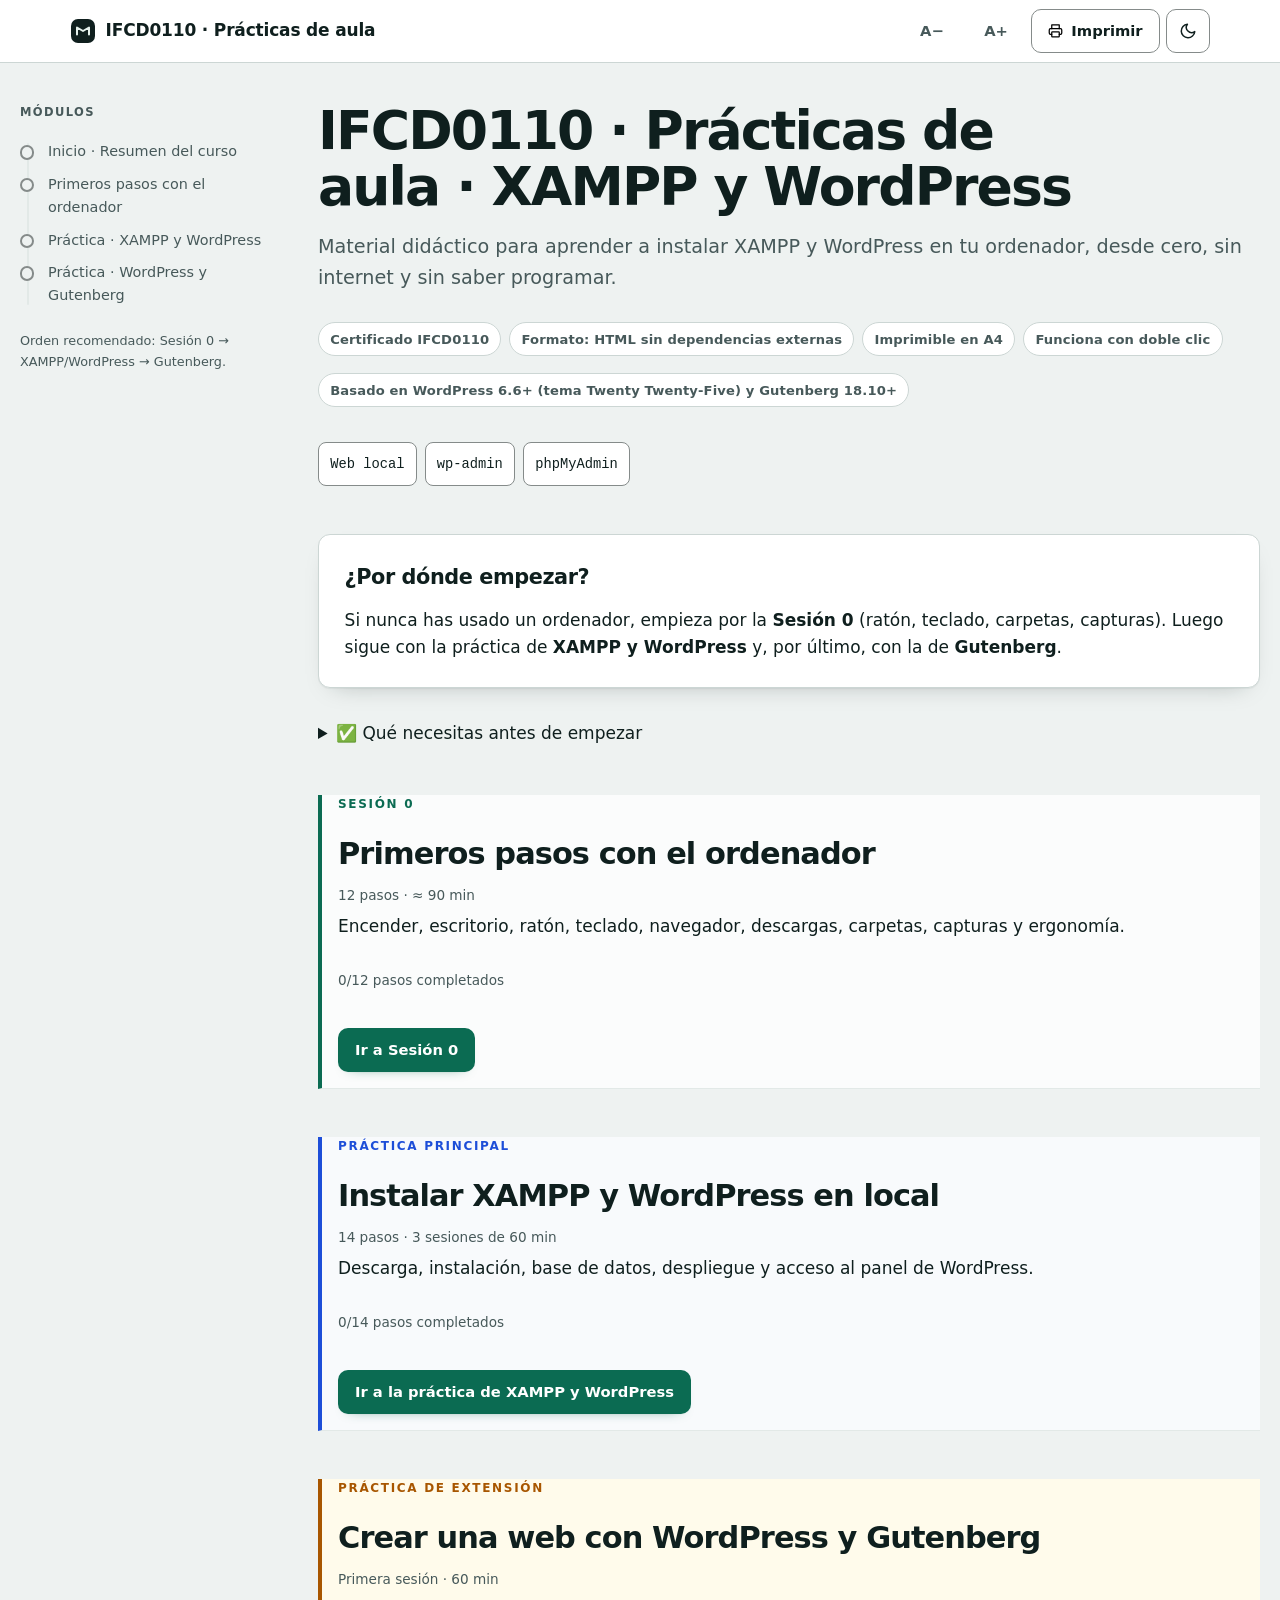
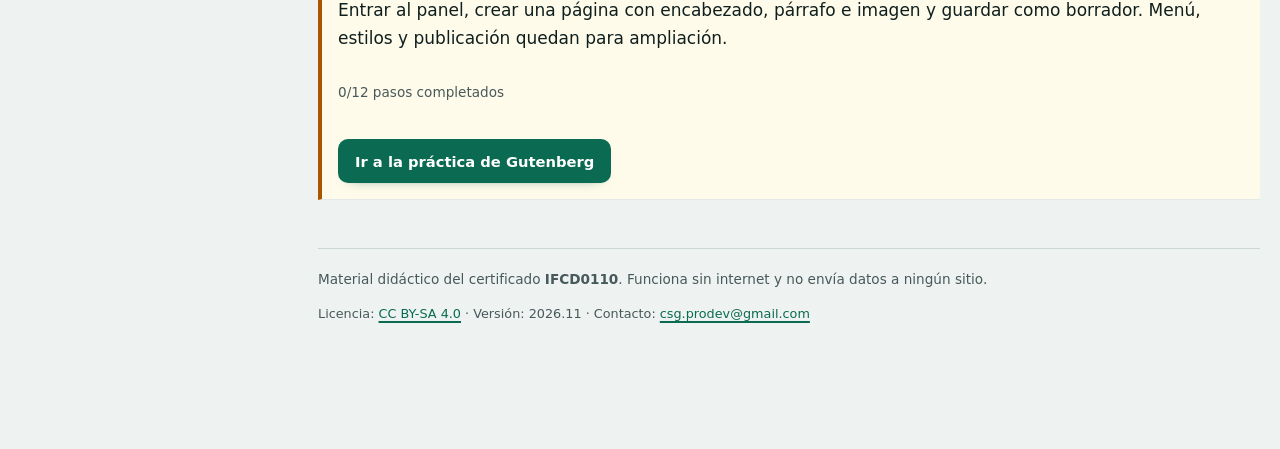
<file: index.html>
<!doctype html>
<html lang="es">
  <head>
    <meta charset="utf-8" />
    <meta name="viewport" content="width=device-width, initial-scale=1" />
    <meta name="color-scheme" content="light dark" />
    <meta name="wordpress-version" content="6.6+" />
    <meta name="gutenberg-version" content="18.10+" />
    <title>IFCD0110 · Prácticas de aula · XAMPP y WordPress</title>
    <link rel="stylesheet" href="assets/css/shared.css" />
    <link rel="icon" type="image/svg+xml" href="assets/svg/favicon.svg" />
    <script>
      try {
        var t = localStorage.getItem("ifct0510-theme.v1");
        if (t === "light" || t === "dark") {
          document.documentElement.setAttribute("data-theme", t);
        }
      } catch (e) {}
    </script>
  </head>
  <body>
    <a class="skip" href="#contenido">Saltar al contenido</a>
    <header class="topbar">
      <div class="topbar__in">
        <div class="brand">
          <img src="assets/svg/logo.svg" width="26" height="26" alt="" aria-hidden="true" />
          <span>IFCD0110 · Prácticas de aula</span>
        </div>
        <div class="tools">
          <button class="btn btn--quiet noprint" type="button" id="font-minus" aria-label="Reducir el tamaño de la letra">A−</button>
          <button class="btn btn--quiet noprint" type="button" id="font-plus" aria-label="Aumentar el tamaño de la letra">A+</button>
          <button class="btn" type="button" id="print-btn"><img src="assets/svg/print.svg" width="15" height="15" alt="" aria-hidden="true" /> Imprimir</button>
          <button class="btn theme-toggle noprint" type="button" id="theme-toggle" aria-label="Cambiar a tema oscuro" title="Cambiar a tema oscuro">
            <svg class="theme-toggle__moon" width="18" height="18" viewBox="0 0 24 24" fill="none" stroke="currentColor" stroke-width="2" stroke-linecap="round" stroke-linejoin="round" aria-hidden="true"><path d="M21 12.79A9 9 0 1 1 11.21 3 7 7 0 0 0 21 12.79z" /></svg>
            <svg class="theme-toggle__sun" width="18" height="18" viewBox="0 0 24 24" fill="none" stroke="currentColor" stroke-width="2" stroke-linecap="round" stroke-linejoin="round" aria-hidden="true"><circle cx="12" cy="12" r="4" /><path d="M12 2v2M12 20v2M4.9 4.9l1.4 1.4M17.7 17.7l1.4 1.4M2 12h2M20 12h2M6.3 17.7l-1.4 1.4M19.1 4.9l-1.4 1.4" /></svg>
          </button>
        </div>
      </div>
    </header>
    <div class="shell">
      <nav class="rail noprint" aria-label="Módulos del curso">
        <h2>Módulos</h2>
        <ol>
          <li><a href="index.html" aria-current="page">Inicio · Resumen del curso</a></li>
          <li><a href="sesion-0/index.html">Primeros pasos con el ordenador</a></li>
          <li><a href="practica-xampp/index.html">Práctica · XAMPP y WordPress</a></li>
          <li><a href="practica-gutenberg/index.html">Práctica · WordPress y Gutenberg</a></li>
        </ol>
        <p class="rail__intro">Orden recomendado: Sesión 0 → XAMPP/WordPress → Gutenberg.</p>
      </nav>
      <main id="contenido" tabindex="-1">
        <section class="hero">
          <h1>IFCD0110 · Prácticas de aula · XAMPP y WordPress</h1>
          <p class="lead">Material didáctico para aprender a instalar XAMPP y WordPress en tu ordenador, desde cero, sin internet y sin saber programar.</p>
          <ul class="meta">
            <li>Certificado IFCD0110</li>
            <li>Formato: HTML sin dependencias externas</li>
            <li>Imprimible en A4</li>
            <li>Funciona con doble clic</li>
            <li>Basado en <strong>WordPress 6.6+</strong> (tema Twenty Twenty-Five) y <strong>Gutenberg 18.10+</strong></li>
          </ul>
          <div class="chiprow" style="margin-top:1rem">
            <button class="chip" data-copy="http://localhost/miwordpress/"><span>Web local</span></button>
            <button class="chip" data-copy="http://localhost/miwordpress/wp-admin/"><span>wp-admin</span></button>
            <button class="chip" data-copy="http://localhost/phpmyadmin/"><span>phpMyAdmin</span></button>
          </div>
        </section>
        <div class="block">
          <h2>¿Por dónde empezar?</h2>
          <p>Si nunca has usado un ordenador, empieza por la <strong>Sesión 0</strong> (ratón, teclado, carpetas, capturas). Luego sigue con la práctica de <strong>XAMPP y WordPress</strong> y, por último, con la de <strong>Gutenberg</strong>.</p>
        </div>
        <details class="preflight" style="margin:2rem 0">
          <summary>✅ Qué necesitas antes de empezar</summary>
          <ul style="margin:1rem 0 0 1.4em; padding:0; list-style:disc">
            <li>Windows 10/11, macOS 12+, o Linux (probado en Ubuntu 22.04)</li>
            <li>2 GB RAM libres · 1 GB disco · Pantalla 1366×768 mínimo</li>
            <li>Navegador actual (Chrome/Edge/Firefox/Safari) · <strong>Sin internet necesario</strong></li>
            <li>Permisos de administrador (para instalar XAMPP)</li>
          </ul>
        </details>
        <section class="part part--sesion-0">
          <span class="part__k">Sesión 0</span>
          <div class="part__content">
            <h2>Primeros pasos con el ordenador</h2>
            <span class="part__time">12 pasos · ≈ 90 min</span>
            <p>Encender, escritorio, ratón, teclado, navegador, descargas, carpetas, capturas y ergonomía.</p>
            <span class="part__progress" aria-live="polite" style="font-size:.85rem; color:var(--ink-2); margin-top:.4rem;"><span id="prog-sesion0">0/12</span> pasos completados</span>
          </div>
          <div class="part__actions">
            <a class="btn btn--solid" href="sesion-0/index.html" id="cta-sesion0">Ir a Sesión 0</a>
            <a class="btn btn--quiet" href="" id="continue-sesion0" style="display:none" aria-label="Continuar donde lo dejaste"></a>
          </div>
        </section>
        <section class="part part--xampp">
          <span class="part__k">Práctica principal</span>
          <div class="part__content">
            <h2>Instalar XAMPP y WordPress en local</h2>
            <span class="part__time">14 pasos · 3 sesiones de 60 min</span>
            <p>Descarga, instalación, base de datos, despliegue y acceso al panel de WordPress.</p>
            <span class="part__progress" aria-live="polite" style="font-size:.85rem; color:var(--ink-2); margin-top:.4rem;"><span id="prog-xampp">0/14</span> pasos completados</span>
          </div>
          <div class="part__actions">
            <a class="btn btn--solid" href="practica-xampp/index.html" id="cta-xampp">Ir a la práctica de XAMPP y WordPress</a>
            <a class="btn btn--quiet" href="" id="continue-xampp" style="display:none" aria-label="Continuar donde lo dejaste"></a>
          </div>
        </section>
        <section class="part part--gutenberg">
          <span class="part__k">Práctica de extensión</span>
          <div class="part__content">
            <h2>Crear una web con WordPress y Gutenberg</h2>
            <span class="part__time">Primera sesión · 60 min</span>
            <p>Entrar al panel, crear una página con encabezado, párrafo e imagen y guardar como borrador. Menú, estilos y publicación quedan para ampliación.</p>
            <span class="part__progress" aria-live="polite" style="font-size:.85rem; color:var(--ink-2); margin-top:.4rem;"><span id="prog-gutenberg">0/12</span> pasos completados</span>
          </div>
          <div class="part__actions">
            <a class="btn btn--solid" href="practica-gutenberg/index.html" id="cta-gutenberg">Ir a la práctica de Gutenberg</a>
            <a class="btn btn--quiet" href="" id="continue-gutenberg" style="display:none" aria-label="Continuar donde lo dejaste"></a>
          </div>
        </section>
        <footer class="end">
          <p>Material didáctico del certificado <strong>IFCD0110</strong>. Funciona sin internet y no envía datos a ningún sitio.</p>
          <p style="margin-top:.5rem; font-size:.8rem; color:var(--ink-2);">Licencia: <a href="https://creativecommons.org/licenses/by-sa/4.0/" rel="license">CC BY-SA 4.0</a> · Versión: 2026.11 · Contacto: <a href="mailto:csg.prodev@gmail.com">csg.prodev@gmail.com</a></p>
        </footer>
      </main>
    </div>
    <button class="back-to-top" aria-label="Volver arriba" hidden><svg viewBox="0 0 24 24" fill="none" stroke="currentColor" stroke-width="2" stroke-linecap="round" stroke-linejoin="round" aria-hidden="true"><path d="M18 15l-6-6-6 6" /></svg></button>
    <script>window.IFCD0110={key:"ifct0510-portada-progress.v1",fontKey:"ifct0510-portada-font.v1",total:0,sizes:["100%","112.5%","125%","137.5%"]};</script>
    <script src="assets/js/shared.js"></script>
    <script>
      (function(){
        var modules=[{key:'ifct0510-sesion-0-progress.v3',total:12,badgeId:'prog-sesion0',continueId:'continue-sesion0',baseHref:'sesion-0/index.html'},{key:'ifct0510-xampp-progress.v3',total:14,badgeId:'prog-xampp',continueId:'continue-xampp',baseHref:'practica-xampp/index.html'},{key:'ifct0510-gutenberg-progress.v3',total:12,badgeId:'prog-gutenberg',continueId:'continue-gutenberg',baseHref:'practica-gutenberg/index.html'}];
        modules.forEach(function(m){var raw=null;try{raw=localStorage.getItem(m.key);}catch(e){}if(!raw)return;var parsed=null;try{parsed=JSON.parse(raw);}catch(e){}if(!Array.isArray(parsed))return;var done=parsed.length;var badge=document.getElementById(m.badgeId);if(badge)badge.textContent=done+'/'+m.total;if(done>0&&done<m.total){var nextStep=done+1;var continueBtn=document.getElementById(m.continueId);if(continueBtn){continueBtn.href=m.baseHref+'#paso-'+nextStep;continueBtn.textContent='Continuar en Paso '+nextStep+' →';continueBtn.style.display='inline-flex';continueBtn.setAttribute('aria-label','Continuar en Paso '+nextStep+' de '+m.baseHref);}}});
      })();
    </script>
  </body>
</html>
</file>
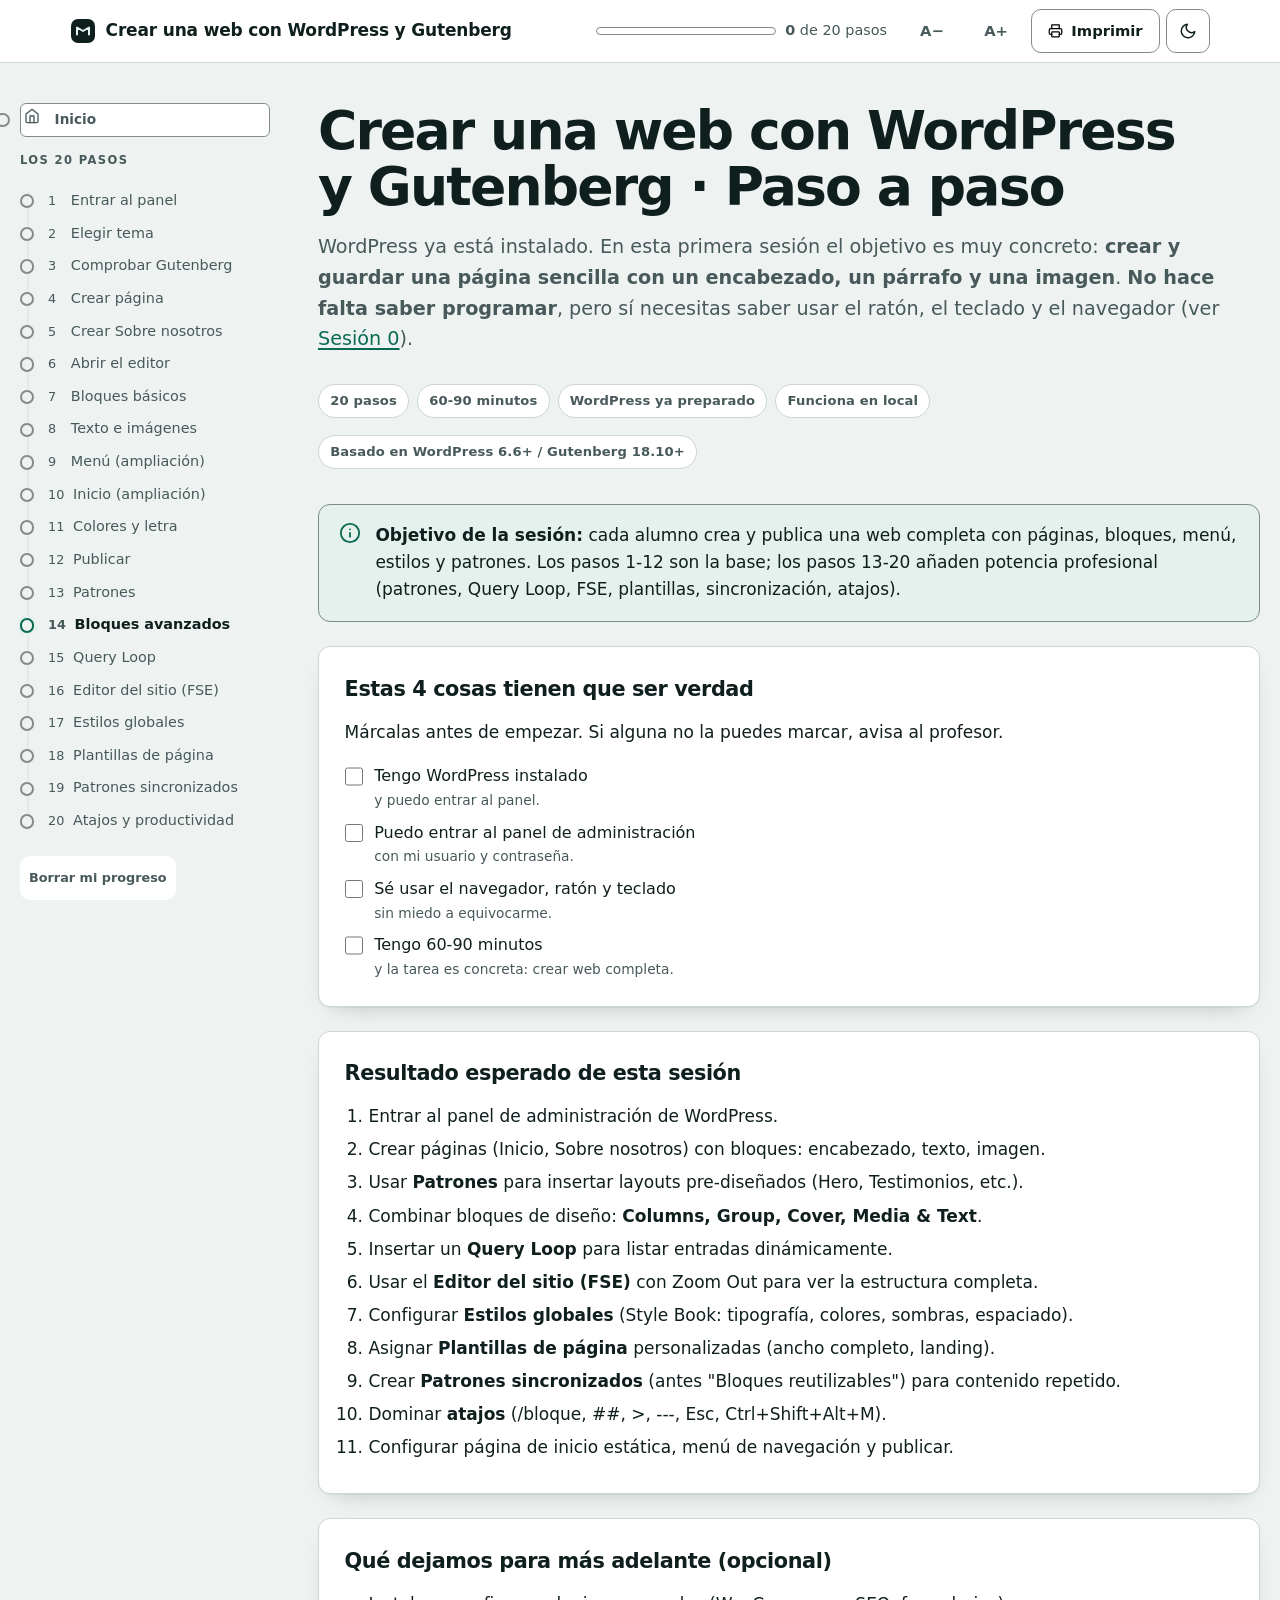
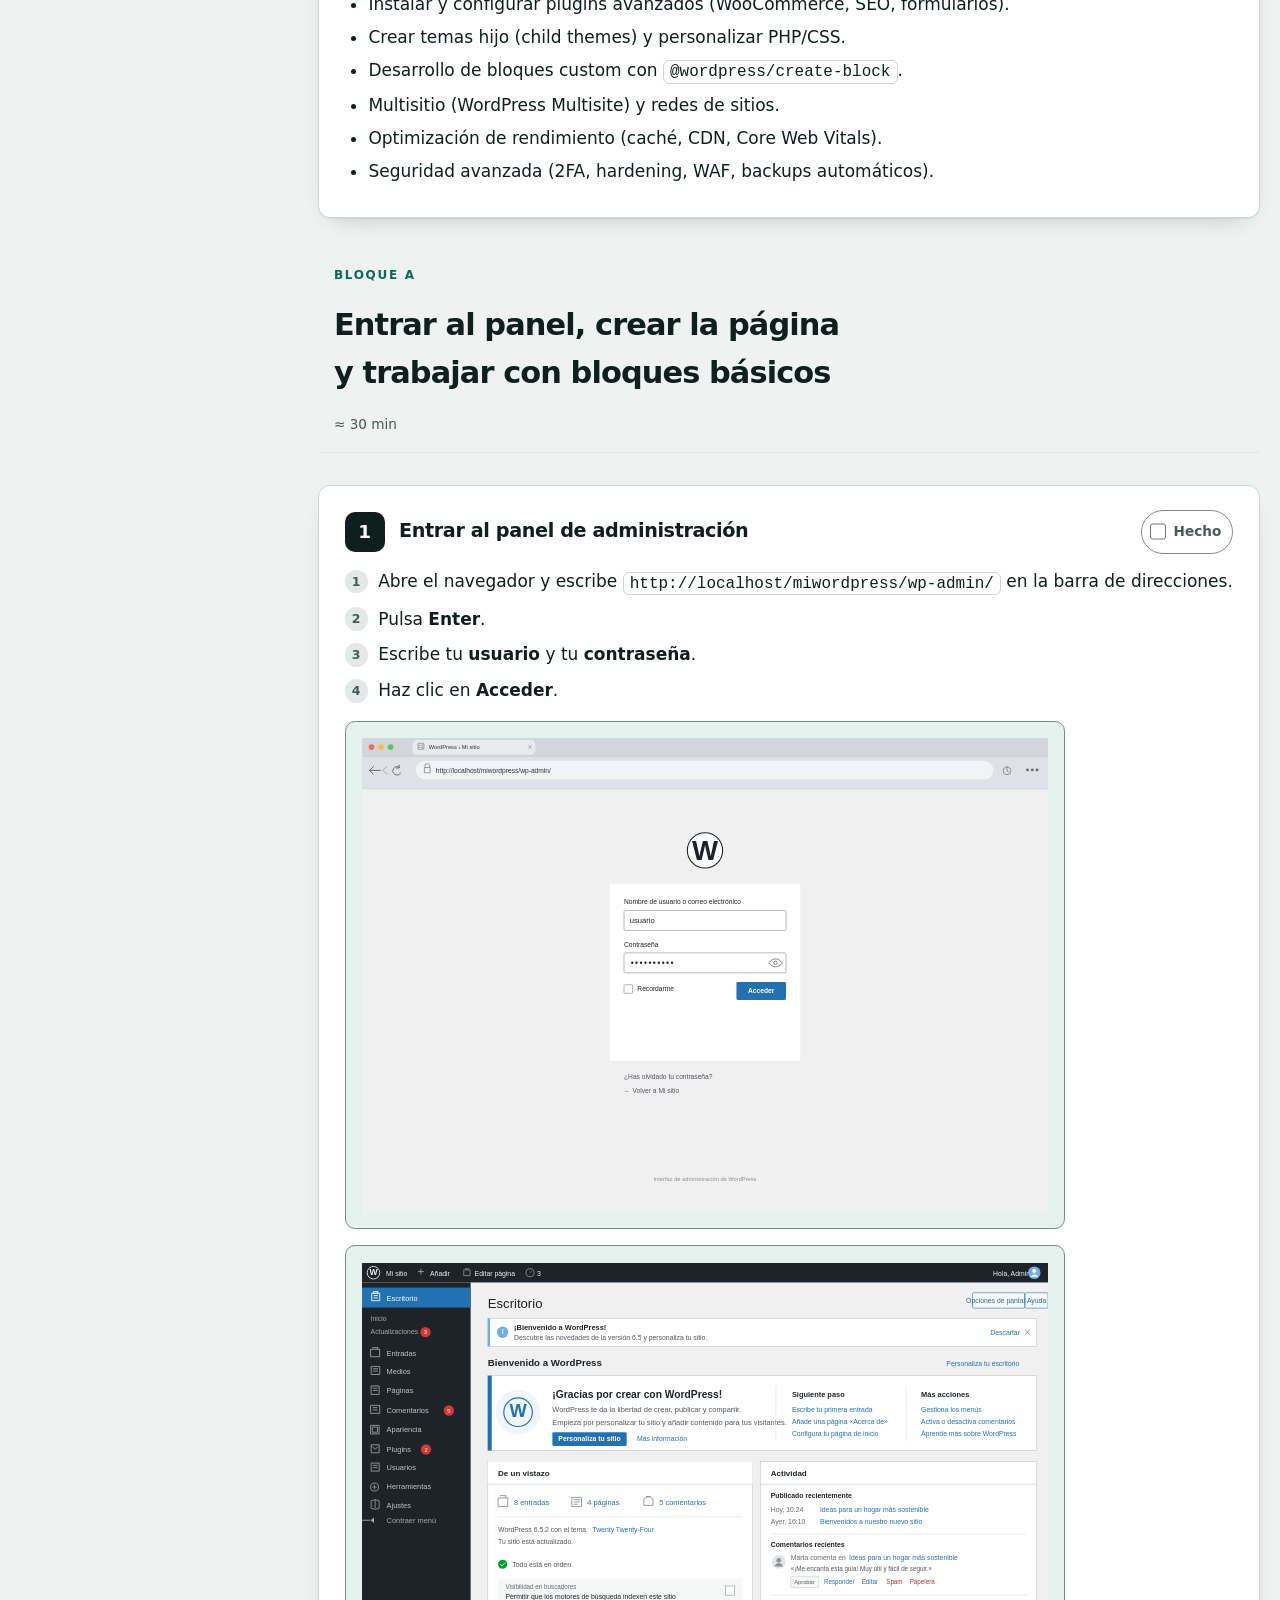
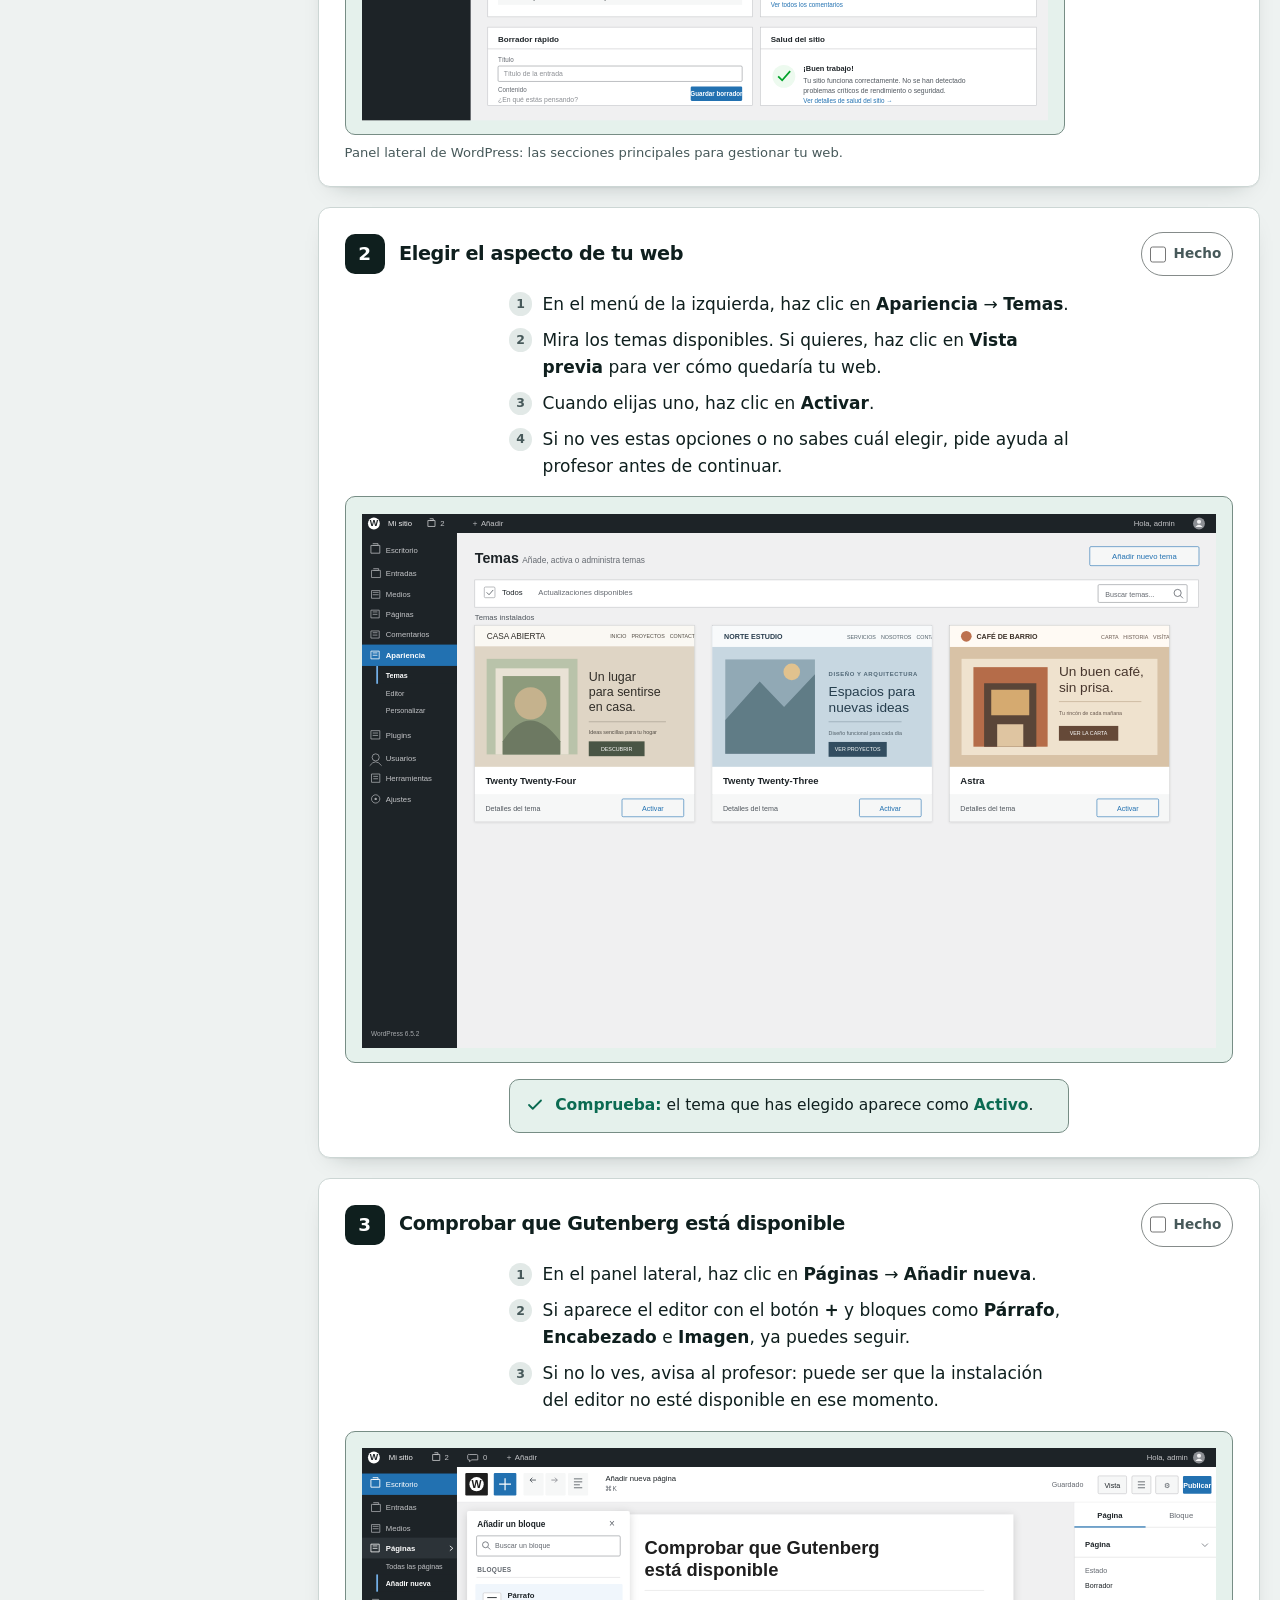
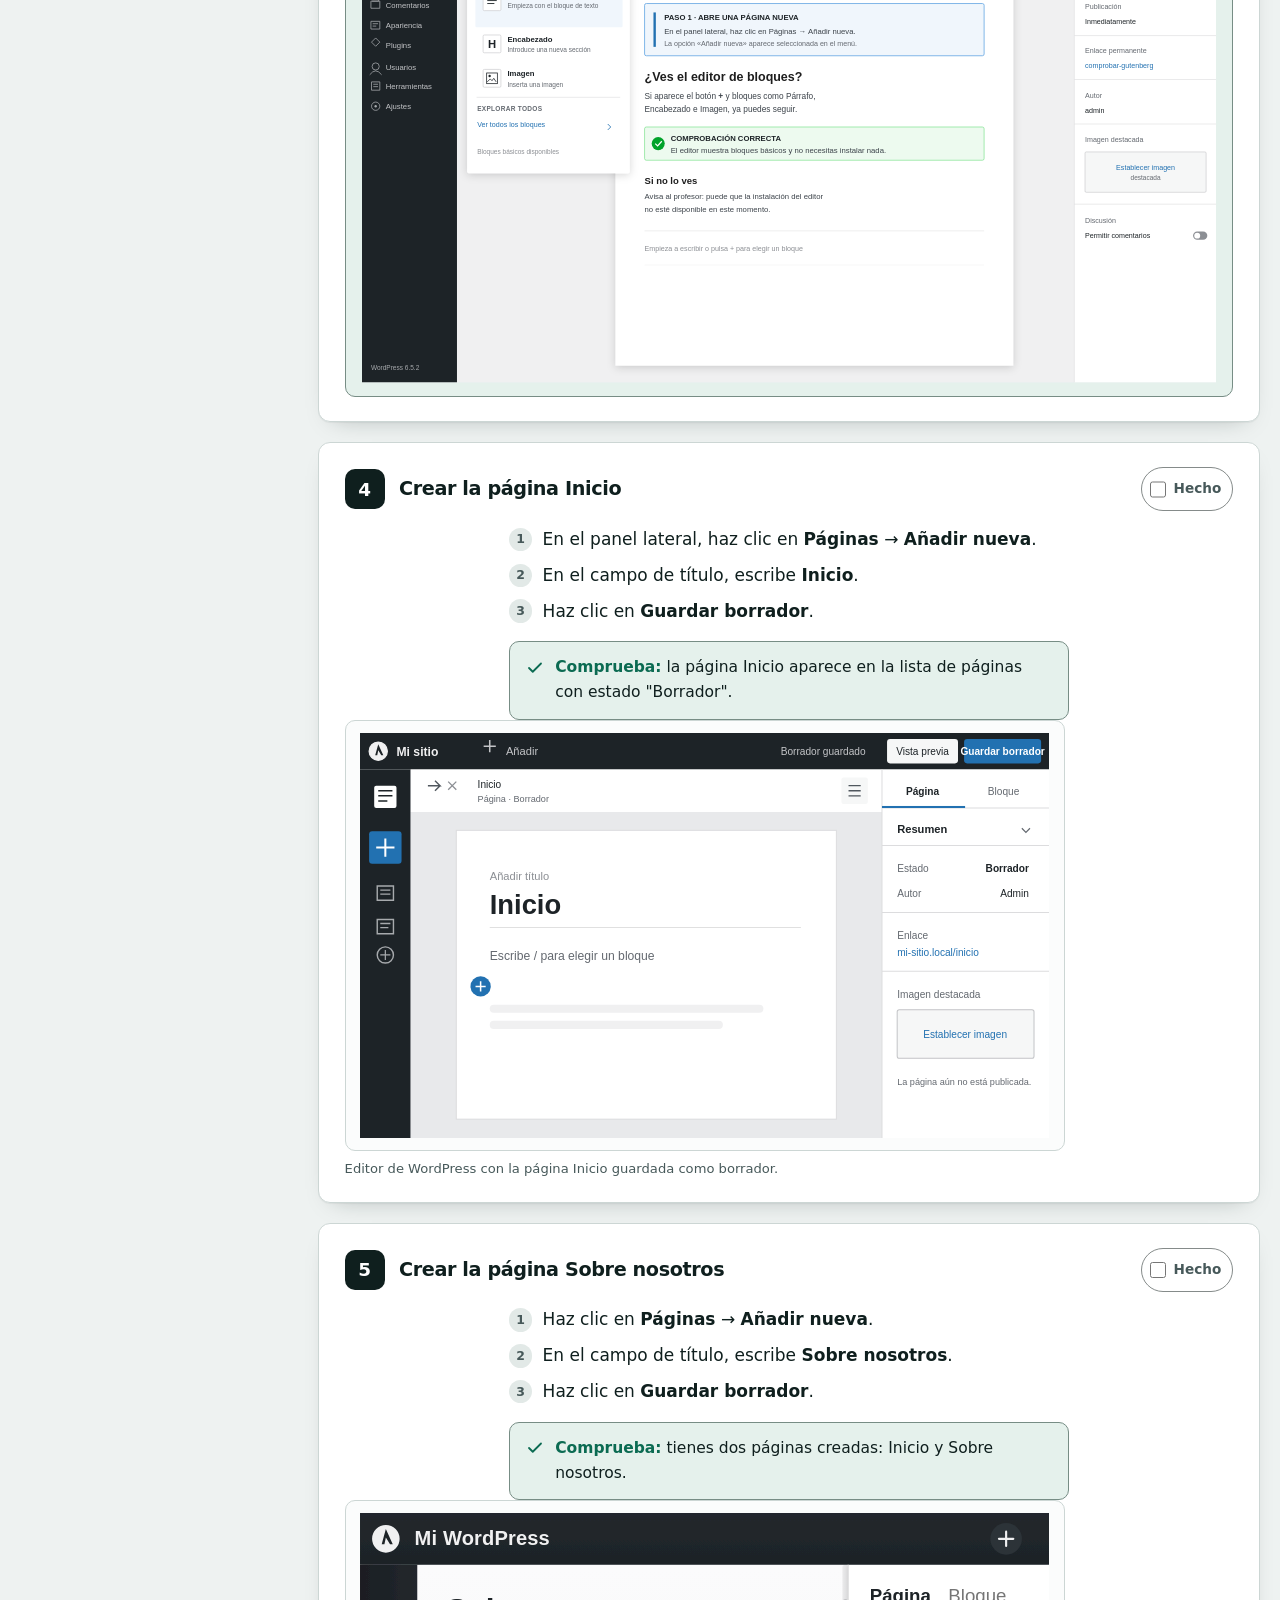
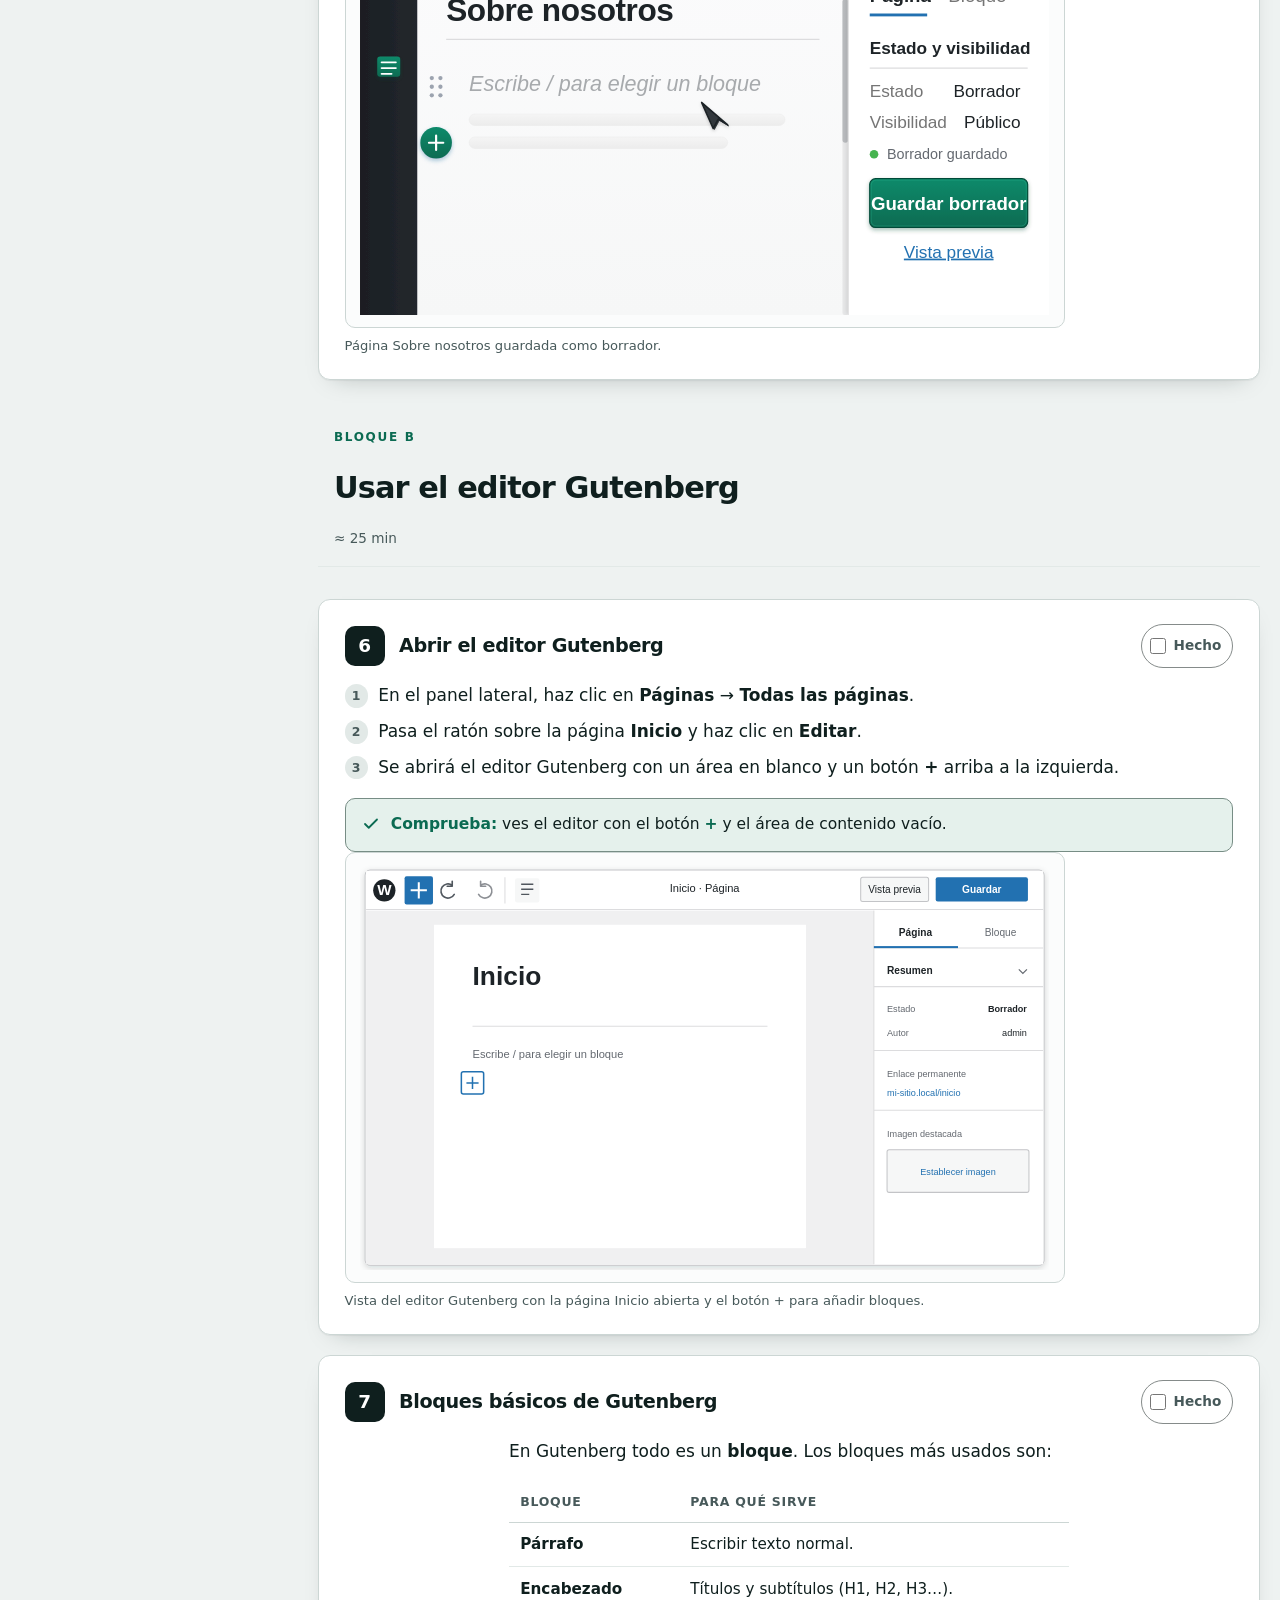
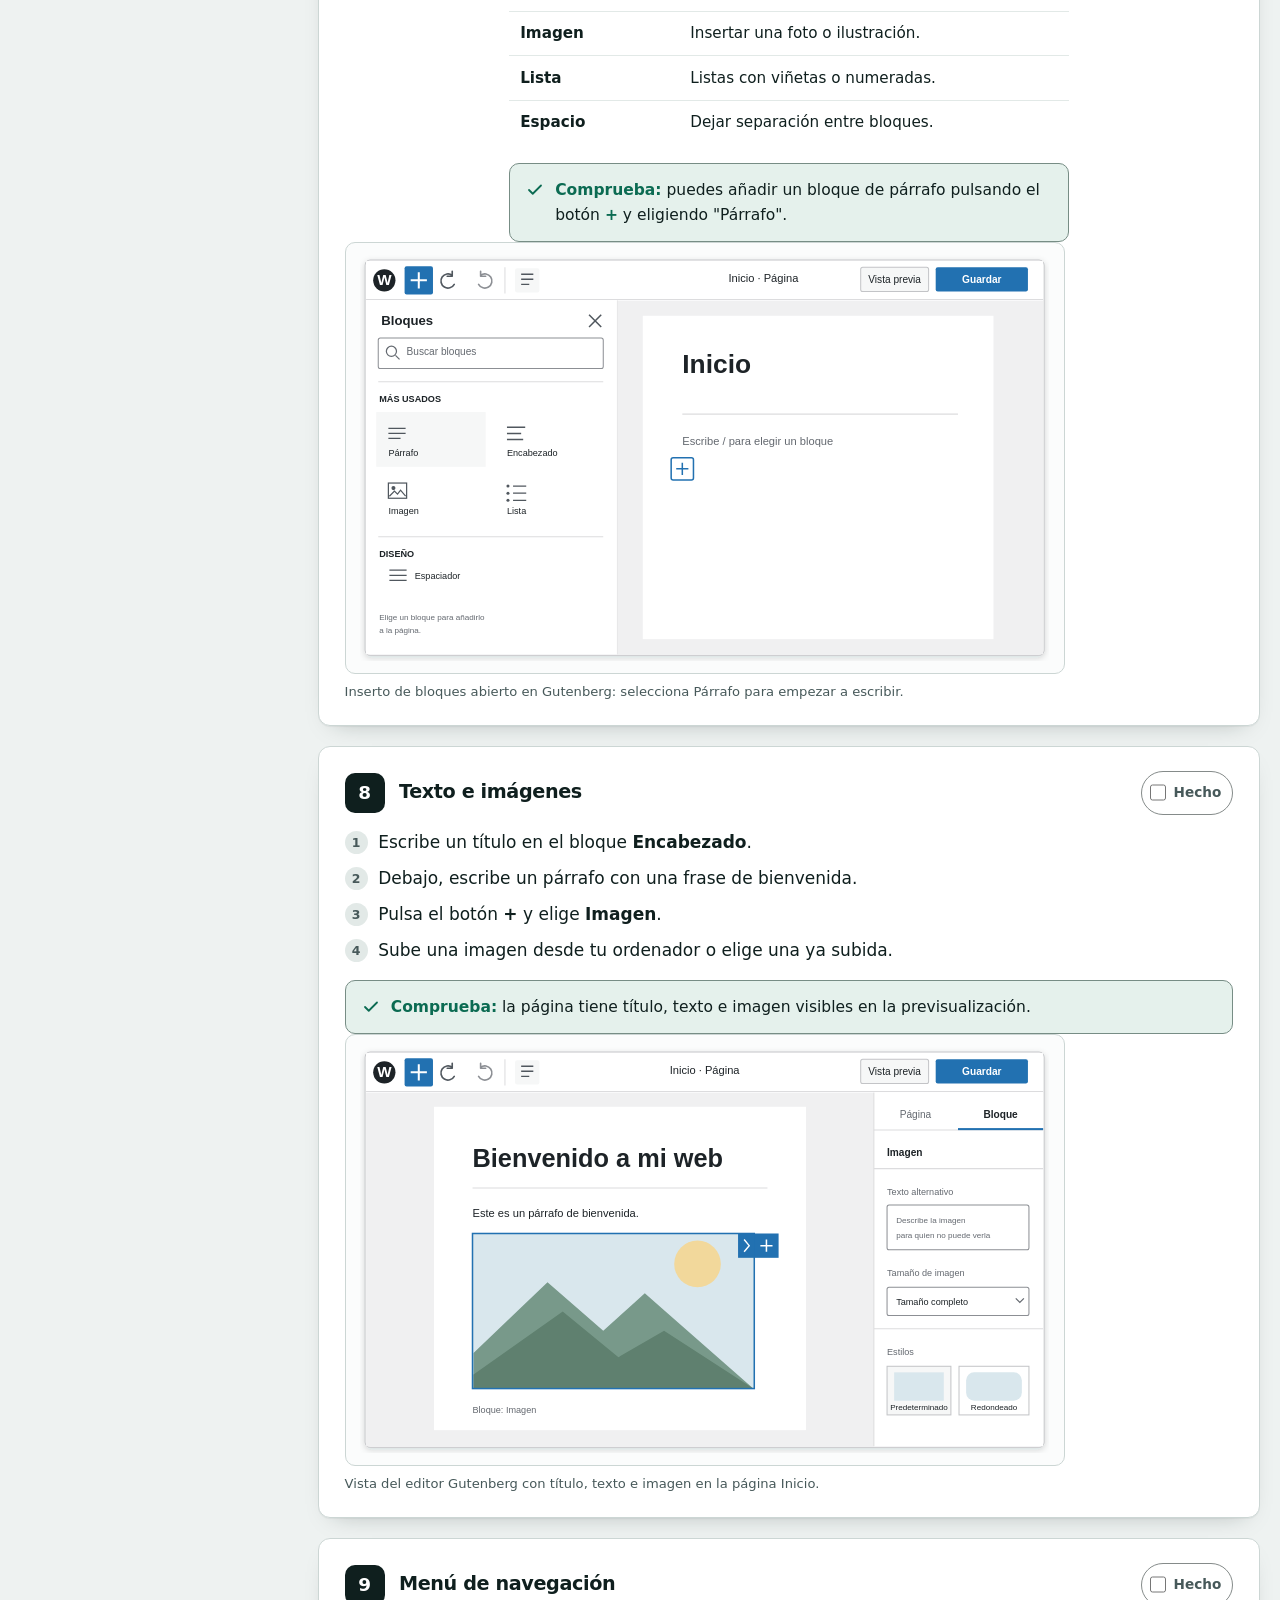
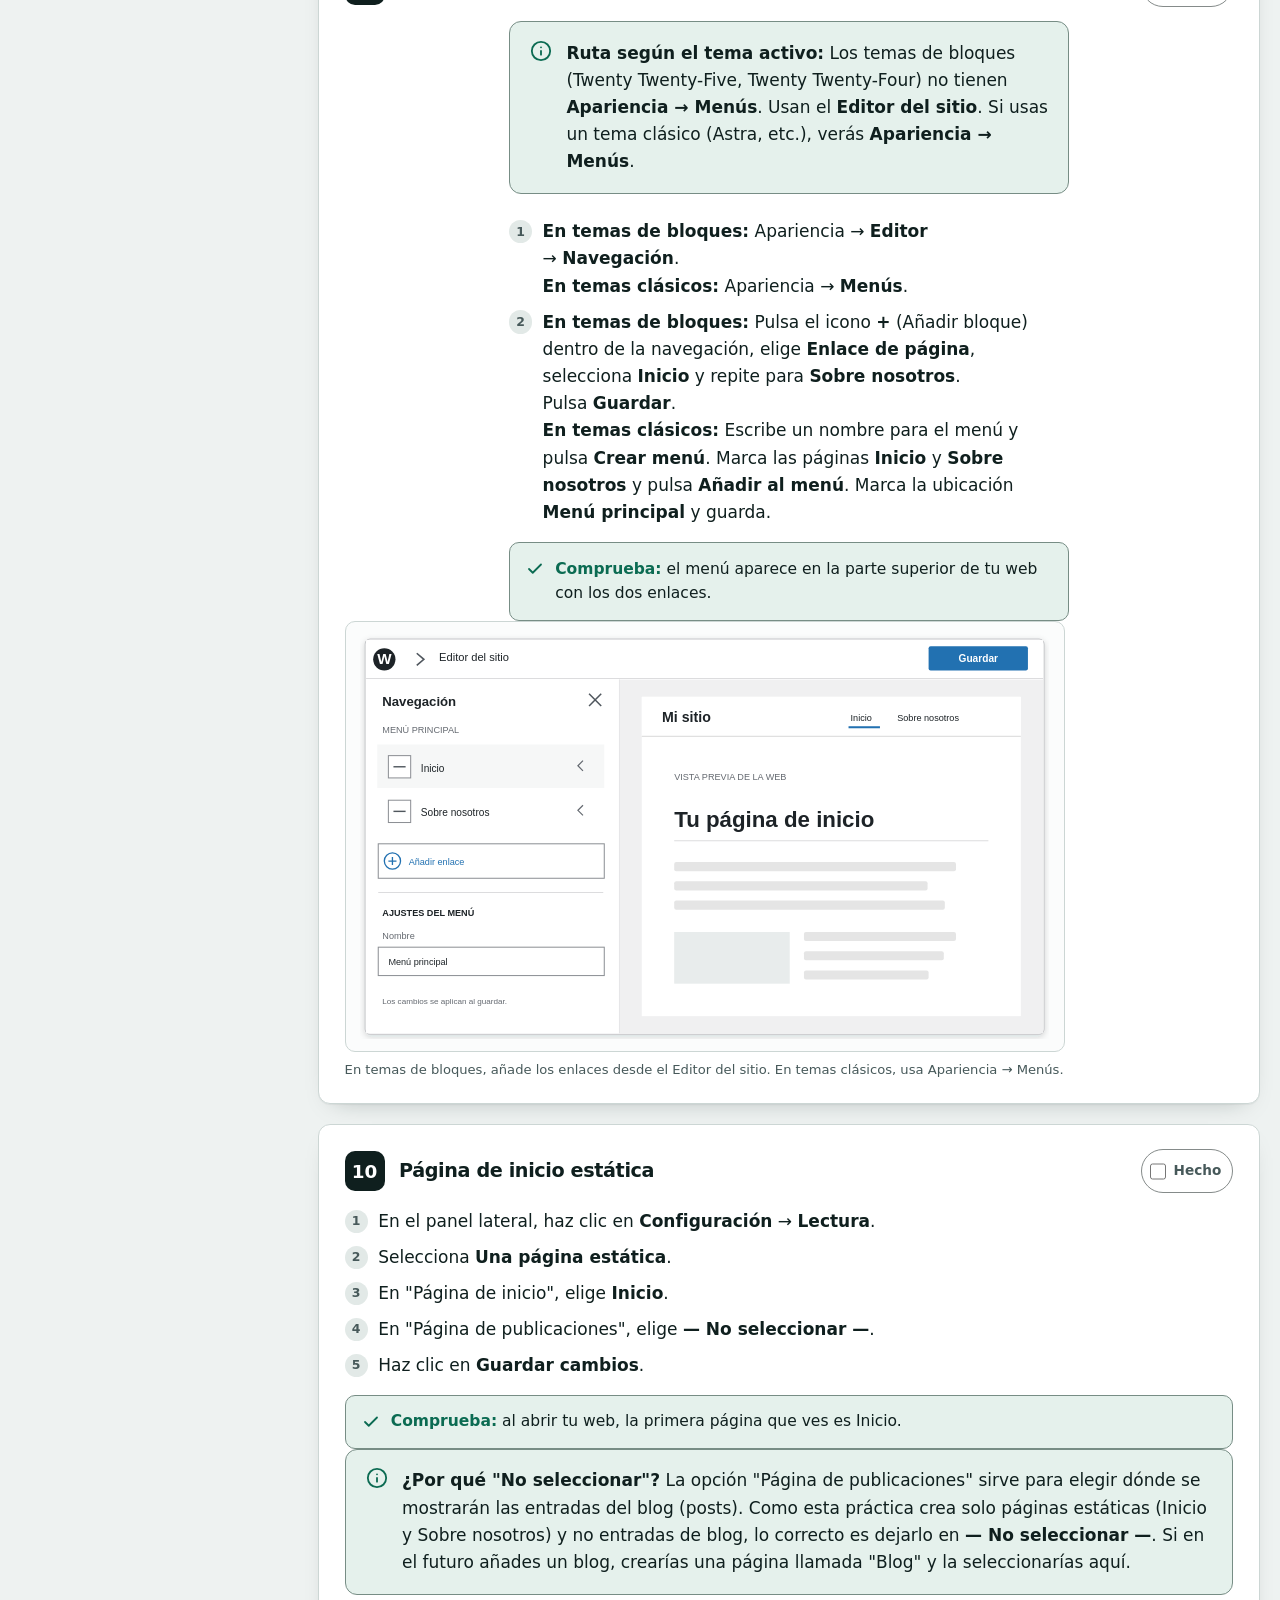
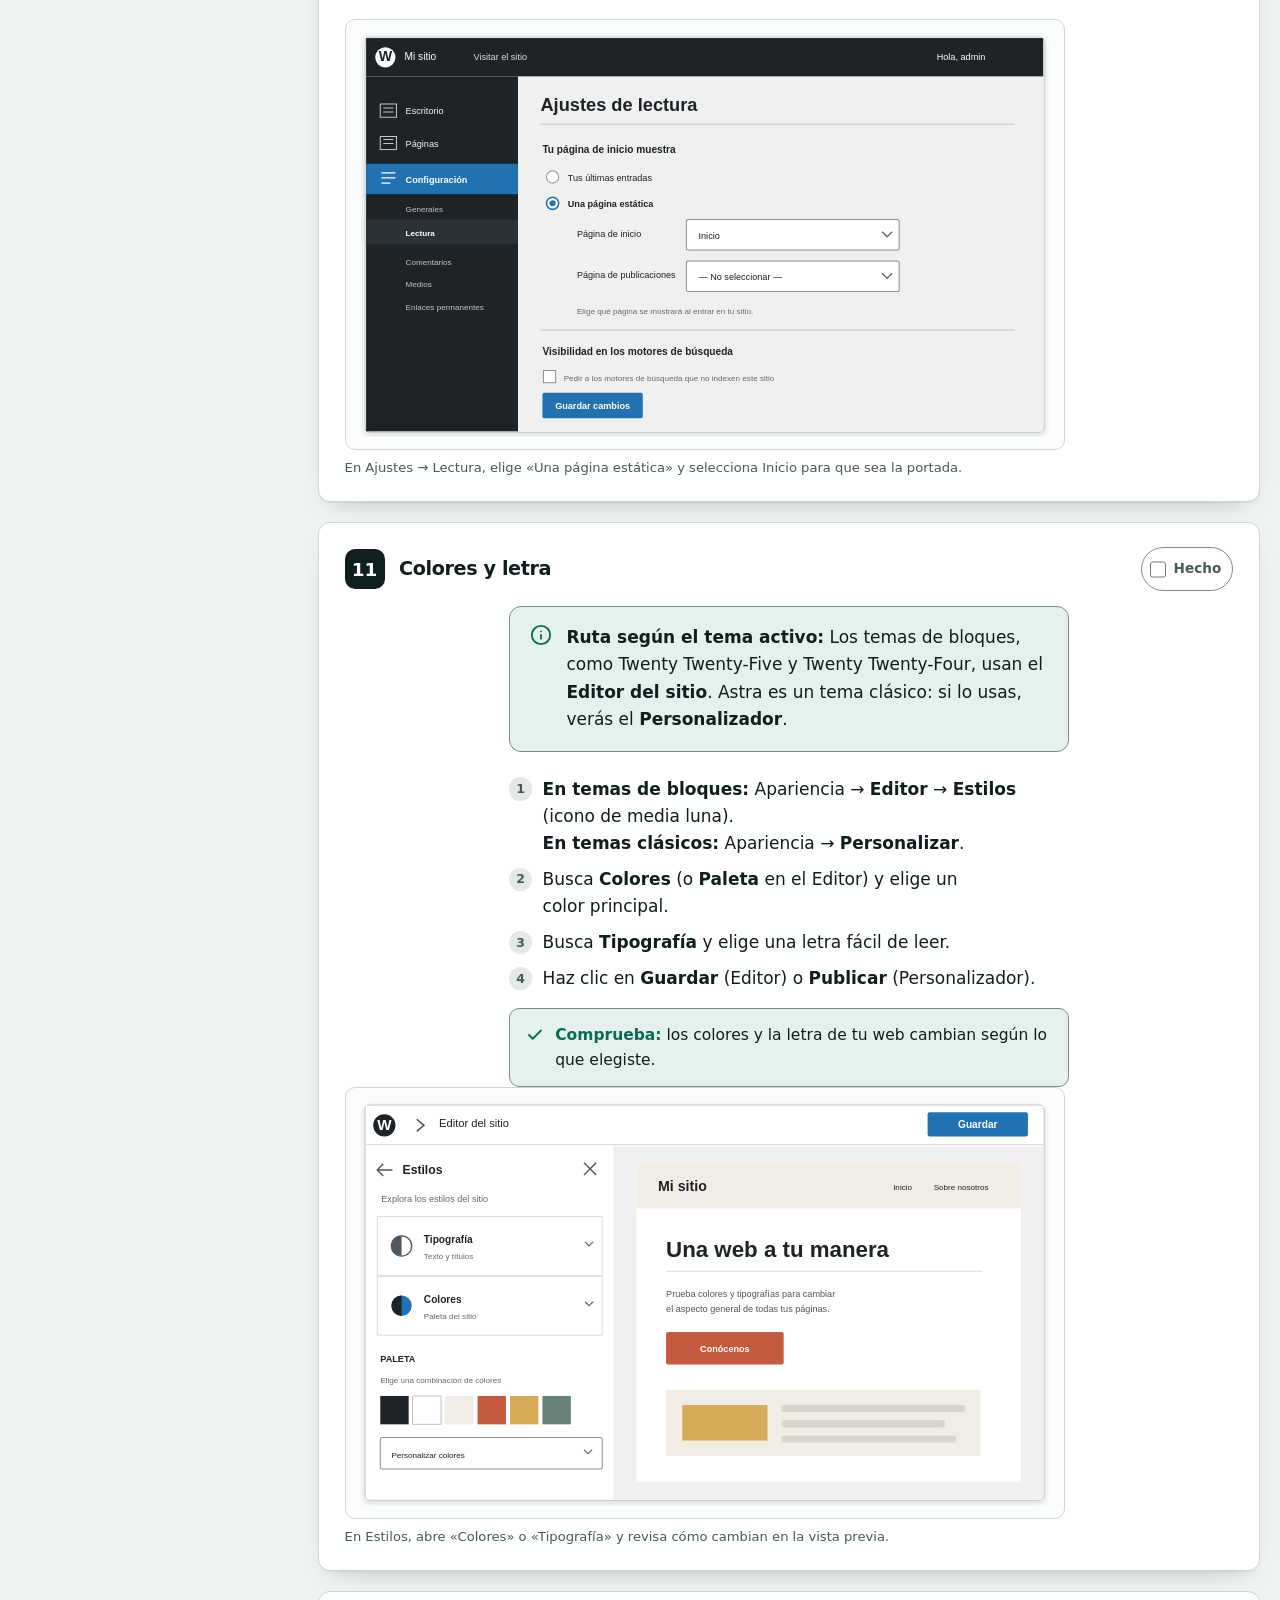
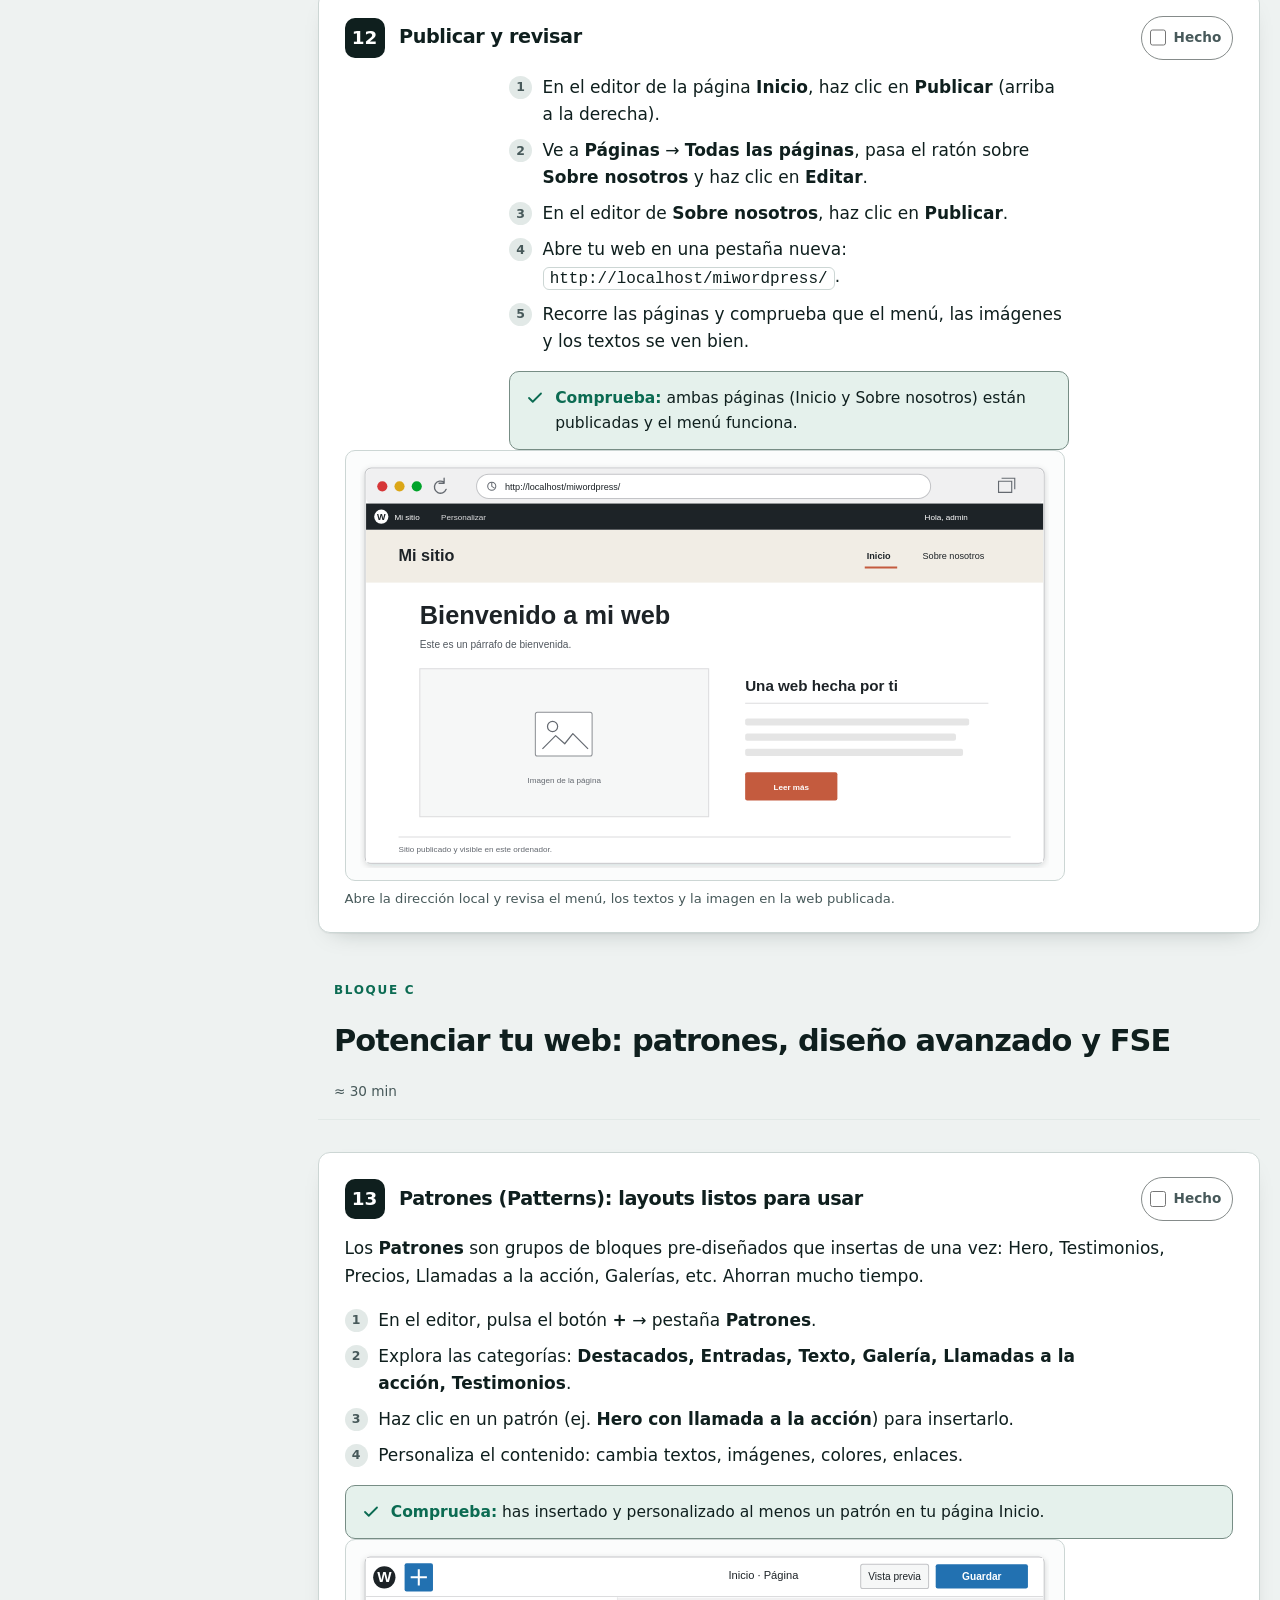
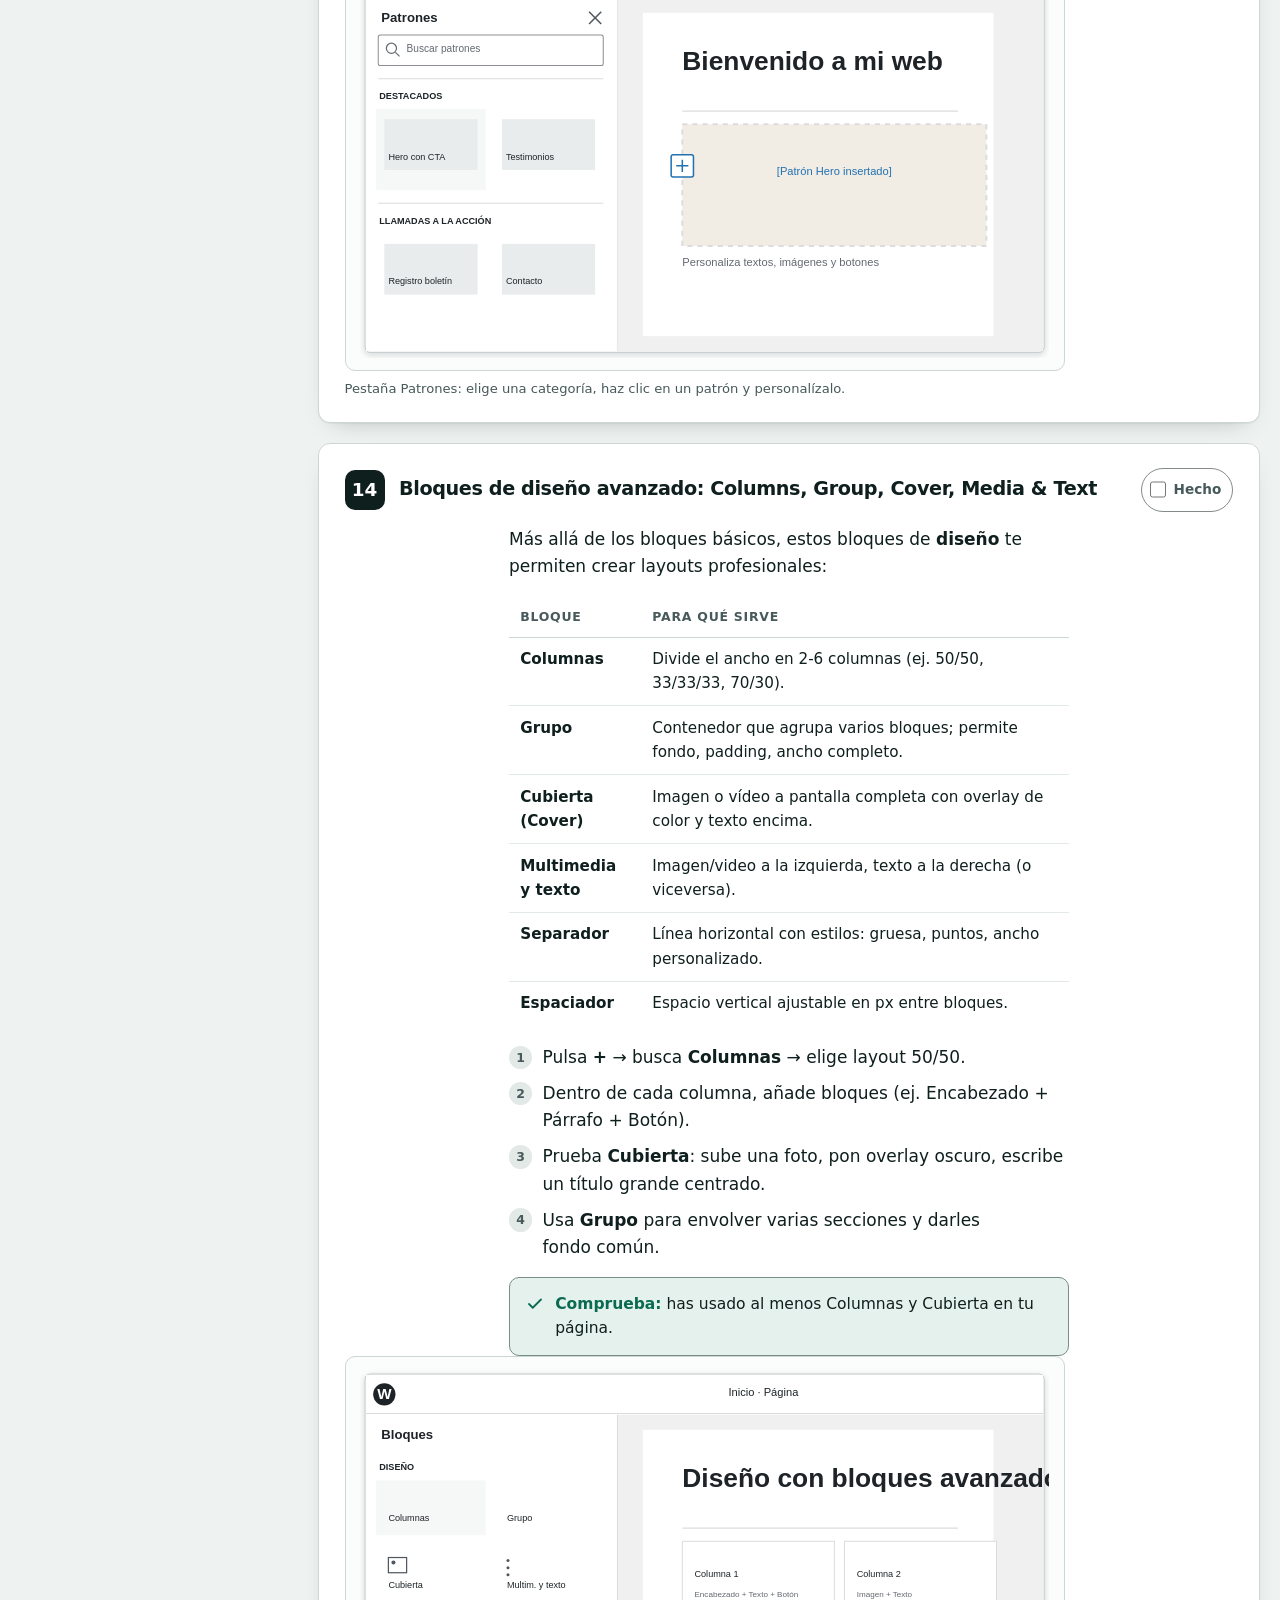
<file: practica-gutenberg/index.html>
﻿<!DOCTYPE html>
<html lang="es">
<head>
<meta charset="utf-8">
<meta name="viewport" content="width=device-width, initial-scale=1">
<meta name="color-scheme" content="light dark">
<title>Crear una web con WordPress y Gutenberg · Paso a paso</title>
<link rel="stylesheet" href="../assets/css/shared.css">
<link rel="icon" type="image/svg+xml" href="../assets/svg/favicon.svg">
<script>
  /* Aplica el tema guardado antes del primer pintado, para que la pagina no
     parpadee al abrirla. Si no hay tema guardado, el CSS usa la preferencia
     del sistema: esta pagina tambien funciona sin JavaScript. */
  try {
    var t = localStorage.getItem("ifct0510-theme.v1");
    if (t === "light" || t === "dark") {
      document.documentElement.setAttribute("data-theme", t);
    }
  } catch (e) {}
</script>
</head>
<body>
<a class="skip" href="#contenido">Saltar al contenido</a>

<header class="topbar">
  <div class="topbar__in">
    <div class="brand">
      <img src="../assets/svg/logo.svg" width="26" height="26" alt="" aria-hidden="true">
      <span>Crear una web con WordPress y Gutenberg</span>
    </div>
    <div class="meter" role="group" aria-label="Progreso de la sesión">
      <div class="meter__track" aria-hidden="true"><div class="meter__fill" id="bar"></div></div>
      <span><b id="count">0</b> de <span id="total">20</span> pasos</span>
    </div>
    <div class="tools">
      <button class="btn btn--quiet noprint" type="button" id="font-minus" aria-label="Reducir el tamaño de la letra">A−</button>
      <button class="btn btn--quiet noprint" type="button" id="font-plus" aria-label="Aumentar el tamaño de la letra">A+</button>
      <button class="btn" type="button" id="print-btn">
        <img src="../assets/svg/print.svg" width="15" height="15" alt="" aria-hidden="true">
        Imprimir
      </button>
      <button class="btn theme-toggle noprint" type="button" id="theme-toggle" aria-label="Cambiar a tema oscuro" title="Cambiar a tema oscuro">
        <svg class="theme-toggle__moon" width="18" height="18" viewBox="0 0 24 24" fill="none" stroke="currentColor" stroke-width="2" stroke-linecap="round" stroke-linejoin="round" aria-hidden="true"><path d="M21 12.79A9 9 0 1 1 11.21 3 7 7 0 0 0 21 12.79z"/></svg>
        <svg class="theme-toggle__sun" width="18" height="18" viewBox="0 0 24 24" fill="none" stroke="currentColor" stroke-width="2" stroke-linecap="round" stroke-linejoin="round" aria-hidden="true"><circle cx="12" cy="12" r="4"/><path d="M12 2v2M12 20v2M4.9 4.9l1.4 1.4M17.7 17.7l1.4 1.4M2 12h2M20 12h2M6.3 17.7l-1.4 1.4M19.1 4.9l-1.4 1.4"/></svg>
      </button>
    </div>
  </div>
</header>

<div class="shell">
  <nav class="rail noprint" aria-label="Índice de pasos">
    <a class="rail__home" href="../index.html" aria-label="Volver a la portada">
      <svg width="16" height="16" viewBox="0 0 24 24" fill="none" stroke="currentColor" stroke-width="2" stroke-linecap="round" stroke-linejoin="round" aria-hidden="true"><path d="M3 9l9-7 9 7v11a2 2 0 0 1-2 2H5a2 2 0 0 1-2-2z"/><polyline points="9 22 9 12 15 12 15 22"/></svg>
      Inicio
    </a>
    <h2>Los 20 pasos</h2>
    <div class="rail__progress">
      <ol id="rail-list">
        <li><a href="#paso-1" data-target="1"><span class="n">1</span> Entrar al panel</a></li>
        <li><a href="#paso-2" data-target="2"><span class="n">2</span> Elegir tema</a></li>
        <li><a href="#paso-3" data-target="3"><span class="n">3</span> Comprobar Gutenberg</a></li>
        <li><a href="#paso-4" data-target="4"><span class="n">4</span> Crear página</a></li>
        <li><a href="#paso-5" data-target="5"><span class="n">5</span> Crear Sobre nosotros</a></li>
        <li><a href="#paso-6" data-target="6"><span class="n">6</span> Abrir el editor</a></li>
        <li><a href="#paso-7" data-target="7"><span class="n">7</span> Bloques básicos</a></li>
        <li><a href="#paso-8" data-target="8"><span class="n">8</span> Texto e imágenes</a></li>
        <li><a href="#paso-9" data-target="9"><span class="n">9</span> Menú (ampliación)</a></li>
        <li><a href="#paso-10" data-target="10"><span class="n">10</span> Inicio (ampliación)</a></li>
        <li><a href="#paso-11" data-target="11"><span class="n">11</span> Colores y letra</a></li>
        <li><a href="#paso-12" data-target="12"><span class="n">12</span> Publicar</a></li>
        <li><a href="#paso-13" data-target="13"><span class="n">13</span> Patrones</a></li>
        <li><a href="#paso-14" data-target="14"><span class="n">14</span> Bloques avanzados</a></li>
        <li><a href="#paso-15" data-target="15"><span class="n">15</span> Query Loop</a></li>
        <li><a href="#paso-16" data-target="16"><span class="n">16</span> Editor del sitio (FSE)</a></li>
        <li><a href="#paso-17" data-target="17"><span class="n">17</span> Estilos globales</a></li>
        <li><a href="#paso-18" data-target="18"><span class="n">18</span> Plantillas de página</a></li>
        <li><a href="#paso-19" data-target="19"><span class="n">19</span> Patrones sincronizados</a></li>
        <li><a href="#paso-20" data-target="20"><span class="n">20</span> Atajos y productividad</a></li>
      </ol>
      <div class="rail__fill" id="rail-fill" aria-hidden="true"></div>
    </div>
    <p style="margin-top:1.2rem; font-size:.8rem; color:var(--ink-2)">
      <button class="btn btn--quiet" type="button" id="reset" style="font-size:.8rem; padding:.25rem .5rem">Borrar mi progreso</button>
    </p>
  </nav>

  <main id="contenido" tabindex="-1">

    <section class="hero">
      <h1>Crear una web con WordPress y Gutenberg · Paso a paso</h1>
      <p class="lead">WordPress ya está instalado. En esta primera sesión el objetivo es muy concreto: <strong>crear y guardar una página sencilla con un encabezado, un párrafo y una imagen</strong>. <strong>No hace falta saber programar</strong>, pero sí necesitas saber usar el ratón, el teclado y el navegador (ver <a href="../sesion-0/index.html">Sesión 0</a>).</p>
      <ul class="meta">
        <li data-state>20 pasos</li>
        <li>60-90 minutos</li>
        <li>WordPress ya preparado</li>
        <li>Funciona en local</li>
        <li>Basado en <strong>WordPress 6.6+</strong> / <strong>Gutenberg 18.10+</strong></li>
      </ul>

      <details class="toc-mobile noprint">
        <summary>Ver el índice de los 20 pasos</summary>
        <ol>
          <li><a href="#paso-1">Entrar al panel</a></li>
          <li><a href="#paso-2">Elegir tema</a></li>
          <li><a href="#paso-3">Comprobar Gutenberg</a></li>
          <li><a href="#paso-4">Crear página</a></li>
          <li><a href="#paso-5">Crear Sobre nosotros</a></li>
          <li><a href="#paso-6">Abrir el editor</a></li>
          <li><a href="#paso-7">Bloques básicos</a></li>
          <li><a href="#paso-8">Texto e imágenes</a></li>
          <li><a href="#paso-9">Menú (ampliación)</a></li>
          <li><a href="#paso-10">Inicio (ampliación)</a></li>
          <li><a href="#paso-11">Colores y letra</a></li>
          <li><a href="#paso-12">Publicar</a></li>
          <li><a href="#paso-13">Patrones</a></li>
          <li><a href="#paso-14">Bloques avanzados</a></li>
          <li><a href="#paso-15">Query Loop</a></li>
          <li><a href="#paso-16">Editor del sitio (FSE)</a></li>
          <li><a href="#paso-17">Estilos globales</a></li>
          <li><a href="#paso-18">Plantillas de página</a></li>
          <li><a href="#paso-19">Patrones sincronizados</a></li>
          <li><a href="#paso-20">Atajos y productividad</a></li>
        </ol>
      </details>

      <div class="notice notice--info">
        <img src="../assets/svg/info.svg" width="22" height="22" alt="" aria-hidden="true">
        <p><strong>Objetivo de la sesión:</strong> cada alumno crea y publica una web completa con páginas, bloques, menú, estilos y patrones. Los pasos 1-12 son la base; los pasos 13-20 añaden potencia profesional (patrones, Query Loop, FSE, plantillas, sincronización, atajos).</p>
      </div>

      <div class="block">
        <h2>Estas 4 cosas tienen que ser verdad</h2>
        <p>Márcalas antes de empezar. Si alguna no la puedes marcar, avisa al profesor.</p>
        <ul class="preflight">
          <li><input type="checkbox" id="gwpf1"><label for="gwpf1">Tengo WordPress instalado <small>y puedo entrar al panel.</small></label></li>
          <li><input type="checkbox" id="gwpf2"><label for="gwpf2">Puedo entrar al panel de administración <small>con mi usuario y contraseña.</small></label></li>
          <li><input type="checkbox" id="gwpf3"><label for="gwpf3">Sé usar el navegador, ratón y teclado <small>sin miedo a equivocarme.</small></label></li>
          <li><input type="checkbox" id="gwpf4"><label for="gwpf4">Tengo 60-90 minutos <small>y la tarea es concreta: crear web completa.</small></label></li>
        </ul>
      </div>

      <div class="block">
        <h2>Resultado esperado de esta sesión</h2>
        <ol class="outcomes">
          <li>Entrar al panel de administración de WordPress.</li>
          <li>Crear páginas (Inicio, Sobre nosotros) con bloques: encabezado, texto, imagen.</li>
          <li>Usar <strong>Patrones</strong> para insertar layouts pre-diseñados (Hero, Testimonios, etc.).</li>
          <li>Combinar bloques de diseño: <strong>Columns, Group, Cover, Media & Text</strong>.</li>
          <li>Insertar un <strong>Query Loop</strong> para listar entradas dinámicamente.</li>
          <li>Usar el <strong>Editor del sitio (FSE)</strong> con Zoom Out para ver la estructura completa.</li>
          <li>Configurar <strong>Estilos globales</strong> (Style Book: tipografía, colores, sombras, espaciado).</li>
          <li>Asignar <strong>Plantillas de página</strong> personalizadas (ancho completo, landing).</li>
          <li>Crear <strong>Patrones sincronizados</strong> (antes "Bloques reutilizables") para contenido repetido.</li>
          <li>Dominar <strong>atajos</strong> (/bloque, ##, >, ---, Esc, Ctrl+Shift+Alt+M).</li>
          <li>Configurar página de inicio estática, menú de navegación y publicar.</li>
        </ol>
      </div>

      <div class="block">
        <h2>Qué dejamos para más adelante (opcional)</h2>
        <ul class="outcomes">
          <li>Instalar y configurar plugins avanzados (WooCommerce, SEO, formularios).</li>
          <li>Crear temas hijo (child themes) y personalizar PHP/CSS.</li>
          <li>Desarrollo de bloques custom con <code>@wordpress/create-block</code>.</li>
          <li>Multisitio (WordPress Multisite) y redes de sitios.</li>
          <li>Optimización de rendimiento (caché, CDN, Core Web Vitals).</li>
          <li>Seguridad avanzada (2FA, hardening, WAF, backups automáticos).</li>
        </ul>
      </div>
    </section>

    <section class="part" id="parte-a">
      <span class="part__k">Bloque A</span>
      <h2>Entrar al panel, crear la página y trabajar con bloques básicos</h2>
      <span class="part__time">≈ 30 min</span>
    </section>

    <article class="step step--split" id="paso-1" data-step="1">
      <header class="step__head">
        <span class="step__num" aria-hidden="true">1</span>
        <h3 class="step__title">Entrar al panel de administración</h3>
        <label class="tick"><input type="checkbox" data-done="1"><span>Hecho</span></label>
      </header>
      <ol class="actions">
        <li>Abre el navegador y escribe <code>http://localhost/miwordpress/wp-admin/</code> en la barra de direcciones.</li>
        <li>Pulsa <strong>Enter</strong>.</li>
        <li>Escribe tu <strong>usuario</strong> y tu <strong>contraseña</strong>.</li>
        <li>Haz clic en <strong>Acceder</strong>.</li>
      </ol>
      <figure class="fig">
      <div class="check check--illustration">
        <svg xmlns="http://www.w3.org/2000/svg" width="1440" height="1000" viewBox="0 0 1440 1000" role="img" aria-labelledby="acceso-titulo acceso-descripcion">
          <title id="acceso-titulo">Pantalla de acceso al panel de WordPress</title>
          <desc id="acceso-descripcion">Formulario de acceso de WordPress en el navegador, con los campos de nombre de usuario, contraseña y botón de acceso.</desc>
          <rect width="1440" height="1000" fill="#f0f0f1"/>

          <!-- Navegador -->
          <rect width="1440" height="108" fill="#dee1e6"/>
          <rect width="1440" height="39" fill="#d2d6dc"/>
          <path d="M0 38.5h1440" stroke="#c3c7ce"/>
          <circle cx="20" cy="19" r="6" fill="#ed6a5e"/>
          <circle cx="40" cy="19" r="6" fill="#f4bf4f"/>
          <circle cx="60" cy="19" r="6" fill="#61c554"/>
          <rect x="106" y="4" width="258" height="31" rx="9" fill="#e8eaed"/>
          <rect x="116" y="10" width="15" height="15" rx="3" fill="#aeb4bd"/>
          <path d="M120 14h7M120 18h7M120 22h5" stroke="#fff" stroke-width="1.4"/>
          <text x="140" y="24" font-family="Arial, sans-serif" font-size="12" fill="#30343b">WordPress ‹ Mi sitio</text>
          <path d="M349 15l7 7m0-7l-7 7" stroke="#8b9098" stroke-width="1.4"/>
          <path d="M16 68h22M16 68l8-8M16 68l8 8" fill="none" stroke="#5f6368" stroke-width="2" stroke-linecap="round" stroke-linejoin="round"/>
          <path d="M52 60l-8 8 8 8" fill="none" stroke="#a0a4aa" stroke-width="2" stroke-linecap="round" stroke-linejoin="round"/>
          <path d="M78 61a9 9 0 1 0 3 13M78 57v6h-6" fill="none" stroke="#5f6368" stroke-width="1.8" stroke-linecap="round" stroke-linejoin="round"/>
          <rect x="113" y="48" width="1212" height="39" rx="19.5" fill="#f1f3f4"/>
          <path d="M132 62v-3a5 5 0 0 1 10 0v3m-11 0h12v11h-12z" fill="none" stroke="#6c727a" stroke-width="1.4" stroke-linejoin="round"/>
          <text x="155" y="73" font-family="Arial, sans-serif" font-size="14" fill="#30343b">http://localhost/miwordpress/wp-admin/</text>
          <path d="M1354 61a8 8 0 1 0 8 8 8 8 0 0 0-8-8zm0 3v5l3 2" fill="none" stroke="#626871" stroke-width="1.4" stroke-linecap="round"/>
          <circle cx="1397" cy="67" r="3" fill="#626871"/>
          <circle cx="1407" cy="67" r="3" fill="#626871"/>
          <circle cx="1417" cy="67" r="3" fill="#626871"/>
          <path d="M0 107.5h1440" stroke="#c5c8ce"/>

          <!-- Página de inicio de sesión -->
          <rect y="108" width="1440" height="892" fill="#f0f0f1"/>
          <g transform="translate(720 236)">
            <circle r="37" fill="#fff" stroke="#1d2327" stroke-width="2.3"/>
            <text x="0" y="21" text-anchor="middle" font-family="Georgia, 'Times New Roman', serif" font-size="58" font-weight="bold" fill="#1d2327">W</text>
          </g>

          <rect x="520" y="306" width="400" height="372" rx="1" fill="#fff"/>
          <text x="550" y="349" font-family="Arial, sans-serif" font-size="14" fill="#1d2327">Nombre de usuario o correo electrónico</text>
          <rect x="550" y="362" width="340" height="42" rx="3" fill="#fff" stroke="#8c8f94" stroke-width="1.3"/>
          <text x="562" y="389" font-family="Arial, sans-serif" font-size="16" fill="#1d2327">usuario</text>

          <text x="550" y="438" font-family="Arial, sans-serif" font-size="14" fill="#1d2327">Contraseña</text>
          <rect x="550" y="451" width="340" height="42" rx="3" fill="#fff" stroke="#8c8f94" stroke-width="1.3"/>
          <text x="564" y="478" font-family="Arial, sans-serif" font-size="18" letter-spacing="3" fill="#1d2327">••••••••••</text>
          <path d="M854 472c8-11 20-11 28 0-8 11-20 11-28 0z" fill="none" stroke="#50575e" stroke-width="1.5"/>
          <circle cx="868" cy="472" r="3.5" fill="none" stroke="#50575e" stroke-width="1.5"/>

          <rect x="550" y="518" width="18" height="18" rx="2" fill="#fff" stroke="#8c8f94" stroke-width="1.4"/>
          <text x="578" y="532" font-family="Arial, sans-serif" font-size="14" fill="#1d2327">Recordarme</text>
          <rect x="786" y="512" width="104" height="38" rx="3" fill="#2271b1"/>
          <text x="838" y="536" text-anchor="middle" font-family="Arial, sans-serif" font-size="14" font-weight="600" fill="#fff">Acceder</text>

          <text x="550" y="716" font-family="Arial, sans-serif" font-size="14" fill="#50575e">¿Has olvidado tu contraseña?</text>
          <text x="550" y="746" font-family="Arial, sans-serif" font-size="14" fill="#50575e">← Volver a Mi sitio</text>

          <text x="720" y="930" text-anchor="middle" font-family="Arial, sans-serif" font-size="12" fill="#8c8f94">Interfaz de administración de WordPress</text>
        </svg>
      </div>
      <div class="check check--illustration">
        <svg xmlns="http://www.w3.org/2000/svg" width="1200" height="800" viewBox="0 0 1200 800" role="img" aria-labelledby="escritorio-titulo escritorio-descripcion">
          <title id="escritorio-titulo">Escritorio del panel de WordPress</title>
          <desc id="escritorio-descripcion">Panel de administración de WordPress con el menú lateral, resumen del sitio, comentarios, borrador rápido y estado de salud.</desc>
          <rect width="1200" height="800" fill="#f0f0f1"/>
          <rect width="1200" height="34" fill="#1d2327"/>
          <circle cx="20" cy="17" r="11" fill="none" stroke="#f0f0f1" stroke-width="1.5"/>
          <text x="20" y="21" text-anchor="middle" font-family="Georgia,serif" font-size="15" font-weight="bold" fill="#f0f0f1">W</text>
          <text x="42" y="22" font-family="Arial,sans-serif" font-size="12" fill="#f0f0f1">Mi sitio</text>
          <path d="M98 15h10m-5-5v10" stroke="#a7aaad" stroke-width="1.5"/>
          <text x="119" y="22" font-family="Arial,sans-serif" font-size="12" fill="#f0f0f1">Añadir</text>
          <path d="M178 12h11v10h-11zM180 10h7" fill="none" stroke="#a7aaad" stroke-width="1.2"/>
          <text x="197" y="22" font-family="Arial,sans-serif" font-size="12" fill="#f0f0f1">Editar página</text>
          <circle cx="294" cy="17" r="7" fill="none" stroke="#a7aaad" stroke-width="1.2"/>
          <path d="M294 17l3-3" stroke="#a7aaad" stroke-width="1.2"/>
          <text x="306" y="22" font-family="Arial,sans-serif" font-size="12" fill="#f0f0f1">3</text>
          <text x="1104" y="22" font-family="Arial,sans-serif" font-size="12" fill="#f0f0f1">Hola, Admin</text>
          <circle cx="1176" cy="17" r="11" fill="#72aee6"/>
          <circle cx="1176" cy="14" r="3.5" fill="#fff"/>
          <path d="M1169 24q7-9 14 0" fill="#fff"/>
          
          <rect x="0" y="34" width="190" height="766" fill="#1d2327"/>
          <rect x="0" y="43" width="190" height="35" fill="#2271b1"/>
          <path d="M17 53h14v13H17zM20 50h8v3h-8zM20 57h8M20 61h8" fill="none" stroke="#fff" stroke-width="1.5"/>
          <text x="43" y="66" font-family="Arial,sans-serif" font-size="13" fill="#fff">Escritorio</text>
          <text x="15" y="101" font-family="Arial,sans-serif" font-size="12" fill="#a7aaad">Inicio</text>
          <text x="15" y="125" font-family="Arial,sans-serif" font-size="12" fill="#a7aaad">Actualizaciones</text>
          <circle cx="111" cy="121" r="9" fill="#d63638"/>
          <text x="111" y="125" text-anchor="middle" font-family="Arial,sans-serif" font-size="10" fill="#fff">3</text>
          
          <path d="M15 151h16v13H15zM18 148h10v3" fill="none" stroke="#a7aaad" stroke-width="1.5"/>
          <text x="43" y="162" font-family="Arial,sans-serif" font-size="13" fill="#c3c4c7">Entradas</text>
          <path d="M16 181h15v14H16zM19 185h9M19 189h9" fill="none" stroke="#a7aaad" stroke-width="1.4"/>
          <text x="43" y="194" font-family="Arial,sans-serif" font-size="13" fill="#c3c4c7">Medios</text>
          <path d="M16 215h14v15H16zM19 219h8M19 223h8" fill="none" stroke="#a7aaad" stroke-width="1.4"/>
          <text x="43" y="228" font-family="Arial,sans-serif" font-size="13" fill="#c3c4c7">Páginas</text>
          <path d="M15 249h16v14H15zM19 253h8M19 257h8" fill="none" stroke="#a7aaad" stroke-width="1.4"/>
          <text x="43" y="262" font-family="Arial,sans-serif" font-size="13" fill="#c3c4c7">Comentarios</text>
          <circle cx="152" cy="258" r="9" fill="#d63638"/>
          <text x="152" y="262" text-anchor="middle" font-family="Arial,sans-serif" font-size="10" fill="#fff">5</text>
          <path d="M15 284h15v15H15zM18 287h9v9h-9z" fill="none" stroke="#a7aaad" stroke-width="1.4"/>
          <text x="43" y="296" font-family="Arial,sans-serif" font-size="13" fill="#c3c4c7">Apariencia</text>
          <path d="M16 318h14v14H16zM18 321l5 5 5-5" fill="none" stroke="#a7aaad" stroke-width="1.4"/>
          <text x="43" y="330" font-family="Arial,sans-serif" font-size="13" fill="#c3c4c7">Plugins</text>
          <circle cx="112" cy="326" r="9" fill="#d63638"/>
          <text x="112" y="330" text-anchor="middle" font-family="Arial,sans-serif" font-size="10" fill="#fff">2</text>
          <path d="M16 350h14v14H16zM19 354h8M19 358h8" fill="none" stroke="#a7aaad" stroke-width="1.4"/>
          <text x="43" y="362" font-family="Arial,sans-serif" font-size="13" fill="#c3c4c7">Usuarios</text>
          <circle cx="22" cy="392" r="7" fill="none" stroke="#a7aaad" stroke-width="1.4"/>
          <path d="M22 388v8M18 392h8" stroke="#a7aaad" stroke-width="1.2"/>
          <text x="43" y="396" font-family="Arial,sans-serif" font-size="13" fill="#c3c4c7">Herramientas</text>
          <path d="M16 416l7-2 7 2v13l-7 2-7-2zM23 414v15" fill="none" stroke="#a7aaad" stroke-width="1.3"/>
          <text x="43" y="429" font-family="Arial,sans-serif" font-size="13" fill="#c3c4c7">Ajustes</text>
          <path d="M0 450h14" stroke="#a7aaad" stroke-width="1.5"/>
          <path d="M15 450l6-5v10z" fill="#a7aaad"/>
          <text x="43" y="454" font-family="Arial,sans-serif" font-size="13" fill="#a7aaad">Contraer menú</text>

          <text x="220" y="78" font-family="Arial,sans-serif" font-size="23" fill="#1d2327">Escritorio</text>
          <rect x="1068" y="52" width="91" height="27" rx="2" fill="#f6f7f7" stroke="#2271b1"/>
          <text x="1113" y="70" text-anchor="middle" font-family="Arial,sans-serif" font-size="12" fill="#2271b1">Opciones de pantalla</text>
          <rect x="1062" y="52" width="94" height="27" fill="none"/>
          <rect x="1160" y="52" width="40" height="27" rx="2" fill="#f6f7f7" stroke="#2271b1"/>
          <text x="1180" y="70" text-anchor="middle" font-family="Arial,sans-serif" font-size="12" fill="#2271b1">Ayuda</text>

          <rect x="220" y="97" width="960" height="49" fill="#fff" stroke="#c3c4c7"/>
          <rect x="220" y="97" width="4" height="49" fill="#72aee6"/>
          <circle cx="246" cy="121" r="10" fill="#72aee6"/>
          <text x="246" y="125" text-anchor="middle" font-family="Arial,sans-serif" font-size="12" font-weight="bold" fill="#fff">i</text>
          <text x="266" y="117" font-family="Arial,sans-serif" font-size="13" font-weight="bold" fill="#1d2327">¡Bienvenido a WordPress!</text>
          <text x="266" y="135" font-family="Arial,sans-serif" font-size="12" fill="#50575e">Descubre las novedades de la versión 6.5 y personaliza tu sitio.</text>
          <text x="1125" y="126" text-anchor="middle" font-family="Arial,sans-serif" font-size="12" fill="#2271b1">Descartar</text>
          <path d="M1159 116l10 10m0-10l-10 10" stroke="#787c82" stroke-width="1.4"/>

          <text x="220" y="180" font-family="Arial,sans-serif" font-size="17" font-weight="600" fill="#1d2327">Bienvenido a WordPress</text>
          <text x="1150" y="180" text-anchor="end" font-family="Arial,sans-serif" font-size="12" fill="#2271b1">Personaliza tu escritorio</text>
          
          <rect x="220" y="197" width="960" height="131" fill="#fff" stroke="#c3c4c7"/>
          <rect x="220" y="197" width="7" height="131" fill="#2271b1"/>
          <circle cx="273" cy="261" r="39" fill="#f0f6fc"/>
          <circle cx="273" cy="261" r="25" fill="none" stroke="#2271b1" stroke-width="2"/>
          <text x="273" y="270" text-anchor="middle" font-family="Georgia,serif" font-size="32" font-weight="bold" fill="#2271b1">W</text>
          <text x="333" y="236" font-family="Arial,sans-serif" font-size="18" font-weight="600" fill="#1d2327">¡Gracias por crear con WordPress!</text>
          <text x="333" y="261" font-family="Arial,sans-serif" font-size="13" fill="#50575e">WordPress te da la libertad de crear, publicar y compartir.</text>
          <text x="333" y="283" font-family="Arial,sans-serif" font-size="13" fill="#50575e">Empieza por personalizar tu sitio y añadir contenido para tus visitantes.</text>
          <rect x="333" y="296" width="130" height="24" rx="2" fill="#2271b1"/>
          <text x="398" y="312" text-anchor="middle" font-family="Arial,sans-serif" font-size="12" font-weight="600" fill="#fff">Personaliza tu sitio</text>
          <text x="481" y="312" font-family="Arial,sans-serif" font-size="12" fill="#2271b1">Más información</text>
          <path d="M724 215v96M952 215v96" stroke="#dcdcde"/>
          <text x="752" y="235" font-family="Arial,sans-serif" font-size="13" font-weight="600" fill="#1d2327">Siguiente paso</text>
          <text x="752" y="260" font-family="Arial,sans-serif" font-size="12" fill="#2271b1">Escribe tu primera entrada</text>
          <text x="752" y="281" font-family="Arial,sans-serif" font-size="12" fill="#2271b1">Añade una página «Acerca de»</text>
          <text x="752" y="302" font-family="Arial,sans-serif" font-size="12" fill="#2271b1">Configura tu página de inicio</text>
          <text x="978" y="235" font-family="Arial,sans-serif" font-size="13" font-weight="600" fill="#1d2327">Más acciones</text>
          <text x="978" y="260" font-family="Arial,sans-serif" font-size="12" fill="#2271b1">Gestiona los menús</text>
          <text x="978" y="281" font-family="Arial,sans-serif" font-size="12" fill="#2271b1">Activa o desactiva comentarios</text>
          <text x="978" y="302" font-family="Arial,sans-serif" font-size="12" fill="#2271b1">Aprende más sobre WordPress</text>

          <rect x="220" y="347" width="463" height="272" fill="#fff" stroke="#c3c4c7"/>
          <rect x="220" y="347" width="463" height="40" fill="#fff"/>
          <text x="238" y="373" font-family="Arial,sans-serif" font-size="14" font-weight="600" fill="#1d2327">De un vistazo</text>
          <path d="M220 387h463" stroke="#c3c4c7"/>
          <path d="M238 411h17v15h-17zM241 407h11v4" fill="none" stroke="#787c82" stroke-width="1.3"/>
          <text x="266" y="423" font-family="Arial,sans-serif" font-size="13" fill="#2271b1">8 entradas</text>
          <path d="M367 410h17v16h-17zM370 414h11M370 418h11M370 422h8" fill="none" stroke="#787c82" stroke-width="1.3"/>
          <text x="394" y="423" font-family="Arial,sans-serif" font-size="13" fill="#2271b1">4 páginas</text>
          <path d="M493 413q8-9 16 0v11h-16zM497 409h8" fill="none" stroke="#787c82" stroke-width="1.3"/>
          <text x="520" y="423" font-family="Arial,sans-serif" font-size="13" fill="#2271b1">5 comentarios</text>
          <path d="M238 444h427" stroke="#dcdcde"/>
          <text x="238" y="471" font-family="Arial,sans-serif" font-size="12" fill="#50575e">WordPress 6.5.2 con el tema</text>
          <text x="403" y="471" font-family="Arial,sans-serif" font-size="12" fill="#2271b1">Twenty Twenty-Four</text>
          <text x="238" y="492" font-family="Arial,sans-serif" font-size="12" fill="#50575e">Tu sitio está actualizado.</text>
          <circle cx="246" cy="527" r="8" fill="#00a32a"/>
          <path d="M242 527l3 3 5-6" fill="none" stroke="#fff" stroke-width="1.5"/>
          <text x="263" y="531" font-family="Arial,sans-serif" font-size="12" fill="#50575e">Todo está en orden</text>
          <rect x="238" y="552" width="427" height="46" fill="#f6f7f7"/>
          <text x="251" y="571" font-family="Arial,sans-serif" font-size="11" fill="#646970">Visibilidad en buscadores</text>
          <text x="251" y="588" font-family="Arial,sans-serif" font-size="12" fill="#1d2327">Permitir que los motores de búsqueda indexen este sitio</text>
          <rect x="636" y="565" width="16" height="16" fill="#fff" stroke="#8c8f94"/>
          
          <rect x="697" y="347" width="483" height="272" fill="#fff" stroke="#c3c4c7"/>
          <text x="715" y="373" font-family="Arial,sans-serif" font-size="14" font-weight="600" fill="#1d2327">Actividad</text>
          <path d="M697 387h483" stroke="#c3c4c7"/>
          <text x="715" y="411" font-family="Arial,sans-serif" font-size="12" font-weight="600" fill="#1d2327">Publicado recientemente</text>
          <text x="715" y="436" font-family="Arial,sans-serif" font-size="12" fill="#646970">Hoy, 10:24</text>
          <text x="801" y="436" font-family="Arial,sans-serif" font-size="12" fill="#2271b1">Ideas para un hogar más sostenible</text>
          <text x="715" y="457" font-family="Arial,sans-serif" font-size="12" fill="#646970">Ayer, 16:10</text>
          <text x="801" y="457" font-family="Arial,sans-serif" font-size="12" fill="#2271b1">Bienvenidos a nuestro nuevo sitio</text>
          <path d="M715 474h447" stroke="#dcdcde"/>
          <text x="715" y="497" font-family="Arial,sans-serif" font-size="12" font-weight="600" fill="#1d2327">Comentarios recientes</text>
          <circle cx="729" cy="523" r="12" fill="#e2e4e7"/>
          <circle cx="729" cy="520" r="4" fill="#8c8f94"/>
          <path d="M721 531q8-12 16 0" fill="#8c8f94"/>
          <text x="750" y="519" font-family="Arial,sans-serif" font-size="12" fill="#646970">Marta comenta en</text>
          <text x="852" y="519" font-family="Arial,sans-serif" font-size="12" fill="#2271b1">Ideas para un hogar más sostenible</text>
          <text x="750" y="538" font-family="Arial,sans-serif" font-size="11" fill="#50575e">«¡Me encanta esta guía! Muy útil y fácil de seguir.»</text>
          <rect x="750" y="548" width="49" height="20" rx="2" fill="#f6f7f7" stroke="#c3c4c7"/>
          <text x="774" y="562" text-anchor="middle" font-family="Arial,sans-serif" font-size="10" fill="#50575e">Aprobar</text>
          <text x="808" y="562" font-family="Arial,sans-serif" font-size="11" fill="#2271b1">Responder</text>
          <text x="874" y="562" font-family="Arial,sans-serif" font-size="11" fill="#2271b1">Editar</text>
          <text x="917" y="562" font-family="Arial,sans-serif" font-size="11" fill="#b32d2e">Spam</text>
          <text x="958" y="562" font-family="Arial,sans-serif" font-size="11" fill="#b32d2e">Papelera</text>
          <path d="M715 581h447" stroke="#dcdcde"/>
          <text x="715" y="602" font-family="Arial,sans-serif" font-size="11" fill="#2271b1">Ver todos los comentarios</text>
          
          <rect x="220" y="637" width="463" height="137" fill="#fff" stroke="#c3c4c7"/>
          <text x="238" y="663" font-family="Arial,sans-serif" font-size="14" font-weight="600" fill="#1d2327">Borrador rápido</text>
          <path d="M220 675h463" stroke="#c3c4c7"/>
          <text x="238" y="698" font-family="Arial,sans-serif" font-size="11" fill="#646970">Título</text>
          <rect x="238" y="705" width="427" height="27" rx="2" fill="#fff" stroke="#8c8f94"/>
          <text x="248" y="723" font-family="Arial,sans-serif" font-size="12" fill="#8c8f94">Título de la entrada</text>
          <text x="238" y="750" font-family="Arial,sans-serif" font-size="11" fill="#646970">Contenido</text>
          <text x="238" y="768" font-family="Arial,sans-serif" font-size="12" fill="#8c8f94">¿En qué estás pensando?</text>
          <rect x="575" y="741" width="90" height="25" rx="2" fill="#2271b1"/>
          <text x="620" y="758" text-anchor="middle" font-family="Arial,sans-serif" font-size="11" font-weight="600" fill="#fff">Guardar borrador</text>

          <rect x="697" y="637" width="483" height="137" fill="#fff" stroke="#c3c4c7"/>
          <text x="715" y="663" font-family="Arial,sans-serif" font-size="14" font-weight="600" fill="#1d2327">Salud del sitio</text>
          <path d="M697 675h483" stroke="#c3c4c7"/>
          <circle cx="738" cy="723" r="20" fill="#edfaef"/>
          <path d="M728 723l7 7 14-16" fill="none" stroke="#00a32a" stroke-width="3"/>
          <text x="772" y="714" font-family="Arial,sans-serif" font-size="13" font-weight="600" fill="#1d2327">¡Buen trabajo!</text>
          <text x="772" y="735" font-family="Arial,sans-serif" font-size="12" fill="#50575e">Tu sitio funciona correctamente. No se han detectado</text>
          <text x="772" y="753" font-family="Arial,sans-serif" font-size="12" fill="#50575e">problemas críticos de rendimiento o seguridad.</text>
          <text x="772" y="769" font-family="Arial,sans-serif" font-size="11" fill="#2271b1">Ver detalles de salud del sitio →</text>
        </svg>
      </div>
        <figcaption>Panel lateral de WordPress: las secciones principales para gestionar tu web.</figcaption>
      </figure>
    </article>

    <article class="step" id="paso-2" data-step="2">
      <header class="step__head">
        <span class="step__num" aria-hidden="true">2</span>
        <h3 class="step__title">Elegir el aspecto de tu web</h3>
        <label class="tick"><input type="checkbox" data-done="2"><span>Hecho</span></label>
      </header>
      <ol class="actions">
        <li>En el menú de la izquierda, haz clic en <strong>Apariencia</strong> → <strong>Temas</strong>.</li>
        <li>Mira los temas disponibles. Si quieres, haz clic en <strong>Vista previa</strong> para ver cómo quedaría tu web.</li>
        <li>Cuando elijas uno, haz clic en <strong>Activar</strong>.</li>
        <li>Si no ves estas opciones o no sabes cuál elegir, pide ayuda al profesor antes de continuar.</li>
      </ol>
      <div class="check check--illustration">
        <svg xmlns="http://www.w3.org/2000/svg" width="1440" height="900" viewBox="0 0 1440 900" role="img" aria-labelledby="temas-titulo temas-descripcion">
          <title id="temas-titulo">Pantalla de temas de WordPress</title>
          <desc id="temas-descripcion">Ejemplo ilustrativo del panel de WordPress. En Apariencia, selecciona Temas para revisar diseños y activar el que prefieras.</desc>
          <defs>
            <filter id="temas-sombra" x="-10%" y="-10%" width="120%" height="130%">
              <feDropShadow dx="0" dy="1" stdDeviation="2" flood-color="#000" flood-opacity=".12"/>
            </filter>
            <clipPath id="tema-preview-1"><rect x="190" y="188" width="370" height="238"/></clipPath>
            <clipPath id="tema-preview-2"><rect x="590" y="188" width="370" height="238"/></clipPath>
            <clipPath id="tema-preview-3"><rect x="990" y="188" width="370" height="238"/></clipPath>
          </defs>
          <rect width="1440" height="900" fill="#f0f0f1"/>

          <rect width="1440" height="32" fill="#1d2327"/>
          <circle cx="20" cy="16" r="10" fill="#fff"/>
          <text x="20" y="21" text-anchor="middle" font-family="Arial,sans-serif" font-size="15" font-weight="700" fill="#1d2327">W</text>
          <text x="44" y="21" font-family="Arial,sans-serif" font-size="13" fill="#f0f0f1">Mi sitio</text>
          <path d="M111 11h12v10h-12zM114 8h6v3h-6" fill="none" stroke="#c3c4c7" stroke-width="1.4"/>
          <text x="132" y="21" font-family="Arial,sans-serif" font-size="13" fill="#c3c4c7">2</text>
          <text x="184" y="21" font-family="Arial,sans-serif" font-size="13" fill="#c3c4c7">＋ Añadir</text>
          <text x="1300" y="21" font-family="Arial,sans-serif" font-size="13" fill="#c3c4c7">Hola, admin</text>
          <circle cx="1410" cy="16" r="10" fill="#8c8f94"/>
          <circle cx="1410" cy="13" r="3.5" fill="#f0f0f1"/>
          <path d="M1404 22q6-8 12 0" fill="#f0f0f1"/>

          <rect y="32" width="160" height="868" fill="#1d2327"/>
          <path d="M15 53h15v13H15zM18 50h9v3h-9" fill="none" stroke="#a7aaad" stroke-width="1.5"/>
          <text x="40" y="66" font-family="Arial,sans-serif" font-size="13" fill="#c3c4c7">Escritorio</text>
          <path d="M16 95h15v12H16zM19 92h9v3h-9" fill="none" stroke="#a7aaad" stroke-width="1.3"/>
          <text x="40" y="105" font-family="Arial,sans-serif" font-size="13" fill="#c3c4c7">Entradas</text>
          <path d="M16 129h14v13H16zM18 132h10M18 136h10" fill="none" stroke="#a7aaad" stroke-width="1.3"/>
          <text x="40" y="140" font-family="Arial,sans-serif" font-size="13" fill="#c3c4c7">Medios</text>
          <path d="M15 162h14v13H15zM18 165h8M18 169h8" fill="none" stroke="#a7aaad" stroke-width="1.3"/>
          <text x="40" y="174" font-family="Arial,sans-serif" font-size="13" fill="#c3c4c7">Páginas</text>
          <path d="M15 197h14v12H15zM18 200h8M18 204h8" fill="none" stroke="#a7aaad" stroke-width="1.3"/>
          <text x="40" y="208" font-family="Arial,sans-serif" font-size="13" fill="#c3c4c7">Comentarios</text>
          <rect y="220" width="160" height="36" fill="#2271b1"/>
          <path d="M15 231h14v13H15zM18 234h8M18 238h8" fill="none" stroke="#fff" stroke-width="1.3"/>
          <text x="40" y="243" font-family="Arial,sans-serif" font-size="13" font-weight="600" fill="#fff">Apariencia</text>
          <rect x="24" y="256" width="136" height="30" fill="#1d2327"/>
          <rect x="24" y="256" width="3" height="30" fill="#72aee6"/>
          <text x="40" y="276" font-family="Arial,sans-serif" font-size="12" font-weight="600" fill="#fff">Temas</text>
          <text x="40" y="307" font-family="Arial,sans-serif" font-size="12" fill="#c3c4c7">Editor</text>
          <text x="40" y="335" font-family="Arial,sans-serif" font-size="12" fill="#c3c4c7">Personalizar</text>
          <path d="M15 365h15v14H15zM18 369h9M18 373h9" fill="none" stroke="#a7aaad" stroke-width="1.3"/>
          <text x="40" y="377" font-family="Arial,sans-serif" font-size="13" fill="#c3c4c7">Plugins</text>
          <circle cx="23" cy="410" r="6" fill="none" stroke="#a7aaad" stroke-width="1.3"/>
          <path d="M13 424q10-13 20 0" fill="none" stroke="#a7aaad" stroke-width="1.3"/>
          <text x="40" y="416" font-family="Arial,sans-serif" font-size="13" fill="#c3c4c7">Usuarios</text>
          <path d="M16 438h14v14H16zM19 442h8M19 446h8" fill="none" stroke="#a7aaad" stroke-width="1.3"/>
          <text x="40" y="450" font-family="Arial,sans-serif" font-size="13" fill="#c3c4c7">Herramientas</text>
          <circle cx="23" cy="480" r="7" fill="none" stroke="#a7aaad" stroke-width="1.3"/>
          <circle cx="23" cy="480" r="2" fill="#a7aaad"/>
          <text x="40" y="485" font-family="Arial,sans-serif" font-size="13" fill="#c3c4c7">Ajustes</text>
          <text x="15" y="879" font-family="Arial,sans-serif" font-size="11" fill="#a7aaad">WordPress 6.5.2</text>

          <text x="190" y="83" font-family="Arial,sans-serif" font-size="24" font-weight="600" fill="#1d2327">Temas</text>
          <text x="270" y="82" font-family="Arial,sans-serif" font-size="14" fill="#646970">Añade, activa o administra temas</text>
          <rect x="1226" y="55" width="184" height="32" rx="2" fill="#f6f7f7" stroke="#2271b1"/>
          <text x="1318" y="76" text-anchor="middle" font-family="Arial,sans-serif" font-size="13" fill="#2271b1">Añadir nuevo tema</text>
          <rect x="190" y="111" width="1219" height="46" fill="#fff" stroke="#c3c4c7"/>
          <rect x="206" y="123" width="18" height="18" rx="2" fill="#fff" stroke="#8c8f94"/>
          <path d="M210 132l4 4 7-8" fill="none" stroke="#50575e" stroke-width="1.4"/>
          <text x="236" y="136" font-family="Arial,sans-serif" font-size="13" fill="#1d2327">Todos</text>
          <text x="297" y="136" font-family="Arial,sans-serif" font-size="13" fill="#646970">Actualizaciones disponibles</text>
          <rect x="1240" y="119" width="150" height="30" rx="2" fill="#fff" stroke="#8c8f94"/>
          <text x="1252" y="139" font-family="Arial,sans-serif" font-size="12" fill="#646970">Buscar temas...</text>
          <circle cx="1374" cy="133" r="6" fill="none" stroke="#646970" stroke-width="1.4"/>
          <path d="M1378 137l5 5" stroke="#646970" stroke-width="1.4"/>
          <text x="190" y="178" font-family="Arial,sans-serif" font-size="13" fill="#50575e">Temas instalados</text>

          <g filter="url(#temas-sombra)">
            <rect x="190" y="188" width="370" height="330" fill="#fff" stroke="#c3c4c7"/>
            <g clip-path="url(#tema-preview-1)">
              <rect x="190" y="188" width="370" height="238" fill="#f5f0e8"/>
              <rect x="190" y="188" width="370" height="35" fill="#faf8f3"/>
              <text x="210" y="210" font-family="Georgia,serif" font-size="14" fill="#302d28">CASA ABIERTA</text>
              <text x="418" y="209" font-family="Arial,sans-serif" font-size="9" fill="#514b43">INICIO　PROYECTOS　CONTACTO</text>
              <rect x="190" y="223" width="370" height="203" fill="#dfd5c5"/>
              <rect x="210" y="244" width="153" height="161" fill="#b9c3aa"/>
              <rect x="225" y="260" width="123" height="145" fill="#e9e2d5"/>
              <rect x="237" y="273" width="97" height="132" fill="#8d9b7c"/>
              <circle cx="284" cy="319" r="27" fill="#c5b28d"/>
              <path d="M237 383q45-70 97 0v22h-97z" fill="#6d7962"/>
              <text x="382" y="282" font-family="Georgia,serif" font-size="21" fill="#302d28">Un lugar</text>
              <text x="382" y="307" font-family="Georgia,serif" font-size="21" fill="#302d28">para sentirse</text>
              <text x="382" y="332" font-family="Georgia,serif" font-size="21" fill="#302d28">en casa.</text>
              <path d="M382 350h130" stroke="#a19889"/>
              <text x="382" y="370" font-family="Arial,sans-serif" font-size="9" fill="#514b43">Ideas sencillas para tu hogar</text>
              <rect x="382" y="383" width="94" height="25" fill="#4a5544"/>
              <text x="429" y="399" text-anchor="middle" font-family="Arial,sans-serif" font-size="9" fill="#fff">DESCUBRIR</text>
            </g>
            <rect x="190" y="426" width="370" height="46" fill="#fff"/>
            <text x="208" y="455" font-family="Arial,sans-serif" font-size="16" font-weight="600" fill="#1d2327">Twenty Twenty-Four</text>
            <rect x="190" y="472" width="370" height="46" fill="#f6f7f7"/>
            <text x="208" y="500" font-family="Arial,sans-serif" font-size="12" fill="#50575e">Detalles del tema</text>
            <rect x="438" y="480" width="104" height="30" rx="2" fill="#f6f7f7" stroke="#2271b1"/>
            <text x="490" y="500" text-anchor="middle" font-family="Arial,sans-serif" font-size="12" fill="#2271b1">Activar</text>
          </g>

          <g filter="url(#temas-sombra)">
            <rect x="590" y="188" width="370" height="330" fill="#fff" stroke="#c3c4c7"/>
            <g clip-path="url(#tema-preview-2)">
              <rect x="590" y="188" width="370" height="238" fill="#e6edf2"/>
              <rect x="590" y="188" width="370" height="36" fill="#f8fafb"/>
              <text x="610" y="211" font-family="Arial,sans-serif" font-size="12" font-weight="700" fill="#293d4d">NORTE ESTUDIO</text>
              <text x="817" y="210" font-family="Arial,sans-serif" font-size="9" fill="#52616a">SERVICIOS　NOSOTROS　CONTACTO</text>
              <rect x="590" y="224" width="370" height="202" fill="#c7d7e1"/>
              <rect x="612" y="245" width="151" height="159" fill="#91a9b5"/>
              <path d="M612 347l58-65 41 43 52-55v134H612z" fill="#617b86"/>
              <circle cx="724" cy="266" r="14" fill="#e1c28e"/>
              <text x="786" y="273" font-family="Arial,sans-serif" font-size="10" font-weight="700" letter-spacing="1" fill="#506776">DISEÑO Y ARQUITECTURA</text>
              <text x="786" y="306" font-family="Georgia,serif" font-size="23" fill="#263d4d">Espacios para</text>
              <text x="786" y="333" font-family="Georgia,serif" font-size="23" fill="#263d4d">nuevas ideas</text>
              <path d="M786 350h123" stroke="#879aa5"/>
              <text x="786" y="372" font-family="Arial,sans-serif" font-size="9" fill="#52616a">Diseño funcional para cada día</text>
              <rect x="786" y="384" width="98" height="25" fill="#314e60"/>
              <text x="835" y="400" text-anchor="middle" font-family="Arial,sans-serif" font-size="9" fill="#fff">VER PROYECTOS</text>
            </g>
            <rect x="590" y="426" width="370" height="46" fill="#fff"/>
            <text x="608" y="455" font-family="Arial,sans-serif" font-size="16" font-weight="600" fill="#1d2327">Twenty Twenty-Three</text>
            <rect x="590" y="472" width="370" height="46" fill="#f6f7f7"/>
            <text x="608" y="500" font-family="Arial,sans-serif" font-size="12" fill="#50575e">Detalles del tema</text>
            <rect x="838" y="480" width="104" height="30" rx="2" fill="#f6f7f7" stroke="#2271b1"/>
            <text x="890" y="500" text-anchor="middle" font-family="Arial,sans-serif" font-size="12" fill="#2271b1">Activar</text>
          </g>

          <g filter="url(#temas-sombra)">
            <rect x="990" y="188" width="370" height="330" fill="#fff" stroke="#c3c4c7"/>
            <g clip-path="url(#tema-preview-3)">
              <rect x="990" y="188" width="370" height="238" fill="#f2e9dc"/>
              <rect x="990" y="188" width="370" height="36" fill="#fffaf4"/>
              <circle cx="1018" cy="206" r="9" fill="#bd714f"/>
              <text x="1035" y="210" font-family="Arial,sans-serif" font-size="12" font-weight="700" fill="#3c3028">CAFÉ DE BARRIO</text>
              <text x="1245" y="210" font-family="Arial,sans-serif" font-size="9" fill="#68584e">CARTA　HISTORIA　VISÍTANOS</text>
              <rect x="990" y="224" width="370" height="202" fill="#d8c2a6"/>
              <rect x="1010" y="244" width="330" height="162" fill="#efe2ce"/>
              <rect x="1030" y="258" width="125" height="134" fill="#b56c48"/>
              <path d="M1048 285h88v107h-88z" fill="#5a4538"/>
              <path d="M1060 296h64v43h-64z" fill="#d5aa70"/>
              <path d="M1070 354h44v38h-44z" fill="#dfc5a1"/>
              <text x="1174" y="273" font-family="Georgia,serif" font-size="23" fill="#47362d">Un buen café,</text>
              <text x="1174" y="300" font-family="Georgia,serif" font-size="23" fill="#47362d">sin prisa.</text>
              <path d="M1174 316h139" stroke="#bca58b"/>
              <text x="1174" y="339" font-family="Arial,sans-serif" font-size="9" fill="#68584e">Tu rincón de cada mañana</text>
              <rect x="1174" y="357" width="100" height="25" fill="#654a39"/>
              <text x="1224" y="373" text-anchor="middle" font-family="Arial,sans-serif" font-size="9" fill="#fff">VER LA CARTA</text>
            </g>
            <rect x="990" y="426" width="370" height="46" fill="#fff"/>
            <text x="1008" y="455" font-family="Arial,sans-serif" font-size="16" font-weight="600" fill="#1d2327">Astra</text>
            <rect x="990" y="472" width="370" height="46" fill="#f6f7f7"/>
            <text x="1008" y="500" font-family="Arial,sans-serif" font-size="12" fill="#50575e">Detalles del tema</text>
            <rect x="1238" y="480" width="104" height="30" rx="2" fill="#f6f7f7" stroke="#2271b1"/>
            <text x="1290" y="500" text-anchor="middle" font-family="Arial,sans-serif" font-size="12" fill="#2271b1">Activar</text>
          </g>
        </svg>
      </div>
      <div class="check">
        <svg width="18" height="18" viewBox="0 0 24 24" fill="none" stroke="#0b6b52" stroke-width="2.4" stroke-linecap="round" stroke-linejoin="round" aria-hidden="true"><path d="M20 6 9 17l-5-5"/></svg>
        <p><strong>Comprueba:</strong> el tema que has elegido aparece como <strong>Activo</strong>.</p>
      </div>
    </article>

    <article class="step" id="paso-3" data-step="3">
      <header class="step__head">
        <span class="step__num" aria-hidden="true">3</span>
        <h3 class="step__title">Comprobar que Gutenberg está disponible</h3>
        <label class="tick"><input type="checkbox" data-done="3"><span>Hecho</span></label>
      </header>
      <ol class="actions">
        <li>En el panel lateral, haz clic en <strong>Páginas</strong> → <strong>Añadir nueva</strong>.</li>
        <li>Si aparece el editor con el botón <strong>+</strong> y bloques como <strong>Párrafo</strong>, <strong>Encabezado</strong> e <strong>Imagen</strong>, ya puedes seguir.</li>
        <li>Si no lo ves, avisa al profesor: puede ser que la instalación del editor no esté disponible en ese momento.</li>
      </ol>
      <div class="check check--illustration">
        <svg xmlns="http://www.w3.org/2000/svg" width="1440" height="900" viewBox="0 0 1440 900" role="img" aria-labelledby="gutenberg-titulo gutenberg-descripcion">
          <title id="gutenberg-titulo">Editor de bloques de WordPress con Gutenberg</title>
          <desc id="gutenberg-descripcion">Editor de WordPress con el inserter de bloques abierto, el panel de ajustes de la página y los bloques de párrafo, encabezado e imagen disponibles.</desc>
          <defs>
            <filter id="shadow" x="-20%" y="-20%" width="140%" height="150%">
              <feDropShadow dx="0" dy="3" stdDeviation="7" flood-color="#000000" flood-opacity=".16"/>
            </filter>
            <style>
              text{font-family:-apple-system,BlinkMacSystemFont,"Segoe UI",Arial,sans-serif}
              .small{font-size:12px}.normal{font-size:14px}.muted{fill:#646970}.dark{fill:#1d2327}
            </style>
          </defs>

          <rect width="1440" height="900" fill="#f0f0f1"/>

          <!-- WordPress admin bar -->
          <rect width="1440" height="32" fill="#1d2327"/>
          <circle cx="20" cy="16" r="10" fill="#fff"/>
          <text x="20" y="21" text-anchor="middle" font-size="15" font-weight="700" fill="#1d2327">W</text>
          <text x="45" y="21" font-size="13" fill="#f0f0f1">Mi sitio</text>
          <path d="M119 11h12v10h-12z M122 8h6v3h-6" fill="none" stroke="#c3c4c7" stroke-width="1.4"/>
          <text x="139" y="21" font-size="13" fill="#c3c4c7">2</text>
          <path d="M181 11h12a2 2 0 0 1 2 2v7h-10l-4 3v-3h-1a2 2 0 0 1-2-2v-5a2 2 0 0 1 3-2z" fill="none" stroke="#c3c4c7" stroke-width="1.3"/>
          <text x="204" y="21" font-size="13" fill="#c3c4c7">0</text>
          <text x="241" y="21" font-size="13" fill="#c3c4c7">＋ Añadir</text>
          <text x="1322" y="21" font-size="13" fill="#c3c4c7">Hola, admin</text>
          <circle cx="1410" cy="16" r="10" fill="#8c8f94"/>
          <circle cx="1410" cy="13" r="3.5" fill="#f0f0f1"/>
          <path d="M1404 22q6-8 12 0" fill="#f0f0f1"/>

          <!-- Admin sidebar -->
          <rect x="0" y="32" width="160" height="868" fill="#1d2327"/>
          <rect x="0" y="43" width="160" height="36" fill="#2271b1"/>
          <path d="M15 53h15v13H15zM18 50h9v3h-9" fill="none" stroke="#fff" stroke-width="1.5"/>
          <text x="40" y="66" font-size="13" fill="#fff">Escritorio</text>

          <path d="M16 95h15v12H16zM19 92h9v3h-9" fill="none" stroke="#a7aaad" stroke-width="1.3"/>
          <text x="40" y="105" font-size="13" fill="#c3c4c7">Entradas</text>
          <path d="M16 129h14v13H16zM18 132h10M18 136h10" fill="none" stroke="#a7aaad" stroke-width="1.3"/>
          <text x="40" y="140" font-size="13" fill="#c3c4c7">Medios</text>

          <rect x="0" y="151" width="160" height="35" fill="#2c3338"/>
          <path d="M15 162h14v13H15zM18 165h8M18 169h8" fill="none" stroke="#fff" stroke-width="1.3"/>
          <text x="40" y="174" font-size="13" fill="#fff" font-weight="600">Páginas</text>
          <path d="M148 165l5 4-5 4" fill="none" stroke="#fff" stroke-width="1.4"/>
          <text x="40" y="204" font-size="12" fill="#c3c4c7">Todas las páginas</text>
          <rect x="24" y="213" width="136" height="29" fill="#1d2327"/>
          <rect x="24" y="213" width="3" height="29" fill="#72aee6"/>
          <text x="40" y="232" font-size="12" fill="#fff" font-weight="600">Añadir nueva</text>

          <path d="M15 258h15v12H15zM17 255h11v3H17" fill="none" stroke="#a7aaad" stroke-width="1.3"/>
          <text x="40" y="269" font-size="13" fill="#c3c4c7">Comentarios</text>
          <path d="M15 292h15v13H15zM18 296h9M18 300h6" fill="none" stroke="#a7aaad" stroke-width="1.3"/>
          <text x="40" y="303" font-size="13" fill="#c3c4c7">Apariencia</text>
          <path d="M16 327l7-7 7 7-7 7z" fill="none" stroke="#a7aaad" stroke-width="1.3"/>
          <text x="40" y="337" font-size="13" fill="#c3c4c7">Plugins</text>
          <circle cx="23" cy="368" r="6" fill="none" stroke="#a7aaad" stroke-width="1.3"/>
          <path d="M13 382q10-13 20 0" fill="none" stroke="#a7aaad" stroke-width="1.3"/>
          <text x="40" y="374" font-size="13" fill="#c3c4c7">Usuarios</text>
          <path d="M16 394h14v14H16zM19 398h8M19 402h8" fill="none" stroke="#a7aaad" stroke-width="1.3"/>
          <text x="40" y="406" font-size="13" fill="#c3c4c7">Herramientas</text>
          <circle cx="23" cy="435" r="7" fill="none" stroke="#a7aaad" stroke-width="1.3"/>
          <circle cx="23" cy="435" r="2" fill="#a7aaad"/>
          <text x="40" y="440" font-size="13" fill="#c3c4c7">Ajustes</text>
          <text x="15" y="879" font-size="11" fill="#a7aaad">WordPress 6.5.2</text>

          <!-- Editor toolbar -->
          <rect x="160" y="32" width="1280" height="60" fill="#fff"/>
          <line x1="160" y1="91.5" x2="1440" y2="91.5" stroke="#dcdcde"/>
          <rect x="174" y="42" width="38" height="38" rx="2" fill="#1e1e1e"/>
          <circle cx="193" cy="61" r="12" fill="#fff"/>
          <text x="193" y="67" text-anchor="middle" font-size="18" font-weight="700" fill="#1e1e1e">W</text>
          <rect x="222" y="42" width="38" height="38" rx="2" fill="#2271b1"/>
          <path d="M241 51v20M231 61h20" stroke="#fff" stroke-width="2"/>
          <rect x="272" y="42" width="34" height="38" rx="2" fill="#f6f7f7"/>
          <path d="M293 54h-10l4-4m-4 4 4 4" fill="none" stroke="#50575e" stroke-width="1.5"/>
          <rect x="309" y="42" width="34" height="38" rx="2" fill="#f6f7f7"/>
          <path d="M319 54h10l-4-4m4 4-4 4" fill="none" stroke="#8c8f94" stroke-width="1.5"/>
          <rect x="347" y="42" width="34" height="38" rx="2" fill="#f6f7f7"/>
          <path d="M357 52h14M357 57h14M357 62h10M357 67h14" stroke="#50575e" stroke-width="1.4"/>
          <text x="410" y="56" font-size="13" fill="#1d2327">Añadir nueva página</text>
          <text x="410" y="73" font-size="11" fill="#646970">⌘K</text>
          <text x="1162" y="66" font-size="12" fill="#646970">Guardado</text>
          <rect x="1240" y="47" width="48" height="30" rx="2" fill="#f6f7f7" stroke="#c3c4c7"/>
          <text x="1264" y="67" text-anchor="middle" font-size="12" fill="#1d2327">Vista</text>
          <rect x="1297" y="47" width="32" height="30" rx="2" fill="#f6f7f7" stroke="#c3c4c7"/>
          <path d="M1307 57h12M1307 62h12M1307 67h12" stroke="#50575e" stroke-width="1.4"/>
          <rect x="1337" y="47" width="38" height="30" rx="2" fill="#f6f7f7" stroke="#c3c4c7"/>
          <text x="1356" y="67" text-anchor="middle" font-size="12" fill="#50575e">⚙</text>
          <rect x="1383" y="47" width="48" height="30" rx="2" fill="#2271b1"/>
          <text x="1407" y="67" text-anchor="middle" font-size="12" font-weight="600" fill="#fff">Publicar</text>

          <!-- Editor canvas -->
          <rect x="160" y="92" width="1040" height="808" fill="#f0f0f1"/>
          <rect x="427" y="112" width="670" height="760" fill="#fff" filter="url(#shadow)"/>
          <text x="476" y="179" font-size="31" font-weight="600" fill="#1e1e1e">Comprobar que Gutenberg</text>
          <text x="476" y="216" font-size="31" font-weight="600" fill="#1e1e1e">está disponible</text>
          <line x1="476" y1="240" x2="1048" y2="240" stroke="#e0e0e0"/>

          <rect x="476" y="262" width="572" height="88" rx="3" fill="#f0f6fc" stroke="#72aee6" stroke-width="1.5"/>
          <rect x="491" y="277" width="4" height="58" fill="#2271b1"/>
          <text x="509" y="289" font-size="13" font-weight="700" fill="#1d2327">PASO 1 · ABRE UNA PÁGINA NUEVA</text>
          <text x="509" y="313" font-size="13" fill="#3c434a">En el panel lateral, haz clic en Páginas → Añadir nueva.</text>
          <text x="509" y="333" font-size="12" fill="#646970">La opción «Añadir nueva» aparece seleccionada en el menú.</text>

          <text x="476" y="393" font-size="21" font-weight="600" fill="#1e1e1e">¿Ves el editor de bloques?</text>
          <text x="476" y="422" font-size="14" fill="#3c434a">Si aparece el botón <tspan font-weight="700">+</tspan> y bloques como Párrafo,</text>
          <text x="476" y="444" font-size="14" fill="#3c434a">Encabezado e Imagen, ya puedes seguir.</text>

          <rect x="476" y="470" width="572" height="56" rx="3" fill="#edfaef" stroke="#68de7b"/>
          <circle cx="499" cy="498" r="11" fill="#00a32a"/>
          <path d="M494 498l4 4 7-8" fill="none" stroke="#fff" stroke-width="2"/>
          <text x="520" y="494" font-size="13" font-weight="700" fill="#1d2327">COMPROBACIÓN CORRECTA</text>
          <text x="520" y="513" font-size="13" fill="#3c434a">El editor muestra bloques básicos y no necesitas instalar nada.</text>

          <text x="476" y="566" font-size="16" font-weight="600" fill="#1e1e1e">Si no lo ves</text>
          <text x="476" y="592" font-size="13" fill="#3c434a">Avisa al profesor: puede que la instalación del editor</text>
          <text x="476" y="613" font-size="13" fill="#3c434a">no esté disponible en este momento.</text>

          <line x1="476" y1="645" x2="1048" y2="645" stroke="#e0e0e0"/>
          <text x="476" y="679" font-size="12" fill="#8c8f94">Empieza a escribir o pulsa + para elegir un bloque</text>
          <rect x="476" y="702" width="572" height="1" fill="#f0f0f1"/>

          <!-- Block inserter panel -->
          <g filter="url(#shadow)">
            <rect x="177" y="106" width="274" height="442" rx="3" fill="#fff"/>
          </g>
          <text x="194" y="133" font-size="14" font-weight="600" fill="#1d2327">Añadir un bloque</text>
          <text x="426" y="133" text-anchor="end" font-size="17" fill="#646970">×</text>
          <rect x="193" y="148" width="242" height="34" rx="2" fill="#fff" stroke="#8c8f94"/>
          <circle cx="208" cy="163" r="5" fill="none" stroke="#646970" stroke-width="1.4"/>
          <path d="M212 167l4 4" stroke="#646970" stroke-width="1.4"/>
          <text x="224" y="168" font-size="12" fill="#646970">Buscar un bloque</text>
          <text x="194" y="209" font-size="11" font-weight="700" letter-spacing=".5" fill="#646970">BLOQUES</text>
          <line x1="193" y1="218" x2="435" y2="218" stroke="#dcdcde"/>

          <rect x="191" y="229" width="248" height="73" rx="2" fill="#f0f6fc"/>
          <rect x="204" y="244" width="30" height="30" rx="2" fill="#fff" stroke="#c3c4c7"/>
          <path d="M211 252h16M211 257h16M211 262h12" stroke="#1d2327" stroke-width="1.5"/>
          <text x="245" y="252" font-size="13" font-weight="600" fill="#1d2327">Párrafo</text>
          <text x="245" y="270" font-size="11" fill="#646970">Empieza con el bloque de texto</text>

          <rect x="204" y="315" width="30" height="30" rx="2" fill="#fff" stroke="#c3c4c7"/>
          <text x="219" y="337" text-anchor="middle" font-size="19" font-weight="700" fill="#1d2327">H</text>
          <text x="245" y="326" font-size="13" font-weight="600" fill="#1d2327">Encabezado</text>
          <text x="245" y="344" font-size="11" fill="#646970">Introduce una nueva sección</text>

          <rect x="204" y="373" width="30" height="30" rx="2" fill="#fff" stroke="#c3c4c7"/>
          <rect x="210" y="379" width="18" height="18" fill="none" stroke="#1d2327" stroke-width="1.3"/>
          <circle cx="215" cy="384" r="2" fill="#1d2327"/>
          <path d="M211 394l5-5 3 3 3-4 4 6" fill="none" stroke="#1d2327" stroke-width="1.3"/>
          <text x="245" y="384" font-size="13" font-weight="600" fill="#1d2327">Imagen</text>
          <text x="245" y="402" font-size="11" fill="#646970">Inserta una imagen</text>

          <line x1="193" y1="420" x2="435" y2="420" stroke="#dcdcde"/>
          <text x="194" y="443" font-size="11" font-weight="700" letter-spacing=".5" fill="#646970">EXPLORAR TODOS</text>
          <text x="194" y="470" font-size="12" fill="#2271b1">Ver todos los bloques</text>
          <path d="M414 465l5 5-5 5" fill="none" stroke="#2271b1" stroke-width="1.4"/>
          <text x="194" y="515" font-size="11" fill="#8c8f94">Bloques básicos disponibles</text>

          <!-- Settings sidebar -->
          <rect x="1200" y="92" width="240" height="808" fill="#fff"/>
          <line x1="1200" y1="92" x2="1200" y2="900" stroke="#dcdcde"/>
          <rect x="1200" y="92" width="120" height="42" fill="#fff"/>
          <rect x="1320" y="92" width="120" height="42" fill="#fff"/>
          <text x="1260" y="118" text-anchor="middle" font-size="13" font-weight="600" fill="#1d2327">Página</text>
          <text x="1380" y="118" text-anchor="middle" font-size="13" fill="#646970">Bloque</text>
          <line x1="1200" y1="133.5" x2="1440" y2="133.5" stroke="#dcdcde"/>
          <rect x="1200" y="132" width="120" height="2" fill="#2271b1"/>
          <text x="1218" y="167" font-size="13" font-weight="600" fill="#1d2327">Página</text>
          <path d="M1415 161l5 5 5-5" fill="none" stroke="#646970" stroke-width="1.3"/>
          <line x1="1200" y1="184" x2="1440" y2="184" stroke="#dcdcde"/>
          <text x="1218" y="211" font-size="12" fill="#646970">Estado</text>
          <text x="1218" y="236" font-size="12" fill="#1d2327">Borrador</text>
          <text x="1218" y="272" font-size="12" fill="#646970">Publicación</text>
          <text x="1218" y="297" font-size="12" fill="#1d2327">Inmediatamente</text>
          <line x1="1200" y1="316" x2="1440" y2="316" stroke="#dcdcde"/>
          <text x="1218" y="346" font-size="12" fill="#646970">Enlace permanente</text>
          <text x="1218" y="371" font-size="12" fill="#2271b1">comprobar-gutenberg</text>
          <line x1="1200" y1="390" x2="1440" y2="390" stroke="#dcdcde"/>
          <text x="1218" y="421" font-size="12" fill="#646970">Autor</text>
          <text x="1218" y="447" font-size="12" fill="#1d2327">admin</text>
          <line x1="1200" y1="465" x2="1440" y2="465" stroke="#dcdcde"/>
          <text x="1218" y="496" font-size="12" fill="#646970">Imagen destacada</text>
          <rect x="1218" y="512" width="204" height="68" rx="2" fill="#f6f7f7" stroke="#c3c4c7"/>
          <text x="1320" y="542" text-anchor="middle" font-size="12" fill="#2271b1">Establecer imagen</text>
          <text x="1320" y="560" text-anchor="middle" font-size="11" fill="#646970">destacada</text>
          <line x1="1200" y1="600" x2="1440" y2="600" stroke="#dcdcde"/>
          <text x="1218" y="631" font-size="12" fill="#646970">Discusión</text>
          <text x="1218" y="657" font-size="12" fill="#1d2327">Permitir comentarios</text>
          <rect x="1400" y="646" width="24" height="14" rx="7" fill="#8c8f94"/>
          <circle cx="1407" cy="653" r="5" fill="#fff"/>
        </svg>
      </div>
    </article>

    <article class="step" id="paso-4" data-step="4">
      <header class="step__head">
        <span class="step__num" aria-hidden="true">4</span>
        <h3 class="step__title">Crear la página Inicio</h3>
        <label class="tick"><input type="checkbox" data-done="4"><span>Hecho</span></label>
      </header>
      <ol class="actions">
        <li>En el panel lateral, haz clic en <strong>Páginas</strong> → <strong>Añadir nueva</strong>.</li>
        <li>En el campo de título, escribe <strong>Inicio</strong>.</li>
        <li>Haz clic en <strong>Guardar borrador</strong>.</li>
      </ol>
      <div class="check">
        <svg width="18" height="18" viewBox="0 0 24 24" fill="none" stroke="#0b6b52" stroke-width="2.4" stroke-linecap="round" stroke-linejoin="round" aria-hidden="true"><path d="M20 6 9 17l-5-5"/></svg>
        <p><strong>Comprueba:</strong> la página Inicio aparece en la lista de páginas con estado "Borrador".</p>
      </div>
      <figure class="fig">
        <div class="svgpad">
          <svg viewBox="0 0 680 400" role="img" aria-labelledby="inicio-editor-titulo inicio-editor-descripcion" xmlns="http://www.w3.org/2000/svg">
            <title id="inicio-editor-titulo">Editor de WordPress con la página Inicio guardada como borrador</title>
            <desc id="inicio-editor-descripcion">Vista del editor Gutenberg. El título de la página es Inicio, su estado es Borrador y el botón Guardar borrador está en la barra superior.</desc>
            <rect width="680" height="400" fill="#f0f0f1"/>

            <rect width="680" height="36" fill="#1d2327"/>
            <circle cx="18" cy="18" r="9" fill="#f0f0f1"/>
            <path d="M18 11l-3 11h2l1-5 3 5h2l-5-11z" fill="#1d2327"/>
            <circle cx="18" cy="18" r="9" fill="none" stroke="#f0f0f1" stroke-width="1.2"/>
            <text x="36" y="23" font-family="Arial,sans-serif" font-size="12" font-weight="600" fill="#f0f0f1">Mi sitio</text>
            <path d="M122 13h12M128 7v12" stroke="#c3c4c7" stroke-width="1.5"/>
            <text x="144" y="22" font-family="Arial,sans-serif" font-size="11" fill="#c3c4c7">Añadir</text>
            <text x="415" y="22" font-family="Arial,sans-serif" font-size="10" fill="#c3c4c7">Borrador guardado</text>
            <rect x="520" y="6" width="70" height="24" rx="3" fill="#f6f7f7"/>
            <text x="555" y="22" text-anchor="middle" font-family="Arial,sans-serif" font-size="10" fill="#1d2327">Vista previa</text>
            <rect x="596" y="6" width="76" height="24" rx="3" fill="#2271b1"/>
            <text x="634" y="22" text-anchor="middle" font-family="Arial,sans-serif" font-size="10" font-weight="600" fill="#fff">Guardar borrador</text>

            <rect y="36" width="50" height="364" fill="#1d2327"/>
            <rect x="14" y="52" width="22" height="22" rx="2" fill="#fff"/>
            <path d="M18 57h14M18 62h14M18 67h9" stroke="#1d2327" stroke-width="1.5"/>
            <rect x="9" y="97" width="32" height="32" rx="3" fill="#2271b1"/>
            <path d="M25 104v18M16 113h18" stroke="#fff" stroke-width="2"/>
            <path d="M17 151h16v14H17zM20 155h10M20 159h10" fill="none" stroke="#a7aaad" stroke-width="1.4"/>
            <path d="M17 184h16v14H17zM20 188h10M20 192h8" fill="none" stroke="#a7aaad" stroke-width="1.4"/>
            <circle cx="25" cy="219" r="8" fill="none" stroke="#a7aaad" stroke-width="1.4"/>
            <path d="M25 214v10M20 219h10" stroke="#a7aaad" stroke-width="1.2"/>

            <rect x="50" y="36" width="465" height="42" fill="#fff"/>
            <path d="M67 52h12l-5-5m5 5-5 5" fill="none" stroke="#50575e" stroke-width="1.4"/>
            <path d="M95 48l-8 8m0-8l8 8" stroke="#8c8f94" stroke-width="1.3"/>
            <text x="116" y="54" font-family="Arial,sans-serif" font-size="10" fill="#1d2327">Inicio</text>
            <text x="116" y="68" font-family="Arial,sans-serif" font-size="9" fill="#646970">Página · Borrador</text>
            <rect x="475" y="44" width="26" height="26" rx="2" fill="#f6f7f7"/>
            <path d="M482 52h12M482 57h12M482 62h12" stroke="#50575e" stroke-width="1.3"/>

            <rect x="50" y="78" width="465" height="322" fill="#e8e9eb"/>
            <rect x="95" y="96" width="375" height="285" fill="#fff" stroke="#dcdcde"/>
            <text x="128" y="145" font-family="Arial,sans-serif" font-size="11" fill="#8c8f94">Añadir título</text>
            <text x="128" y="179" font-family="Arial,sans-serif" font-size="27" font-weight="600" fill="#1d2327">Inicio</text>
            <line x1="128" y1="192" x2="435" y2="192" stroke="#e0e0e0"/>
            <text x="128" y="224" font-family="Arial,sans-serif" font-size="12" fill="#646970">Escribe / para elegir un bloque</text>
            <circle cx="119" cy="250" r="10" fill="#2271b1"/>
            <path d="M119 245v10M114 250h10" stroke="#fff" stroke-width="1.5"/>
            <rect x="128" y="268" width="270" height="8" rx="4" fill="#f0f0f1"/>
            <rect x="128" y="284" width="230" height="8" rx="4" fill="#f0f0f1"/>

            <rect x="515" y="36" width="165" height="364" fill="#fff"/>
            <line x1="515" y1="36" x2="515" y2="400" stroke="#dcdcde"/>
            <text x="555" y="61" text-anchor="middle" font-family="Arial,sans-serif" font-size="10" font-weight="600" fill="#1d2327">Página</text>
            <text x="635" y="61" text-anchor="middle" font-family="Arial,sans-serif" font-size="10" fill="#646970">Bloque</text>
            <line x1="515" y1="74" x2="680" y2="74" stroke="#dcdcde"/>
            <rect x="515" y="72" width="82" height="2" fill="#2271b1"/>
            <text x="530" y="99" font-family="Arial,sans-serif" font-size="11" font-weight="600" fill="#1d2327">Resumen</text>
            <path d="M653 94l4 4 4-4" fill="none" stroke="#646970" stroke-width="1.2"/>
            <line x1="515" y1="111" x2="680" y2="111" stroke="#dcdcde"/>
            <text x="530" y="137" font-family="Arial,sans-serif" font-size="10" fill="#646970">Estado</text>
            <text x="660" y="137" text-anchor="end" font-family="Arial,sans-serif" font-size="10" font-weight="600" fill="#1d2327">Borrador</text>
            <text x="530" y="162" font-family="Arial,sans-serif" font-size="10" fill="#646970">Autor</text>
            <text x="660" y="162" text-anchor="end" font-family="Arial,sans-serif" font-size="10" fill="#1d2327">Admin</text>
            <line x1="515" y1="177" x2="680" y2="177" stroke="#dcdcde"/>
            <text x="530" y="203" font-family="Arial,sans-serif" font-size="10" fill="#646970">Enlace</text>
            <text x="530" y="220" font-family="Arial,sans-serif" font-size="10" fill="#2271b1">mi-sitio.local/inicio</text>
            <line x1="515" y1="235" x2="680" y2="235" stroke="#dcdcde"/>
            <text x="530" y="261" font-family="Arial,sans-serif" font-size="10" fill="#646970">Imagen destacada</text>
            <rect x="530" y="273" width="135" height="48" rx="2" fill="#f6f7f7" stroke="#c3c4c7"/>
            <text x="597" y="301" text-anchor="middle" font-family="Arial,sans-serif" font-size="10" fill="#2271b1">Establecer imagen</text>
            <text x="530" y="347" font-family="Arial,sans-serif" font-size="9" fill="#646970">La página aún no está publicada.</text>
          </svg>
        </div>
        <figcaption>Editor de WordPress con la página Inicio guardada como borrador.</figcaption>
      </figure>
    </article>

    <article class="step" id="paso-5" data-step="5">
      <header class="step__head">
        <span class="step__num" aria-hidden="true">5</span>
        <h3 class="step__title">Crear la página Sobre nosotros</h3>
        <label class="tick"><input type="checkbox" data-done="5"><span>Hecho</span></label>
      </header>
      <ol class="actions">
        <li>Haz clic en <strong>Páginas</strong> → <strong>Añadir nueva</strong>.</li>
        <li>En el campo de título, escribe <strong>Sobre nosotros</strong>.</li>
        <li>Haz clic en <strong>Guardar borrador</strong>.</li>
      </ol>
      <div class="check">
        <svg width="18" height="18" viewBox="0 0 24 24" fill="none" stroke="#0b6b52" stroke-width="2.4" stroke-linecap="round" stroke-linejoin="round" aria-hidden="true"><path d="M20 6 9 17l-5-5"/></svg>
        <p><strong>Comprueba:</strong> tienes dos páginas creadas: Inicio y Sobre nosotros.</p>
      </div>
      <figure class="fig">
        <div class="svgpad">
<svg viewBox="0 0 480 280" role="img" aria-labelledby="pag3-t pag3-d" xmlns="http://www.w3.org/2000/svg" shape-rendering="geometricPrecision" text-rendering="optimizeLegibility">
  <title id="pag3-t">Editor de WordPress creando la página Sobre nosotros</title>
  <desc id="pag3-d">Interfaz realista del editor Gutenberg con el título 'Sobre nosotros' y el botón 'Guardar borrador' correctamente espaciados en la barra lateral.</desc>

  <defs>
    <!-- Sombras realistas multicapa -->
    <filter id="shadow-topbar" x="-5%" y="-20%" width="110%" height="160%">
      <feDropShadow dx="0" dy="1" stdDeviation="1.5" flood-color="#000" flood-opacity="0.25"/>
    </filter>
    <filter id="shadow-panel" x="-10%" y="-5%" width="120%" height="110%">
      <feDropShadow dx="0" dy="1" stdDeviation="3" flood-color="#000" flood-opacity="0.10"/>
    </filter>
    <filter id="shadow-sidebar-right" x="-15%" y="0%" width="130%" height="100%">
      <feDropShadow dx="-1" dy="0" stdDeviation="2" flood-color="#000" flood-opacity="0.12"/>
    </filter>
    <filter id="shadow-btn" x="-20%" y="-30%" width="140%" height="170%">
      <feDropShadow dx="0" dy="1" stdDeviation="1" flood-color="#000" flood-opacity="0.18"/>
    </filter>
    <filter id="shadow-btn-green" x="-20%" y="-30%" width="140%" height="170%">
      <feDropShadow dx="0" dy="1.5" stdDeviation="1.5" flood-color="#064a38" flood-opacity="0.35"/>
    </filter>
    <filter id="shadow-btn-blue" x="-20%" y="-30%" width="140%" height="170%">
      <feDropShadow dx="0" dy="1.5" stdDeviation="1.5" flood-color="#135e96" flood-opacity="0.35"/>
    </filter>
    <filter id="shadow-sidebar-left" x="-20%" y="0%" width="140%" height="100%">
      <feDropShadow dx="1" dy="0" stdDeviation="2" flood-color="#000" flood-opacity="0.30"/>
    </filter>

    <!-- Gradientes -->
    <linearGradient id="grad-topbar" x1="0" y1="0" x2="0" y2="1">
      <stop offset="0%" stop-color="#23282d"/>
      <stop offset="100%" stop-color="#1d2327"/>
    </linearGradient>
    <linearGradient id="grad-btn-green" x1="0" y1="0" x2="0" y2="1">
      <stop offset="0%" stop-color="#0e8a6a"/>
      <stop offset="100%" stop-color="#0b6b52"/>
    </linearGradient>
    <linearGradient id="grad-sidebar-left" x1="0" y1="0" x2="1" y2="0">
      <stop offset="0%" stop-color="#1a1e23"/>
      <stop offset="100%" stop-color="#23282d"/>
    </linearGradient>
    <linearGradient id="grad-canvas" x1="0" y1="0" x2="0" y2="1">
      <stop offset="0%" stop-color="#fbfbfc"/>
      <stop offset="100%" stop-color="#f6f7f7"/>
    </linearGradient>
    <linearGradient id="grad-icon-active" x1="0" y1="0" x2="0" y2="1">
      <stop offset="0%" stop-color="#0e8a6a"/>
      <stop offset="100%" stop-color="#0b6b52"/>
    </linearGradient>
    <linearGradient id="grad-line" x1="0" y1="0" x2="0" y2="1">
      <stop offset="0%" stop-color="#f5f5f5"/>
      <stop offset="100%" stop-color="#ececec"/>
    </linearGradient>
  </defs>

  <!-- Fondo general de la interfaz de administración -->
  <rect x="0" y="0" width="480" height="280" fill="#f0f0f1"/>

  <!-- 1. BARRA SUPERIOR (Topbar) -->
  <rect x="0" y="0" width="480" height="36" fill="url(#grad-topbar)" filter="url(#shadow-topbar)"/>

  <!-- Logo WordPress simplificado -->
  <circle cx="18" cy="18" r="9" fill="#f0f0f1"/>
  <path d="M18 11.2l-2.9 10.6h1.9l1-4.8 2.9 4.8h1.9L18 11.2z" fill="#1d2327"/>
  <circle cx="18" cy="18" r="9" fill="none" stroke="#f0f0f1" stroke-width="1.2"/>

  <!-- Nombre del sitio -->
  <text x="38" y="22.5" font-family="-apple-system, BlinkMacSystemFont, 'Segoe UI', Roboto, Arial, sans-serif" font-size="14" font-weight="600" fill="#f0f0f1" letter-spacing="0.1">Mi WordPress</text>

  <!-- Icono de añadir nuevo (+) -->
  <circle cx="450" cy="18" r="11" fill="#2c3338"/>
  <path d="M450 13v10M445 18h10" stroke="#f0f0f1" stroke-width="1.5" stroke-linecap="round"/>

  <!-- 2. MENÚ LATERAL IZQUIERDO -->
  <rect x="0" y="36" width="40" height="244" fill="url(#grad-sidebar-left)" filter="url(#shadow-sidebar-left)"/>

  <!-- Icono Páginas (activo) -->
  <rect x="12" y="100" width="16" height="14" rx="2" fill="url(#grad-icon-active)" filter="url(#shadow-btn-green)"/>
  <line x1="15" y1="104" x2="25" y2="104" stroke="#ffffff" stroke-width="1.2" stroke-linecap="round"/>
  <line x1="15" y1="108" x2="25" y2="108" stroke="#ffffff" stroke-width="1.2" stroke-linecap="round"/>
  <line x1="15" y1="112" x2="22" y2="112" stroke="#ffffff" stroke-width="1.2" stroke-linecap="round"/>

  <!-- 3. ÁREA PRINCIPAL DEL EDITOR -->
  <rect x="40" y="36" width="300" height="244" fill="url(#grad-canvas)"/>

  <!-- Campo de Título -->
  <text x="60" y="75" font-family="Georgia, 'Times New Roman', serif" font-size="22" font-weight="700" fill="#1d2327" letter-spacing="-0.3">Sobre nosotros</text>
  <line x1="60" y1="88" x2="320" y2="88" stroke="#dcdcde" stroke-width="0.8"/>

  <!-- Bloque de párrafo (Gutenberg) -->
  <!-- Manejador de arrastre (6 puntos) -->
  <g fill="#9ca3af">
    <circle cx="50" cy="115" r="1.5"/>
    <circle cx="56" cy="115" r="1.5"/>
    <circle cx="50" cy="121" r="1.5"/>
    <circle cx="56" cy="121" r="1.5"/>
    <circle cx="50" cy="127" r="1.5"/>
    <circle cx="56" cy="127" r="1.5"/>
  </g>

  <!-- Contenido del bloque (Placeholder) -->
  <text x="76" y="124" font-family="-apple-system, BlinkMacSystemFont, 'Segoe UI', Roboto, Arial, sans-serif" font-size="15" fill="#a7aaad" font-style="italic">Escribe / para elegir un bloque</text>

  <!-- Bloques simulados -->
  <rect x="76" y="140" width="220" height="8" rx="4" fill="url(#grad-line)" stroke="#ececec" stroke-width="0.4"/>
  <rect x="76" y="156" width="180" height="8" rx="4" fill="url(#grad-line)" stroke="#ececec" stroke-width="0.4"/>

  <!-- Botón flotante de inserción de bloque (+) -->
  <circle cx="53" cy="160" r="11" fill="url(#grad-icon-active)" filter="url(#shadow-btn-blue)"/>
  <path d="M53 155v10M48 160h10" stroke="#ffffff" stroke-width="1.5" stroke-linecap="round"/>

  <!-- Barra de scroll vertical en el lienzo -->
  <rect x="336" y="36" width="4" height="244" rx="2" fill="#dcdcde" opacity="0.5"/>
  <rect x="336" y="60" width="4" height="100" rx="2" fill="#a7aaad" opacity="0.7"/>

  <!-- 4. BARRA LATERAL DERECHA (Document Settings) -->
  <rect x="340" y="36" width="140" height="244" fill="#ffffff" filter="url(#shadow-sidebar-right)"/>
  <line x1="340" y1="36" x2="340" y2="280" stroke="#dcdcde" stroke-width="0.8"/>

  <!-- Pestañas de la barra lateral -->
  <text x="355" y="62" font-family="-apple-system, BlinkMacSystemFont, 'Segoe UI', Roboto, Arial, sans-serif" font-size="13" font-weight="700" fill="#1d2327">Página</text>
  <rect x="355" y="70" width="40" height="2" fill="#2271b1"/>

  <text x="430" y="62" font-family="-apple-system, BlinkMacSystemFont, 'Segoe UI', Roboto, Arial, sans-serif" font-size="13" fill="#757575" text-anchor="middle">Bloque</text>

  <!-- Panel de Estado y visibilidad -->
  <text x="355" y="98" font-family="-apple-system, BlinkMacSystemFont, 'Segoe UI', Roboto, Arial, sans-serif" font-size="12" font-weight="600" fill="#1d2327">Estado y visibilidad</text>
  <line x1="355" y1="108" x2="465" y2="108" stroke="#dcdcde" stroke-width="0.8"/>

  <text x="355" y="128" font-family="-apple-system, BlinkMacSystemFont, 'Segoe UI', Roboto, Arial, sans-serif" font-size="12" fill="#757575">Estado</text>
  <text x="460" y="128" font-family="-apple-system, BlinkMacSystemFont, 'Segoe UI', Roboto, Arial, sans-serif" font-size="12" fill="#1d2327" text-anchor="end">Borrador</text>

  <text x="355" y="150" font-family="-apple-system, BlinkMacSystemFont, 'Segoe UI', Roboto, Arial, sans-serif" font-size="12" fill="#757575">Visibilidad</text>
  <text x="460" y="150" font-family="-apple-system, BlinkMacSystemFont, 'Segoe UI', Roboto, Arial, sans-serif" font-size="12" fill="#1d2327" text-anchor="end">Público</text>

  <!-- Indicador de guardado con punto verde -->
  <circle cx="358" cy="168" r="3" fill="#46b450"/>
  <text x="367" y="171" font-family="-apple-system, BlinkMacSystemFont, 'Segoe UI', Roboto, Arial, sans-serif" font-size="10" fill="#646970">Borrador guardado</text>

  <!-- Botón de acción principal -->
  <rect x="355" y="185" width="110" height="34" rx="4" fill="url(#grad-btn-green)" stroke="#064a38" stroke-width="0.8" filter="url(#shadow-btn-green)"/>
  <rect x="356" y="186" width="108" height="32" rx="3.5" fill="none" stroke="#2eb894" stroke-width="0.6" opacity="0.4"/>
  <text x="410" y="207" font-family="-apple-system, BlinkMacSystemFont, 'Segoe UI', Roboto, Arial, sans-serif" font-size="13" font-weight="600" fill="#ffffff" text-anchor="middle">Guardar borrador</text>

  <!-- Enlace de vista previa -->
  <text x="410" y="240" font-family="-apple-system, BlinkMacSystemFont, 'Segoe UI', Roboto, Arial, sans-serif" font-size="12" fill="#2271b1" text-anchor="middle" text-decoration="underline">Vista previa</text>

  <!-- Cursor de ratón realista (flecha con sombra) -->
  <g filter="url(#shadow-btn)">
    <path d="M238 132l8 18 3.5-6.5 6.5 4z" fill="#fff" stroke="#1d2327" stroke-width="1.2" stroke-linejoin="round"/>
    <path d="M238 132l8 18 3.5-6.5 6.5 4z" fill="#1d2327" stroke="#1d2327" stroke-width="0.6" stroke-linejoin="round" opacity="0.9" transform="translate(0.8 0.8)"/>
  </g>
</svg>      </div>
        <figcaption>Página Sobre nosotros guardada como borrador.</figcaption>
      </figure>
    </article>

    <section class="part" id="parte-b">
      <span class="part__k">Bloque B</span>
      <h2>Usar el editor Gutenberg</h2>
      <span class="part__time">≈ 25 min</span>
    </section>

    <article class="step step--split" id="paso-6" data-step="6">
      <header class="step__head">
        <span class="step__num" aria-hidden="true">6</span>
        <h3 class="step__title">Abrir el editor Gutenberg</h3>
        <label class="tick"><input type="checkbox" data-done="6"><span>Hecho</span></label>
      </header>
      <ol class="actions">
        <li>En el panel lateral, haz clic en <strong>Páginas</strong> → <strong>Todas las páginas</strong>.</li>
        <li>Pasa el ratón sobre la página <strong>Inicio</strong> y haz clic en <strong>Editar</strong>.</li>
        <li>Se abrirá el editor Gutenberg con un área en blanco y un botón <strong>+</strong> arriba a la izquierda.</li>
      </ol>
      <div class="check">
        <svg width="18" height="18" viewBox="0 0 24 24" fill="none" stroke="#0b6b52" stroke-width="2.4" stroke-linecap="round" stroke-linejoin="round" aria-hidden="true"><path d="M20 6 9 17l-5-5"/></svg>
        <p><strong>Comprueba:</strong> ves el editor con el botón <strong>+</strong> y el área de contenido vacío.</p>
      </div>
      <figure class="fig">
        <div class="svgpad">
          <svg viewBox="0 0 680 400" role="img" aria-labelledby="gut4-t gut4-d" xmlns="http://www.w3.org/2000/svg">
            <title id="gut4-t">Editor Gutenberg con la página Inicio abierta</title>
            <desc id="gut4-d">Recreación de la pantalla del editor de WordPress. La página Inicio está vacía, el botón azul con el signo más aparece arriba a la izquierda y los ajustes de página se muestran a la derecha.</desc>
            <defs>
              <filter id="gut4-shadow" x="-10%" y="-10%" width="120%" height="130%">
                <feDropShadow dx="0" dy="2" stdDeviation="3" flood-color="#1d2327" flood-opacity=".16"/>
              </filter>
            </defs>
            <rect x="5" y="5" width="670" height="390" rx="5" fill="#fff" stroke="#c3c4c7" filter="url(#gut4-shadow)"/>
            <rect x="6" y="6" width="668" height="38" fill="#fff"/>
            <line x1="6" y1="44" x2="674" y2="44" stroke="#dcdcde"/>
            <circle cx="24" cy="25" r="11" fill="#1d2327"/>
            <text x="24" y="30" text-anchor="middle" font-family="Georgia,serif" font-size="15" font-weight="700" fill="#fff">W</text>
            <rect x="44" y="11" width="28" height="28" rx="2" fill="#2271b1"/>
            <path d="M58 17v16M50 25h16" stroke="#fff" stroke-width="2"/>
            <path d="M91 20a7 7 0 1 0 2 9M91 16v5h-5" fill="none" stroke="#50575e" stroke-width="1.6" stroke-linecap="round" stroke-linejoin="round"/>
            <path d="M119 20a7 7 0 1 1-2 9M119 16v5h5" fill="none" stroke="#8c8f94" stroke-width="1.6" stroke-linecap="round" stroke-linejoin="round"/>
            <line x1="143" y1="12" x2="143" y2="38" stroke="#dcdcde"/>
            <rect x="153" y="13" width="24" height="24" rx="2" fill="#f6f7f7"/>
            <path d="M159 19h12M159 24h12M159 29h8" stroke="#50575e" stroke-width="1.4"/>
            <text x="340" y="27" text-anchor="middle" font-family="Arial,sans-serif" font-size="11" fill="#1d2327">Inicio · Página</text>
            <rect x="494" y="12" width="67" height="24" rx="2" fill="#f6f7f7" stroke="#c3c4c7"/>
            <text x="527.5" y="28" text-anchor="middle" font-family="Arial,sans-serif" font-size="10" fill="#1d2327">Vista previa</text>
            <rect x="568" y="12" width="91" height="24" rx="2" fill="#2271b1"/>
            <text x="613.5" y="28" text-anchor="middle" font-family="Arial,sans-serif" font-size="10" font-weight="600" fill="#fff">Guardar</text>

            <rect x="6" y="45" width="501" height="349" fill="#f0f0f1"/>
            <rect x="73" y="59" width="367" height="319" fill="#fff"/>
            <text x="111" y="118" font-family="Arial,sans-serif" font-size="26" font-weight="600" fill="#1d2327">Inicio</text>
            <line x1="111" y1="159" x2="402" y2="159" stroke="#dcdcde"/>
            <text x="111" y="190" font-family="Arial,sans-serif" font-size="11" fill="#646970">Escribe / para elegir un bloque</text>
            <rect x="100" y="204" width="22" height="22" rx="2" fill="#fff" stroke="#2271b1" stroke-width="1.5"/>
            <path d="M111 209v12M105 215h12" stroke="#2271b1" stroke-width="1.5"/>

            <rect x="507" y="45" width="167" height="349" fill="#fff"/>
            <line x1="507" y1="45" x2="507" y2="394" stroke="#dcdcde"/>
            <text x="548" y="70" text-anchor="middle" font-family="Arial,sans-serif" font-size="10" font-weight="600" fill="#1d2327">Página</text>
            <text x="632" y="70" text-anchor="middle" font-family="Arial,sans-serif" font-size="10" fill="#646970">Bloque</text>
            <line x1="507" y1="82" x2="674" y2="82" stroke="#dcdcde"/>
            <rect x="507" y="80" width="83" height="2" fill="#2271b1"/>
            <text x="520" y="108" font-family="Arial,sans-serif" font-size="10" font-weight="600" fill="#1d2327">Resumen</text>
            <path d="M650 103l4 4 4-4" fill="none" stroke="#646970" stroke-width="1.2"/>
            <line x1="507" y1="120" x2="674" y2="120" stroke="#dcdcde"/>
            <text x="520" y="145" font-family="Arial,sans-serif" font-size="9" fill="#646970">Estado</text>
            <text x="658" y="145" text-anchor="end" font-family="Arial,sans-serif" font-size="9" font-weight="600" fill="#1d2327">Borrador</text>
            <text x="520" y="169" font-family="Arial,sans-serif" font-size="9" fill="#646970">Autor</text>
            <text x="658" y="169" text-anchor="end" font-family="Arial,sans-serif" font-size="9" fill="#1d2327">admin</text>
            <line x1="507" y1="183" x2="674" y2="183" stroke="#dcdcde"/>
            <text x="520" y="209" font-family="Arial,sans-serif" font-size="9" fill="#646970">Enlace permanente</text>
            <text x="520" y="228" font-family="Arial,sans-serif" font-size="9" fill="#2271b1">mi-sitio.local/inicio</text>
            <line x1="507" y1="242" x2="674" y2="242" stroke="#dcdcde"/>
            <text x="520" y="268" font-family="Arial,sans-serif" font-size="9" fill="#646970">Imagen destacada</text>
            <rect x="520" y="281" width="140" height="42" rx="2" fill="#f6f7f7" stroke="#c3c4c7"/>
            <text x="590" y="306" text-anchor="middle" font-family="Arial,sans-serif" font-size="9" fill="#2271b1">Establecer imagen</text>
          </svg>
        </div>
        <figcaption>Vista del editor Gutenberg con la página Inicio abierta y el botón + para añadir bloques.</figcaption>
      </figure>
    </article>

    <article class="step" id="paso-7" data-step="7">
      <header class="step__head">
        <span class="step__num" aria-hidden="true">7</span>
        <h3 class="step__title">Bloques básicos de Gutenberg</h3>
        <label class="tick"><input type="checkbox" data-done="7"><span>Hecho</span></label>
      </header>
      <p>En Gutenberg todo es un <strong>bloque</strong>. Los bloques más usados son:</p>
      <table class="tbl">
        <thead><tr><th>Bloque</th><th>Para qué sirve</th></tr></thead>
        <tbody>
          <tr><td><strong>Párrafo</strong></td><td>Escribir texto normal.</td></tr>
          <tr><td><strong>Encabezado</strong></td><td>Títulos y subtítulos (H1, H2, H3…).</td></tr>
          <tr><td><strong>Imagen</strong></td><td>Insertar una foto o ilustración.</td></tr>
          <tr><td><strong>Lista</strong></td><td>Listas con viñetas o numeradas.</td></tr>
          <tr><td><strong>Espacio</strong></td><td>Dejar separación entre bloques.</td></tr>
        </tbody>
      </table>
      <div class="check">
        <svg width="18" height="18" viewBox="0 0 24 24" fill="none" stroke="#0b6b52" stroke-width="2.4" stroke-linecap="round" stroke-linejoin="round" aria-hidden="true"><path d="M20 6 9 17l-5-5"/></svg>
        <p><strong>Comprueba:</strong> puedes añadir un bloque de párrafo pulsando el botón <strong>+</strong> y eligiendo "Párrafo".</p>
      </div>
      <figure class="fig">
        <div class="svgpad">
          <svg viewBox="0 0 680 400" role="img" aria-labelledby="blq5-t blq5-d" xmlns="http://www.w3.org/2000/svg">
            <title id="blq5-t">Editor Gutenberg con el inserto de bloques abierto</title>
            <desc id="blq5-d">Recreación de la pantalla del editor de WordPress. El panel de inserción está abierto y muestra bloques como Párrafo, Encabezado, Imagen y Lista; la página Inicio permanece en el área de edición.</desc>
            <defs>
              <filter id="blq5-shadow" x="-10%" y="-10%" width="120%" height="130%">
                <feDropShadow dx="0" dy="2" stdDeviation="3" flood-color="#1d2327" flood-opacity=".16"/>
              </filter>
            </defs>
            <rect x="5" y="5" width="670" height="390" rx="5" fill="#fff" stroke="#c3c4c7" filter="url(#blq5-shadow)"/>

            <rect x="6" y="6" width="668" height="38" fill="#fff"/>
            <line x1="6" y1="44" x2="674" y2="44" stroke="#dcdcde"/>
            <circle cx="24" cy="25" r="11" fill="#1d2327"/>
            <text x="24" y="30" text-anchor="middle" font-family="Georgia,serif" font-size="15" font-weight="700" fill="#fff">W</text>
            <rect x="44" y="11" width="28" height="28" rx="2" fill="#2271b1"/>
            <path d="M58 17v16M50 25h16" stroke="#fff" stroke-width="2"/>
            <path d="M91 20a7 7 0 1 0 2 9M91 16v5h-5" fill="none" stroke="#50575e" stroke-width="1.6" stroke-linecap="round" stroke-linejoin="round"/>
            <path d="M119 20a7 7 0 1 1-2 9M119 16v5h5" fill="none" stroke="#8c8f94" stroke-width="1.6" stroke-linecap="round" stroke-linejoin="round"/>
            <line x1="143" y1="12" x2="143" y2="38" stroke="#dcdcde"/>
            <rect x="153" y="13" width="24" height="24" rx="2" fill="#f6f7f7"/>
            <path d="M159 19h12M159 24h12M159 29h8" stroke="#50575e" stroke-width="1.4"/>
            <text x="398" y="27" text-anchor="middle" font-family="Arial,sans-serif" font-size="11" fill="#1d2327">Inicio · Página</text>
            <rect x="494" y="12" width="67" height="24" rx="2" fill="#f6f7f7" stroke="#c3c4c7"/>
            <text x="527.5" y="28" text-anchor="middle" font-family="Arial,sans-serif" font-size="10" fill="#1d2327">Vista previa</text>
            <rect x="568" y="12" width="91" height="24" rx="2" fill="#2271b1"/>
            <text x="613.5" y="28" text-anchor="middle" font-family="Arial,sans-serif" font-size="10" font-weight="600" fill="#fff">Guardar</text>

            <rect x="6" y="45" width="248" height="349" fill="#fff"/>
            <line x1="254" y1="45" x2="254" y2="394" stroke="#dcdcde"/>
            <text x="21" y="69" font-family="Arial,sans-serif" font-size="13" font-weight="600" fill="#1d2327">Bloques</text>
            <path d="M226 59l12 12M238 59l-12 12" stroke="#50575e" stroke-width="1.5"/>
            <rect x="18" y="82" width="222" height="30" rx="2" fill="#fff" stroke="#8c8f94"/>
            <circle cx="31" cy="95" r="5" fill="none" stroke="#646970" stroke-width="1.2"/>
            <path d="M35 99l4 4" stroke="#646970" stroke-width="1.2"/>
            <text x="46" y="99" font-family="Arial,sans-serif" font-size="10" fill="#646970">Buscar bloques</text>
            <line x1="18" y1="125" x2="240" y2="125" stroke="#dcdcde"/>
            <text x="19" y="145" font-family="Arial,sans-serif" font-size="9" font-weight="600" fill="#1d2327">MÁS USADOS</text>

            <rect x="16" y="155" width="108" height="54" fill="#f6f7f7"/>
            <path d="M28 171h17M28 176h17M28 181h12" stroke="#50575e" stroke-width="1.2"/>
            <text x="28" y="198" font-family="Arial,sans-serif" font-size="9" fill="#1d2327">Párrafo</text>
            <rect x="132" y="155" width="108" height="54" fill="#fff"/>
            <path d="M145 170h18M145 176h14M145 182h16" stroke="#50575e" stroke-width="1.5"/>
            <text x="145" y="198" font-family="Arial,sans-serif" font-size="9" fill="#1d2327">Encabezado</text>

            <rect x="16" y="213" width="108" height="54" fill="#fff"/>
            <rect x="28" y="225" width="18" height="15" fill="none" stroke="#50575e" stroke-width="1.2"/>
            <circle cx="33" cy="230" r="2" fill="#50575e"/>
            <path d="M29 238l5-5 3 3 3-4 5 6" fill="none" stroke="#50575e" stroke-width="1.2"/>
            <text x="28" y="256" font-family="Arial,sans-serif" font-size="9" fill="#1d2327">Imagen</text>
            <rect x="132" y="213" width="108" height="54" fill="#fff"/>
            <circle cx="146" cy="228" r="1.5" fill="#50575e"/>
            <circle cx="146" cy="235" r="1.5" fill="#50575e"/>
            <circle cx="146" cy="242" r="1.5" fill="#50575e"/>
            <path d="M151 228h13M151 235h13M151 242h13" stroke="#50575e" stroke-width="1.2"/>
            <text x="145" y="256" font-family="Arial,sans-serif" font-size="9" fill="#1d2327">Lista</text>

            <line x1="18" y1="278" x2="240" y2="278" stroke="#dcdcde"/>
            <text x="19" y="298" font-family="Arial,sans-serif" font-size="9" font-weight="600" fill="#1d2327">DISEÑO</text>
            <path d="M29 311h17M29 316h17M29 321h17" stroke="#50575e" stroke-width="1.2"/>
            <text x="54" y="320" font-family="Arial,sans-serif" font-size="9" fill="#1d2327">Espaciador</text>
            <text x="19" y="360" font-family="Arial,sans-serif" font-size="8" fill="#646970">Elige un bloque para añadirlo</text>
            <text x="19" y="373" font-family="Arial,sans-serif" font-size="8" fill="#646970">a la página.</text>

            <rect x="254" y="45" width="420" height="349" fill="#f0f0f1"/>
            <rect x="279" y="60" width="346" height="319" fill="#fff"/>
            <text x="318" y="116" font-family="Arial,sans-serif" font-size="26" font-weight="600" fill="#1d2327">Inicio</text>
            <line x1="318" y1="157" x2="590" y2="157" stroke="#dcdcde"/>
            <text x="318" y="187" font-family="Arial,sans-serif" font-size="11" fill="#646970">Escribe / para elegir un bloque</text>
            <rect x="307" y="200" width="22" height="22" rx="2" fill="#fff" stroke="#2271b1" stroke-width="1.5"/>
            <path d="M318 205v12M312 211h12" stroke="#2271b1" stroke-width="1.5"/>
          </svg>
        </div>
        <figcaption>Inserto de bloques abierto en Gutenberg: selecciona Párrafo para empezar a escribir.</figcaption>
      </figure>
    </article>

    <article class="step step--split" id="paso-8" data-step="8">
      <header class="step__head">
        <span class="step__num" aria-hidden="true">8</span>
        <h3 class="step__title">Texto e imágenes</h3>
        <label class="tick"><input type="checkbox" data-done="8"><span>Hecho</span></label>
      </header>
      <ol class="actions">
        <li>Escribe un título en el bloque <strong>Encabezado</strong>.</li>
        <li>Debajo, escribe un párrafo con una frase de bienvenida.</li>
        <li>Pulsa el botón <strong>+</strong> y elige <strong>Imagen</strong>.</li>
        <li>Sube una imagen desde tu ordenador o elige una ya subida.</li>
      </ol>
      <div class="check">
        <svg width="18" height="18" viewBox="0 0 24 24" fill="none" stroke="#0b6b52" stroke-width="2.4" stroke-linecap="round" stroke-linejoin="round" aria-hidden="true"><path d="M20 6 9 17l-5-5"/></svg>
        <p><strong>Comprueba:</strong> la página tiene título, texto e imagen visibles en la previsualización.</p>
      </div>
      <figure class="fig">
        <div class="svgpad">
          <svg viewBox="0 0 680 400" role="img" aria-labelledby="con6-t con6-d" xmlns="http://www.w3.org/2000/svg">
            <title id="con6-t">Editor Gutenberg con título, párrafo e imagen</title>
            <desc id="con6-d">Recreación del editor de WordPress mientras se crea la página Inicio. El área de edición contiene un encabezado, un párrafo de bienvenida y una fotografía insertada; a la derecha aparecen los ajustes del bloque de imagen.</desc>
            <defs>
              <filter id="con6-shadow" x="-10%" y="-10%" width="120%" height="130%">
                <feDropShadow dx="0" dy="2" stdDeviation="3" flood-color="#1d2327" flood-opacity=".16"/>
              </filter>
            </defs>
            <rect x="5" y="5" width="670" height="390" rx="5" fill="#fff" stroke="#c3c4c7" filter="url(#con6-shadow)"/>

            <rect x="6" y="6" width="668" height="38" fill="#fff"/>
            <line x1="6" y1="44" x2="674" y2="44" stroke="#dcdcde"/>
            <circle cx="24" cy="25" r="11" fill="#1d2327"/>
            <text x="24" y="30" text-anchor="middle" font-family="Georgia,serif" font-size="15" font-weight="700" fill="#fff">W</text>
            <rect x="44" y="11" width="28" height="28" rx="2" fill="#2271b1"/>
            <path d="M58 17v16M50 25h16" stroke="#fff" stroke-width="2"/>
            <path d="M91 20a7 7 0 1 0 2 9M91 16v5h-5" fill="none" stroke="#50575e" stroke-width="1.6" stroke-linecap="round" stroke-linejoin="round"/>
            <path d="M119 20a7 7 0 1 1-2 9M119 16v5h5" fill="none" stroke="#8c8f94" stroke-width="1.6" stroke-linecap="round" stroke-linejoin="round"/>
            <line x1="143" y1="12" x2="143" y2="38" stroke="#dcdcde"/>
            <rect x="153" y="13" width="24" height="24" rx="2" fill="#f6f7f7"/>
            <path d="M159 19h12M159 24h12M159 29h8" stroke="#50575e" stroke-width="1.4"/>
            <text x="340" y="27" text-anchor="middle" font-family="Arial,sans-serif" font-size="11" fill="#1d2327">Inicio · Página</text>
            <rect x="494" y="12" width="67" height="24" rx="2" fill="#f6f7f7" stroke="#c3c4c7"/>
            <text x="527.5" y="28" text-anchor="middle" font-family="Arial,sans-serif" font-size="10" fill="#1d2327">Vista previa</text>
            <rect x="568" y="12" width="91" height="24" rx="2" fill="#2271b1"/>
            <text x="613.5" y="28" text-anchor="middle" font-family="Arial,sans-serif" font-size="10" font-weight="600" fill="#fff">Guardar</text>

            <rect x="6" y="45" width="501" height="349" fill="#f0f0f1"/>
            <rect x="73" y="59" width="367" height="319" fill="#fff"/>
            <text x="111" y="118" font-family="Arial,sans-serif" font-size="25" font-weight="600" fill="#1d2327">Bienvenido a mi web</text>
            <line x1="111" y1="139" x2="402" y2="139" stroke="#dcdcde"/>
            <text x="111" y="168" font-family="Arial,sans-serif" font-size="11" fill="#1d2327">Este es un párrafo de bienvenida.</text>
            <rect x="111" y="184" width="278" height="153" fill="#d9e7ed"/>
            <circle cx="333" cy="214" r="23" fill="#f2d89b"/>
            <path d="M112 302l73-70 55 48 41-37 107 94H112z" fill="#78998a"/>
            <path d="M112 323l88-62 55 45 45-26 88 57H112z" fill="#5f806f"/>
            <rect x="111" y="184" width="278" height="153" fill="none" stroke="#2271b1" stroke-width="1.5"/>
            <rect x="389" y="184" width="24" height="24" fill="#2271b1"/>
            <path d="M401 190v12M395 196h12" stroke="#fff" stroke-width="1.5"/>
            <rect x="373" y="184" width="16" height="24" fill="#2271b1"/>
            <path d="M379 190l5 6-5 6" fill="none" stroke="#fff" stroke-width="1.4"/>
            <rect x="111" y="347" width="278" height="20" fill="#fff"/>
            <text x="111" y="361" font-family="Arial,sans-serif" font-size="9" fill="#646970">Bloque: Imagen</text>

            <rect x="507" y="45" width="167" height="349" fill="#fff"/>
            <line x1="507" y1="45" x2="507" y2="394" stroke="#dcdcde"/>
            <text x="548" y="70" text-anchor="middle" font-family="Arial,sans-serif" font-size="10" fill="#646970">Página</text>
            <text x="632" y="70" text-anchor="middle" font-family="Arial,sans-serif" font-size="10" font-weight="600" fill="#1d2327">Bloque</text>
            <line x1="507" y1="82" x2="674" y2="82" stroke="#dcdcde"/>
            <rect x="590" y="80" width="84" height="2" fill="#2271b1"/>
            <text x="520" y="108" font-family="Arial,sans-serif" font-size="10" font-weight="600" fill="#1d2327">Imagen</text>
            <line x1="507" y1="120" x2="674" y2="120" stroke="#dcdcde"/>
            <text x="520" y="146" font-family="Arial,sans-serif" font-size="9" fill="#646970">Texto alternativo</text>
            <rect x="520" y="156" width="140" height="44" rx="2" fill="#fff" stroke="#8c8f94"/>
            <text x="529" y="174" font-family="Arial,sans-serif" font-size="8" fill="#646970">Describe la imagen</text>
            <text x="529" y="188" font-family="Arial,sans-serif" font-size="8" fill="#646970">para quien no puede verla</text>
            <text x="520" y="226" font-family="Arial,sans-serif" font-size="9" fill="#646970">Tamaño de imagen</text>
            <rect x="520" y="237" width="140" height="28" rx="2" fill="#fff" stroke="#8c8f94"/>
            <text x="529" y="255" font-family="Arial,sans-serif" font-size="9" fill="#1d2327">Tamaño completo</text>
            <path d="M647 248l4 4 4-4" fill="none" stroke="#646970" stroke-width="1.2"/>
            <line x1="507" y1="278" x2="674" y2="278" stroke="#dcdcde"/>
            <text x="520" y="304" font-family="Arial,sans-serif" font-size="9" fill="#646970">Estilos</text>
            <rect x="520" y="315" width="63" height="48" fill="#f6f7f7" stroke="#c3c4c7"/>
            <rect x="527" y="321" width="49" height="28" fill="#d9e7ed"/>
            <text x="551.5" y="358" text-anchor="middle" font-family="Arial,sans-serif" font-size="8" fill="#1d2327">Predeterminado</text>
            <rect x="591" y="315" width="69" height="48" fill="#fff" stroke="#c3c4c7"/>
            <rect x="598" y="321" width="55" height="28" rx="8" fill="#d9e7ed"/>
            <text x="625.5" y="358" text-anchor="middle" font-family="Arial,sans-serif" font-size="8" fill="#1d2327">Redondeado</text>
          </svg>
        </div>
        <figcaption>Vista del editor Gutenberg con título, texto e imagen en la página Inicio.</figcaption>
      </figure>
    </article>

    <article class="step" id="paso-9" data-step="9">
      <header class="step__head">
        <span class="step__num" aria-hidden="true">9</span>
        <h3 class="step__title">Menú de navegación</h3>
        <label class="tick"><input type="checkbox" data-done="9"><span>Hecho</span></label>
      </header>
      <div class="notice notice--info">
        <img src="../assets/svg/info.svg" width="22" height="22" alt="" aria-hidden="true">
        <p><strong>Ruta según el tema activo:</strong> Los temas de bloques (Twenty Twenty-Five, Twenty Twenty-Four) no tienen <strong>Apariencia → Menús</strong>. Usan el <strong>Editor del sitio</strong>. Si usas un tema clásico (Astra, etc.), verás <strong>Apariencia → Menús</strong>.</p>
      </div>
      <ol class="actions">
        <li>
          <strong>En temas de bloques:</strong> Apariencia → <strong>Editor</strong> → <strong>Navegación</strong>.
          <br>
          <strong>En temas clásicos:</strong> Apariencia → <strong>Menús</strong>.
        </li>
        <li>
          <strong>En temas de bloques:</strong> Pulsa el icono <strong>+</strong> (Añadir bloque) dentro de la navegación, elige <strong>Enlace de página</strong>, selecciona <strong>Inicio</strong> y repite para <strong>Sobre nosotros</strong>. Pulsa <strong>Guardar</strong>.
          <br>
          <strong>En temas clásicos:</strong> Escribe un nombre para el menú y pulsa <strong>Crear menú</strong>. Marca las páginas <strong>Inicio</strong> y <strong>Sobre nosotros</strong> y pulsa <strong>Añadir al menú</strong>. Marca la ubicación <strong>Menú principal</strong> y guarda.
        </li>
      </ol>
      <div class="check">
        <svg width="18" height="18" viewBox="0 0 24 24" fill="none" stroke="#0b6b52" stroke-width="2.4" stroke-linecap="round" stroke-linejoin="round" aria-hidden="true"><path d="M20 6 9 17l-5-5"/></svg>
        <p><strong>Comprueba:</strong> el menú aparece en la parte superior de tu web con los dos enlaces.</p>
      </div>
      <figure class="fig">
        <div class="svgpad">
          <svg viewBox="0 0 680 400" role="img" aria-labelledby="menu7-t menu7-d" xmlns="http://www.w3.org/2000/svg">
            <title id="menu7-t">Editor de navegación de WordPress con dos enlaces de página</title>
            <desc id="menu7-d">Recreación del Editor del sitio. El menú contiene los enlaces Inicio y Sobre nosotros, con una vista previa del menú en la cabecera de la web y el botón Guardar disponible.</desc>
            <defs>
              <filter id="menu7-shadow" x="-10%" y="-10%" width="120%" height="130%">
                <feDropShadow dx="0" dy="2" stdDeviation="3" flood-color="#1d2327" flood-opacity=".16"/>
              </filter>
            </defs>
            <rect x="5" y="5" width="670" height="390" rx="5" fill="#fff" stroke="#c3c4c7" filter="url(#menu7-shadow)"/>

            <rect x="6" y="6" width="668" height="38" fill="#fff"/>
            <line x1="6" y1="44" x2="674" y2="44" stroke="#dcdcde"/>
            <circle cx="24" cy="25" r="11" fill="#1d2327"/>
            <text x="24" y="30" text-anchor="middle" font-family="Georgia,serif" font-size="15" font-weight="700" fill="#fff">W</text>
            <path d="M56 19l7 6-7 6" fill="none" stroke="#50575e" stroke-width="1.6"/>
            <text x="78" y="27" font-family="Arial,sans-serif" font-size="11" fill="#1d2327">Editor del sitio</text>
            <rect x="561" y="12" width="98" height="24" rx="2" fill="#2271b1"/>
            <text x="610" y="28" text-anchor="middle" font-family="Arial,sans-serif" font-size="10" font-weight="600" fill="#fff">Guardar</text>

            <rect x="6" y="45" width="250" height="349" fill="#fff"/>
            <line x1="256" y1="45" x2="256" y2="394" stroke="#dcdcde"/>
            <text x="22" y="71" font-family="Arial,sans-serif" font-size="13" font-weight="600" fill="#1d2327">Navegación</text>
            <path d="M226 59l12 12M238 59l-12 12" stroke="#50575e" stroke-width="1.5"/>
            <text x="22" y="98" font-family="Arial,sans-serif" font-size="9" fill="#646970">MENÚ PRINCIPAL</text>
            <rect x="17" y="109" width="224" height="43" fill="#f6f7f7"/>
            <rect x="28" y="120" width="22" height="22" fill="#fff" stroke="#8c8f94"/>
            <path d="M33 131h12" stroke="#50575e" stroke-width="1.4"/>
            <text x="60" y="136" font-family="Arial,sans-serif" font-size="10" fill="#1d2327">Inicio</text>
            <path d="M220 125l-5 5 5 5" fill="none" stroke="#646970" stroke-width="1.2"/>
            <rect x="17" y="153" width="224" height="43" fill="#fff"/>
            <rect x="28" y="164" width="22" height="22" fill="#fff" stroke="#8c8f94"/>
            <path d="M33 175h12" stroke="#50575e" stroke-width="1.4"/>
            <text x="60" y="180" font-family="Arial,sans-serif" font-size="10" fill="#1d2327">Sobre nosotros</text>
            <path d="M220 169l-5 5 5 5" fill="none" stroke="#646970" stroke-width="1.2"/>
            <rect x="18" y="207" width="223" height="34" fill="#fff" stroke="#8c8f94"/>
            <circle cx="32" cy="224" r="8" fill="none" stroke="#2271b1" stroke-width="1.3"/>
            <path d="M32 220v8M28 224h8" stroke="#2271b1" stroke-width="1.3"/>
            <text x="48" y="228" font-family="Arial,sans-serif" font-size="9" fill="#2271b1">Añadir enlace</text>
            <line x1="18" y1="255" x2="240" y2="255" stroke="#dcdcde"/>
            <text x="22" y="278" font-family="Arial,sans-serif" font-size="9" font-weight="600" fill="#1d2327">AJUSTES DEL MENÚ</text>
            <text x="22" y="301" font-family="Arial,sans-serif" font-size="9" fill="#646970">Nombre</text>
            <rect x="18" y="309" width="223" height="28" fill="#fff" stroke="#8c8f94"/>
            <text x="28" y="327" font-family="Arial,sans-serif" font-size="9" fill="#1d2327">Menú principal</text>
            <text x="22" y="365" font-family="Arial,sans-serif" font-size="8" fill="#646970">Los cambios se aplican al guardar.</text>

            <rect x="256" y="45" width="418" height="349" fill="#f0f0f1"/>
            <rect x="278" y="62" width="374" height="315" fill="#fff"/>
            <rect x="278" y="62" width="374" height="39" fill="#fff"/>
            <line x1="278" y1="101" x2="652" y2="101" stroke="#e0e0e0"/>
            <text x="298" y="87" font-family="Georgia,serif" font-size="14" font-weight="700" fill="#1d2327">Mi sitio</text>
            <text x="484" y="86" font-family="Arial,sans-serif" font-size="9" fill="#1d2327">Inicio</text>
            <text x="530" y="86" font-family="Arial,sans-serif" font-size="9" fill="#1d2327">Sobre nosotros</text>
            <line x1="482" y1="92" x2="513" y2="92" stroke="#2271b1" stroke-width="2"/>
            <text x="310" y="144" font-family="Arial,sans-serif" font-size="9" fill="#646970">VISTA PREVIA DE LA WEB</text>
            <text x="310" y="190" font-family="Georgia,serif" font-size="22" font-weight="700" fill="#1d2327">Tu página de inicio</text>
            <line x1="310" y1="204" x2="620" y2="204" stroke="#dcdcde"/>
            <rect x="310" y="225" width="278" height="9" rx="2" fill="#e5e5e5"/>
            <rect x="310" y="244" width="250" height="9" rx="2" fill="#e5e5e5"/>
            <rect x="310" y="263" width="267" height="9" rx="2" fill="#e5e5e5"/>
            <rect x="310" y="294" width="114" height="51" fill="#e8ecec"/>
            <rect x="438" y="294" width="150" height="9" rx="2" fill="#e5e5e5"/>
            <rect x="438" y="313" width="138" height="9" rx="2" fill="#e5e5e5"/>
            <rect x="438" y="332" width="123" height="9" rx="2" fill="#e5e5e5"/>
          </svg>
        </div>
        <figcaption>En temas de bloques, añade los enlaces desde el Editor del sitio. En temas clásicos, usa Apariencia → Menús.</figcaption>
      </figure>
    </article>

    <article class="step step--split" id="paso-10" data-step="10">
      <header class="step__head">
        <span class="step__num" aria-hidden="true">10</span>
        <h3 class="step__title">Página de inicio estática</h3>
        <label class="tick"><input type="checkbox" data-done="10"><span>Hecho</span></label>
      </header>
      <ol class="actions">
        <li>En el panel lateral, haz clic en <strong>Configuración</strong> → <strong>Lectura</strong>.</li>
        <li>Selecciona <strong>Una página estática</strong>.</li>
        <li>En "Página de inicio", elige <strong>Inicio</strong>.</li>
        <li>En "Página de publicaciones", elige <strong>— No seleccionar —</strong>.</li>
        <li>Haz clic en <strong>Guardar cambios</strong>.</li>
      </ol>
      <div class="check">
        <svg width="18" height="18" viewBox="0 0 24 24" fill="none" stroke="#0b6b52" stroke-width="2.4" stroke-linecap="round" stroke-linejoin="round" aria-hidden="true"><path d="M20 6 9 17l-5-5"/></svg>
        <p><strong>Comprueba:</strong> al abrir tu web, la primera página que ves es Inicio.</p>
      </div>
      <div class="notice notice--info">
        <img src="../assets/svg/info.svg" width="22" height="22" alt="" aria-hidden="true">
        <p><strong>¿Por qué "No seleccionar"?</strong> La opción "Página de publicaciones" sirve para elegir dónde se mostrarán las entradas del blog (posts). Como esta práctica crea solo páginas estáticas (Inicio y Sobre nosotros) y no entradas de blog, lo correcto es dejarlo en <strong>— No seleccionar —</strong>. Si en el futuro añades un blog, crearías una página llamada "Blog" y la seleccionarías aquí.</p>
      </div>
      <figure class="fig">
        <div class="svgpad">
          <svg viewBox="0 0 680 400" role="img" aria-labelledby="ini8-t ini8-d" xmlns="http://www.w3.org/2000/svg">
            <title id="ini8-t">Ajustes de lectura con Inicio como portada del sitio</title>
            <desc id="ini8-d">Recreación del escritorio de WordPress en Configuración y Lectura. Está seleccionada la opción Una página estática, la página de inicio es Inicio y la página de publicaciones se deja sin seleccionar.</desc>
            <defs>
              <filter id="ini8-shadow" x="-10%" y="-10%" width="120%" height="130%">
                <feDropShadow dx="0" dy="2" stdDeviation="3" flood-color="#1d2327" flood-opacity=".16"/>
              </filter>
            </defs>
            <rect x="5" y="5" width="670" height="390" rx="5" fill="#fff" stroke="#c3c4c7" filter="url(#ini8-shadow)"/>

            <rect x="6" y="6" width="668" height="38" fill="#1d2327"/>
            <circle cx="25" cy="25" r="10" fill="#fff"/>
            <text x="25" y="29" text-anchor="middle" font-family="Georgia,serif" font-size="14" font-weight="700" fill="#1d2327">W</text>
            <text x="44" y="28" font-family="Arial,sans-serif" font-size="10" fill="#fff">Mi sitio</text>
            <text x="112" y="28" font-family="Arial,sans-serif" font-size="9" fill="#dcdcde">Visitar el sitio</text>
            <text x="569" y="28" font-family="Arial,sans-serif" font-size="9" fill="#fff">Hola, admin</text>

            <rect x="6" y="44" width="150" height="350" fill="#1d2327"/>
            <rect x="6" y="130" width="150" height="30" fill="#2271b1"/>
            <path d="M20 71h16v13H20zM23 75h10M23 79h10" fill="none" stroke="#c3c4c7" stroke-width="1"/>
            <text x="45" y="81" font-family="Arial,sans-serif" font-size="9" fill="#f0f0f1">Escritorio</text>
            <path d="M20 103h16v13H20zM23 106h10M23 110h10" fill="none" stroke="#c3c4c7" stroke-width="1"/>
            <text x="45" y="113" font-family="Arial,sans-serif" font-size="9" fill="#f0f0f1">Páginas</text>
            <path d="M21 139h14M21 144h14M21 149h9" stroke="#fff" stroke-width="1.2"/>
            <text x="45" y="149" font-family="Arial,sans-serif" font-size="9" font-weight="600" fill="#fff">Configuración</text>
            <text x="45" y="178" font-family="Arial,sans-serif" font-size="8" fill="#c3c4c7">Generales</text>
            <rect x="6" y="185" width="150" height="24" fill="#2c3338"/>
            <text x="45" y="201" font-family="Arial,sans-serif" font-size="8" font-weight="600" fill="#fff">Lectura</text>
            <text x="45" y="230" font-family="Arial,sans-serif" font-size="8" fill="#c3c4c7">Comentarios</text>
            <text x="45" y="252" font-family="Arial,sans-serif" font-size="8" fill="#c3c4c7">Medios</text>
            <text x="45" y="274" font-family="Arial,sans-serif" font-size="8" fill="#c3c4c7">Enlaces permanentes</text>

            <rect x="156" y="44" width="518" height="350" fill="#f0f0f1"/>
            <text x="178" y="78" font-family="Arial,sans-serif" font-size="18" font-weight="600" fill="#1d2327">Ajustes de lectura</text>
            <line x1="178" y1="91" x2="646" y2="91" stroke="#c3c4c7"/>
            <text x="180" y="119" font-family="Arial,sans-serif" font-size="10" font-weight="600" fill="#1d2327">Tu página de inicio muestra</text>
            <circle cx="190" cy="143" r="6" fill="#fff" stroke="#8c8f94"/>
            <text x="205" y="147" font-family="Arial,sans-serif" font-size="9" fill="#1d2327">Tus últimas entradas</text>
            <circle cx="190" cy="169" r="6" fill="#fff" stroke="#2271b1" stroke-width="1.5"/>
            <circle cx="190" cy="169" r="3" fill="#2271b1"/>
            <text x="205" y="173" font-family="Arial,sans-serif" font-size="9" font-weight="600" fill="#1d2327">Una página estática</text>

            <text x="214" y="202" font-family="Arial,sans-serif" font-size="9" fill="#1d2327">Página de inicio</text>
            <rect x="322" y="185" width="210" height="30" rx="2" fill="#fff" stroke="#8c8f94"/>
            <text x="334" y="204" font-family="Arial,sans-serif" font-size="9" fill="#1d2327">Inicio</text>
            <path d="M515 197l5 5 5-5" fill="none" stroke="#646970" stroke-width="1.3"/>

            <text x="214" y="243" font-family="Arial,sans-serif" font-size="9" fill="#1d2327">Página de publicaciones</text>
            <rect x="322" y="226" width="210" height="30" rx="2" fill="#fff" stroke="#8c8f94"/>
            <text x="334" y="245" font-family="Arial,sans-serif" font-size="9" fill="#1d2327">— No seleccionar —</text>
            <path d="M515 238l5 5 5-5" fill="none" stroke="#646970" stroke-width="1.3"/>

            <text x="214" y="278" font-family="Arial,sans-serif" font-size="8" fill="#646970">Elige qué página se mostrará al entrar en tu sitio.</text>
            <line x1="178" y1="294" x2="646" y2="294" stroke="#c3c4c7"/>
            <text x="180" y="319" font-family="Arial,sans-serif" font-size="10" font-weight="600" fill="#1d2327">Visibilidad en los motores de búsqueda</text>
            <rect x="181" y="334" width="12" height="12" fill="#fff" stroke="#8c8f94"/>
            <text x="201" y="344" font-family="Arial,sans-serif" font-size="8" fill="#646970">Pedir a los motores de búsqueda que no indexen este sitio</text>
            <rect x="180" y="356" width="99" height="25" rx="2" fill="#2271b1"/>
            <text x="229.5" y="372" text-anchor="middle" font-family="Arial,sans-serif" font-size="9" font-weight="600" fill="#fff">Guardar cambios</text>
          </svg>
        </div>
        <figcaption>En Ajustes → Lectura, elige «Una página estática» y selecciona Inicio para que sea la portada.</figcaption>
      </figure>
    </article>

    <article class="step" id="paso-11" data-step="11">
      <header class="step__head">
        <span class="step__num" aria-hidden="true">11</span>
        <h3 class="step__title">Colores y letra</h3>
        <label class="tick"><input type="checkbox" data-done="11"><span>Hecho</span></label>
      </header>
      <div class="notice notice--info">
        <img src="../assets/svg/info.svg" width="22" height="22" alt="" aria-hidden="true">
        <p><strong>Ruta según el tema activo:</strong> Los temas de bloques, como Twenty Twenty-Five y Twenty Twenty-Four, usan el <strong>Editor del sitio</strong>. Astra es un tema clásico: si lo usas, verás el <strong>Personalizador</strong>.</p>
      </div>
      <ol class="actions">
        <li>
          <strong>En temas de bloques:</strong> Apariencia → <strong>Editor</strong> → <strong>Estilos</strong> (icono de media luna).
          <br>
          <strong>En temas clásicos:</strong> Apariencia → <strong>Personalizar</strong>.
        </li>
        <li>Busca <strong>Colores</strong> (o <strong>Paleta</strong> en el Editor) y elige un color principal.</li>
        <li>Busca <strong>Tipografía</strong> y elige una letra fácil de leer.</li>
        <li>Haz clic en <strong>Guardar</strong> (Editor) o <strong>Publicar</strong> (Personalizador).</li>
      </ol>
      <div class="check">
        <svg width="18" height="18" viewBox="0 0 24 24" fill="none" stroke="#0b6b52" stroke-width="2.4" stroke-linecap="round" stroke-linejoin="round" aria-hidden="true"><path d="M20 6 9 17l-5-5"/></svg>
        <p><strong>Comprueba:</strong> los colores y la letra de tu web cambian según lo que elegiste.</p>
      </div>
      <figure class="fig">
        <div class="svgpad">
          <svg viewBox="0 0 680 400" role="img" aria-labelledby="col9-t col9-d" xmlns="http://www.w3.org/2000/svg">
            <title id="col9-t">Estilos del sitio con controles de color y tipografía</title>
            <desc id="col9-d">Recreación del Editor del sitio de WordPress en el panel Estilos. Se muestran las opciones Tipografía y Colores, una paleta de ejemplo y una vista previa del sitio con texto y botón.</desc>
            <defs>
              <filter id="col9-shadow" x="-10%" y="-10%" width="120%" height="130%">
                <feDropShadow dx="0" dy="2" stdDeviation="3" flood-color="#1d2327" flood-opacity=".16"/>
              </filter>
            </defs>
            <rect x="5" y="5" width="670" height="390" rx="5" fill="#fff" stroke="#c3c4c7" filter="url(#col9-shadow)"/>

            <rect x="6" y="6" width="668" height="38" fill="#fff"/>
            <line x1="6" y1="44" x2="674" y2="44" stroke="#dcdcde"/>
            <circle cx="24" cy="25" r="11" fill="#1d2327"/>
            <text x="24" y="30" text-anchor="middle" font-family="Georgia,serif" font-size="15" font-weight="700" fill="#fff">W</text>
            <path d="M56 19l7 6-7 6" fill="none" stroke="#50575e" stroke-width="1.6"/>
            <text x="78" y="27" font-family="Arial,sans-serif" font-size="11" fill="#1d2327">Editor del sitio</text>
            <rect x="560" y="12" width="99" height="24" rx="2" fill="#2271b1"/>
            <text x="609.5" y="28" text-anchor="middle" font-family="Arial,sans-serif" font-size="10" font-weight="600" fill="#fff">Guardar</text>

            <rect x="6" y="45" width="245" height="349" fill="#fff"/>
            <line x1="251" y1="45" x2="251" y2="394" stroke="#dcdcde"/>
            <path d="M23 63l-6 6 6 6M17 69h15" fill="none" stroke="#50575e" stroke-width="1.4"/>
            <text x="42" y="73" font-family="Arial,sans-serif" font-size="12" font-weight="600" fill="#1d2327">Estilos</text>
            <path d="M221 62l12 12M233 62l-12 12" stroke="#50575e" stroke-width="1.4"/>
            <text x="21" y="101" font-family="Arial,sans-serif" font-size="9" fill="#646970">Explora los estilos del sitio</text>

            <rect x="17" y="115" width="222" height="58" fill="#fff" stroke="#dcdcde"/>
            <circle cx="41" cy="144" r="10" fill="none" stroke="#50575e" stroke-width="1.3"/>
            <path d="M41 134a10 10 0 0 0 0 20z" fill="#50575e"/>
            <text x="63" y="141" font-family="Arial,sans-serif" font-size="10" font-weight="600" fill="#1d2327">Tipografía</text>
            <text x="63" y="157" font-family="Arial,sans-serif" font-size="8" fill="#646970">Texto y títulos</text>
            <path d="M222 140l4 4 4-4" fill="none" stroke="#646970" stroke-width="1.2"/>

            <rect x="17" y="174" width="222" height="58" fill="#fff" stroke="#dcdcde"/>
            <circle cx="41" cy="203" r="10" fill="#2271b1"/>
            <path d="M41 193a10 10 0 0 0 0 20z" fill="#1d2327"/>
            <text x="63" y="200" font-family="Arial,sans-serif" font-size="10" font-weight="600" fill="#1d2327">Colores</text>
            <text x="63" y="216" font-family="Arial,sans-serif" font-size="8" fill="#646970">Paleta del sitio</text>
            <path d="M222 199l4 4 4-4" fill="none" stroke="#646970" stroke-width="1.2"/>

            <text x="20" y="259" font-family="Arial,sans-serif" font-size="9" font-weight="600" fill="#1d2327">PALETA</text>
            <text x="20" y="279" font-family="Arial,sans-serif" font-size="8" fill="#646970">Elige una combinación de colores</text>
            <rect x="20" y="292" width="28" height="28" fill="#1d2327"/>
            <rect x="52" y="292" width="28" height="28" fill="#fff" stroke="#c3c4c7"/>
            <rect x="84" y="292" width="28" height="28" fill="#f1ede5"/>
            <rect x="116" y="292" width="28" height="28" fill="#c45b3e"/>
            <rect x="148" y="292" width="28" height="28" fill="#d5aa58"/>
            <rect x="180" y="292" width="28" height="28" fill="#668278"/>
            <rect x="20" y="333" width="219" height="31" rx="2" fill="#fff" stroke="#8c8f94"/>
            <text x="31" y="353" font-family="Arial,sans-serif" font-size="8" fill="#1d2327">Personalizar colores</text>
            <path d="M221 345l4 4 4-4" fill="none" stroke="#646970" stroke-width="1.2"/>

            <rect x="251" y="45" width="423" height="349" fill="#f0f0f1"/>
            <rect x="273" y="62" width="379" height="315" fill="#fff"/>
            <rect x="273" y="62" width="379" height="45" fill="#f1ede5"/>
            <text x="294" y="90" font-family="Georgia,serif" font-size="14" font-weight="700" fill="#1d2327">Mi sitio</text>
            <text x="526" y="89" font-family="Arial,sans-serif" font-size="8" fill="#1d2327">Inicio</text>
            <text x="566" y="89" font-family="Arial,sans-serif" font-size="8" fill="#1d2327">Sobre nosotros</text>
            <text x="302" y="155" font-family="Georgia,serif" font-size="22" font-weight="700" fill="#1d2327">Una web a tu manera</text>
            <line x1="302" y1="169" x2="614" y2="169" stroke="#dcdcde"/>
            <text x="302" y="194" font-family="Arial,sans-serif" font-size="9" fill="#50575e">Prueba colores y tipografías para cambiar</text>
            <text x="302" y="209" font-family="Arial,sans-serif" font-size="9" fill="#50575e">el aspecto general de todas tus páginas.</text>
            <rect x="302" y="229" width="116" height="32" rx="2" fill="#c45b3e"/>
            <text x="360" y="249" text-anchor="middle" font-family="Arial,sans-serif" font-size="9" font-weight="600" fill="#fff">Conócenos</text>
            <rect x="302" y="286" width="310" height="65" fill="#f1ede5"/>
            <rect x="318" y="301" width="84" height="35" fill="#d5aa58"/>
            <rect x="416" y="301" width="181" height="7" rx="2" fill="#d9d5ce"/>
            <rect x="416" y="316" width="161" height="7" rx="2" fill="#d9d5ce"/>
            <rect x="416" y="331" width="172" height="7" rx="2" fill="#d9d5ce"/>
          </svg>
        </div>
        <figcaption>En Estilos, abre «Colores» o «Tipografía» y revisa cómo cambian en la vista previa.</figcaption>
      </figure>
    </article>

    <article class="step" id="paso-12" data-step="12">
      <header class="step__head">
        <span class="step__num" aria-hidden="true">12</span>
        <h3 class="step__title">Publicar y revisar</h3>
        <label class="tick"><input type="checkbox" data-done="12"><span>Hecho</span></label>
      </header>
      <ol class="actions">
        <li>En el editor de la página <strong>Inicio</strong>, haz clic en <strong>Publicar</strong> (arriba a la derecha).</li>
        <li>Ve a <strong>Páginas</strong> → <strong>Todas las páginas</strong>, pasa el ratón sobre <strong>Sobre nosotros</strong> y haz clic en <strong>Editar</strong>.</li>
        <li>En el editor de <strong>Sobre nosotros</strong>, haz clic en <strong>Publicar</strong>.</li>
        <li>Abre tu web en una pestaña nueva: <code>http://localhost/miwordpress/</code>.</li>
        <li>Recorre las páginas y comprueba que el menú, las imágenes y los textos se ven bien.</li>
      </ol>
      <div class="check">
        <svg width="18" height="18" viewBox="0 0 24 24" fill="none" stroke="#0b6b52" stroke-width="2.4" stroke-linecap="round" stroke-linejoin="round" aria-hidden="true"><path d="M20 6 9 17l-5-5"/></svg>
        <p><strong>Comprueba:</strong> ambas páginas (Inicio y Sobre nosotros) están publicadas y el menú funciona.</p>
      </div>
      <figure class="fig">
        <div class="svgpad">
          <svg viewBox="0 0 680 400" role="img" aria-labelledby="pub10-t pub10-d" xmlns="http://www.w3.org/2000/svg">
            <title id="pub10-t">Sitio WordPress publicado en el navegador</title>
            <desc id="pub10-d">Recreación de una ventana del navegador abierta en la dirección local de WordPress. El sitio publicado muestra los enlaces Inicio y Sobre nosotros, el título de la página y el contenido creado durante la práctica.</desc>
            <defs>
              <filter id="pub10-shadow" x="-10%" y="-10%" width="120%" height="130%">
                <feDropShadow dx="0" dy="2" stdDeviation="3" flood-color="#1d2327" flood-opacity=".16"/>
              </filter>
            </defs>
            <rect x="5" y="5" width="670" height="390" rx="6" fill="#fff" stroke="#c3c4c7" filter="url(#pub10-shadow)"/>

            <rect x="6" y="6" width="668" height="34" rx="5" fill="#f0f0f1"/>
            <circle cx="22" cy="23" r="5" fill="#d63638"/>
            <circle cx="39" cy="23" r="5" fill="#dba617"/>
            <circle cx="56" cy="23" r="5" fill="#00a32a"/>
            <path d="M83 19a6 6 0 1 0 2 7M83 15v5h-5" fill="none" stroke="#646970" stroke-width="1.3" stroke-linecap="round" stroke-linejoin="round"/>
            <rect x="115" y="11" width="448" height="24" rx="12" fill="#fff" stroke="#c3c4c7"/>
            <circle cx="130" cy="23" r="4" fill="none" stroke="#646970" stroke-width="1"/>
            <path d="M130 19v4l3 2" fill="none" stroke="#646970" stroke-width="1"/>
            <text x="143" y="27" font-family="Arial,sans-serif" font-size="9" fill="#1d2327">http://localhost/miwordpress/</text>
            <path d="M630 18h13v11h-13zM633 15h13v11" fill="none" stroke="#646970" stroke-width="1.1"/>

            <rect x="6" y="40" width="668" height="26" fill="#1d2327"/>
            <circle cx="21" cy="53" r="7" fill="#fff"/>
            <text x="21" y="56" text-anchor="middle" font-family="Georgia,serif" font-size="9" font-weight="700" fill="#1d2327">W</text>
            <text x="34" y="56" font-family="Arial,sans-serif" font-size="8" fill="#fff">Mi sitio</text>
            <text x="80" y="56" font-family="Arial,sans-serif" font-size="8" fill="#dcdcde">Personalizar</text>
            <text x="557" y="56" font-family="Arial,sans-serif" font-size="8" fill="#fff">Hola, admin</text>

            <rect x="6" y="66" width="668" height="328" fill="#fff"/>
            <rect x="6" y="66" width="668" height="52" fill="#f1ede5"/>
            <text x="38" y="97" font-family="Georgia,serif" font-size="16" font-weight="700" fill="#1d2327">Mi sitio</text>
            <text x="500" y="95" font-family="Arial,sans-serif" font-size="9" font-weight="600" fill="#1d2327">Inicio</text>
            <text x="555" y="95" font-family="Arial,sans-serif" font-size="9" fill="#1d2327">Sobre nosotros</text>
            <line x1="498" y1="103" x2="530" y2="103" stroke="#c45b3e" stroke-width="2"/>

            <text x="59" y="159" font-family="Georgia,serif" font-size="25" font-weight="700" fill="#1d2327">Bienvenido a mi web</text>
            <text x="59" y="183" font-family="Arial,sans-serif" font-size="10" fill="#50575e">Este es un párrafo de bienvenida.</text>
            <rect x="59" y="203" width="285" height="146" fill="#f6f7f7" stroke="#dcdcde"/>
            <rect x="173" y="246" width="56" height="43" rx="2" fill="#fff" stroke="#8c8f94"/>
            <circle cx="190" cy="260" r="5" fill="none" stroke="#646970" stroke-width="1.2"/>
            <path d="M180 282l13-13 9 8 8-10 15 15" fill="none" stroke="#646970" stroke-width="1.2" stroke-linejoin="round"/>
            <text x="201.5" y="316" text-anchor="middle" font-family="Arial,sans-serif" font-size="8" fill="#646970">Imagen de la página</text>

            <rect x="380" y="203" width="242" height="146" fill="#fff"/>
            <text x="380" y="225" font-family="Georgia,serif" font-size="15" font-weight="700" fill="#1d2327">Una web hecha por ti</text>
            <line x1="380" y1="237" x2="620" y2="237" stroke="#dcdcde"/>
            <rect x="380" y="252" width="221" height="7" rx="2" fill="#e5e5e5"/>
            <rect x="380" y="267" width="208" height="7" rx="2" fill="#e5e5e5"/>
            <rect x="380" y="282" width="215" height="7" rx="2" fill="#e5e5e5"/>
            <rect x="380" y="305" width="91" height="28" rx="2" fill="#c45b3e"/>
            <text x="425.5" y="323" text-anchor="middle" font-family="Arial,sans-serif" font-size="8" font-weight="600" fill="#fff">Leer más</text>
            <line x1="38" y1="369" x2="642" y2="369" stroke="#dcdcde"/>
            <text x="38" y="384" font-family="Arial,sans-serif" font-size="8" fill="#646970">Sitio publicado y visible en este ordenador.</text>
          </svg>
        </div>
        <figcaption>Abre la dirección local y revisa el menú, los textos y la imagen en la web publicada.</figcaption>
      </figure>
    </article>

    <section class="part" id="parte-c">
      <span class="part__k">Bloque C</span>
      <h2>Potenciar tu web: patrones, diseño avanzado y FSE</h2>
      <span class="part__time">≈ 30 min</span>
    </section>

    <article class="step step--split" id="paso-13" data-step="13">
      <header class="step__head">
        <span class="step__num" aria-hidden="true">13</span>
        <h3 class="step__title">Patrones (Patterns): layouts listos para usar</h3>
        <label class="tick"><input type="checkbox" data-done="13"><span>Hecho</span></label>
      </header>
      <p>Los <strong>Patrones</strong> son grupos de bloques pre-diseñados que insertas de una vez: Hero, Testimonios, Precios, Llamadas a la acción, Galerías, etc. Ahorran mucho tiempo.</p>
      <ol class="actions">
        <li>En el editor, pulsa el botón <strong>+</strong> → pestaña <strong>Patrones</strong>.</li>
        <li>Explora las categorías: <strong>Destacados, Entradas, Texto, Galería, Llamadas a la acción, Testimonios</strong>.</li>
        <li>Haz clic en un patrón (ej. <strong>Hero con llamada a la acción</strong>) para insertarlo.</li>
        <li>Personaliza el contenido: cambia textos, imágenes, colores, enlaces.</li>
      </ol>
      <div class="check">
        <svg width="18" height="18" viewBox="0 0 24 24" fill="none" stroke="#0b6b52" stroke-width="2.4" stroke-linecap="round" stroke-linejoin="round" aria-hidden="true"><path d="M20 6 9 17l-5-5"/></svg>
        <p><strong>Comprueba:</strong> has insertado y personalizado al menos un patrón en tu página Inicio.</p>
      </div>
      <figure class="fig">
        <div class="svgpad">
          <svg viewBox="0 0 680 400" role="img" aria-labelledby="pat13-t pat13-d" xmlns="http://www.w3.org/2000/svg">
            <title id="pat13-t">Inserto de patrones abierto en Gutenberg</title>
            <desc id="pat13-d">Recreación del panel de patrones con categorías y ejemplos visuales.</desc>
            <defs>
              <filter id="pat13-shadow" x="-10%" y="-10%" width="120%" height="130%">
                <feDropShadow dx="0" dy="2" stdDeviation="3" flood-color="#1d2327" flood-opacity=".16"/>
              </filter>
            </defs>
            <rect x="5" y="5" width="670" height="390" rx="5" fill="#fff" stroke="#c3c4c7" filter="url(#pat13-shadow)"/>
            <rect x="6" y="6" width="668" height="38" fill="#fff"/>
            <line x1="6" y1="44" x2="674" y2="44" stroke="#dcdcde"/>
            <circle cx="24" cy="25" r="11" fill="#1d2327"/>
            <text x="24" y="30" text-anchor="middle" font-family="Georgia,serif" font-size="15" font-weight="700" fill="#fff">W</text>
            <rect x="44" y="11" width="28" height="28" rx="2" fill="#2271b1"/>
            <path d="M58 17v16M50 25h16" stroke="#fff" stroke-width="2"/>
            <text x="398" y="27" text-anchor="middle" font-family="Arial,sans-serif" font-size="11" fill="#1d2327">Inicio · Página</text>
            <rect x="494" y="12" width="67" height="24" rx="2" fill="#f6f7f7" stroke="#c3c4c7"/>
            <text x="527.5" y="28" text-anchor="middle" font-family="Arial,sans-serif" font-size="10" fill="#1d2327">Vista previa</text>
            <rect x="568" y="12" width="91" height="24" rx="2" fill="#2271b1"/>
            <text x="613.5" y="28" text-anchor="middle" font-family="Arial,sans-serif" font-size="10" font-weight="600" fill="#fff">Guardar</text>
            <rect x="6" y="45" width="248" height="349" fill="#fff"/>
            <line x1="254" y1="45" x2="254" y2="394" stroke="#dcdcde"/>
            <text x="21" y="69" font-family="Arial,sans-serif" font-size="13" font-weight="600" fill="#1d2327">Patrones</text>
            <path d="M226 59l12 12M238 59l-12 12" stroke="#50575e" stroke-width="1.5"/>
            <rect x="18" y="82" width="222" height="30" rx="2" fill="#fff" stroke="#8c8f94"/>
            <circle cx="31" cy="95" r="5" fill="none" stroke="#646970" stroke-width="1.2"/>
            <path d="M35 99l4 4" stroke="#646970" stroke-width="1.2"/>
            <text x="46" y="99" font-family="Arial,sans-serif" font-size="10" fill="#646970">Buscar patrones</text>
            <line x1="18" y1="125" x2="240" y2="125" stroke="#dcdcde"/>
            <text x="19" y="145" font-family="Arial,sans-serif" font-size="9" font-weight="600" fill="#1d2327">DESTACADOS</text>
            <rect x="16" y="155" width="108" height="80" fill="#f6f7f7"/>
            <rect x="24" y="165" width="92" height="50" fill="#e8ecec"/>
            <text x="28" y="205" font-family="Arial,sans-serif" font-size="9" fill="#1d2327">Hero con CTA</text>
            <rect x="132" y="155" width="108" height="80" fill="#fff"/>
            <rect x="140" y="165" width="92" height="50" fill="#e8ecec"/>
            <text x="144" y="205" font-family="Arial,sans-serif" font-size="9" fill="#1d2327">Testimonios</text>
            <line x1="18" y1="248" x2="240" y2="248" stroke="#dcdcde"/>
            <text x="19" y="268" font-family="Arial,sans-serif" font-size="9" font-weight="600" fill="#1d2327">LLAMADAS A LA ACCIÓN</text>
            <rect x="16" y="278" width="108" height="80" fill="#fff"/>
            <rect x="24" y="288" width="92" height="50" fill="#e8ecec"/>
            <text x="28" y="328" font-family="Arial,sans-serif" font-size="9" fill="#1d2327">Registro boletín</text>
            <rect x="132" y="278" width="108" height="80" fill="#fff"/>
            <rect x="140" y="288" width="92" height="50" fill="#e8ecec"/>
            <text x="144" y="328" font-family="Arial,sans-serif" font-size="9" fill="#1d2327">Contacto</text>
            <rect x="254" y="45" width="420" height="349" fill="#f0f0f1"/>
            <rect x="279" y="60" width="346" height="319" fill="#fff"/>
            <text x="318" y="116" font-family="Arial,sans-serif" font-size="26" font-weight="600" fill="#1d2327">Bienvenido a mi web</text>
            <line x1="318" y1="157" x2="590" y2="157" stroke="#dcdcde"/>
            <rect x="318" y="170" width="300" height="120" fill="#f1ede5" stroke="#dcdcde" stroke-width="2" stroke-dasharray="5,5"/>
            <text x="468" y="220" text-anchor="middle" font-family="Arial,sans-serif" font-size="11" fill="#2271b1">[Patrón Hero insertado]</text>
            <text x="318" y="310" font-family="Arial,sans-serif" font-size="11" fill="#646970">Personaliza textos, imágenes y botones</text>
            <rect x="307" y="200" width="22" height="22" rx="2" fill="#fff" stroke="#2271b1" stroke-width="1.5"/>
            <path d="M318 205v12M312 211h12" stroke="#2271b1" stroke-width="1.5"/>
          </svg>
        </div>
        <figcaption>Pestaña Patrones: elige una categoría, haz clic en un patrón y personalízalo.</figcaption>
      </figure>
    </article>

    <article class="step" id="paso-14" data-step="14">
      <header class="step__head">
        <span class="step__num" aria-hidden="true">14</span>
        <h3 class="step__title">Bloques de diseño avanzado: Columns, Group, Cover, Media & Text</h3>
        <label class="tick"><input type="checkbox" data-done="14"><span>Hecho</span></label>
      </header>
      <p>Más allá de los bloques básicos, estos bloques de <strong>diseño</strong> te permiten crear layouts profesionales:</p>
      <table class="tbl">
        <thead><tr><th>Bloque</th><th>Para qué sirve</th></tr></thead>
        <tbody>
          <tr><td><strong>Columnas</strong></td><td>Divide el ancho en 2-6 columnas (ej. 50/50, 33/33/33, 70/30).</td></tr>
          <tr><td><strong>Grupo</strong></td><td>Contenedor que agrupa varios bloques; permite fondo, padding, ancho completo.</td></tr>
          <tr><td><strong>Cubierta (Cover)</strong></td><td>Imagen o vídeo a pantalla completa con overlay de color y texto encima.</td></tr>
          <tr><td><strong>Multimedia y texto</strong></td><td>Imagen/video a la izquierda, texto a la derecha (o viceversa).</td></tr>
          <tr><td><strong>Separador</strong></td><td>Línea horizontal con estilos: gruesa, puntos, ancho personalizado.</td></tr>
          <tr><td><strong>Espaciador</strong></td><td>Espacio vertical ajustable en px entre bloques.</td></tr>
        </tbody>
      </table>
      <ol class="actions">
        <li>Pulsa <strong>+</strong> → busca <strong>Columnas</strong> → elige layout 50/50.</li>
        <li>Dentro de cada columna, añade bloques (ej. Encabezado + Párrafo + Botón).</li>
        <li>Prueba <strong>Cubierta</strong>: sube una foto, pon overlay oscuro, escribe un título grande centrado.</li>
        <li>Usa <strong>Grupo</strong> para envolver varias secciones y darles fondo común.</li>
      </ol>
      <div class="check">
        <svg width="18" height="18" viewBox="0 0 24 24" fill="none" stroke="#0b6b52" stroke-width="2.4" stroke-linecap="round" stroke-linejoin="round" aria-hidden="true"><path d="M20 6 9 17l-5-5"/></svg>
        <p><strong>Comprueba:</strong> has usado al menos Columnas y Cubierta en tu página.</p>
      </div>
      <figure class="fig">
        <div class="svgpad">
          <svg viewBox="0 0 680 400" role="img" aria-labelledby="adv14-t adv14-d" xmlns="http://www.w3.org/2000/svg">
            <title id="adv14-t">Bloques de diseño: Columnas, Cubierta, Grupo</title>
            <desc id="adv14-d">Ejemplos visuales de bloques de diseño avanzado en el editor.</desc>
            <defs>
              <filter id="adv14-shadow" x="-10%" y="-10%" width="120%" height="130%">
                <feDropShadow dx="0" dy="2" stdDeviation="3" flood-color="#1d2327" flood-opacity=".16"/>
              </filter>
            </defs>
            <rect x="5" y="5" width="670" height="390" rx="5" fill="#fff" stroke="#c3c4c7" filter="url(#adv14-shadow)"/>
            <rect x="6" y="6" width="668" height="38" fill="#fff"/>
            <line x1="6" y1="44" x2="674" y2="44" stroke="#dcdcde"/>
            <circle cx="24" cy="25" r="11" fill="#1d2327"/>
            <text x="24" y="30" text-anchor="middle" font-family="Georgia,serif" font-size="15" font-weight="700" fill="#fff">W</text>
            <text x="398" y="27" text-anchor="middle" font-family="Arial,sans-serif" font-size="11" fill="#1d2327">Inicio · Página</text>
            <rect x="254" y="45" width="420" height="349" fill="#f0f0f1"/>
            <rect x="279" y="60" width="346" height="319" fill="#fff"/>
            <text x="318" y="116" font-family="Arial,sans-serif" font-size="26" font-weight="600" fill="#1d2327">Diseño con bloques avanzados</text>
            <line x1="318" y1="157" x2="590" y2="157" stroke="#dcdcde"/>
            <rect x="318" y="170" width="150" height="130" fill="#fff" stroke="#dcdcde"/>
            <text x="330" y="205" font-family="Arial,sans-serif" font-size="9" fill="#1d2327">Columna 1</text>
            <text x="330" y="225" font-family="Arial,sans-serif" font-size="8" fill="#646970">Encabezado + Texto + Botón</text>
            <rect x="478" y="170" width="150" height="130" fill="#fff" stroke="#dcdcde"/>
            <text x="490" y="205" font-family="Arial,sans-serif" font-size="9" fill="#1d2327">Columna 2</text>
            <text x="490" y="225" font-family="Arial,sans-serif" font-size="8" fill="#646970">Imagen + Texto</text>
            <rect x="318" y="315" width="310" height="60" fill="#d9e7ed" stroke="#2271b1" stroke-width="2"/>
            <text x="473" y="352" text-anchor="middle" font-family="Arial,sans-serif" font-size="10" fill="#1d2327">Grupo: fondo común + padding</text>
            <rect x="6" y="45" width="248" height="349" fill="#fff"/>
            <line x1="254" y1="45" x2="254" y2="394" stroke="#dcdcde"/>
            <text x="21" y="69" font-family="Arial,sans-serif" font-size="13" font-weight="600" fill="#1d2327">Bloques</text>
            <text x="19" y="100" font-family="Arial,sans-serif" font-size="9" font-weight="600" fill="#1d2327">DISEÑO</text>
            <rect x="16" y="110" width="108" height="54" fill="#f6f7f7"/>
            <text x="28" y="150" font-family="Arial,sans-serif" font-size="9" fill="#1d2327">Columnas</text>
            <rect x="132" y="110" width="108" height="54" fill="#fff"/>
            <text x="145" y="150" font-family="Arial,sans-serif" font-size="9" fill="#1d2327">Grupo</text>
            <rect x="16" y="174" width="108" height="54" fill="#fff"/>
            <rect x="28" y="186" width="18" height="15" fill="none" stroke="#50575e" stroke-width="1.2"/>
            <circle cx="33" cy="191" r="2" fill="#50575e"/>
            <text x="28" y="216" font-family="Arial,sans-serif" font-size="9" fill="#1d2327">Cubierta</text>
            <rect x="132" y="174" width="108" height="54" fill="#fff"/>
            <circle cx="146" cy="189" r="1.5" fill="#50575e"/>
            <circle cx="146" cy="196" r="1.5" fill="#50575e"/>
            <circle cx="146" cy="203" r="1.5" fill="#50575e"/>
            <text x="145" y="216" font-family="Arial,sans-serif" font-size="9" fill="#1d2327">Multim. y texto</text>
          </svg>
        </div>
        <figcaption>Bloques de diseño: Columnas (layouts), Grupo (contenedores), Cubierta (hero full-screen).</figcaption>
      </figure>
    </article>

    <article class="step step--split" id="paso-15" data-step="15">
      <header class="step__head">
        <span class="step__num" aria-hidden="true">15</span>
        <h3 class="step__title">Query Loop: listados dinámicos de entradas</h3>
        <label class="tick"><input type="checkbox" data-done="15"><span>Hecho</span></label>
      </header>
      <p>El bloque <strong>Bucle de consultas (Query Loop)</strong> muestra entradas automáticamente: últimas noticias, posts de una categoría, portfolio, etc. Se actualiza solo cuando publicas contenido nuevo.</p>
      <ol class="actions">
        <li>Pulsa <strong>+</strong> → busca <strong>Bucle de consultas</strong> → elige <strong>Iniciar en blanco</strong>.</li>
        <li>Selecciona el patrón de visualización: <strong>Título y fecha</strong>, <strong>Título, extracto e imagen</strong>, <strong>Cuadrícula</strong>.</li>
        <li>En la barra lateral (Bloque), configura: <strong>Tipo de entrada</strong> (Entrada/Página), <strong>Orden</strong> (Fecha, Título), <strong>Filtros</strong> (Categoría, Etiqueta, Autor).</li>
        <li>Ajusta <strong>Paginación</strong> (número por página, navegación anterior/siguiente).</li>
        <li>Personaliza el diseño de cada tarjeta: imagen destacada, categorías, leer más.</li>
      </ol>
      <div class="check">
        <svg width="18" height="18" viewBox="0 0 24 24" fill="none" stroke="#0b6b52" stroke-width="2.4" stroke-linecap="round" stroke-linejoin="round" aria-hidden="true"><path d="M20 6 9 17l-5-5"/></svg>
        <p><strong>Comprueba:</strong> has insertado un Query Loop que muestra tus últimas 3 entradas en la página Inicio.</p>
      </div>
      <figure class="fig">
        <div class="svgpad">
          <svg viewBox="0 0 680 400" role="img" aria-labelledby="ql15-t ql15-d" xmlns="http://www.w3.org/2000/svg">
            <title id="ql15-t">Query Loop mostrando 3 entradas en cuadrícula</title>
            <desc id="ql15-d">Recreación del bloque Query Loop con 3 tarjetas de entrada: imagen, título, fecha, extracto y botón Leer más.</desc>
            <defs>
              <filter id="ql15-shadow" x="-10%" y="-10%" width="120%" height="130%">
                <feDropShadow dx="0" dy="2" stdDeviation="3" flood-color="#1d2327" flood-opacity=".16"/>
              </filter>
            </defs>
            <rect x="5" y="5" width="670" height="390" rx="5" fill="#fff" stroke="#c3c4c7" filter="url(#ql15-shadow)"/>
            <rect x="6" y="6" width="668" height="38" fill="#fff"/>
            <line x1="6" y1="44" x2="674" y2="44" stroke="#dcdcde"/>
            <circle cx="24" cy="25" r="11" fill="#1d2327"/>
            <text x="24" y="30" text-anchor="middle" font-family="Georgia,serif" font-size="15" font-weight="700" fill="#fff">W</text>
            <text x="398" y="27" text-anchor="middle" font-family="Arial,sans-serif" font-size="11" fill="#1d2327">Inicio · Página</text>
            <rect x="254" y="45" width="420" height="349" fill="#f0f0f1"/>
            <rect x="279" y="60" width="346" height="319" fill="#fff"/>
            <text x="318" y="116" font-family="Arial,sans-serif" font-size="26" font-weight="600" fill="#1d2327">Últimas entradas</text>
            <line x1="318" y1="157" x2="590" y2="157" stroke="#dcdcde"/>
            <rect x="318" y="170" width="150" height="180" fill="#fff" stroke="#dcdcde"/>
            <rect x="328" y="178" width="132" height="80" fill="#e8ecec"/>
            <text x="330" y="275" font-family="Arial,sans-serif" font-size="9" fill="#1d2327">Título entrada 1</text>
            <text x="330" y="290" font-family="Arial,sans-serif" font-size="8" fill="#646970">Extracto breve del contenido...</text>
            <rect x="328" y="300" width="132" height="28" rx="2" fill="#c45b3e"/>
            <text x="394" y="318" text-anchor="middle" font-family="Arial,sans-serif" font-size="8" font-weight="600" fill="#fff">Leer más</text>
            <rect x="478" y="170" width="150" height="180" fill="#fff" stroke="#dcdcde"/>
            <rect x="488" y="178" width="132" height="80" fill="#e8ecec"/>
            <text x="490" y="275" font-family="Arial,sans-serif" font-size="9" fill="#1d2327">Título entrada 2</text>
            <text x="490" y="290" font-family="Arial,sans-serif" font-size="8" fill="#646970">Extracto breve del contenido...</text>
            <rect x="488" y="300" width="132" height="28" rx="2" fill="#c45b3e"/>
            <text x="554" y="318" text-anchor="middle" font-family="Arial,sans-serif" font-size="8" font-weight="600" fill="#fff">Leer más</text>
            <rect x="318" y="270" width="310" height="28" rx="2" fill="#c45b3e"/>
            <text x="473" y="288" text-anchor="middle" font-family="Arial,sans-serif" font-size="9" font-weight="600" fill="#fff">Cargar más entradas</text>
            <rect x="6" y="45" width="248" height="349" fill="#fff"/>
            <line x1="254" y1="45" x2="254" y2="394" stroke="#dcdcde"/>
            <text x="21" y="69" font-family="Arial,sans-serif" font-size="13" font-weight="600" fill="#1d2327">Bloque: Bucle de consultas</text>
            <line x1="18" y1="100" x2="240" y2="100" stroke="#dcdcde"/>
            <text x="19" y="120" font-family="Arial,sans-serif" font-size="9" fill="#646970">Tipo: Entrada</text>
            <text x="19" y="140" font-family="Arial,sans-serif" font-size="9" fill="#646970">Orden: Fecha ↓</text>
            <text x="19" y="160" font-family="Arial,sans-serif" font-size="9" fill="#646970">Por página: 3</text>
            <text x="19" y="180" font-family="Arial,sans-serif" font-size="9" fill="#646970">Paginación: Sí</text>
            <text x="19" y="200" font-family="Arial,sans-serif" font-size="9" fill="#646970">Filtro: Categoría «Blog»</text>
          </svg>
        </div>
        <figcaption>Query Loop: configura tipo, orden, filtros y paginación; se actualiza solo.</figcaption>
      </figure>
    </article>

    <article class="step" id="paso-16" data-step="16">
      <header class="step__head">
        <span class="step__num" aria-hidden="true">16</span>
        <h3 class="step__title">Editor del sitio (FSE): Zoom Out y estructura completa</h3>
        <label class="tick"><input type="checkbox" data-done="16"><span>Hecho</span></label>
      </header>
      <p>En temas de bloques (Twenty Twenty-Five, Twenty Twenty-Four) el <strong>Editor del sitio</strong> reemplaza al Personalizador. Permite editar <strong>toda la web</strong>: cabecera, pie, plantillas, partes de plantilla.</p>
      <ol class="actions">
        <li>Ve a <strong>Apariencia</strong> → <strong>Editor</strong>.</li>
        <li>Verás la <strong>vista previa de tu web</strong> y a la izquierda el panel de navegación.</li>
        <li>Pulsa el icono <strong>Zoom Out</strong> (esquinas diagonales, arriba a la izquierda de la vista previa).</li>
        <li>Verás la <strong>estructura completa</strong>: <strong>Plantilla: Página</strong>, <strong>Cabecera</strong>, <strong>Pie de página</strong>, <strong>Navegación</strong>.</li>
        <li>Haz clic en <strong>Plantillas</strong> (icono de documento) para ver/editar: <strong>Página</strong>, <strong>Entrada individual</strong>, <strong>Archivo</strong>, <strong>Búsqueda</strong>, <strong>404</strong>.</li>
        <li>Haz clic en <strong>Partes de plantilla</strong> para editar <strong>Cabecera</strong> y <strong>Pie</strong> por separado.</li>
      </ol>
      <div class="check">
        <svg width="18" height="18" viewBox="0 0 24 24" fill="none" stroke="#0b6b52" stroke-width="2.4" stroke-linecap="round" stroke-linejoin="round" aria-hidden="true"><path d="M20 6 9 17l-5-5"/></svg>
        <p><strong>Comprueba:</strong> has abierto el Editor del sitio, usado Zoom Out y navegado entre Plantillas y Partes de plantilla.</p>
      </div>
      <figure class="fig">
        <div class="svgpad">
          <svg viewBox="0 0 680 400" role="img" aria-labelledby="fse16-t fse16-d" xmlns="http://www.w3.org/2000/svg">
            <title id="fse16-t">Editor del sitio con Zoom Out abierto</title>
            <desc id="fse16-d">Recreación del Editor del sitio de WordPress. A la izquierda el panel con Plantillas y Partes de plantilla; en el centro la vista previa con Zoom Out mostrando la estructura jerárquica.</desc>
            <defs>
              <filter id="fse16-shadow" x="-10%" y="-10%" width="120%" height="130%">
                <feDropShadow dx="0" dy="2" stdDeviation="3" flood-color="#1d2327" flood-opacity=".16"/>
              </filter>
            </defs>
            <rect x="5" y="5" width="670" height="390" rx="5" fill="#fff" stroke="#c3c4c7" filter="url(#fse16-shadow)"/>
            <rect x="6" y="6" width="668" height="38" fill="#fff"/>
            <line x1="6" y1="44" x2="674" y2="44" stroke="#dcdcde"/>
            <circle cx="24" cy="25" r="11" fill="#1d2327"/>
            <text x="24" y="30" text-anchor="middle" font-family="Georgia,serif" font-size="15" font-weight="700" fill="#fff">W</text>
            <path d="M56 19l7 6-7 6" fill="none" stroke="#50575e" stroke-width="1.6"/>
            <text x="78" y="27" font-family="Arial,sans-serif" font-size="11" fill="#1d2327">Editor del sitio</text>
            <rect x="561" y="12" width="98" height="24" rx="2" fill="#2271b1"/>
            <text x="610" y="28" text-anchor="middle" font-family="Arial,sans-serif" font-size="10" font-weight="600" fill="#fff">Guardar</text>
            <rect x="6" y="45" width="250" height="349" fill="#fff"/>
            <line x1="256" y1="45" x2="256" y2="394" stroke="#dcdcde"/>
            <text x="22" y="71" font-family="Arial,sans-serif" font-size="13" font-weight="600" fill="#1d2327">Navegación</text>
            <path d="M226 59l12 12M238 59l-12 12" stroke="#50575e" stroke-width="1.5"/>
            <rect x="17" y="85" width="224" height="36" fill="#f6f7f7"/>
            <text x="28" y="108" font-family="Arial,sans-serif" font-size="10" fill="#1d2327">Plantilla: Página</text>
            <rect x="17" y="125" width="224" height="36" fill="#fff"/>
            <text x="28" y="148" font-family="Arial,sans-serif" font-size="10" fill="#1d2327">Plantilla: Entrada individual</text>
            <rect x="17" y="165" width="224" height="36" fill="#fff"/>
            <text x="28" y="188" font-family="Arial,sans-serif" font-size="10" fill="#1d2327">Plantilla: Archivo</text>
            <rect x="17" y="205" width="224" height="36" fill="#fff"/>
            <text x="28" y="228" font-family="Arial,sans-serif" font-size="10" fill="#1d2327">Plantilla: Búsqueda</text>
            <rect x="17" y="245" width="224" height="36" fill="#fff"/>
            <text x="28" y="268" font-family="Arial,sans-serif" font-size="10" fill="#1d2327">Plantilla: 404</text>
            <line x1="18" y1="295" x2="240" y2="295" stroke="#dcdcde"/>
            <text x="22" y="318" font-family="Arial,sans-serif" font-size="9" font-weight="600" fill="#1d2327">PARTES DE PLANTILLA</text>
            <rect x="17" y="325" width="224" height="36" fill="#fff"/>
            <text x="28" y="348" font-family="Arial,sans-serif" font-size="10" fill="#1d2327">Cabecera</text>
            <rect x="17" y="365" width="224" height="36" fill="#fff"/>
            <text x="28" y="388" font-family="Arial,sans-serif" font-size="10" fill="#1d2327">Pie de página</text>
            <rect x="256" y="45" width="418" height="349" fill="#f0f0f1"/>
            <rect x="278" y="62" width="374" height="315" fill="#fff"/>
            <rect x="278" y="62" width="374" height="39" fill="#fff"/>
            <line x1="278" y1="101" x2="652" y2="101" stroke="#e0e0e0"/>
            <text x="298" y="87" font-family="Georgia,serif" font-size="14" font-weight="700" fill="#1d2327">Mi sitio</text>
            <text x="484" y="86" font-family="Arial,sans-serif" font-size="9" fill="#1d2327">Inicio</text>
            <text x="530" y="86" font-family="Arial,sans-serif" font-size="9" fill="#1d2327">Sobre nosotros</text>
            <line x1="482" y1="92" x2="513" y2="92" stroke="#2271b1" stroke-width="2"/>
            <rect x="278" y="101" width="374" height="250" fill="#f8f8f8" stroke="#dcdcde" stroke-dasharray="5,5"/>
            <text x="465" y="210" text-anchor="middle" font-family="Arial,sans-serif" font-size="11" fill="#2271b1">[Zoom Out: estructura completa visible]</text>
            <text x="310" y="380" font-family="Arial,sans-serif" font-size="8" fill="#646970">Cabecera → Navegación → Contenido → Pie</text>
          </svg>
        </div>
        <figcaption>Zoom Out (icono esquinas): ve Plantillas, Partes de plantilla y estructura jerárquica.</figcaption>
      </figure>
    </article>

    <article class="step step--split" id="paso-17" data-step="17">
      <header class="step__head">
        <span class="step__num" aria-hidden="true">17</span>
        <h3 class="step__title">Estilos globales: Style Book, tipografía, colores, sombras</h3>
        <label class="tick"><input type="checkbox" data-done="17"><span>Hecho</span></label>
      </header>
      <p>En el Editor del sitio, el icono <strong>Estilos</strong> (media luna) abre los <strong>Estilos globales</strong>. Desde WordPress 6.6 incluye el <strong>Style Book</strong>: una vista previa de <strong>todos los bloques</strong> con tus estilos aplicados.</p>
      <ol class="actions">
        <li>En el Editor del sitio, haz clic en <strong>Estilos</strong> (icono media luna, arriba a la derecha).</li>
        <li>Pulsa <strong>Ver libro de estilos</strong> (icono libro abierto) para ver el <strong>Style Book</strong>.</li>
        <li>Explora pestañas: <strong>Tipografía</strong> (fuentes, tamaños, pesos, altura de línea), <strong>Colores</strong> (paleta, gradientes, duotono), <strong>Bloques</strong> (estilos por bloque: Botón, Encabezado, Imagen, etc.), <strong>Sombras</strong>, <strong>Espaciado</strong>.</li>
        <li>En <strong>Tipografía</strong>: elige familia (serif/sans-serif/mono), tamaños (clamp fluido), peso, altura de línea.</li>
        <li>En <strong>Colores</strong>: paleta del tema, gradientes predefinidos, duotono para imágenes.</li>
        <li>En <strong>Bloques</strong>: personaliza Botón (radio, padding, hover), Imagen (borde, radio), Encabezado, etc.</li>
        <li>Los cambios se aplican <strong>globalmente</strong> a toda la web al pulsar <strong>Guardar</strong>.</li>
      </ol>
      <div class="check">
        <svg width="18" height="18" viewBox="0 0 24 24" fill="none" stroke="#0b6b52" stroke-width="2.4" stroke-linecap="round" stroke-linejoin="round" aria-hidden="true"><path d="M20 6 9 17l-5-5"/></svg>
        <p><strong>Comprueba:</strong> has abierto el Style Book, cambiado la tipografía base y el color principal, y ves los cambios en la vista previa.</p>
      </div>
      <figure class="fig">
        <div class="svgpad">
          <svg viewBox="0 0 680 400" role="img" aria-labelledby="sty17-t sty17-d" xmlns="http://www.w3.org/2000/svg">
            <title id="sty17-t">Style Book: vista previa de todos los bloques con estilos globales</title>
            <desc id="sty17-d">Recreación del Style Book de WordPress 6.6+. Muestra tarjetas de bloques (Botón, Encabezado, Imagen, Cita, etc.) con la tipografía, colores y sombras actuales.</desc>
            <defs>
              <filter id="sty17-shadow" x="-10%" y="-10%" width="120%" height="130%">
                <feDropShadow dx="0" dy="2" stdDeviation="3" flood-color="#1d2327" flood-opacity=".16"/>
              </filter>
            </defs>
            <rect x="5" y="5" width="670" height="390" rx="5" fill="#fff" stroke="#c3c4c7" filter="url(#sty17-shadow)"/>
            <rect x="6" y="6" width="668" height="38" fill="#fff"/>
            <line x1="6" y1="44" x2="674" y2="44" stroke="#dcdcde"/>
            <circle cx="24" cy="25" r="11" fill="#1d2327"/>
            <text x="24" y="30" text-anchor="middle" font-family="Georgia,serif" font-size="15" font-weight="700" fill="#fff">W</text>
            <path d="M56 19l7 6-7 6" fill="none" stroke="#50575e" stroke-width="1.6"/>
            <text x="78" y="27" font-family="Arial,sans-serif" font-size="11" fill="#1d2327">Editor del sitio</text>
            <rect x="560" y="12" width="99" height="24" rx="2" fill="#2271b1"/>
            <text x="609.5" y="28" text-anchor="middle" font-family="Arial,sans-serif" font-size="10" font-weight="600" fill="#fff">Guardar</text>
            <rect x="6" y="45" width="245" height="349" fill="#fff"/>
            <line x1="251" y1="45" x2="251" y2="394" stroke="#dcdcde"/>
            <path d="M23 63l-6 6 6 6M17 69h15" fill="none" stroke="#50575e" stroke-width="1.4"/>
            <text x="42" y="73" font-family="Arial,sans-serif" font-size="12" font-weight="600" fill="#1d2327">Estilos</text>
            <rect x="17" y="90" width="222" height="48" fill="#f6f7f7"/>
            <circle cx="41" cy="114" r="10" fill="none" stroke="#50575e" stroke-width="1.3"/>
            <path d="M41 104a10 10 0 0 0 0 20z" fill="#50575e"/>
            <text x="63" y="111" font-family="Arial,sans-serif" font-size="10" font-weight="600" fill="#1d2327">Tipografía</text>
            <rect x="17" y="145" width="222" height="48" fill="#fff"/>
            <circle cx="41" cy="169" r="10" fill="#2271b1"/>
            <text x="63" y="166" font-family="Arial,sans-serif" font-size="10" font-weight="600" fill="#1d2327">Colores</text>
            <rect x="17" y="200" width="222" height="48" fill="#fff"/>
            <rect x="31" cy="224" rx="10" ry="10" width="20" height="20" fill="#2271b1"/>
            <text x="63" y="221" font-family="Arial,sans-serif" font-size="10" font-weight="600" fill="#1d2327">Bloques</text>
            <rect x="17" y="255" width="222" height="48" fill="#fff"/>
            <circle cx="41" cy="279" r="10" fill="none" stroke="#50575e"/>
            <text x="63" y="276" font-family="Arial,sans-serif" font-size="10" font-weight="600" fill="#1d2327">Sombras</text>
            <rect x="17" y="310" width="222" height="48" fill="#fff"/>
            <text x="63" y="327" font-family="Arial,sans-serif" font-size="10" font-weight="600" fill="#1d2327">Espaciado</text>
            <rect x="251" y="45" width="423" height="349" fill="#f0f0f1"/>
            <rect x="273" y="62" width="379" height="315" fill="#fff"/>
            <rect x="273" y="62" width="379" height="45" fill="#f1ede5"/>
            <text x="294" y="90" font-family="Georgia,serif" font-size="14" font-weight="700" fill="#1d2327">Mi sitio</text>
            <rect x="273" y="120" width="379" height="120" fill="#f1ede5"/>
            <text x="290" y="175" font-family="Georgia,serif" font-size="20" font-weight="700" fill="#1d2327">Título H1 — Tipografía global</text>
            <text x="290" y="205" font-family="Arial,sans-serif" font-size="11" fill="#50575e">Párrafo con la fuente base, tamaño fluido y altura de línea global.</text>
            <rect x="290" y="225" width="140" height="36" rx="4" fill="#c45b3e"/>
            <text x="360" y="247" text-anchor="middle" font-family="Arial,sans-serif" font-size="9" font-weight="600" fill="#fff">Botón primario</text>
            <rect x="290" y="275" width="310" height="80" fill="#fff" stroke="#dcdcde"/>
            <text x="300" y="315" font-family="Arial,sans-serif" font-size="11" fill="#1d2327">Cita — estilo global con color de acento</text>
            <line x1="300" y1="300" x2="308" y2="300" stroke="#c45b3e" stroke-width="4"/>
          </svg>
        </div>
        <figcaption>Style Book: una sola vista para comprobar tipografía, colores, botones, citas, sombras...</figcaption>
      </figure>
    </article>

    <article class="step" id="paso-18" data-step="18">
      <header class="step__head">
        <span class="step__num" aria-hidden="true">18</span>
        <h3 class="step__title">Plantillas de página: ancho completo, landing, sin barra lateral</h3>
        <label class="tick"><input type="checkbox" data-done="18"><span>Hecho</span></label>
      </header>
      <p>Las <strong>Plantillas de página</strong> definien el layout de una página concreta. En temas de bloques se crean desde el Editor del sitio o se asignan desde el editor de la página.</p>
      <ol class="actions">
        <li>En el editor de una página (ej. Inicio), abre la barra lateral <strong>Página</strong> → <strong>Plantilla</strong>.</li>
        <li>Verás opciones: <strong>Predeterminada</strong>, <strong>Ancho completo</strong> (sin sidebar), <strong>Landing page</strong> (sin cabecera/pie).</li>
        <li>Elige <strong>Ancho completo</strong> para que el contenido use todo el ancho del viewport.</li>
        <li>Para crear una plantilla personalizada: Editor del sitio → <strong>Plantillas</strong> → <strong>Añadir nueva plantilla</strong> → elige <strong>Página</strong> → nómbrala (ej. "Portada sin cabecera").</li>
        <li>Edita la plantilla: quita la cabecera, añade una Cubierta a pantalla completa, configura el contenido.</li>
        <li>Vuelve a la página Inicio → Plantilla → elige tu "Portada sin cabecera".</li>
      </ol>
      <div class="check">
        <svg width="18" height="18" viewBox="0 0 24 24" fill="none" stroke="#0b6b52" stroke-width="2.4" stroke-linecap="round" stroke-linejoin="round" aria-hidden="true"><path d="M20 6 9 17l-5-5"/></svg>
        <p><strong>Comprueba:</strong> has asignado "Ancho completo" a la página Inicio y creado una plantilla "Landing page" sin cabecera/pie.</p>
      </div>
      <figure class="fig">
        <div class="svgpad">
          <svg viewBox="0 0 680 400" role="img" aria-labelledby="tpl18-t tpl18-d" xmlns="http://www.w3.org/2000/svg">
            <title id="tpl18-t">Selector de plantilla de página en el editor</title>
            <desc id="tpl18-d">Barra lateral del editor mostrando el desplegable Plantilla con opciones: Predeterminada, Ancho completo, Landing page, y plantillas personalizadas.</desc>
            <defs>
              <filter id="tpl18-shadow" x="-10%" y="-10%" width="120%" height="130%">
                <feDropShadow dx="0" dy="2" stdDeviation="3" flood-color="#1d2327" flood-opacity=".16"/>
              </filter>
            </defs>
            <rect x="5" y="5" width="670" height="390" rx="5" fill="#fff" stroke="#c3c4c7" filter="url(#tpl18-shadow)"/>
            <rect x="6" y="6" width="668" height="38" fill="#fff"/>
            <line x1="6" y1="44" x2="674" y2="44" stroke="#dcdcde"/>
            <circle cx="24" cy="25" r="11" fill="#1d2327"/>
            <text x="24" y="30" text-anchor="middle" font-family="Georgia,serif" font-size="15" font-weight="700" fill="#fff">W</text>
            <text x="398" y="27" text-anchor="middle" font-family="Arial,sans-serif" font-size="11" fill="#1d2327">Inicio · Página</text>
            <rect x="254" y="45" width="420" height="349" fill="#f0f0f1"/>
            <rect x="279" y="60" width="346" height="319" fill="#fff"/>
            <text x="318" y="116" font-family="Arial,sans-serif" font-size="26" font-weight="600" fill="#1d2327">Inicio</text>
            <line x1="318" y1="157" x2="590" y2="157" stroke="#dcdcde"/>
            <text x="318" y="187" font-family="Arial,sans-serif" font-size="11" fill="#646970">Escribe / para elegir un bloque</text>
            <rect x="307" y="200" width="22" height="22" rx="2" fill="#fff" stroke="#2271b1" stroke-width="1.5"/>
            <path d="M318 205v12M312 211h12" stroke="#2271b1" stroke-width="1.5"/>
            <rect x="507" y="45" width="167" height="349" fill="#fff"/>
            <line x1="507" y1="45" x2="507" y2="394" stroke="#dcdcde"/>
            <text x="548" y="70" text-anchor="middle" font-family="Arial,sans-serif" font-size="10" font-weight="600" fill="#1d2327">Página</text>
            <text x="632" y="70" text-anchor="middle" font-family="Arial,sans-serif" font-size="10" fill="#646970">Bloque</text>
            <line x1="507" y1="82" x2="674" y2="82" stroke="#dcdcde"/>
            <rect x="507" y="80" width="83" height="2" fill="#2271b1"/>
            <text x="520" y="108" font-family="Arial,sans-serif" font-size="11" font-weight="600" fill="#1d2327">Plantilla</text>
            <rect x="520" y="118" width="140" height="36" rx="2" fill="#fff" stroke="#8c8f94"/>
            <text x="528" y="140" font-family="Arial,sans-serif" font-size="9" fill="#1d2327">Ancho completo ▼</text>
            <path d="M647 130l4 4 4-4" fill="none" stroke="#646970" stroke-width="1.2"/>
            <text x="520" y="170" font-family="Arial,sans-serif" font-size="10" fill="#646970">Opciones:</text>
            <rect x="520" y="185" width="140" height="28" rx="2" fill="#f6f7f7"/>
            <text x="528" y="203" font-family="Arial,sans-serif" font-size="9" fill="#1d2327">Predeterminada</text>
            <rect x="520" y="220" width="140" height="28" rx="2" fill="#fff"/>
            <text x="528" y="238" font-family="Arial,sans-serif" font-size="9" fill="#1d2327">Ancho completo</text>
            <rect x="520" y="255" width="140" height="28" rx="2" fill="#fff"/>
            <text x="528" y="273" font-family="Arial,sans-serif" font-size="9" fill="#1d2327">Landing page</text>
            <rect x="520" y="290" width="140" height="28" rx="2" fill="#fff"/>
            <text x="528" y="308" font-family="Arial,sans-serif" font-size="9" fill="#1d2327">Portada sin cabecera</text>
          </svg>
        </div>
        <figcaption>Selector Plantilla: elige layout por página. Crea plantillas propias en el Editor del sitio.</figcaption>
      </figure>
    </article>

    <article class="step step--split" id="paso-19" data-step="19">
      <header class="step__head">
        <span class="step__num" aria-hidden="true">19</span>
        <h3 class="step__title">Patrones sincronizados (antes Bloques reutilizables)</h3>
        <label class="tick"><input type="checkbox" data-done="19"><span>Hecho</span></label>
      </header>
      <p>Los <strong>Patrones sincronizados</strong> (WordPress 6.3+: antes "Bloques reutilizables") permiten crear un bloque/grupo <strong>una vez</strong> y usarlo en múltiples páginas. Si lo editas en un sitio, <strong>se actualiza en todos</strong>.</p>
      <ol class="actions">
        <li>Crea un grupo con tu contenido repetido (ej. "Llamada a la acción: Suscríbete al boletín" con Encabezado + Párrafo + Botón).</li>
        <li>Selecciona el grupo → 3 puntos (⋮) → <strong>Crear patrón sincronizado</strong>.</li>
        <li>Ponle nombre: <strong>CTA Boletín</strong> → <strong>Crear</strong>.</li>
        <li>En cualquier página, pulsa <strong>+</strong> → <strong>Patrones</strong> → <strong>Mis patrones sincronizados</strong> → elige <strong>CTA Boletín</strong>.</li>
        <li>Edita el patrón original: Apariencia → Editor → Patrones → <strong>CTA Boletín</strong> → cambia el texto del botón → <strong>Guardar</strong>.</li>
        <li>Verifica: <strong>todas las páginas</strong> donde lo usaste muestran el cambio automáticamente.</li>
      </ol>
      <div class="check">
        <svg width="18" height="18" viewBox="0 0 24 24" fill="none" stroke="#0b6b52" stroke-width="2.4" stroke-linecap="round" stroke-linejoin="round" aria-hidden="true"><path d="M20 6 9 17l-5-5"/></svg>
        <p><strong>Comprueba:</strong> has creado un patrón sincronizado, lo has insertado en Inicio y Sobre nosotros, y al editarlo se actualiza en ambas.</p>
      </div>
      <figure class="fig">
        <div class="svgpad">
          <svg viewBox="0 0 680 400" role="img" aria-labelledby="syn19-t syn19-d" xmlns="http://www.w3.org/2000/svg">
            <title id="syn19-t">Crear y usar un patrón sincronizado</title>
            <desc id="syn19-d">Flujo: crear grupo → 3 puntos → Crear patrón sincronizado → insertar en páginas → editar original → ver cambios en todas.</desc>
            <defs>
              <filter id="syn19-shadow" x="-10%" y="-10%" width="120%" height="130%">
                <feDropShadow dx="0" dy="2" stdDeviation="3" flood-color="#1d2327" flood-opacity=".16"/>
              </filter>
            </defs>
            <rect x="5" y="5" width="670" height="390" rx="5" fill="#fff" stroke="#c3c4c7" filter="url(#syn19-shadow)"/>
            <rect x="6" y="6" width="668" height="38" fill="#fff"/>
            <line x1="6" y1="44" x2="674" y2="44" stroke="#dcdcde"/>
            <circle cx="24" cy="25" r="11" fill="#1d2327"/>
            <text x="24" y="30" text-anchor="middle" font-family="Georgia,serif" font-size="15" font-weight="700" fill="#fff">W</text>
            <text x="398" y="27" text-anchor="middle" font-family="Arial,sans-serif" font-size="11" fill="#1d2327">Inicio · Página</text>
            <rect x="254" y="45" width="420" height="349" fill="#f0f0f1"/>
            <rect x="279" y="60" width="346" height="319" fill="#fff"/>
            <rect x="279" y="60" width="346" height="140" fill="#f1ede5"/>
            <text x="318" y="116" font-family="Arial,sans-serif" font-size="26" font-weight="600" fill="#1d2327">Inicio</text>
            <line x1="318" y1="157" x2="590" y2="157" stroke="#dcdcde"/>
            <rect x="318" y="170" width="310" height="80" fill="#fff" stroke="#dcdcde" stroke-dasharray="5,5"/>
            <text x="473" y="205" text-anchor="middle" font-family="Arial,sans-serif" font-size="11" fill="#2271b1">[Patrón sincronizado: CTA Boletín]</text>
            <rect x="318" y="260" width="310" height="80" fill="#fff" stroke="#dcdcde" stroke-dasharray="5,5"/>
            <text x="473" y="295" text-anchor="middle" font-family="Arial,sans-serif" font-size="11" fill="#2271b1">[Patrón sincronizado: CTA Boletín]</text>
            <rect x="6" y="45" width="248" height="349" fill="#fff"/>
            <line x1="254" y1="45" x2="254" y2="394" stroke="#dcdcde"/>
            <text x="21" y="69" font-family="Arial,sans-serif" font-size="13" font-weight="600" fill="#1d2327">Patrones</text>
            <line x1="18" y1="100" x2="240" y2="100" stroke="#dcdcde"/>
            <text x="19" y="120" font-family="Arial,sans-serif" font-size="9" font-weight="600" fill="#1d2327">MIS PATRONES SINCRONIZADOS</text>
            <rect x="16" y="130" width="108" height="54" fill="#f6f7f7"/>
            <text x="28" y="150" font-family="Arial,sans-serif" font-size="9" fill="#1d2327">CTA Boletín</text>
            <text x="28" y="170" font-family="Arial,sans-serif" font-size="8" fill="#2271b1">Sincronizado</text>
            <rect x="132" y="130" width="108" height="54" fill="#fff"/>
            <text x="145" y="150" font-family="Arial,sans-serif" font-size="9" fill="#1d2327">Footer Legal</text>
            <text x="145" y="170" font-family="Arial,sans-serif" font-size="8" fill="#2271b1">Sincronizado</text>
            <line x1="18" y1="200" x2="240" y2="200" stroke="#dcdcde"/>
            <text x="19" y="220" font-family="Arial,sans-serif" font-size="9" font-weight="600" fill="#1d2327">CREAR PATRÓN SINCRONIZADO</text>
            <rect x="16" y="230" width="222" height="34" fill="#fff" stroke="#2271b1" stroke-dasharray="5,5"/>
            <circle cx="28" cy="247" r="8" fill="none" stroke="#2271b1" stroke-width="1.3"/>
            <path d="M28 243v8M24 247h8" stroke="#2271b1" stroke-width="1.3"/>
            <text x="44" y="251" font-family="Arial,sans-serif" font-size="9" fill="#2271b1">Nuevo patrón sincronizado</text>
          </svg>
        </div>
        <figcaption>Patrón sincronizado: edita una vez, actualiza en todas las páginas. Ideal para CTA, avisos legales, footers.</figcaption>
      </figure>
    </article>

    <article class="step" id="paso-20" data-step="20">
      <header class="step__head">
        <span class="step__num" aria-hidden="true">20</span>
        <h3 class="step__title">Atajos y productividad: /bloque, ##, >, ---, Esc, modo foco</h3>
      <label class="tick"><input type="checkbox" data-done="20"><span>Hecho</span></label>
      </header>
      <p>Gutenberg tiene atajos que aceleran mucho la edición. No necesitas el ratón para todo.</p>
      <table class="tbl">
        <thead><tr><th>Atajo</th><th>Acción</th></tr></thead>
        <tbody>
          <tr><td><kbd>/</kbd> + nombre</td><td>Insertar bloque rápido (ej. <kbd>/ima</kbd> → Imagen, <kbd>/col</kbd> → Columnas).</td></tr>
          <tr><td><kbd>##</kbd> + Espacio</td><td>Crear Encabezado H2 (<kbd>###</kbd> = H3, <kbd>####</kbd> = H4).</td></tr>
          <tr><td><kbd>></kbd> + Espacio</td><td>Crear Cita (blockquote).</td></tr>
          <tr><td><kbd>---</kbd></td><td>Crear Separador (línea horizontal).</td></tr>
          <tr><td><kbd>1.</kbd> + Espacio</td><td>Crear Lista ordenada (números).</td></tr>
          <tr><td><kbd>-</kbd> + Espacio</td><td>Crear Lista desordenada (viñetas).</td></tr>
          <tr><td><kbd>Esc</kbd></td><td>Salir del bloque actual / cerrar paneles / cancelar.</td></tr>
          <tr><td><kbd>Ctrl</kbd> + <kbd>Shift</kbd> + <kbd>Alt</kbd> + <kbd>M</kbd></td><td>Alternar <strong>Modo distracción libre</strong> (oculta barras laterales).</td></tr>
          <tr><td><kbd>Ctrl</kbd> + <kbd>K</kbd></td><td>Abrir <strong>Paleta de comandos</strong> (buscar acciones: "Publicar", "Vista previa", "Copiar todo").</td></tr>
          <tr><td><kbd>Ctrl</kbd> + <kbd>S</kbd></td><td>Guardar / Publicar.</td></tr>
          <tr><td><kbd>Ctrl</kbd> + <kbd>Z</kbd> / <kbd>Ctrl</kbd> + <kbd>Shift</kbd> + <kbd>Z</kbd></td><td>Deshacer / Rehacer.</td></tr>
          <tr><td><kbd>Alt</kbd> + <kbd>Shift</kbd> + <kbd>O</kbd></td><td>Abrir <strong>Navegación del documento</strong> (lista de bloques, saltar a cualquiera).</td></tr>
        </tbody>
      </table>
      <div class="check">
        <svg width="18" height="18" viewBox="0 0 24 24" fill="none" stroke="#0b6b52" stroke-width="2.4" stroke-linecap="round" stroke-linejoin="round" aria-hidden="true"><path d="M20 6 9 17l-5-5"/></svg>
        <p><strong>Comprueba:</strong> has probado <kbd>/ima</kbd>, <kbd>##</kbd>, <kbd>></kbd>, <kbd>---</kbd>, <kbd>Esc</kbd> y el modo distracción libre (<kbd>Ctrl+Shift+Alt+M</kbd>).</p>
      </div>
      <figure class="fig">
        <div class="svgpad">
          <svg viewBox="0 0 680 400" role="img" aria-labelledby="sht20-t sht20-d" xmlns="http://www.w3.org/2000/svg">
            <title id="sht20-t">Atajos de productividad en Gutenberg</title>
            <desc id="sht20-d">Chuleta visual de los atajos más útiles: /bloque, ##, >, ---, Esc, modo foco, paleta de comandos.</desc>
            <defs>
              <filter id="sht20-shadow" x="-10%" y="-10%" width="120%" height="130%">
                <feDropShadow dx="0" dy="2" stdDeviation="3" flood-color="#1d2327" flood-opacity=".16"/>
              </filter>
            </defs>
            <rect x="5" y="5" width="670" height="390" rx="5" fill="#fff" stroke="#c3c4c7" filter="url(#sht20-shadow)"/>
            <rect x="6" y="6" width="668" height="38" fill="#fff"/>
            <line x1="6" y1="44" x2="674" y2="44" stroke="#dcdcde"/>
            <circle cx="24" cy="25" r="11" fill="#1d2327"/>
            <text x="24" y="30" text-anchor="middle" font-family="Georgia,serif" font-size="15" font-weight="700" fill="#fff">W</text>
            <text x="398" y="27" text-anchor="middle" font-family="Arial,sans-serif" font-size="11" fill="#1d2327">Inicio · Página</text>
            <rect x="254" y="45" width="420" height="349" fill="#f0f0f1"/>
            <rect x="279" y="60" width="346" height="319" fill="#fff"/>
            <text x="318" y="116" font-family="Arial,sans-serif" font-size="26" font-weight="600" fill="#1d2327">Atajos Gutenberg</text>
            <line x1="318" y1="157" x2="590" y2="157" stroke="#dcdcde"/>
            <text x="318" y="180" font-family="Arial,sans-serif" font-size="11" fill="#646970">Escribe en el editor para probar:</text>
            <rect x="318" y="195" width="150" height="28" rx="2" fill="#f6f7f7" stroke="#8c8f94"/>
            <text x="328" y="212" font-family="Arial,sans-serif" font-size="10" fill="#1d2327"><kbd>/ima</kbd> → Imagen</text>
            <rect x="318" y="230" width="180" height="28" rx="2" fill="#f6f7f7" stroke="#8c8f94"/>
            <text x="328" y="247" font-family="Arial,sans-serif" font-size="10" fill="#1d2327"><kbd>##</kbd> + Espacio → H2</text>
            <rect x="318" y="265" width="180" height="28" rx="2" fill="#f6f7f7" stroke="#8c8f94"/>
            <text x="328" y="282" font-family="Arial,sans-serif" font-size="10" fill="#1d2327"><kbd>></kbd> + Espacio → Cita</text>
            <rect x="318" y="300" width="200" height="28" rx="2" fill="#f6f7f7" stroke="#8c8f94"/>
            <text x="328" y="317" font-family="Arial,sans-serif" font-size="10" fill="#1d2327"><kbd>---</kbd> → Separador</text>
            <rect x="318" y="335" width="250" height="28" rx="2" fill="#e5f1ec" stroke="#0b6b52"/>
            <text x="328" y="352" font-family="Arial,sans-serif" font-size="10" fill="#1d2327"><kbd>Esc</kbd> → Salir bloque / Cerrar panel</text>
            <rect x="507" y="45" width="167" height="349" fill="#fff"/>
            <line x1="507" y1="45" x2="507" y2="394" stroke="#dcdcde"/>
            <text x="548" y="70" text-anchor="middle" font-family="Arial,sans-serif" font-size="10" font-weight="600" fill="#1d2327">Modo foco</text>
            <text x="548" y="95" text-anchor="middle" font-family="Arial,sans-serif" font-size="9" fill="#646970"><kbd>Ctrl+Shift+Alt+M</kbd></text>
            <rect x="515" y="120" width="151" height="80" fill="#f1ede5" stroke="#0b6b52" stroke-width="2" stroke-dasharray="5,5"/>
            <text x="590" y="145" text-anchor="middle" font-family="Arial,sans-serif" font-size="11" fill="#0b6b52">Solo el contenido</text>
            <text x="590" y="165" text-anchor="middle" font-family="Arial,sans-serif" font-size="11" fill="#0b6b52">Sin barras laterales</text>
            <text x="590" y="185" text-anchor="middle" font-family="Arial,sans-serif" font-size="11" fill="#0b6b52">Máximo foco</text>
          </svg>
        </div>
        <figcaption>Atajos clave: / para bloques, ## para encabezados, Esc para salir, Ctrl+Shift+Alt+M para modo foco.</figcaption>
      </figure>
    </article>

    <div class="final">
      <h2 id="final-title">Chuleta: Gutenberg</h2>
      <p id="final-msg" hidden><strong>¡20 de 20!</strong> Ya tienes tu web completa con WordPress y Gutenberg.</p>
      <div class="chiprow">
        <button class="chip" type="button" data-copy="http://localhost/miwordpress/"><span>Web local</span></button>
        <button class="chip" type="button" data-copy="http://localhost/miwordpress/wp-admin/"><span>wp-admin</span></button>
        <button class="chip" type="button" data-copy="http://localhost/phpmyadmin/"><span>phpMyAdmin</span></button>
        <button class="chip" type="button" data-copy="Párrafo"><span>Bloque Párrafo</span></button>
        <button class="chip" type="button" data-copy="Encabezado"><span>Bloque Encabezado</span></button>
        <button class="chip" type="button" data-copy="Imagen"><span>Bloque Imagen</span></button>
        <button class="chip" type="button" data-copy="Columnas"><span>Bloque Columnas</span></button>
        <button class="chip" type="button" data-copy="Cubierta"><span>Bloque Cubierta</span></button>
        <button class="chip" type="button" data-copy="Query Loop"><span>Query Loop</span></button>
        <button class="chip" type="button" data-copy="Patrón sincronizado"><span>Patrón sincronizado</span></button>
      </div>
    </div>

    <footer class="end">
      <p>Extensión de la <a href="../practica-xampp/index.html">práctica de XAMPP y WordPress</a>. Sesión previa: <a href="../sesion-0/index.html">Sesión 0 · Primeros pasos</a>. Versión técnica: <code>guia-docente-xampp-wordpress.md</code>.</p>
      <p>Esta página funciona sin internet y no envía datos a ningún sitio. Tu progreso se guarda solo en este navegador.</p>
      <p><span id="live" role="status" aria-live="polite" class="noprint"></span></p>
    </footer>

  </main>
</div>

<button class="back-to-top" aria-label="Volver arriba" hidden>
  <svg viewBox="0 0 24 24" fill="none" stroke="currentColor" stroke-width="2" stroke-linecap="round" stroke-linejoin="round" aria-hidden="true"><path d="M18 15l-6-6-6 6"/></svg>
</button>

<script>
(function(){
  // Migracion del progreso de Gutenberg:
  //   v1 -> version publicada (10 pasos)
  //   v2 -> version intermedia con un mapa erroneo (intercambiaba 2 y 3)
  //   v3 -> numeracion actual (12 pasos)
  // En la v3 se insertaron dos pasos nuevos en las posiciones 2 y 3, asi que
  // un id antiguo n (n >= 2) pasa a n + 2. El id 1 no se mueve.
  var KEY_V1 = 'ifct0510-gutenberg-progress.v1';
  var KEY_V2 = 'ifct0510-gutenberg-progress.v2';
  var KEY_V3 = 'ifct0510-gutenberg-progress.v3';
  var LAST_LEGACY_STEP = 10; // la v1 solo llegaba hasta el paso 10

  function readSteps(key){
    try{
      var raw = localStorage.getItem(key);
      if(raw === null) return null;
      var parsed = JSON.parse(raw);
      return Array.isArray(parsed) ? parsed : null;
    }catch(e){ return null; }
  }

  function migrateLegacy(steps){
    var mapped = new Set();
    steps.forEach(function(step){
      var n = parseInt(String(step), 10);
      if(isNaN(n)) return;
      if(n === 1) mapped.add('1');
      else if(n >= 2 && n <= LAST_LEGACY_STEP) mapped.add(String(n + 2));
      else if(n > LAST_LEGACY_STEP) mapped.add(String(n));
    });
    return Array.from(mapped);
  }

  try{
    if(localStorage.getItem(KEY_V3) !== null) return; // ya esta migrado

    var legacy = readSteps(KEY_V1);
    var previous = readSteps(KEY_V2);

    // Precedencia: v3 > v1 > v2.
    // La v2 puede traer el mapa erroneo, asi que solo se usa si no hay una v1
    // con progreso (entonces la v2 solo puede ser progreso ya escrito en la
    // numeracion actual) o si la v2 esta vacia, porque una v2 vacia solo
    // puede venir de un borrado manual del progreso.
    var useLegacy = false;
    if(legacy !== null && legacy.length > 0){
      useLegacy = !(previous !== null && previous.length === 0);
    }

    if(useLegacy){
      localStorage.setItem(KEY_V3, JSON.stringify(migrateLegacy(legacy)));
      return;
    }

    if(previous !== null){
      var normalized = new Set();
      previous.forEach(function(step){ normalized.add(String(step)); });
      localStorage.setItem(KEY_V3, JSON.stringify(Array.from(normalized)));
    }
  }catch(e){}
})();

window.IFCD0110 = {
  key: 'ifct0510-gutenberg-progress.v3',
  fontKey: 'ifct0510-gutenberg-font.v1',
  total: 20,
  sizes: ['100%','112.5%','125%','137.5%']
};
</script>
<script src="../assets/js/shared.js"></script>

</body>
</html>
</file>
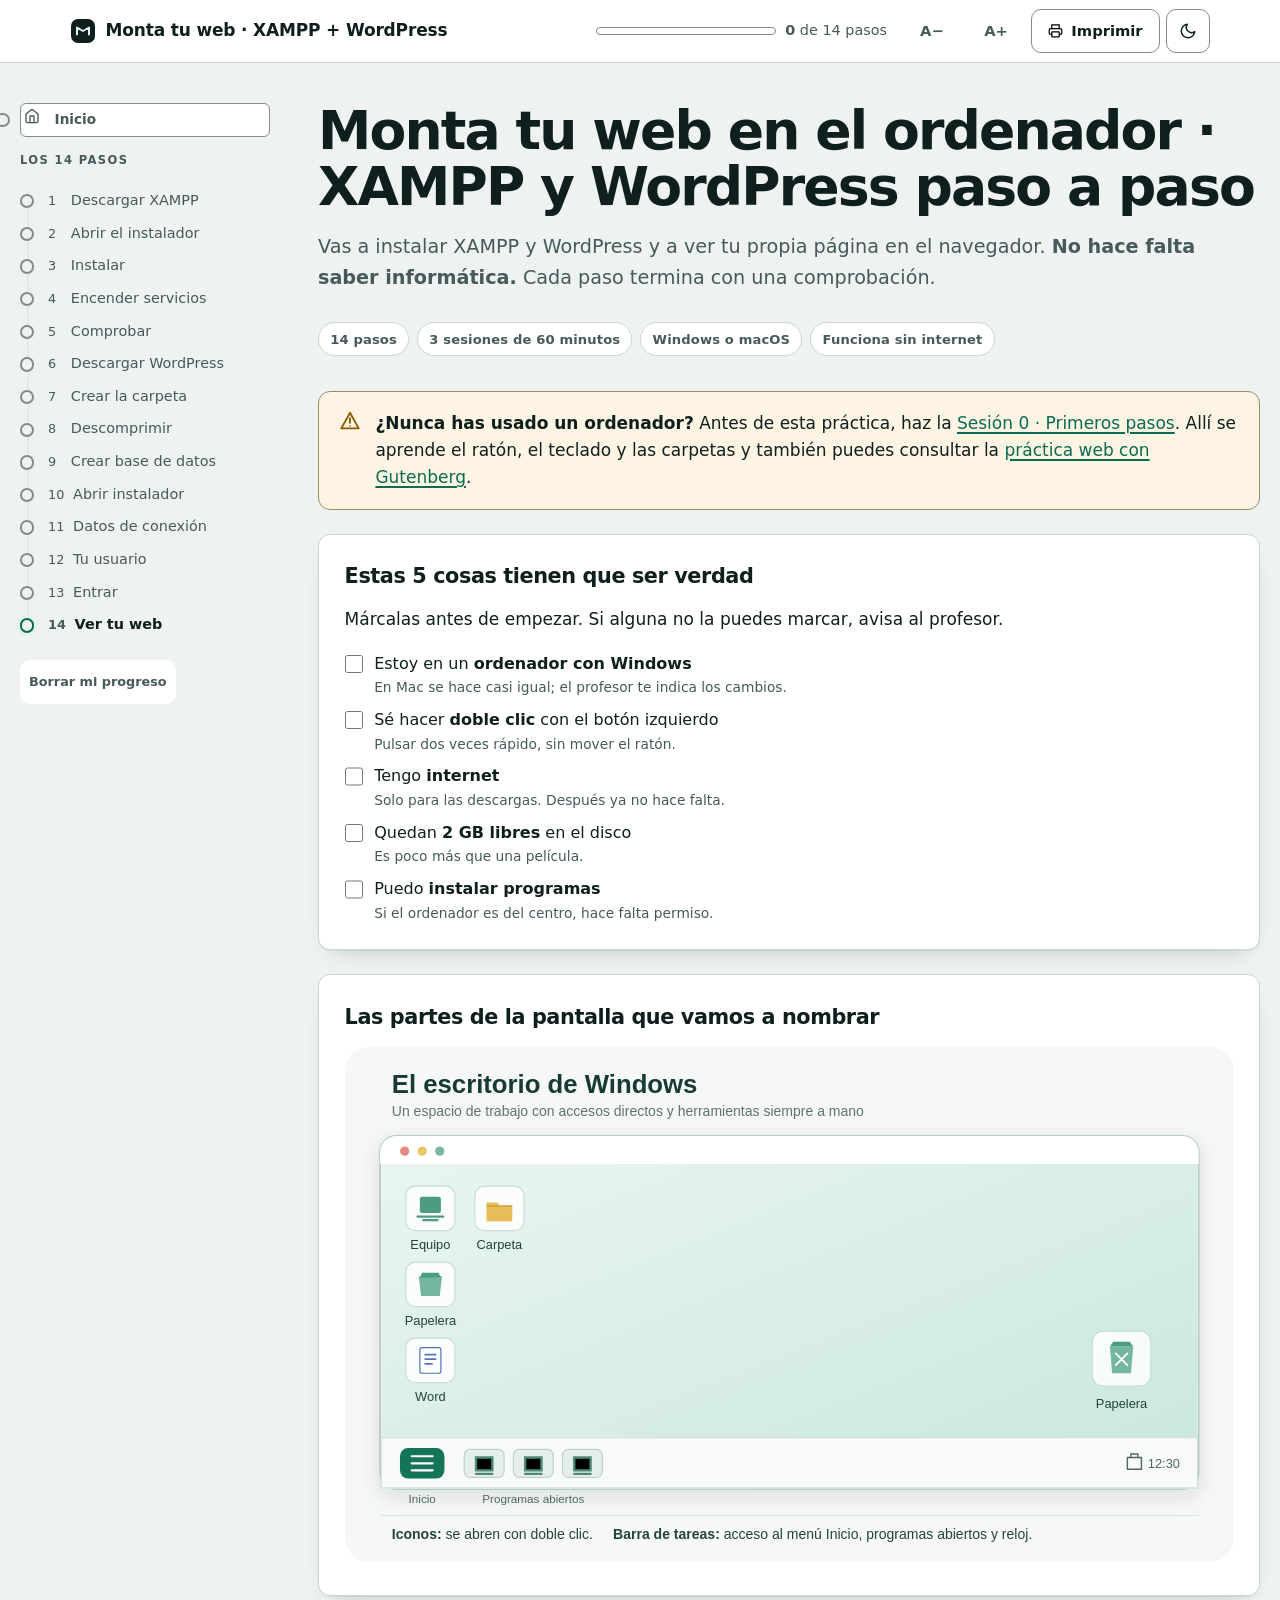
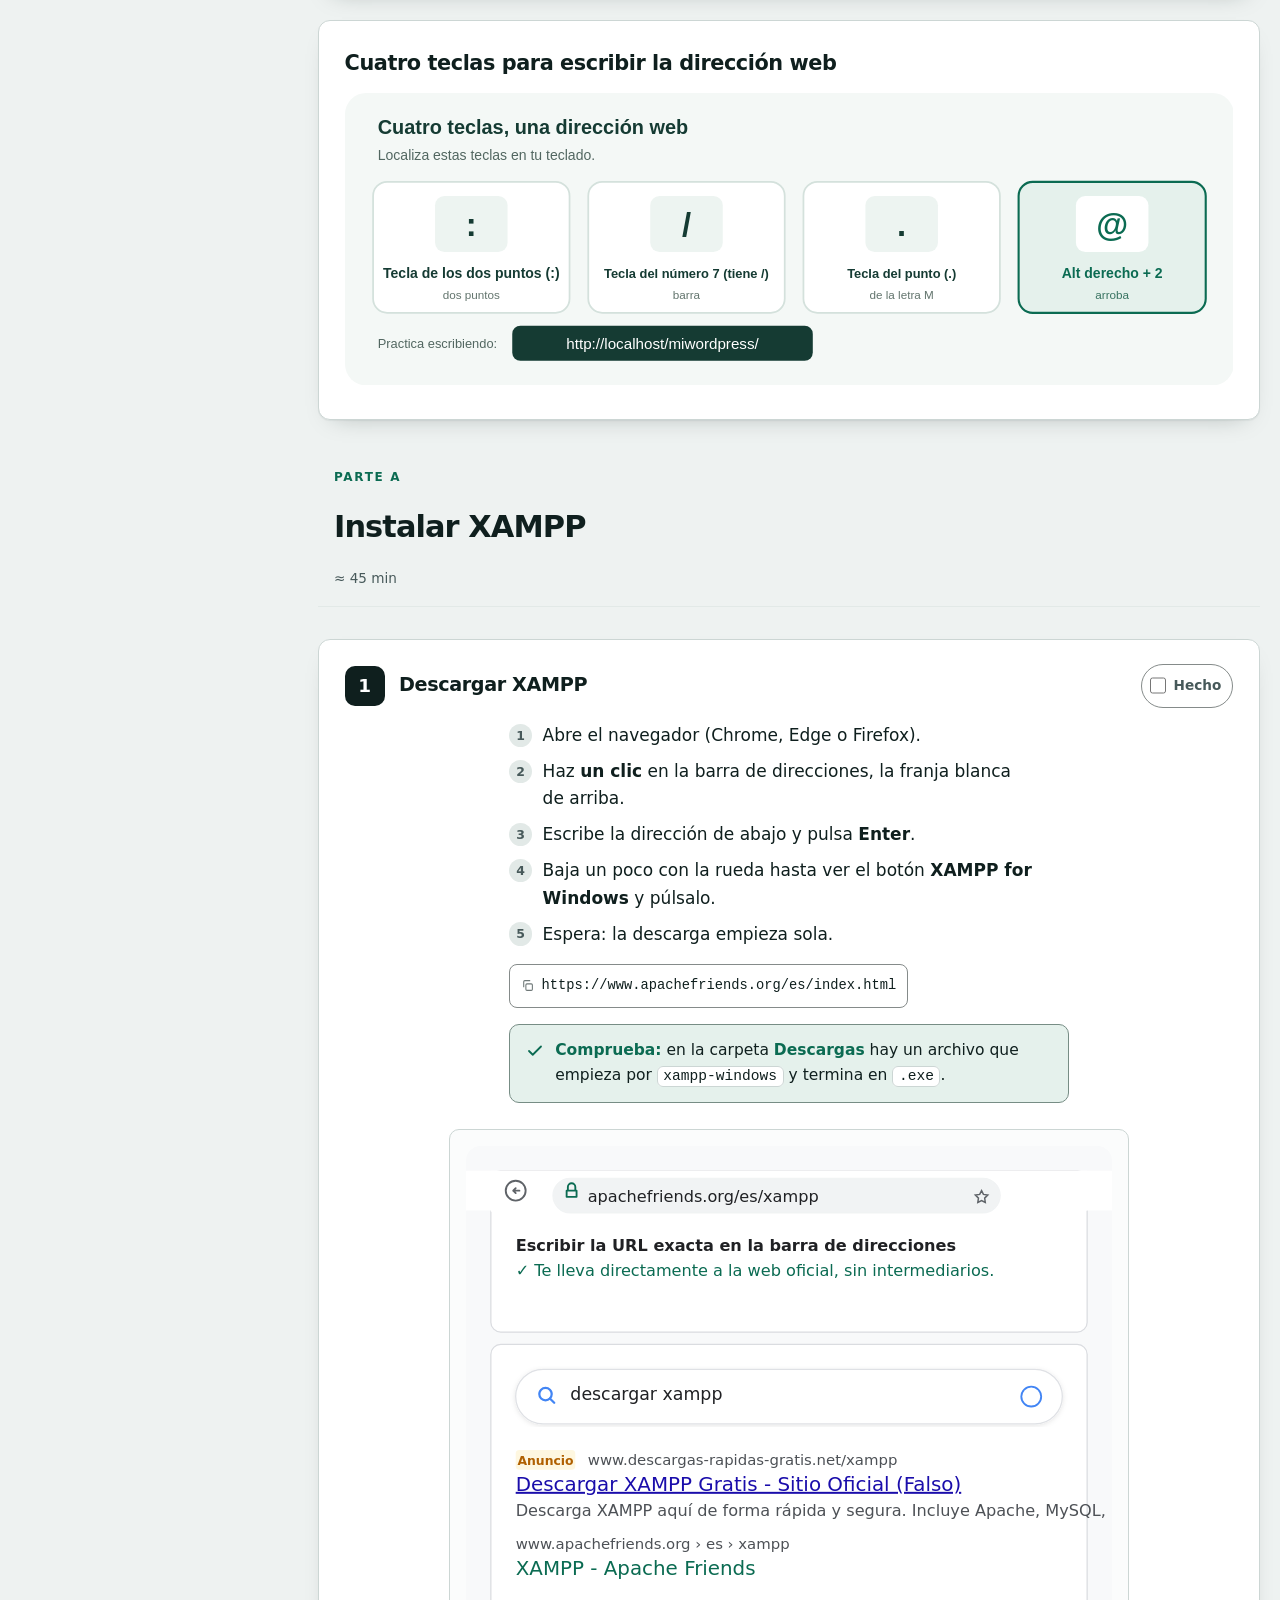
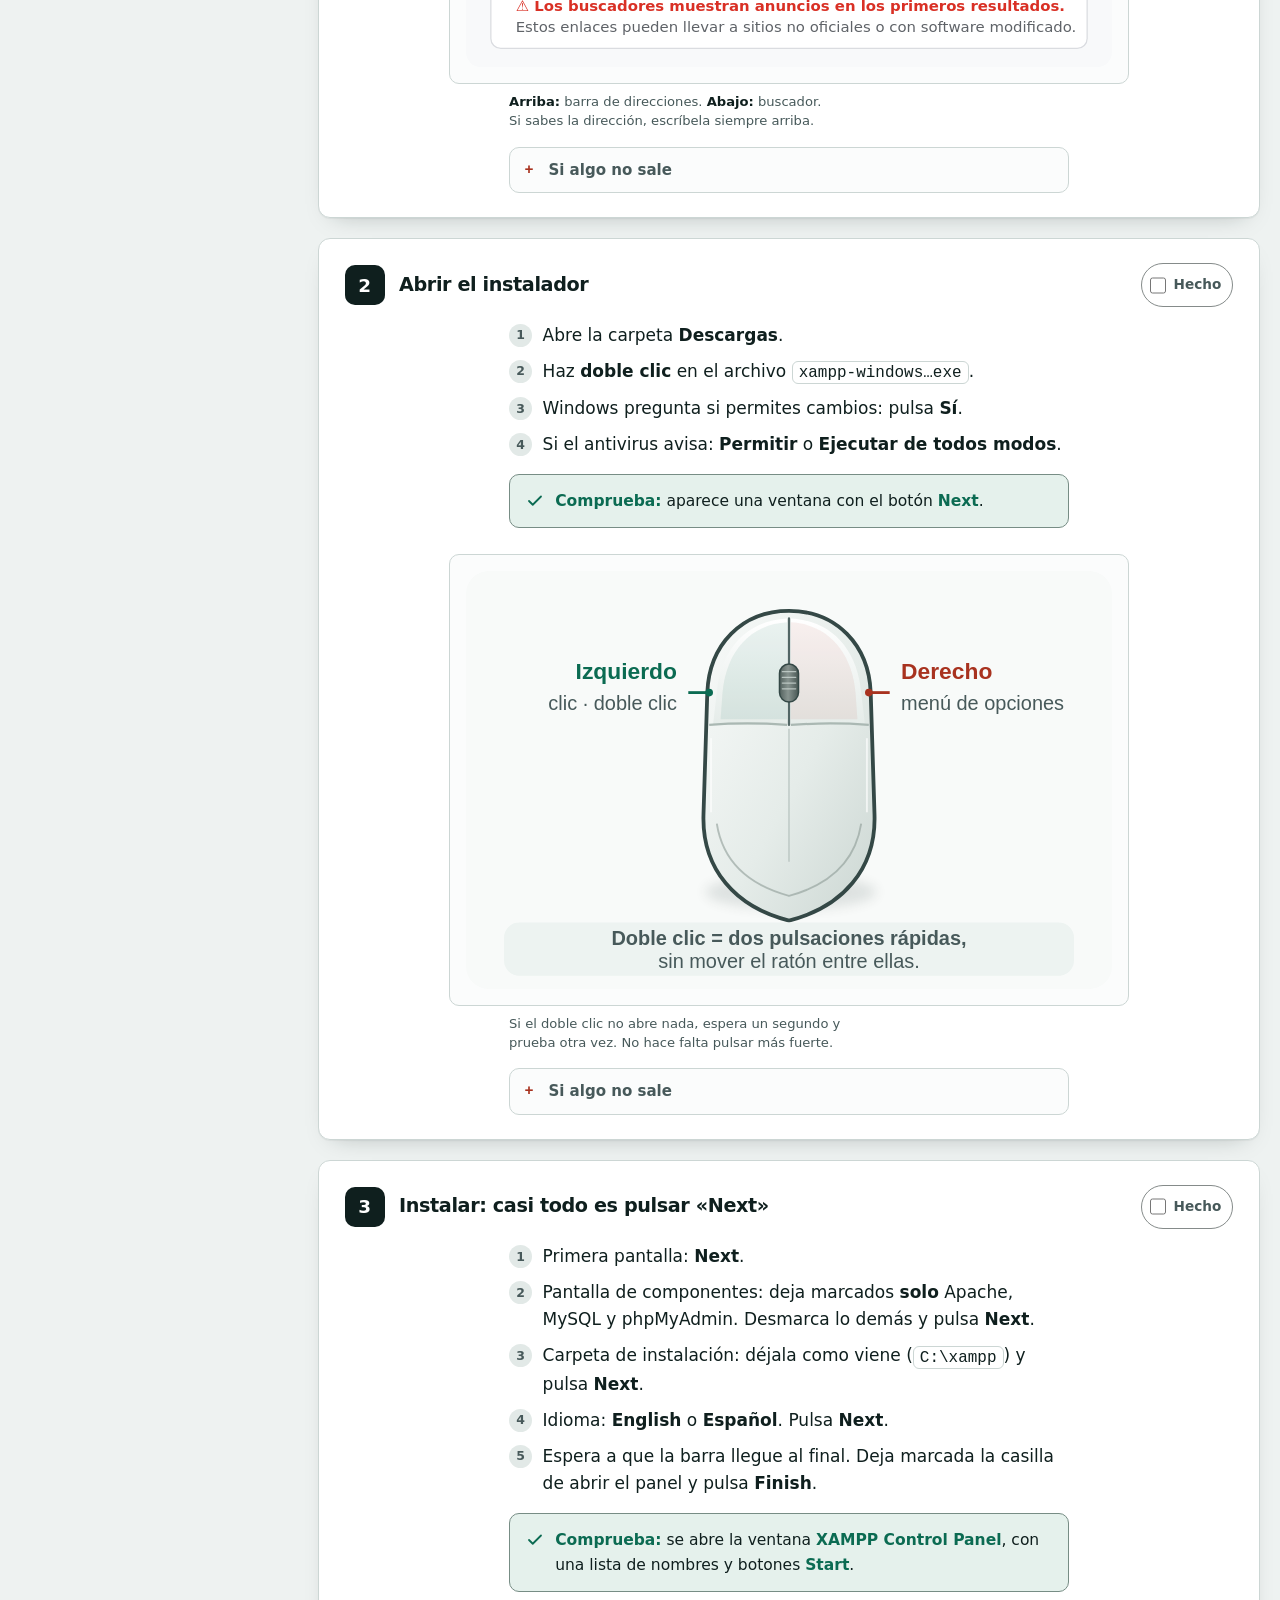
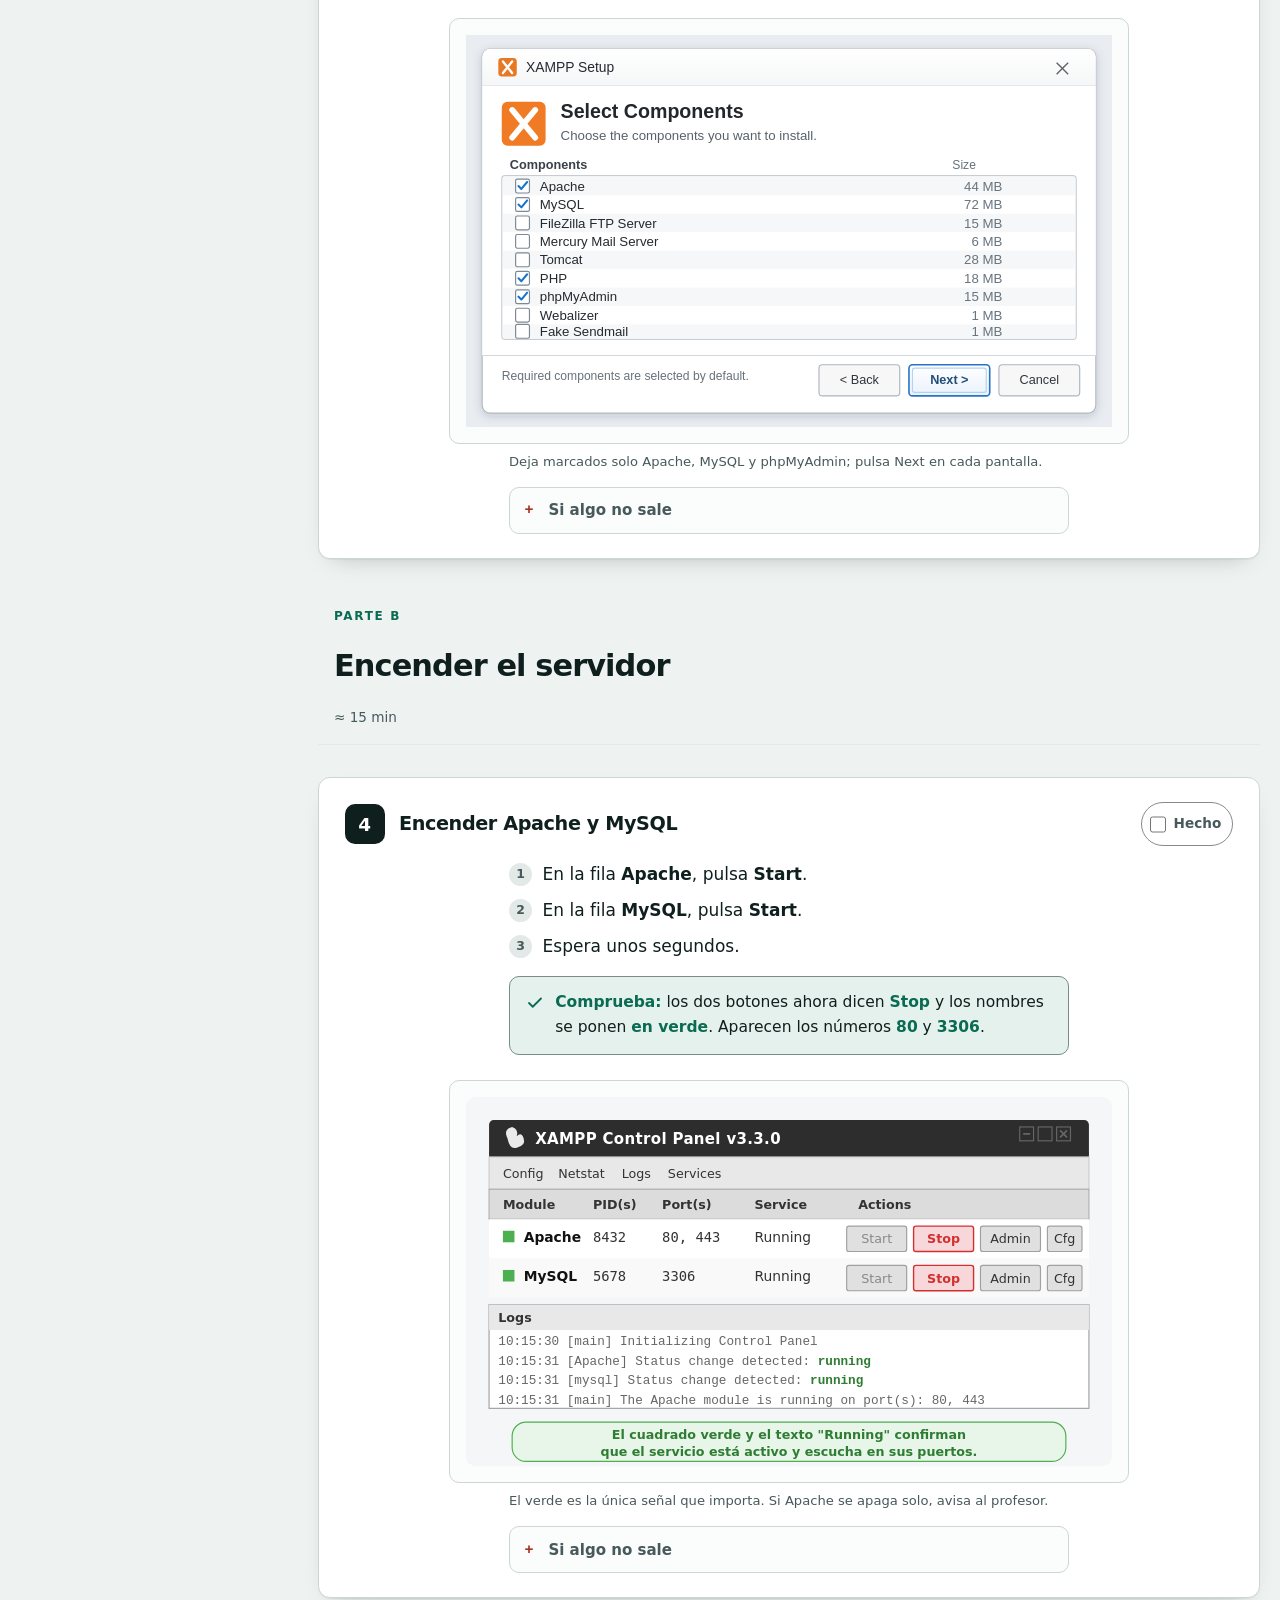
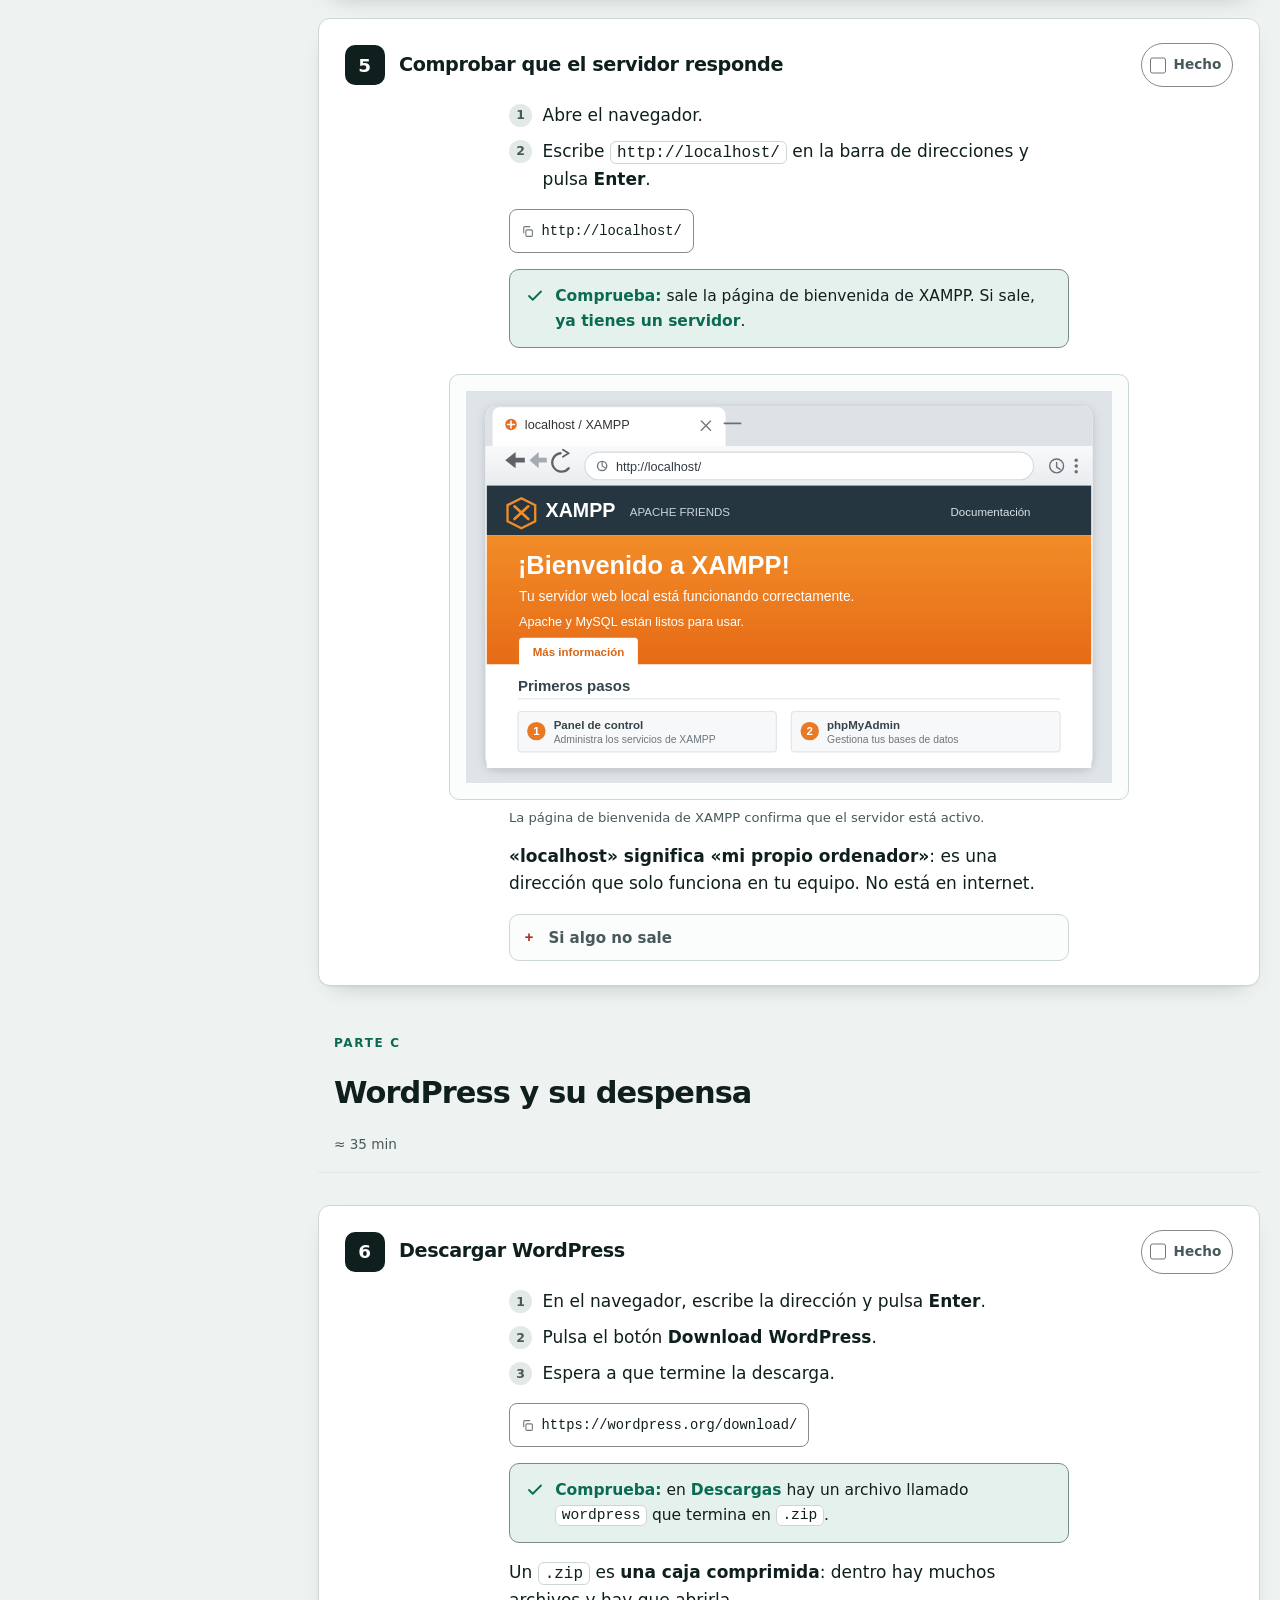
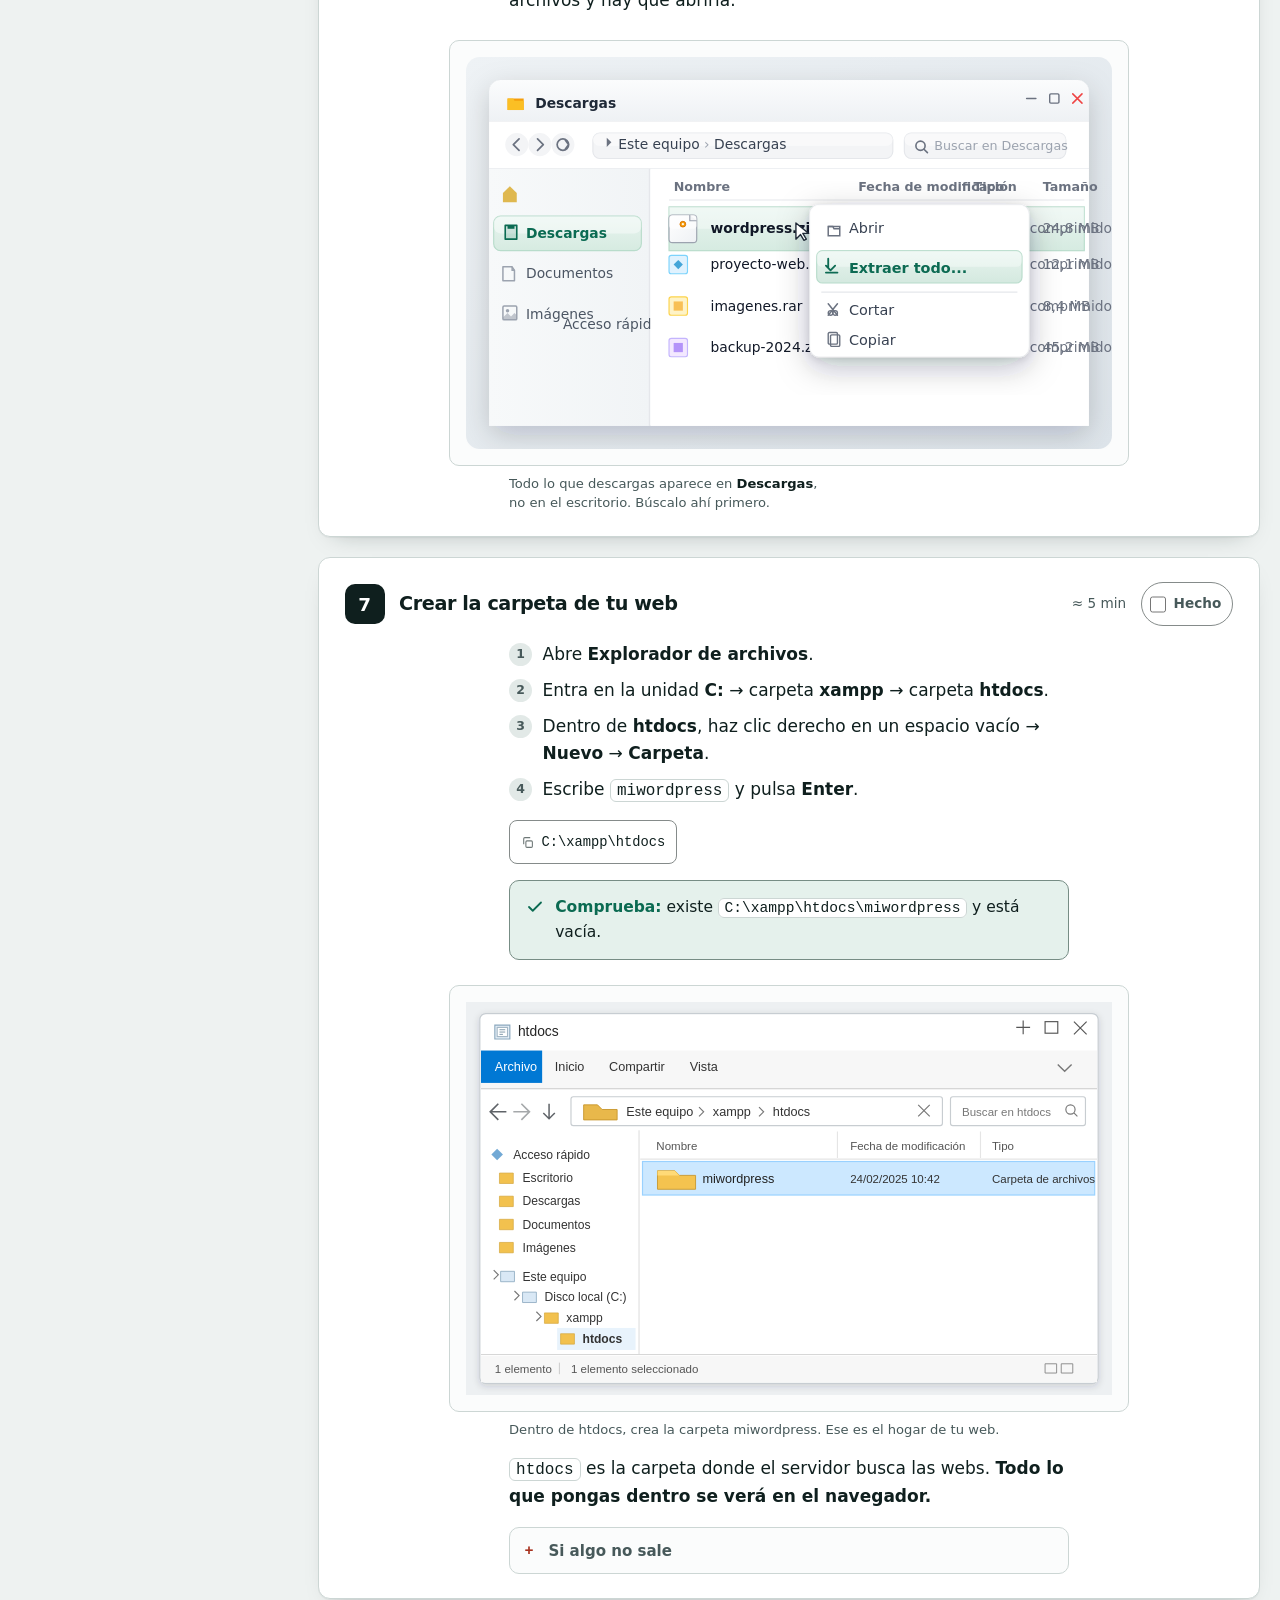
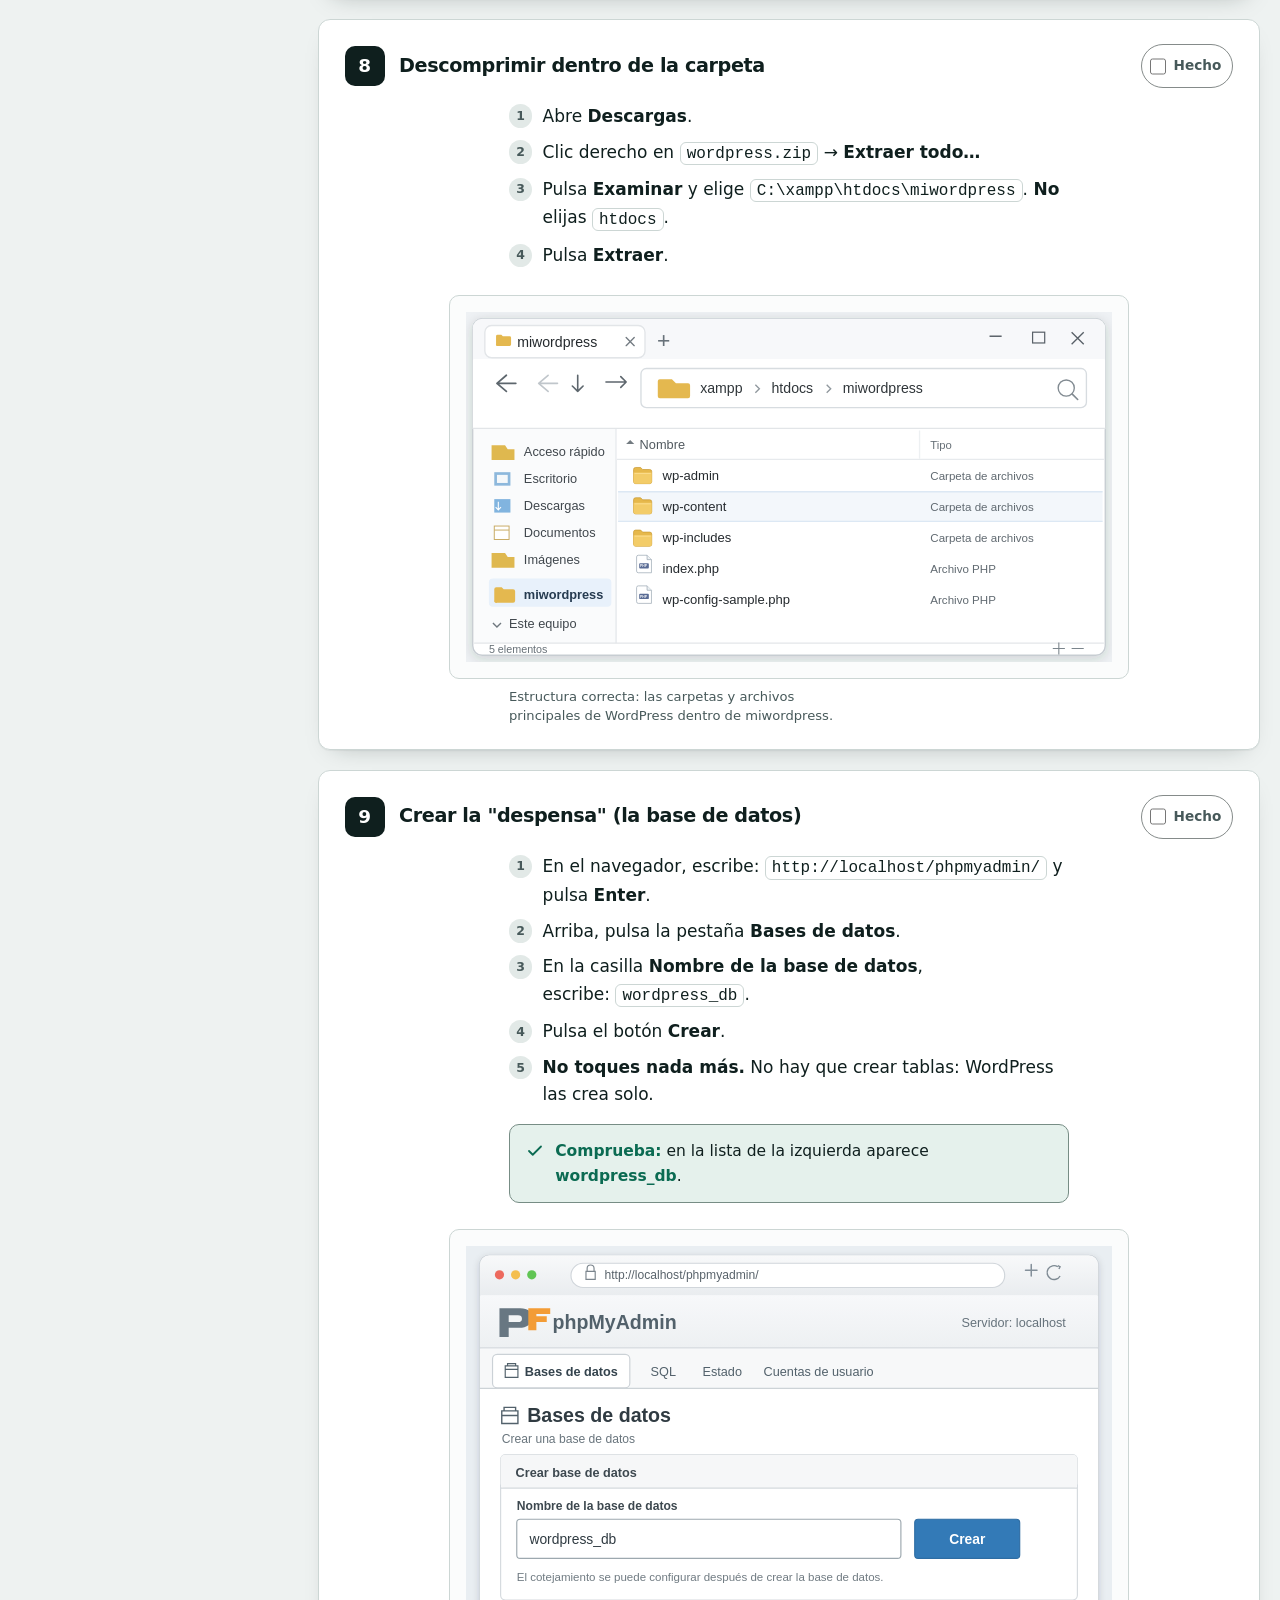
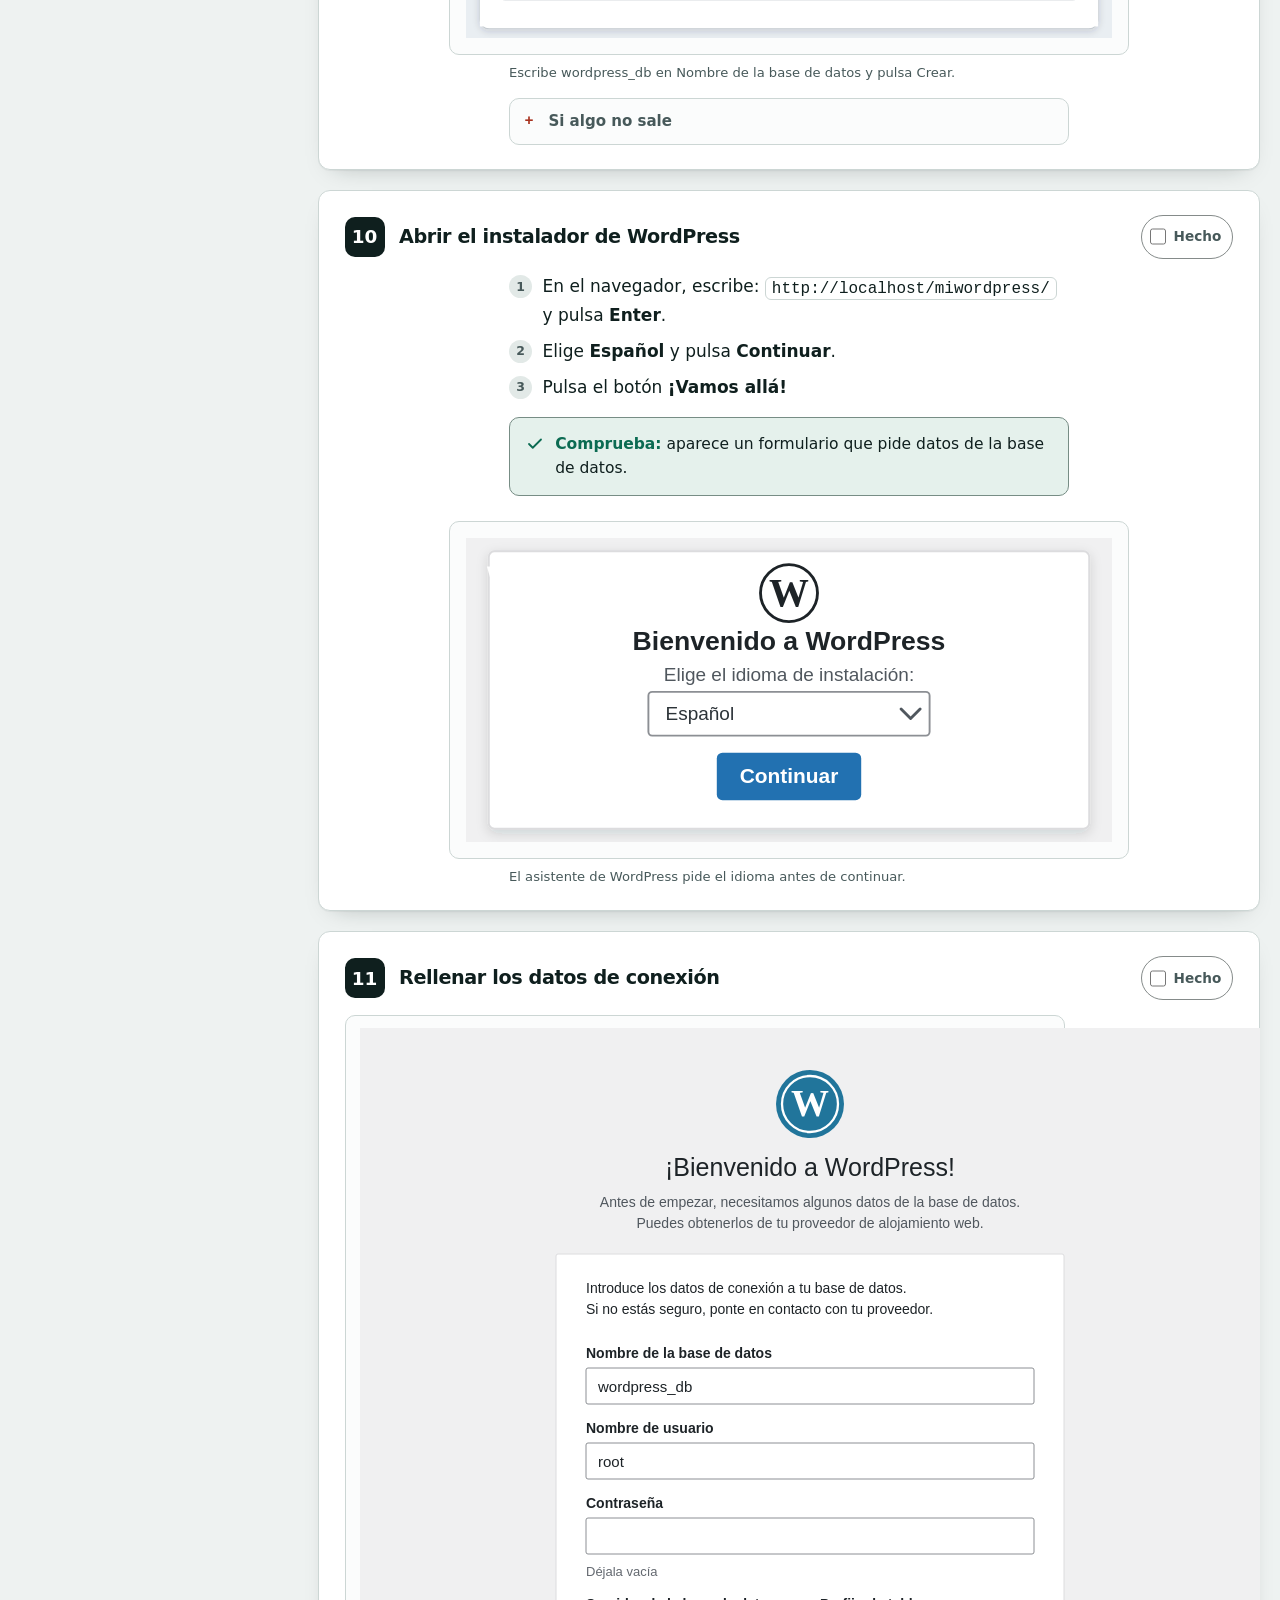
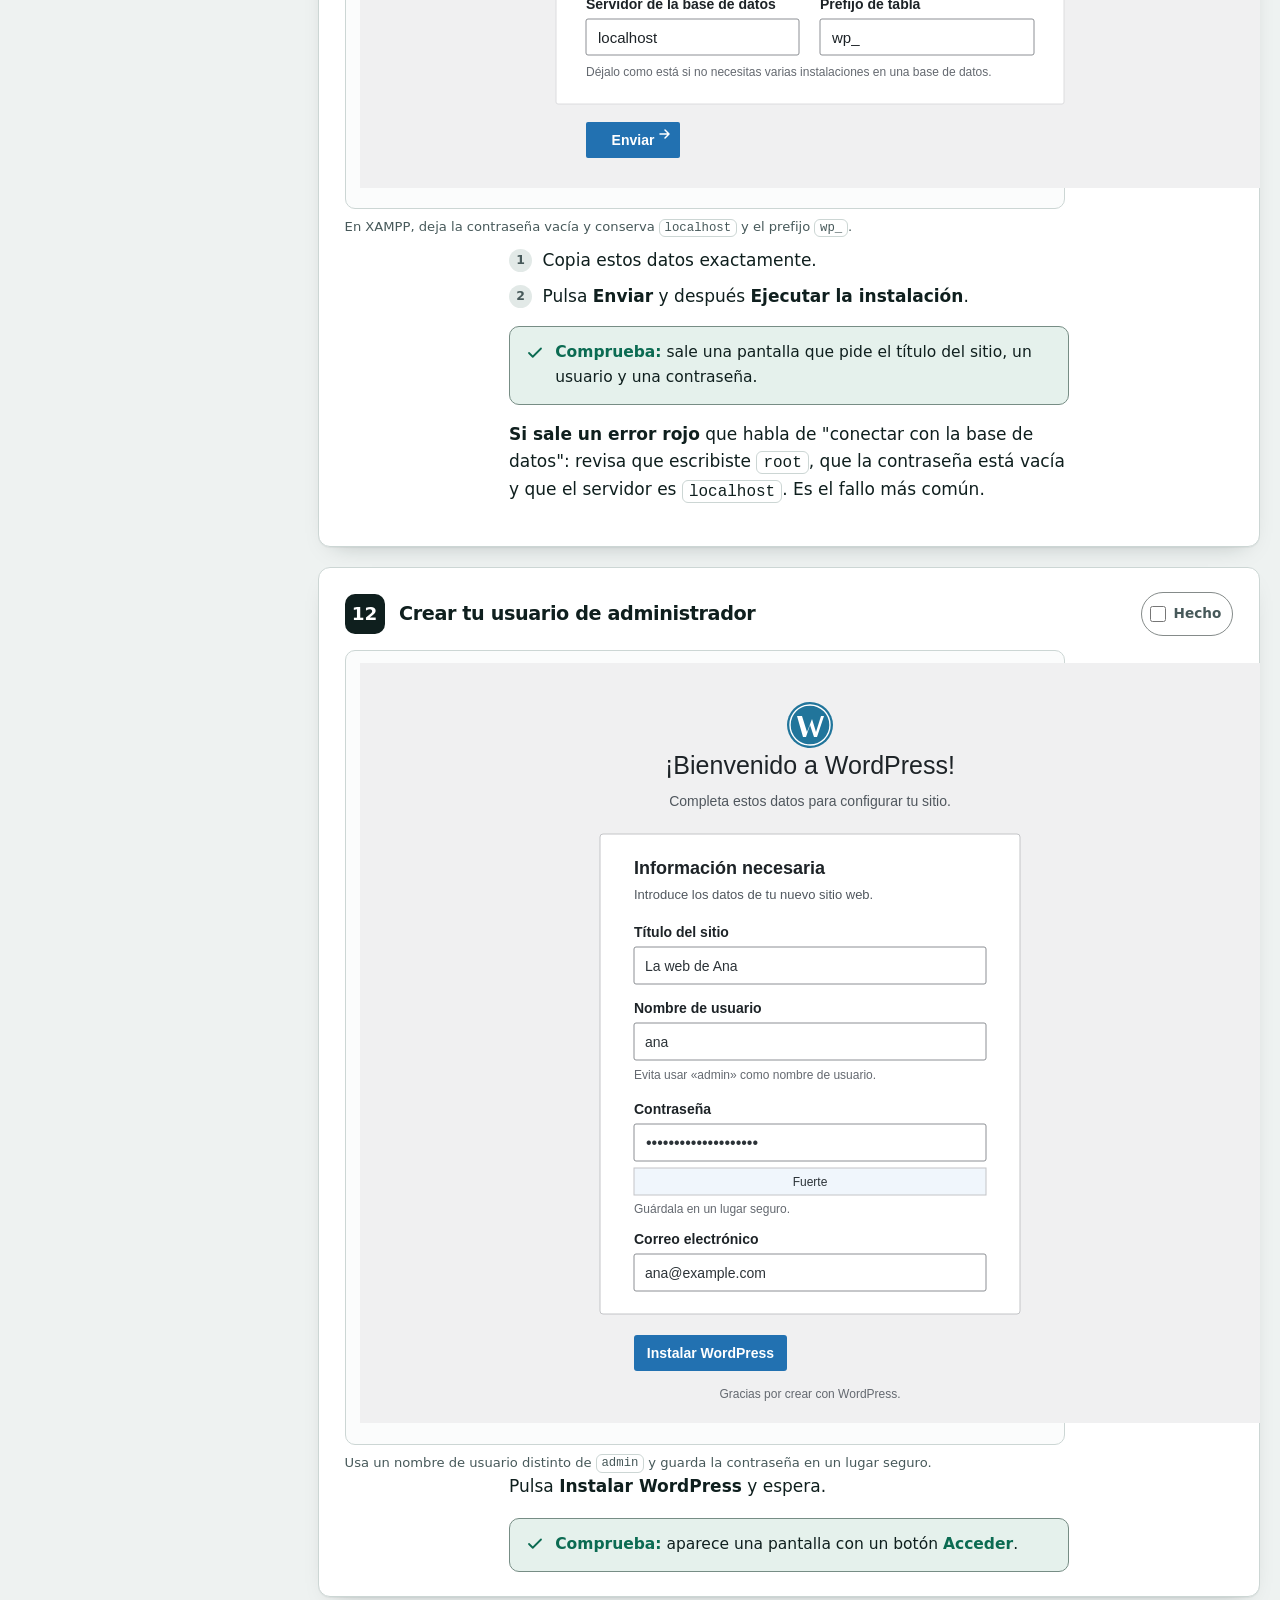
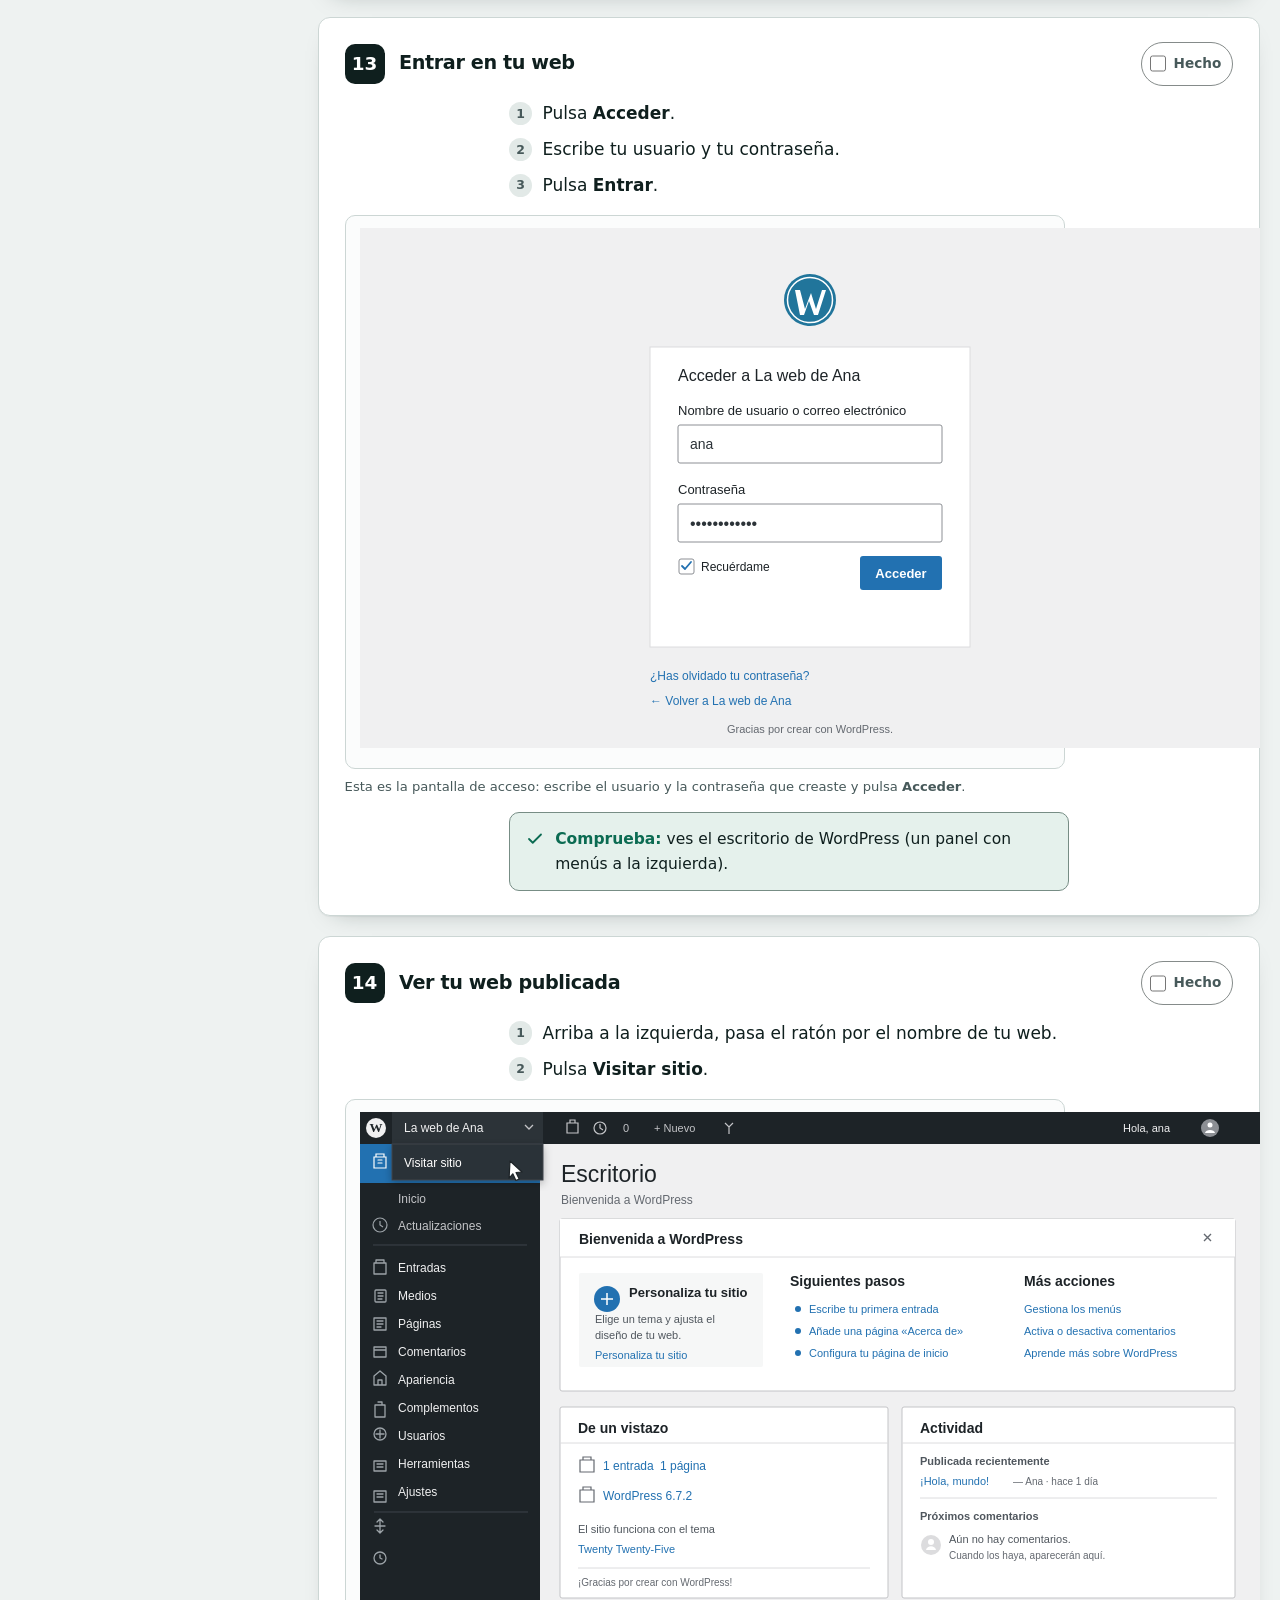
<file: practica-xampp/index.html>
﻿<!doctype html>
<html lang="es">
  <head>
    <meta charset="utf-8" />
    <meta name="viewport" content="width=device-width, initial-scale=1" />
    <meta name="color-scheme" content="light dark" />
    <title>Monta tu web en el ordenador · XAMPP y WordPress paso a paso</title>
    <link rel="stylesheet" href="../assets/css/shared.css" />
    <link rel="icon" type="image/svg+xml" href="../assets/svg/favicon.svg" />
    <script>
      /* Aplica el tema guardado antes del primer pintado, para que la pagina
         no parpadee al abrirla. Si no hay tema guardado, el CSS usa la
         preferencia del sistema: esta pagina tambien funciona sin JavaScript. */
      try {
        var t = localStorage.getItem("ifct0510-theme.v1");
        if (t === "light" || t === "dark") {
          document.documentElement.setAttribute("data-theme", t);
        }
      } catch (e) {}
    </script>
  </head>

  <body>
    <a class="skip" href="#contenido">Saltar al contenido</a>

    <header class="topbar">
      <div class="topbar__in">
        <div class="brand">
          <img
            src="../assets/svg/logo.svg"
            width="26"
            height="26"
            alt=""
            aria-hidden="true"
          />
          <span>Monta tu web · XAMPP + WordPress</span>
        </div>
        <div class="meter" role="group" aria-label="Progreso de la práctica">
          <div class="meter__track" aria-hidden="true">
            <div class="meter__fill" id="bar"></div>
          </div>
          <span><b id="count">0</b> de <span id="total">14</span> pasos</span>
        </div>
        <div class="tools">
          <button
            class="btn btn--quiet noprint"
            type="button"
            id="font-minus"
            aria-label="Reducir el tamaño de la letra"
          >
            A−
          </button>
          <button
            class="btn btn--quiet noprint"
            type="button"
            id="font-plus"
            aria-label="Aumentar el tamaño de la letra"
          >
            A+
          </button>
          <button class="btn" type="button" id="print-btn">
            <img
              src="../assets/svg/print.svg"
              width="15"
              height="15"
              alt=""
              aria-hidden="true"
            />
            Imprimir
          </button>
          <button
            class="btn theme-toggle noprint"
            type="button"
            id="theme-toggle"
            aria-label="Cambiar a tema oscuro"
            title="Cambiar a tema oscuro"
          >
            <svg class="theme-toggle__moon" width="18" height="18" viewBox="0 0 24 24" fill="none" stroke="currentColor" stroke-width="2" stroke-linecap="round" stroke-linejoin="round" aria-hidden="true">
              <path d="M21 12.79A9 9 0 1 1 11.21 3 7 7 0 0 0 21 12.79z" />
            </svg>
            <svg class="theme-toggle__sun" width="18" height="18" viewBox="0 0 24 24" fill="none" stroke="currentColor" stroke-width="2" stroke-linecap="round" stroke-linejoin="round" aria-hidden="true">
              <circle cx="12" cy="12" r="4" />
              <path d="M12 2v2M12 20v2M4.9 4.9l1.4 1.4M17.7 17.7l1.4 1.4M2 12h2M20 12h2M6.3 17.7l-1.4 1.4M19.1 4.9l-1.4 1.4" />
            </svg>
          </button>
        </div>
      </div>
    </header>

    <div class="shell">
      <nav class="rail noprint" aria-label="Índice de pasos">
        <a
          class="rail__home"
          href="../index.html"
          aria-label="Volver a la portada"
        >
          <svg
            width="16"
            height="16"
            viewBox="0 0 24 24"
            fill="none"
            stroke="currentColor"
            stroke-width="2"
            stroke-linecap="round"
            stroke-linejoin="round"
            aria-hidden="true"
          >
            <path d="M3 9l9-7 9 7v11a2 2 0 0 1-2 2H5a2 2 0 0 1-2-2z" />
            <polyline points="9 22 9 12 15 12 15 22" />
          </svg>
          Inicio
        </a>
        <h2>Los 14 pasos</h2>
        <div class="rail__progress">
          <ol id="rail-list">
            <li>
              <a href="#paso-1" data-target="1"
                ><span class="n">1</span> Descargar XAMPP</a
              >
            </li>
            <li>
              <a href="#paso-2" data-target="2"
                ><span class="n">2</span> Abrir el instalador</a
              >
            </li>
            <li>
              <a href="#paso-3" data-target="3"
                ><span class="n">3</span> Instalar</a
              >
            </li>
            <li>
              <a href="#paso-4" data-target="4"
                ><span class="n">4</span> Encender servicios</a
              >
            </li>
            <li>
              <a href="#paso-5" data-target="5"
                ><span class="n">5</span> Comprobar</a
              >
            </li>
            <li>
              <a href="#paso-6" data-target="6"
                ><span class="n">6</span> Descargar WordPress</a
              >
            </li>
            <li>
              <a href="#paso-7" data-target="7"
                ><span class="n">7</span> Crear la carpeta</a
              >
            </li>
            <li>
              <a href="#paso-8" data-target="8"
                ><span class="n">8</span> Descomprimir</a
              >
            </li>
            <li>
              <a href="#paso-9" data-target="9"
                ><span class="n">9</span> Crear base de datos</a
              >
            </li>
            <li>
              <a href="#paso-10" data-target="10"
                ><span class="n">10</span> Abrir instalador</a
              >
            </li>
            <li>
              <a href="#paso-11" data-target="11"
                ><span class="n">11</span> Datos de conexión</a
              >
            </li>
            <li>
              <a href="#paso-12" data-target="12"
                ><span class="n">12</span> Tu usuario</a
              >
            </li>
            <li>
              <a href="#paso-13" data-target="13"
                ><span class="n">13</span> Entrar</a
              >
            </li>
            <li>
              <a href="#paso-14" data-target="14"
                ><span class="n">14</span> Ver tu web</a
              >
            </li>
          </ol>
          <div class="rail__fill" id="rail-fill" aria-hidden="true"></div>
        </div>
        <p class="rail__intro">
          <button
            class="btn btn--quiet rail__reset"
            type="button"
            id="reset"
          >
            Borrar mi progreso
          </button>
        </p>
      </nav>

      <main id="contenido" tabindex="-1">
        <section class="hero">
          <h1>Monta tu web en el ordenador · XAMPP y WordPress paso a paso</h1>
          <p class="lead">
            Vas a instalar XAMPP y WordPress y a ver tu propia página en el
            navegador. <strong>No hace falta saber informática.</strong> Cada
            paso termina con una comprobación.
          </p>
          <ul class="meta">
            <li data-state>14 pasos</li>
            <li>3 sesiones de 60 minutos</li>
            <li>Windows o macOS</li>
            <li>Funciona sin internet</li>
          </ul>

          <details class="toc-mobile noprint">
            <summary>Ver el índice de los 14 pasos</summary>
            <ol>
              <li><a href="#paso-1">Descargar XAMPP</a></li>
              <li><a href="#paso-2">Abrir el instalador</a></li>
              <li><a href="#paso-3">Instalar</a></li>
              <li><a href="#paso-4">Encender servicios</a></li>
              <li><a href="#paso-5">Comprobar</a></li>
              <li><a href="#paso-6">Descargar WordPress</a></li>
              <li><a href="#paso-7">Crear la carpeta</a></li>
              <li><a href="#paso-8">Descomprimir</a></li>
              <li><a href="#paso-9">Crear base de datos</a></li>
              <li><a href="#paso-10">Abrir instalador</a></li>
              <li><a href="#paso-11">Datos de conexión</a></li>
              <li><a href="#paso-12">Tu usuario</a></li>
              <li><a href="#paso-13">Entrar</a></li>
              <li><a href="#paso-14">Ver tu web</a></li>
            </ol>
          </details>

          <div class="notice notice--warn">
            <img
              src="../assets/svg/warn.svg"
              width="22"
              height="22"
              alt=""
              aria-hidden="true"
            />
            <p>
              <strong>¿Nunca has usado un ordenador?</strong> Antes de esta
              práctica, haz la
              <a href="../sesion-0/index.html">Sesión 0 · Primeros pasos</a>.
              Allí se aprende el ratón, el teclado y las carpetas y también
              puedes consultar la
              <a href="../practica-gutenberg/index.html"
                >práctica web con Gutenberg</a
              >.
            </p>
          </div>

          <div class="block">
            <h2>Estas 5 cosas tienen que ser verdad</h2>
            <p>
              Márcalas antes de empezar. Si alguna no la puedes marcar, avisa al
              profesor.
            </p>
            <ul class="preflight">
              <li>
                <input type="checkbox" id="pf1" /><label for="pf1"
                  >Estoy en un <strong>ordenador con Windows</strong>
                  <small
                    >En Mac se hace casi igual; el profesor te indica los
                    cambios.</small
                  ></label
                >
              </li>
              <li>
                <input type="checkbox" id="pf2" /><label for="pf2"
                  >Sé hacer <strong>doble clic</strong> con el botón izquierdo
                  <small
                    >Pulsar dos veces rápido, sin mover el ratón.</small
                  ></label
                >
              </li>
              <li>
                <input type="checkbox" id="pf3" /><label for="pf3"
                  >Tengo <strong>internet</strong>
                  <small
                    >Solo para las descargas. Después ya no hace falta.</small
                  ></label
                >
              </li>
              <li>
                <input type="checkbox" id="pf4" /><label for="pf4"
                  >Quedan <strong>2 GB libres</strong> en el disco
                  <small>Es poco más que una película.</small></label
                >
              </li>
              <li>
                <input type="checkbox" id="pf5" /><label for="pf5"
                  >Puedo <strong>instalar programas</strong>
                  <small
                    >Si el ordenador es del centro, hace falta permiso.</small
                  ></label
                >
              </li>
            </ul>
          </div>

          <div class="block">
            <h2>Las partes de la pantalla que vamos a nombrar</h2>
            <svg
              xmlns="http://www.w3.org/2000/svg"
              viewBox="0 0 760 440"
              role="img"
              aria-labelledby="title desc"
            >
              <title id="title">Elementos del escritorio de Windows</title>
              <desc id="desc">
                Esquema de un escritorio con iconos, papelera de reciclaje y
                barra de tareas con menú Inicio, programas abiertos y reloj.
              </desc>
              <defs>
                <linearGradient id="wallpaper" x1="0" y1="0" x2="1" y2="1">
                  <stop offset="0" stop-color="#e8f5f0" />
                  <stop offset="1" stop-color="#c9e7dc" />
                </linearGradient>
                <filter
                  id="shadow"
                  x="-20%"
                  y="-20%"
                  width="140%"
                  height="150%"
                >
                  <feDropShadow
                    dx="0"
                    dy="5"
                    stdDeviation="8"
                    flood-color="#183b34"
                    flood-opacity=".12"
                  />
                </filter>
                <style>
                  text {
                    font-family: "Segoe UI", Arial, sans-serif;
                  }
                </style>
              </defs>

              <rect width="760" height="440" rx="20" fill="#f5f8f7" />
              <text
                x="40"
                y="39"
                fill="#173b34"
                font-size="22"
                font-weight="700"
              >
                El escritorio de Windows
              </text>
              <text x="40" y="59" fill="#61736f" font-size="12">
                Un espacio de trabajo con accesos directos y herramientas
                siempre a mano
              </text>

              <g filter="url(#shadow)">
                <rect
                  x="30"
                  y="76"
                  width="700"
                  height="302"
                  rx="14"
                  fill="#fff"
                  stroke="#b7c9c3"
                  stroke-width="1.5"
                />
                <path
                  d="M44 76h672a14 14 0 0 1 14 14v10H30V90a14 14 0 0 1 14-14z"
                  fill="#fff"
                />
                <circle cx="51" cy="89" r="4" fill="#e58b82" />
                <circle cx="66" cy="89" r="4" fill="#e7c76b" />
                <circle cx="81" cy="89" r="4" fill="#78b99e" />
                <rect
                  x="31"
                  y="100"
                  width="698"
                  height="278"
                  rx="0"
                  fill="url(#wallpaper)"
                />
              </g>

              <g font-size="11" fill="#24433c" text-anchor="middle">
                <g transform="translate(52 119)">
                  <rect
                    width="42"
                    height="38"
                    rx="8"
                    fill="#fff"
                    fill-opacity=".84"
                    stroke="#c6ddd4"
                  />
                  <rect
                    x="12"
                    y="9"
                    width="18"
                    height="14"
                    rx="2"
                    fill="#4d9c82"
                  />
                  <path
                    d="M10 26h22M15 29h12"
                    stroke="#4d9c82"
                    stroke-width="2"
                    stroke-linecap="round"
                  />
                  <text x="21" y="54">Equipo</text>
                </g>
                <g transform="translate(52 184)">
                  <rect
                    width="42"
                    height="38"
                    rx="8"
                    fill="#fff"
                    fill-opacity=".84"
                    stroke="#c6ddd4"
                  />
                  <path d="M11 12h20l-2 17H13z" fill="#75b6a0" />
                  <path d="M14 9h14l2 4H12z" fill="#4d9c82" />
                  <text x="21" y="54">Papelera</text>
                </g>
                <g transform="translate(52 249)">
                  <rect
                    width="42"
                    height="38"
                    rx="8"
                    fill="#fff"
                    fill-opacity=".84"
                    stroke="#c6ddd4"
                  />
                  <rect
                    x="12"
                    y="8"
                    width="18"
                    height="22"
                    rx="2"
                    fill="#fff"
                    stroke="#4d75b8"
                  />
                  <path
                    d="M16 14h10M16 18h10M16 22h7"
                    stroke="#4d75b8"
                    stroke-width="1.5"
                  />
                  <text x="21" y="54">Word</text>
                </g>
                <g transform="translate(111 119)">
                  <rect
                    width="42"
                    height="38"
                    rx="8"
                    fill="#fff"
                    fill-opacity=".84"
                    stroke="#c6ddd4"
                  />
                  <path d="M10 14h9l3 3h10v13H10z" fill="#e8be58" />
                  <path d="M10 17h22" stroke="#d3a540" stroke-width="1.5" />
                  <text x="21" y="54">Carpeta</text>
                </g>
              </g>

              <g transform="translate(664 270)" text-anchor="middle">
                <rect
                  x="-25"
                  y="-27"
                  width="50"
                  height="47"
                  rx="9"
                  fill="#fff"
                  fill-opacity=".84"
                  stroke="#c6ddd4"
                />
                <path d="M-10-14h20l-2 23h-16z" fill="#75b6a0" />
                <path d="M-7-18h14l3 4h-20z" fill="#4d9c82" />
                <path
                  d="M-5-8l10 10M5-8L-5 2"
                  stroke="#fff"
                  stroke-width="1.5"
                  stroke-linecap="round"
                />
                <text y="39" fill="#24433c" font-size="11">Papelera</text>
              </g>

              <rect
                x="31"
                y="334"
                width="698"
                height="43"
                fill="#f7faf9"
                stroke="#d2dfdb"
              />
              <rect
                x="47"
                y="343"
                width="38"
                height="26"
                rx="7"
                fill="#157457"
              />
              <path
                d="M57 350h18M57 356h18M57 362h18"
                stroke="#fff"
                stroke-width="1.8"
                stroke-linecap="round"
              />
              <text
                x="66"
                y="390"
                text-anchor="middle"
                font-size="10"
                fill="#526762"
              >
                Inicio
              </text>

              <g fill="#e5eeeb" stroke="#c1d0cb">
                <rect x="102" y="344" width="34" height="24" rx="5" />
                <rect x="144" y="344" width="34" height="24" rx="5" />
                <rect x="186" y="344" width="34" height="24" rx="5" />
              </g>
              <g stroke="#4d8b77" stroke-width="2" stroke-linecap="round">
                <path
                  d="M112 351h14v11h-14zM154 351h14v11h-14zM196 351h14v11h-14z"
                />
              </g>
              <path
                d="M112 365h14M154 365h14M196 365h14"
                stroke="#4d8b77"
                stroke-width="2"
                stroke-linecap="round"
              />
              <text
                x="161"
                y="390"
                text-anchor="middle"
                font-size="10"
                fill="#526762"
              >
                Programas abiertos
              </text>

              <g fill="#526762" font-size="11">
                <path
                  d="M669 351h12v10h-12zM672 348h6v3h-6z"
                  fill="none"
                  stroke="#526762"
                  stroke-width="1.2"
                />
                <text x="714" y="360" text-anchor="end">12:30</text>
              </g>

              <rect x="30" y="400" width="700" height="1" fill="#dbe5e1" />
              <text x="40" y="421" fill="#24433c" font-size="12">
                <tspan font-weight="700">Iconos:</tspan>
                <tspan>se abren con doble clic.</tspan>
                <tspan dx="14" font-weight="700">Barra de tareas:</tspan>
                <tspan>
                  acceso al menú Inicio, programas abiertos y reloj.
                </tspan>
              </text>
            </svg>
          </div>

          <div class="block">
            <h2>Cuatro teclas para escribir la dirección web</h2>
            <svg
              xmlns="http://www.w3.org/2000/svg"
              viewBox="0 0 760 250"
              role="img"
              aria-labelledby="key-title key-desc"
            >
              <title id="key-title">
                Cuatro teclas para escribir una dirección web
              </title>
              <desc id="key-desc">
                Busca cada una de estas teclas en tu teclado antes de empezar a escribir.
              </desc>

              <rect width="760" height="250" rx="18" fill="#f4f8f6" />
              <text
                x="28"
                y="35"
                font-family="Segoe UI, sans-serif"
                font-size="17"
                font-weight="700"
                fill="#153b33"
              >
                Cuatro teclas, una dirección web
              </text>
              <text
                x="28"
                y="57"
                font-family="Segoe UI, sans-serif"
                font-size="12"
                fill="#526761"
              >
                Localiza estas teclas en tu teclado.
              </text>

              <g font-family="Segoe UI, sans-serif" text-anchor="middle">
                <g>
                  <rect
                    x="24"
                    y="76"
                    width="168"
                    height="112"
                    rx="12"
                    fill="#ffffff"
                    stroke="#d4e1dc"
                    stroke-width="1.5"
                  />
                  <rect
                    x="77"
                    y="88"
                    width="62"
                    height="48"
                    rx="8"
                    fill="#edf4f1"
                  />
                  <text
                    x="108"
                    y="122"
                    font-size="28"
                    font-weight="600"
                    fill="#153b33"
                  >
                    :
                  </text>
                  <text
                    x="108"
                    y="158"
                    font-size="12"
                    font-weight="700"
                    fill="#153b33"
                  >
                    Tecla de los dos puntos (:)
                  </text>
                  <text x="108" y="176" font-size="10" fill="#63756e">
                    dos puntos
                  </text>
                </g>

                <g>
                  <rect
                    x="208"
                    y="76"
                    width="168"
                    height="112"
                    rx="12"
                    fill="#ffffff"
                    stroke="#d4e1dc"
                    stroke-width="1.5"
                  />
                  <rect
                    x="261"
                    y="88"
                    width="62"
                    height="48"
                    rx="8"
                    fill="#edf4f1"
                  />
                  <text
                    x="292"
                    y="122"
                    font-size="28"
                    font-weight="600"
                    fill="#153b33"
                  >
                    /
                  </text>
                  <text
                    x="292"
                    y="158"
                    font-size="11"
                    font-weight="700"
                    fill="#153b33"
                  >
                    Tecla del número 7 (tiene /)
                  </text>
                  <text x="292" y="176" font-size="10" fill="#63756e">
                    barra
                  </text>
                </g>

                <g>
                  <rect
                    x="392"
                    y="76"
                    width="168"
                    height="112"
                    rx="12"
                    fill="#ffffff"
                    stroke="#d4e1dc"
                    stroke-width="1.5"
                  />
                  <rect
                    x="445"
                    y="88"
                    width="62"
                    height="48"
                    rx="8"
                    fill="#edf4f1"
                  />
                  <text
                    x="476"
                    y="122"
                    font-size="28"
                    font-weight="600"
                    fill="#153b33"
                  >
                    .
                  </text>
                  <text
                    x="476"
                    y="158"
                    font-size="11"
                    font-weight="700"
                    fill="#153b33"
                  >
                    Tecla del punto (.)
                  </text>
                  <text x="476" y="176" font-size="10" fill="#63756e">
                    de la letra M
                  </text>
                </g>

                <g>
                  <rect
                    x="576"
                    y="76"
                    width="160"
                    height="112"
                    rx="12"
                    fill="#e5f1ec"
                    stroke="#0b6b52"
                    stroke-width="1.8"
                  />
                  <rect
                    x="625"
                    y="88"
                    width="62"
                    height="48"
                    rx="8"
                    fill="#ffffff"
                  />
                  <text
                    x="656"
                    y="122"
                    font-size="28"
                    font-weight="600"
                    fill="#0b6b52"
                  >
                    @
                  </text>
                  <text
                    x="656"
                    y="158"
                    font-size="12"
                    font-weight="700"
                    fill="#0b6b52"
                  >
                    Alt derecho + 2
                  </text>
                  <text x="656" y="176" font-size="10" fill="#397462">
                    arroba
                  </text>
                </g>
              </g>

              <text
                x="28"
                y="218"
                font-family="Segoe UI, sans-serif"
                font-size="11"
                fill="#526761"
              >
                Practica escribiendo:
              </text>
              <rect
                x="143"
                y="199"
                width="257"
                height="30"
                rx="7"
                fill="#153b33"
              />
              <text
                x="271.5"
                y="219"
                font-family="Consolas, monospace"
                font-size="13"
                text-anchor="middle"
                fill="#ffffff"
              >
                http://localhost/miwordpress/
              </text>
            </svg>
          </div>
        </section>

        <!-- ============ PARTE A ============ -->
        <section class="part" id="parte-a">
          <span class="part__k">Parte A</span>
          <h2>Instalar XAMPP</h2>
          <span class="part__time">≈ 45 min</span>
        </section>

        <article class="step" id="paso-1" data-step="1">
          <header class="step__head">
            <span class="step__num" aria-hidden="true">1</span>
            <h3 class="step__title">Descargar XAMPP</h3>
            <label class="tick"
              ><input type="checkbox" data-done="1" /><span>Hecho</span></label
            >
          </header>
          <ol class="actions">
            <li>Abre el navegador (Chrome, Edge o Firefox).</li>
            <li>
              Haz <strong>un clic</strong> en la barra de direcciones, la
              franja blanca de arriba.
            </li>
            <li>
              Escribe la dirección de abajo y pulsa <strong>Enter</strong>.
            </li>
            <li>
              Baja un poco con la rueda hasta ver el botón
              <strong>XAMPP for Windows</strong> y púlsalo.
            </li>
            <li>Espera: la descarga empieza sola.</li>
          </ol>
          <div class="chiprow">
            <button
              class="chip"
              type="button"
              data-copy="https://www.apachefriends.org/es/index.html"
            >
              <svg
                width="13"
                height="13"
                viewBox="0 0 24 24"
                fill="none"
                stroke="currentColor"
                stroke-width="2"
                aria-hidden="true"
              >
                <rect x="9" y="9" width="12" height="12" rx="2" />
                <path d="M5 15V5a2 2 0 0 1 2-2h10" />
              </svg>
              <span>https://www.apachefriends.org/es/index.html</span>
            </button>
          </div>
          <div class="check">
            <svg
              width="18"
              height="18"
              viewBox="0 0 24 24"
              fill="none"
              stroke="#0b6b52"
              stroke-width="2.4"
              stroke-linecap="round"
              stroke-linejoin="round"
              aria-hidden="true"
            >
              <path d="M20 6 9 17l-5-5" />
            </svg>
            <p>
              <strong>Comprueba:</strong> en la carpeta
              <strong>Descargas</strong> hay un archivo que empieza por
              <code>xampp-windows</code> y termina en <code>.exe</code>.
            </p>
          </div>
          <figure class="fig fig--stacked">
            <div class="svgpad">
              <img src="../assets/svg/paso-1-barra-direcciones.svg" width="520" height="420" role="img" aria-label="Barra de direcciones del navegador frente a un buscador web" alt="" />
            </div>
            <figcaption>
              <b>Arriba:</b> barra de direcciones. <b>Abajo:</b> buscador. Si
              sabes la dirección, escríbela siempre arriba.
            </figcaption>
          </figure>
          <details class="trouble">
            <summary>Si algo no sale</summary>
            <div class="trouble__body">
              <p>
                <strong>No encuentro el botón de descarga:</strong> la página
                cambia a menudo. Busca la palabra "Download" o "Descargar" en
                grande.
              </p>
              <p>
                <strong>Se ha abierto una página rara:</strong> has pulsado un
                anuncio. Cierra la pestaña y vuelve a escribir la dirección a
                mano.
              </p>
            </div>
          </details>
        </article>

        <article class="step" id="paso-2" data-step="2">
          <header class="step__head">
            <span class="step__num" aria-hidden="true">2</span>
            <h3 class="step__title">Abrir el instalador</h3>
            <label class="tick"
              ><input type="checkbox" data-done="2" /><span>Hecho</span></label
            >
          </header>
          <ol class="actions">
            <li>Abre la carpeta <strong>Descargas</strong>.</li>
            <li>
              Haz <strong>doble clic</strong> en el archivo
              <code>xampp-windows…exe</code>.
            </li>
            <li>
              Windows pregunta si permites cambios: pulsa
              <strong>Sí</strong>.
            </li>
            <li>
              Si el antivirus avisa: <strong>Permitir</strong> o
              <strong>Ejecutar de todos modos</strong>.
            </li>
          </ol>
          <div class="check">
            <svg
              width="18"
              height="18"
              viewBox="0 0 24 24"
              fill="none"
              stroke="#0b6b52"
              stroke-width="2.4"
              stroke-linecap="round"
              stroke-linejoin="round"
              aria-hidden="true"
            >
              <path d="M20 6 9 17l-5-5" />
            </svg>
            <p>
              <strong>Comprueba:</strong> aparece una ventana con el botón
              <strong>Next</strong>.
            </p>
          </div>
          <figure class="fig fig--stacked">
            <div class="svgpad">
              <img src="../assets/svg/paso-2-raton.svg" width="340" height="220" role="img" aria-label="El ratón: botón izquierdo y derecho" alt="" />
            </div>
            <figcaption>
              Si el doble clic no abre nada, espera un segundo y prueba otra
              vez. No hace falta pulsar más fuerte.
            </figcaption>
          </figure>
          <details class="trouble">
            <summary>Si algo no sale</summary>
            <div class="trouble__body">
              <p>
                <strong>Windows dice que falta un administrador:</strong> llama
                al profesor. No intentes saltarte el aviso.
              </p>
              <p>
                <strong>No veo el archivo:</strong> en Descargas, ordena por
                <em>Fecha de modificación</em>: lo último descargado sale
                arriba.
              </p>
            </div>
          </details>
        </article>

        <article class="step" id="paso-3" data-step="3">
          <header class="step__head">
            <span class="step__num" aria-hidden="true">3</span>
            <h3 class="step__title">Instalar: casi todo es pulsar «Next»</h3>
            <label class="tick"
              ><input type="checkbox" data-done="3" /><span>Hecho</span></label
            >
          </header>
          <ol class="actions">
            <li>Primera pantalla: <strong>Next</strong>.</li>
            <li>
              Pantalla de componentes: deja marcados
              <strong>solo</strong> Apache, MySQL y phpMyAdmin. Desmarca lo
              demás y pulsa <strong>Next</strong>.
            </li>
            <li>
              Carpeta de instalación: déjala como viene (<code>C:\xampp</code>)
              y pulsa <strong>Next</strong>.
            </li>
            <li>
              Idioma: <strong>English</strong> o <strong>Español</strong>. Pulsa
              <strong>Next</strong>.
            </li>
            <li>
              Espera a que la barra llegue al final. Deja marcada la casilla de
              abrir el panel y pulsa <strong>Finish</strong>.
            </li>
          </ol>
          <div class="check">
            <svg
              width="18"
              height="18"
              viewBox="0 0 24 24"
              fill="none"
              stroke="#0b6b52"
              stroke-width="2.4"
              stroke-linecap="round"
              stroke-linejoin="round"
              aria-hidden="true"
            >
              <path d="M20 6 9 17l-5-5" />
            </svg>
            <p>
              <strong>Comprueba:</strong> se abre la ventana
              <strong>XAMPP Control Panel</strong>, con una lista de nombres y
              botones <strong>Start</strong>.
            </p>
          </div>
          <figure class="fig fig--stacked">
            <div class="svgpad">
              <img src="../assets/svg/paso-3-instalador-xampp.svg" width="560" height="340" role="img" aria-label="Instalador de XAMPP con botón Next destacado" alt="" />
            </div>
            <figcaption>
              Deja marcados solo Apache, MySQL y phpMyAdmin; pulsa Next en cada pantalla.
            </figcaption>
          </figure>
          <details class="trouble">
            <summary>Si algo no sale</summary>
            <div class="trouble__body">
              <p>
                <strong>No se abrió el panel:</strong> menú Inicio → escribe
                <code>xampp</code> → <strong>XAMPP Control Panel</strong>.
              </p>
              <p>
                <strong>Ha terminado pero no veo nada:</strong> mira en la barra
                de tareas, abajo; puede estar minimizado.
              </p>
            </div>
          </details>
        </article>

        <!-- ============ PARTE B ============ -->
        <section class="part" id="parte-b">
          <span class="part__k">Parte B</span>
          <h2>Encender el servidor</h2>
          <span class="part__time">≈ 15 min</span>
        </section>

        <article class="step" id="paso-4" data-step="4">
          <header class="step__head">
            <span class="step__num" aria-hidden="true">4</span>
            <h3 class="step__title">Encender Apache y MySQL</h3>
            <label class="tick"
              ><input type="checkbox" data-done="4" /><span>Hecho</span></label
            >
          </header>
          <ol class="actions">
            <li>
              En la fila <strong>Apache</strong>, pulsa
              <strong>Start</strong>.
            </li>
            <li>
              En la fila <strong>MySQL</strong>, pulsa
              <strong>Start</strong>.
            </li>
            <li>Espera unos segundos.</li>
          </ol>
          <div class="check">
            <svg
              width="18"
              height="18"
              viewBox="0 0 24 24"
              fill="none"
              stroke="#0b6b52"
              stroke-width="2.4"
              stroke-linecap="round"
              stroke-linejoin="round"
              aria-hidden="true"
            >
              <path d="M20 6 9 17l-5-5" />
            </svg>
            <p>
              <strong>Comprueba:</strong> los dos botones ahora dicen
              <strong>Stop</strong> y los nombres se ponen
              <strong>en verde</strong>. Aparecen los números
              <strong>80</strong> y <strong>3306</strong>.
            </p>
          </div>
          <figure class="fig fig--stacked">
            <div class="svgpad">
              <img src="../assets/svg/paso-4-panel-xampp.svg" width="560" height="320" role="img" aria-label="Panel de control real de XAMPP con servicios en ejecución" alt="" />
            </div>
            <figcaption>
              El verde es la única señal que importa. Si Apache se apaga
              solo, avisa al profesor.
            </figcaption>
          </figure>
          <details class="trouble">
            <summary>Si algo no sale</summary>
            <div class="trouble__body">
              <p>
                <strong>Apache no se pone verde y se apaga:</strong> otro
                programa ocupa la puerta 80 (Skype, Teams, IIS). No lo toques:
                avisa al profesor.
              </p>
              <p>
                <strong>MySQL no arranca:</strong> la puerta 3306 está ocupada.
                También lo resuelve el profesor.
              </p>
            </div>
          </details>
        </article>

        <article class="step" id="paso-5" data-step="5">
          <header class="step__head">
            <span class="step__num" aria-hidden="true">5</span>
            <h3 class="step__title">Comprobar que el servidor responde</h3>
            <label class="tick"
              ><input type="checkbox" data-done="5" /><span>Hecho</span></label
            >
          </header>
          <ol class="actions">
            <li>Abre el navegador.</li>
            <li>
              Escribe <code>http://localhost/</code> en la barra de direcciones
              y pulsa <strong>Enter</strong>.
            </li>
          </ol>
          <div class="chiprow">
            <button class="chip" type="button" data-copy="http://localhost/">
              <svg
                width="13"
                height="13"
                viewBox="0 0 24 24"
                fill="none"
                stroke="currentColor"
                stroke-width="2"
                aria-hidden="true"
              >
                <rect x="9" y="9" width="12" height="12" rx="2" />
                <path d="M5 15V5a2 2 0 0 1 2-2h10" />
              </svg>
              <span>http://localhost/</span>
            </button>
          </div>
          <div class="check">
            <svg
              width="18"
              height="18"
              viewBox="0 0 24 24"
              fill="none"
              stroke="#0b6b52"
              stroke-width="2.4"
              stroke-linecap="round"
              stroke-linejoin="round"
              aria-hidden="true"
            >
              <path d="M20 6 9 17l-5-5" />
            </svg>
            <p>
              <strong>Comprueba:</strong> sale la página de bienvenida de XAMPP.
              Si sale, <strong>ya tienes un servidor</strong>.
            </p>
          </div>
          <figure class="fig fig--stacked">
            <div class="svgpad">
              <img src="../assets/svg/paso-5-localhost.svg" width="560" height="340" role="img" aria-label="Página de bienvenida de XAMPP en localhost" alt="" />
            </div>
            <figcaption>
              La página de bienvenida de XAMPP confirma que el servidor está activo.
            </figcaption>
          </figure>
          <p style="margin-top: 1rem">
            <strong>«localhost» significa «mi propio ordenador»</strong>: es una
            dirección que solo funciona en tu equipo. No está en internet.
          </p>
          <details class="trouble">
            <summary>Si algo no sale</summary>
            <div class="trouble__body">
              <p>
                <strong>La página no carga:</strong> Apache está apagado. Vuelve
                al panel y pulsa Start.
              </p>
              <p>
                <strong>Me lleva a una página de un buscador:</strong> lo has
                escrito en el buscador y no en la barra de direcciones.
              </p>
            </div>
          </details>
        </article>

        <!-- ============ PARTE C ============ -->
        <section class="part" id="parte-c">
          <span class="part__k">Parte C</span>
          <h2>WordPress y su despensa</h2>
          <span class="part__time">≈ 35 min</span>
        </section>

        <article class="step" id="paso-6" data-step="6">
          <header class="step__head">
            <span class="step__num" aria-hidden="true">6</span>
            <h3 class="step__title">Descargar WordPress</h3>
            <label class="tick"
              ><input type="checkbox" data-done="6" /><span>Hecho</span></label
            >
          </header>
          <ol class="actions">
            <li>
              En el navegador, escribe la dirección y pulsa
              <strong>Enter</strong>.
            </li>
            <li>Pulsa el botón <strong>Download WordPress</strong>.</li>
            <li>Espera a que termine la descarga.</li>
          </ol>
          <div class="chiprow">
            <button
              class="chip"
              type="button"
              data-copy="https://wordpress.org/download/"
            >
              <svg
                width="13"
                height="13"
                viewBox="0 0 24 24"
                fill="none"
                stroke="currentColor"
                stroke-width="2"
                aria-hidden="true"
              >
                <rect x="9" y="9" width="12" height="12" rx="2" />
                <path d="M5 15V5a2 2 0 0 1 2-2h10" />
              </svg>
              <span>https://wordpress.org/download/</span>
            </button>
          </div>
          <div class="check">
            <svg
              width="18"
              height="18"
              viewBox="0 0 24 24"
              fill="none"
              stroke="#0b6b52"
              stroke-width="2.4"
              stroke-linecap="round"
              stroke-linejoin="round"
              aria-hidden="true"
            >
              <path d="M20 6 9 17l-5-5" />
            </svg>
            <p>
              <strong>Comprueba:</strong> en <strong>Descargas</strong> hay
              un archivo llamado <code>wordpress</code> que termina en
              <code>.zip</code>.
            </p>
          </div>
          <p style="margin-top: 1rem">
            Un <code>.zip</code> es <strong>una caja comprimida</strong>:
            dentro hay muchos archivos y hay que abrirla.
          </p>
          <figure class="fig fig--stacked">
            <div class="svgpad">
              <img src="../assets/svg/paso-6-explorador-wordpress.svg" width="560" height="340" role="img" aria-label="Explorador de archivos mostrando la extracción de wordpress.zip" alt="" />
            </div>
            <figcaption>
              Todo lo que descargas aparece en <b>Descargas</b>, no en el
              escritorio. Búscalo ahí primero.
            </figcaption>
          </figure>
        </article>

        <article class="step" id="paso-7" data-step="7">
          <header class="step__head">
            <span class="step__num" aria-hidden="true">7</span>
            <h3 class="step__title">Crear la carpeta de tu web</h3>
            <span class="part__time">≈ 5 min</span>
            <label class="tick"
              ><input type="checkbox" data-done="7" /><span>Hecho</span></label
            >
          </header>
          <ol class="actions">
            <li>Abre <strong>Explorador de archivos</strong>.</li>
            <li>
              Entra en la unidad <strong>C:</strong> → carpeta
              <strong>xampp</strong> → carpeta <strong>htdocs</strong>.
            </li>
            <li>
              Dentro de <strong>htdocs</strong>, haz clic derecho en un espacio
              vacío → <strong>Nuevo</strong> → <strong>Carpeta</strong>.
            </li>
            <li>
              Escribe <code>miwordpress</code> y pulsa <strong>Enter</strong>.
            </li>
          </ol>
          <div class="chiprow">
            <button class="chip" type="button" data-copy="C:\xampp\htdocs">
              <svg
                width="13"
                height="13"
                viewBox="0 0 24 24"
                fill="none"
                stroke="currentColor"
                stroke-width="2"
                aria-hidden="true"
              >
                <rect x="9" y="9" width="12" height="12" rx="2" />
                <path d="M5 15V5a2 2 0 0 1 2-2h10" />
              </svg>
              <span>C:\xampp\htdocs</span>
            </button>
          </div>
          <div class="check">
            <svg
              width="18"
              height="18"
              viewBox="0 0 24 24"
              fill="none"
              stroke="#0b6b52"
              stroke-width="2.4"
              stroke-linecap="round"
              stroke-linejoin="round"
              aria-hidden="true"
            >
              <path d="M20 6 9 17l-5-5" />
            </svg>
            <p>
              <strong>Comprueba:</strong> existe
              <code>C:\xampp\htdocs\miwordpress</code> y está vacía.
            </p>
          </div>
          <figure class="fig fig--stacked">
            <div class="svgpad">
              <img src="../assets/svg/paso-7-carpeta-miwordpress.svg" width="560" height="340" role="img" aria-label="Explorador de archivos con carpeta miwordpress" alt="" />
            </div>
            <figcaption>
              Dentro de htdocs, crea la carpeta miwordpress. Ese es el hogar de tu web.
            </figcaption>
          </figure>
          <p style="margin-top: 1rem">
            <code>htdocs</code> es la carpeta donde el servidor busca las webs.
            <strong>Todo lo que pongas dentro se verá en el navegador.</strong>
          </p>
          <details class="trouble">
            <summary>Si algo no sale</summary>
            <div class="trouble__body">
              <p>
                <strong>El nombre se queda mal escrito:</strong> clic derecho →
                Cambiar nombre. Sin espacios, sin tildes y todo en minúsculas.
              </p>
              <p>
                <strong>No encuentro la unidad C:</strong> abre
                <em>Este equipo</em> en la columna de la izquierda.
              </p>
            </div>
          </details>
        </article>

        <article class="step" id="paso-8" data-step="8">
          <header class="step__head">
            <span class="step__num" aria-hidden="true">8</span>
            <h3 class="step__title">Descomprimir dentro de la carpeta</h3>
            <label class="tick"
              ><input type="checkbox" data-done="8" /><span>Hecho</span></label
            >
          </header>
          <ol class="actions">
            <li>Abre <strong>Descargas</strong>.</li>
            <li>
              Clic derecho en <code>wordpress.zip</code> →
              <strong>Extraer todo…</strong>
            </li>
            <li>
              Pulsa <strong>Examinar</strong> y elige
              <code>C:\xampp\htdocs\miwordpress</code>.
              <strong>No</strong> elijas <code>htdocs</code>.
            </li>
            <li>Pulsa <strong>Extraer</strong>.</li>
          </ol>
          <figure class="fig fig--stacked">
            <div class="svgpad">
              <img src="../assets/svg/paso-8-estructura-wordpress.svg" width="480" height="260" role="img" aria-label="Explorador de archivos: estructura de WordPress en miwordpress" alt="" />
            </div>
            <figcaption>
              Estructura correcta: las carpetas y archivos principales de
              WordPress dentro de miwordpress.
            </figcaption>
          </figure>
        </article>

        <article class="step" id="paso-9" data-step="9">
          <header class="step__head">
            <span class="step__num" aria-hidden="true">9</span>
            <h3 class="step__title">Crear la "despensa" (la base de datos)</h3>
            <label class="tick"
              ><input type="checkbox" data-done="9" /><span>Hecho</span></label
            >
          </header>
          <ol class="actions">
            <li>
              En el navegador, escribe:
              <code>http://localhost/phpmyadmin/</code> y pulsa
              <strong>Enter</strong>.
            </li>
            <li>Arriba, pulsa la pestaña <strong>Bases de datos</strong>.</li>
            <li>
              En la casilla <strong>Nombre de la base de datos</strong>,
              escribe: <code>wordpress_db</code>.
            </li>
            <li>Pulsa el botón <strong>Crear</strong>.</li>
            <li>
              <strong>No toques nada más.</strong> No hay que crear tablas:
              WordPress las crea solo.
            </li>
          </ol>
          <div class="check">
            <svg
              width="18"
              height="18"
              viewBox="0 0 24 24"
              fill="none"
              stroke="#0b6b52"
              stroke-width="2.4"
              stroke-linecap="round"
              stroke-linejoin="round"
              aria-hidden="true"
            >
              <path d="M20 6 9 17l-5-5" />
            </svg>
            <p>
              <strong>Comprueba:</strong> en la lista de la izquierda aparece
              <strong>wordpress_db</strong>.
            </p>
          </div>
          <figure class="fig fig--stacked">
            <div class="svgpad">
              <img src="../assets/svg/paso-9-phpmyadmin.svg" width="560" height="340" role="img" aria-label="phpMyAdmin: pestaña Bases de datos" alt="" />
            </div>
            <figcaption>
              Escribe wordpress_db en Nombre de la base de datos y pulsa Crear.
            </figcaption>
          </figure>
          <details class="trouble">
            <summary>Si algo no sale</summary>
            <div class="trouble__body">
              <p>
                <strong>La página no carga:</strong> Apache o MySQL están apagados.
                Vuelve al panel de XAMPP y pulsa Start en ambos.
              </p>
              <p>
                <strong>Ya existe una base de datos con ese nombre:</strong> usa
                otro nombre, por ejemplo <code>miwordpress_db</code>.
              </p>
            </div>
          </details>
        </article>

        <article class="step" id="paso-10" data-step="10">
          <header class="step__head">
            <span class="step__num" aria-hidden="true">10</span>
            <h3 class="step__title">Abrir el instalador de WordPress</h3>
            <label class="tick"
              ><input type="checkbox" data-done="10" /><span>Hecho</span></label
            >
          </header>
          <ol class="actions">
            <li>
              En el navegador, escribe:
              <code>http://localhost/miwordpress/</code> y pulsa
              <strong>Enter</strong>.
            </li>
            <li>
              Elige <strong>Español</strong> y pulsa
              <strong>Continuar</strong>.
            </li>
            <li>Pulsa el botón <strong>¡Vamos allá!</strong></li>
          </ol>
          <div class="check">
            <svg
              width="18"
              height="18"
              viewBox="0 0 24 24"
              fill="none"
              stroke="#0b6b52"
              stroke-width="2.4"
              stroke-linecap="round"
              stroke-linejoin="round"
              aria-hidden="true"
            >
              <path d="M20 6 9 17l-5-5" />
            </svg>
            <p>
              <strong>Comprueba:</strong> aparece un formulario que pide
              datos de la base de datos.
            </p>
          </div>
          <figure class="fig fig--stacked">
            <div class="svgpad">
              <img src="../assets/svg/paso-10-asistente-wordpress.svg" width="340" height="160" role="img" aria-label="Asistente de instalación de WordPress" alt="" />
            </div>
            <figcaption>
              El asistente de WordPress pide el idioma antes de continuar.
            </figcaption>
          </figure>
        </article>

        <article class="step" id="paso-11" data-step="11">
          <header class="step__head">
            <span class="step__num" aria-hidden="true">11</span>
            <h3 class="step__title">Rellenar los datos de conexión</h3>
            <label class="tick"
              ><input type="checkbox" data-done="11" /><span>Hecho</span></label
            >
          </header>
          <figure class="fig">
            <div class="svgpad" style="aspect-ratio: 900/760">
              <img src="../assets/svg/paso-11-configuracion-bd.svg" width="900" height="760" role="img" aria-label="Pantalla de configuración de la base de datos de WordPress" alt="" />
            </div>
            <figcaption>
              En XAMPP, deja la contraseña vacía y conserva
              <code>localhost</code> y el prefijo <code>wp_</code>.
            </figcaption>
          </figure>
          <ol class="actions">
            <li>Copia estos datos exactamente.</li>
            <li>
              Pulsa <strong>Enviar</strong> y después
              <strong>Ejecutar la instalación</strong>.
            </li>
          </ol>
          <div class="check">
            <svg
              width="18"
              height="18"
              viewBox="0 0 24 24"
              fill="none"
              stroke="#0b6b52"
              stroke-width="2.4"
              stroke-linecap="round"
              stroke-linejoin="round"
              aria-hidden="true"
            >
              <path d="M20 6 9 17l-5-5" />
            </svg>
            <p>
              <strong>Comprueba:</strong> sale una pantalla que pide el título
              del sitio, un usuario y una contraseña.
            </p>
          </div>
          <p style="margin-top: 1rem">
            <strong>Si sale un error rojo</strong> que habla de "conectar con la
            base de datos": revisa que escribiste <code>root</code>, que la
            contraseña está vacía y que el servidor es <code>localhost</code>.
            Es el fallo más común.
          </p>
        </article>

        <article class="step" id="paso-12" data-step="12">
          <header class="step__head">
            <span class="step__num" aria-hidden="true">12</span>
            <h3 class="step__title">Crear tu usuario de administrador</h3>
            <label class="tick"
              ><input type="checkbox" data-done="12" /><span>Hecho</span></label
            >
          </header>
          <figure class="fig">
            <div class="svgpad" style="aspect-ratio: 900/760">
              <img src="../assets/svg/paso-12-configuracion-wp.svg" width="900" height="760" role="img" aria-label="Instalación de WordPress" alt="" />
            </div>
            <figcaption>
              Usa un nombre de usuario distinto de <code>admin</code> y guarda
              la contraseña en un lugar seguro.
            </figcaption>
          </figure>
          <p>Pulsa <strong>Instalar WordPress</strong> y espera.</p>
          <div class="check">
            <svg
              width="18"
              height="18"
              viewBox="0 0 24 24"
              fill="none"
              stroke="#0b6b52"
              stroke-width="2.4"
              stroke-linecap="round"
              stroke-linejoin="round"
              aria-hidden="true"
            >
              <path d="M20 6 9 17l-5-5" />
            </svg>
            <p>
              <strong>Comprueba:</strong> aparece una pantalla con un botón
              <strong>Acceder</strong>.
            </p>
          </div>
        </article>

        <article class="step" id="paso-13" data-step="13">
          <header class="step__head">
            <span class="step__num" aria-hidden="true">13</span>
            <h3 class="step__title">Entrar en tu web</h3>
            <label class="tick"
              ><input type="checkbox" data-done="13" /><span>Hecho</span></label
            >
          </header>
          <ol class="actions">
            <li>Pulsa <strong>Acceder</strong>.</li>
            <li>Escribe tu usuario y tu contraseña.</li>
            <li>Pulsa <strong>Entrar</strong>.</li>
          </ol>
          <figure class="fig">
            <div class="svgpad" style="aspect-ratio: 900/520">
              <img src="../assets/svg/paso-13-login-wordpress.svg" width="900" height="520" role="img" aria-label="Formulario de acceso a WordPress" alt="" />
            </div>
            <figcaption>
              Esta es la pantalla de acceso: escribe el usuario y la contraseña
              que creaste y pulsa <strong>Acceder</strong>.
            </figcaption>
          </figure>
          <div class="check">
            <svg
              width="18"
              height="18"
              viewBox="0 0 24 24"
              fill="none"
              stroke="#0b6b52"
              stroke-width="2.4"
              stroke-linecap="round"
              stroke-linejoin="round"
              aria-hidden="true"
            >
              <path d="M20 6 9 17l-5-5" />
            </svg>
            <p>
              <strong>Comprueba:</strong> ves el escritorio de WordPress (un
              panel con menús a la izquierda).
            </p>
          </div>
        </article>

        <article class="step" id="paso-14" data-step="14">
          <header class="step__head">
            <span class="step__num" aria-hidden="true">14</span>
            <h3 class="step__title">Ver tu web publicada</h3>
            <label class="tick"
              ><input type="checkbox" data-done="14" /><span>Hecho</span></label
            >
          </header>
          <ol class="actions">
            <li>
              Arriba a la izquierda, pasa el ratón por el nombre de tu web.
            </li>
            <li>Pulsa <strong>Visitar sitio</strong>.</li>
          </ol>
          <figure class="fig">
            <div class="svgpad" style="aspect-ratio: 900/520">
              <img src="../assets/svg/paso-14-escritorio-wordpress.svg" width="900" height="520" role="img" aria-label="Escritorio de WordPress con el menú para visitar el sitio" alt="" />
            </div>
            <figcaption>
              En el escritorio, despliega el nombre del sitio en la barra
              superior y elige <strong>Visitar sitio</strong>.
            </figcaption>
          </figure>

          <figure class="fig">
            <div class="svgpad" style="aspect-ratio: 900/520">
              <svg
                xmlns="http://www.w3.org/2000/svg"
                width="900"
                height="520"
                viewBox="0 0 900 520"
                role="img"
                aria-labelledby="site-view-title site-view-desc"
              >
                <title id="site-view-title">
                  Página de inicio de La web de Ana
                </title>
                <desc id="site-view-desc">
                  Vista de ejemplo de la web pública de Ana, con cabecera, menú
                  de navegación, presentación personal, una fotografía ilustrada
                  de flores y una sección de bienvenida.
                </desc>
                <rect width="900" height="520" fill="#fff" />
                <rect width="900" height="9" fill="#55745d" />
                <text
                  x="90"
                  y="63"
                  font-family="Georgia, 'Times New Roman', serif"
                  font-size="29"
                  fill="#2b3d30"
                >
                  La web de Ana
                </text>
                <text
                  x="90"
                  y="88"
                  font-family="Arial, Helvetica, sans-serif"
                  font-size="12"
                  fill="#68736a"
                >
                  Ideas, proyectos y cosas que me gustan
                </text>
                <path d="M90 108h720" stroke="#d9ded8" />
                <text
                  x="90"
                  y="140"
                  font-family="Arial, Helvetica, sans-serif"
                  font-size="12"
                  font-weight="600"
                  fill="#55745d"
                >
                  INICIO
                </text>
                <text
                  x="163"
                  y="140"
                  font-family="Arial, Helvetica, sans-serif"
                  font-size="12"
                  fill="#4a554c"
                >
                  SOBRE MÍ
                </text>
                <text
                  x="251"
                  y="140"
                  font-family="Arial, Helvetica, sans-serif"
                  font-size="12"
                  fill="#4a554c"
                >
                  MI BLOG
                </text>
                <text
                  x="326"
                  y="140"
                  font-family="Arial, Helvetica, sans-serif"
                  font-size="12"
                  fill="#4a554c"
                >
                  CONTACTO
                </text>
                <path d="M90 154h720" stroke="#d9ded8" />

                <rect x="90" y="181" width="720" height="200" fill="#eef2ec" />
                <rect
                  x="90"
                  y="181"
                  width="720"
                  height="200"
                  fill="#7c997b"
                  opacity=".13"
                />
                <circle cx="690" cy="252" r="64" fill="#d9e3ce" />
                <path
                  d="M624 342c25-41 48-57 68-57s45 16 69 57m-118 0c16-25 31-35 47-35s32 10 48 35"
                  fill="none"
                  stroke="#55745d"
                  stroke-width="5"
                  stroke-linecap="round"
                />
                <circle cx="690" cy="234" r="17" fill="#fffaf0" />
                <circle cx="670" cy="252" r="17" fill="#fffaf0" />
                <circle cx="710" cy="252" r="17" fill="#fffaf0" />
                <circle cx="680" cy="272" r="17" fill="#fffaf0" />
                <circle cx="700" cy="272" r="17" fill="#fffaf0" />
                <circle cx="690" cy="253" r="9" fill="#e1ae55" />
                <text
                  x="132"
                  y="243"
                  font-family="Georgia, 'Times New Roman', serif"
                  font-size="31"
                  fill="#2b3d30"
                >
                  ¡Hola, soy Ana!
                </text>
                <text
                  x="132"
                  y="276"
                  font-family="Arial, Helvetica, sans-serif"
                  font-size="14"
                  fill="#445247"
                >
                  Este es mi pequeño rincón en internet.
                </text>
                <text
                  x="132"
                  y="300"
                  font-family="Arial, Helvetica, sans-serif"
                  font-size="14"
                  fill="#445247"
                >
                  Aquí compartiré mis ideas y proyectos.
                </text>
                <rect
                  x="132"
                  y="323"
                  width="120"
                  height="34"
                  rx="3"
                  fill="#55745d"
                />
                <text
                  x="192"
                  y="345"
                  text-anchor="middle"
                  font-family="Arial, Helvetica, sans-serif"
                  font-size="12"
                  font-weight="600"
                  fill="#fff"
                >
                  Conóceme
                </text>

                <text
                  x="90"
                  y="424"
                  font-family="Georgia, 'Times New Roman', serif"
                  font-size="22"
                  fill="#2b3d30"
                >
                  Bienvenidos a mi web
                </text>
                <text
                  x="90"
                  y="450"
                  font-family="Arial, Helvetica, sans-serif"
                  font-size="13"
                  fill="#59645b"
                >
                  Estoy aprendiendo a crear páginas web con WordPress. ¡Gracias
                  por pasar!
                </text>
                <path d="M90 476h720" stroke="#d9ded8" />
                <text
                  x="90"
                  y="500"
                  font-family="Arial, Helvetica, sans-serif"
                  font-size="11"
                  fill="#68736a"
                >
                  La web de Ana · Hecha con WordPress
                </text>
              </svg>
            </div>
            <figcaption>
              Y así puede verse una página pública sencilla hecha con WordPress:
              esta es una maqueta de ejemplo, no una captura de un sitio real.
            </figcaption>
          </figure>
          <div class="check">
            <svg
              width="18"
              height="18"
              viewBox="0 0 24 24"
              fill="none"
              stroke="#0b6b52"
              stroke-width="2.4"
              stroke-linecap="round"
              stroke-linejoin="round"
              aria-hidden="true"
            >
              <path d="M20 6 9 17l-5-5" />
            </svg>
            <p>
              <strong>Comprueba:</strong> ves tu web publicada.
              <strong>Ya está: tienes una web funcionando.</strong>
            </p>
          </div>
        </article>

        <div class="final">
          <h2 id="final-title">Chuleta: direcciones útiles</h2>
          <p id="final-msg" hidden>
            <strong>¡14 de 14!</strong> Ya tienes tu web funcionando en tu
            ordenador.
          </p>
          <div class="chiprow">
            <button
              class="chip"
              type="button"
              data-copy="http://localhost/miwordpress/"
            >
              <span>http://localhost/miwordpress/</span>
            </button>
            <button
              class="chip"
              type="button"
              data-copy="http://localhost/miwordpress/wp-admin/"
            >
              <span>Panel de WordPress</span>
            </button>
            <button
              class="chip"
              type="button"
              data-copy="http://localhost/phpmyadmin/"
            >
              <span>phpMyAdmin</span>
            </button>
            <button class="chip" type="button" data-copy="http://localhost/">
              <span>Panel de XAMPP</span>
            </button>
          </div>
        </div>

        <footer class="end">
          <p>
            Práctica previa:
            <a href="../sesion-0/index.html">Sesión 0 · Primeros pasos</a>.
            Extensión:
            <a href="../practica-gutenberg/index.html"
              >práctica web con Gutenberg</a
            >. Versión técnica: <code>guia-docente-xampp-wordpress.md</code>.
          </p>
          <p>
            Esta página funciona sin internet y no envía datos a ningún sitio.
            Tu progreso se guarda solo en este navegador.
          </p>
          <p>
            <span
              id="live"
              role="status"
              aria-live="polite"
              class="noprint"
            ></span>
          </p>
        </footer>
      </main>
    </div>
    <button class="back-to-top" aria-label="Volver arriba" hidden>
      <svg
        viewBox="0 0 24 24"
        fill="none"
        stroke="currentColor"
        stroke-width="2"
        stroke-linecap="round"
        stroke-linejoin="round"
        aria-hidden="true"
      >
        <path d="M18 15l-6-6-6 6" />
      </svg>
    </button>

    <script>
      window.IFCD0110 = {
        key: "ifct0510-xampp-progress.v1",
        fontKey: "ifct0510-xampp-font.v1",
        total: 14,
        sizes: ["100%", "112.5%", "125%", "137.5%"],
      };
    </script>
    <script src="../assets/js/shared.js"></script>
  </body>
</html>
</file>
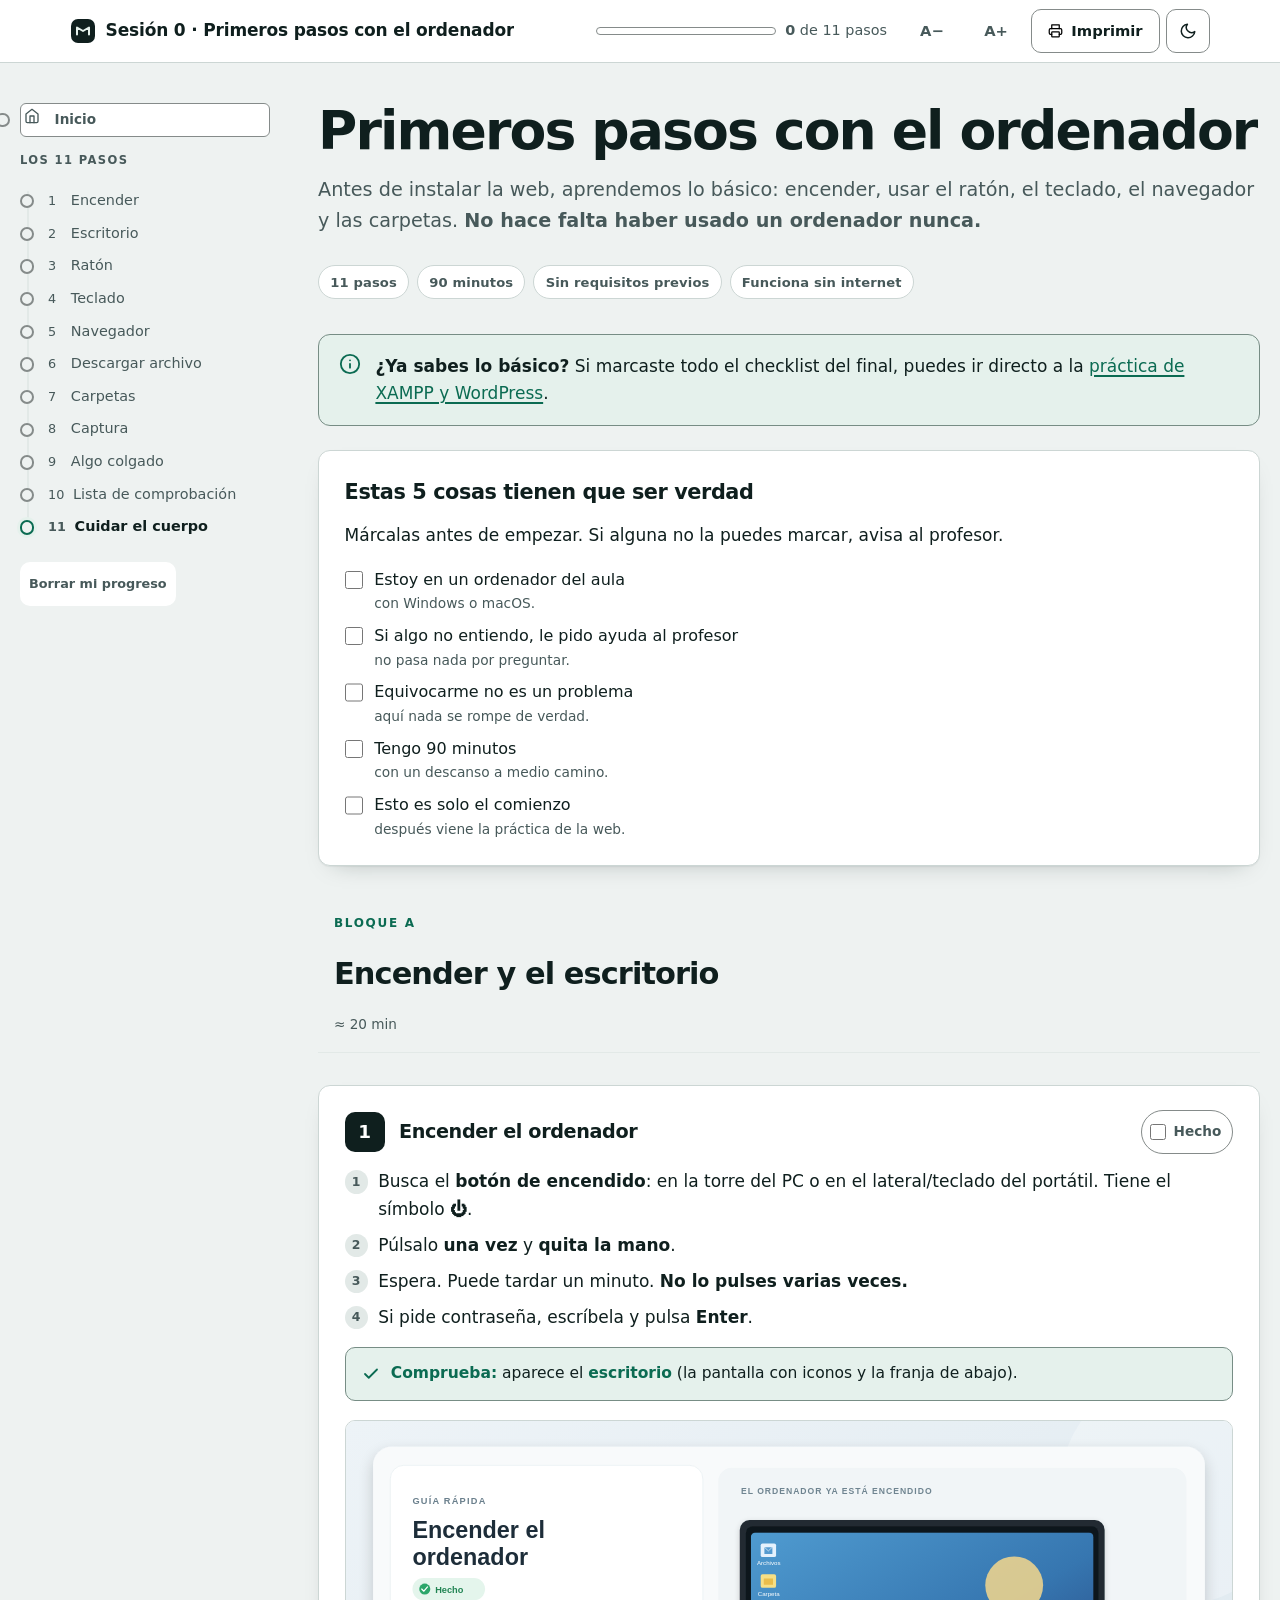
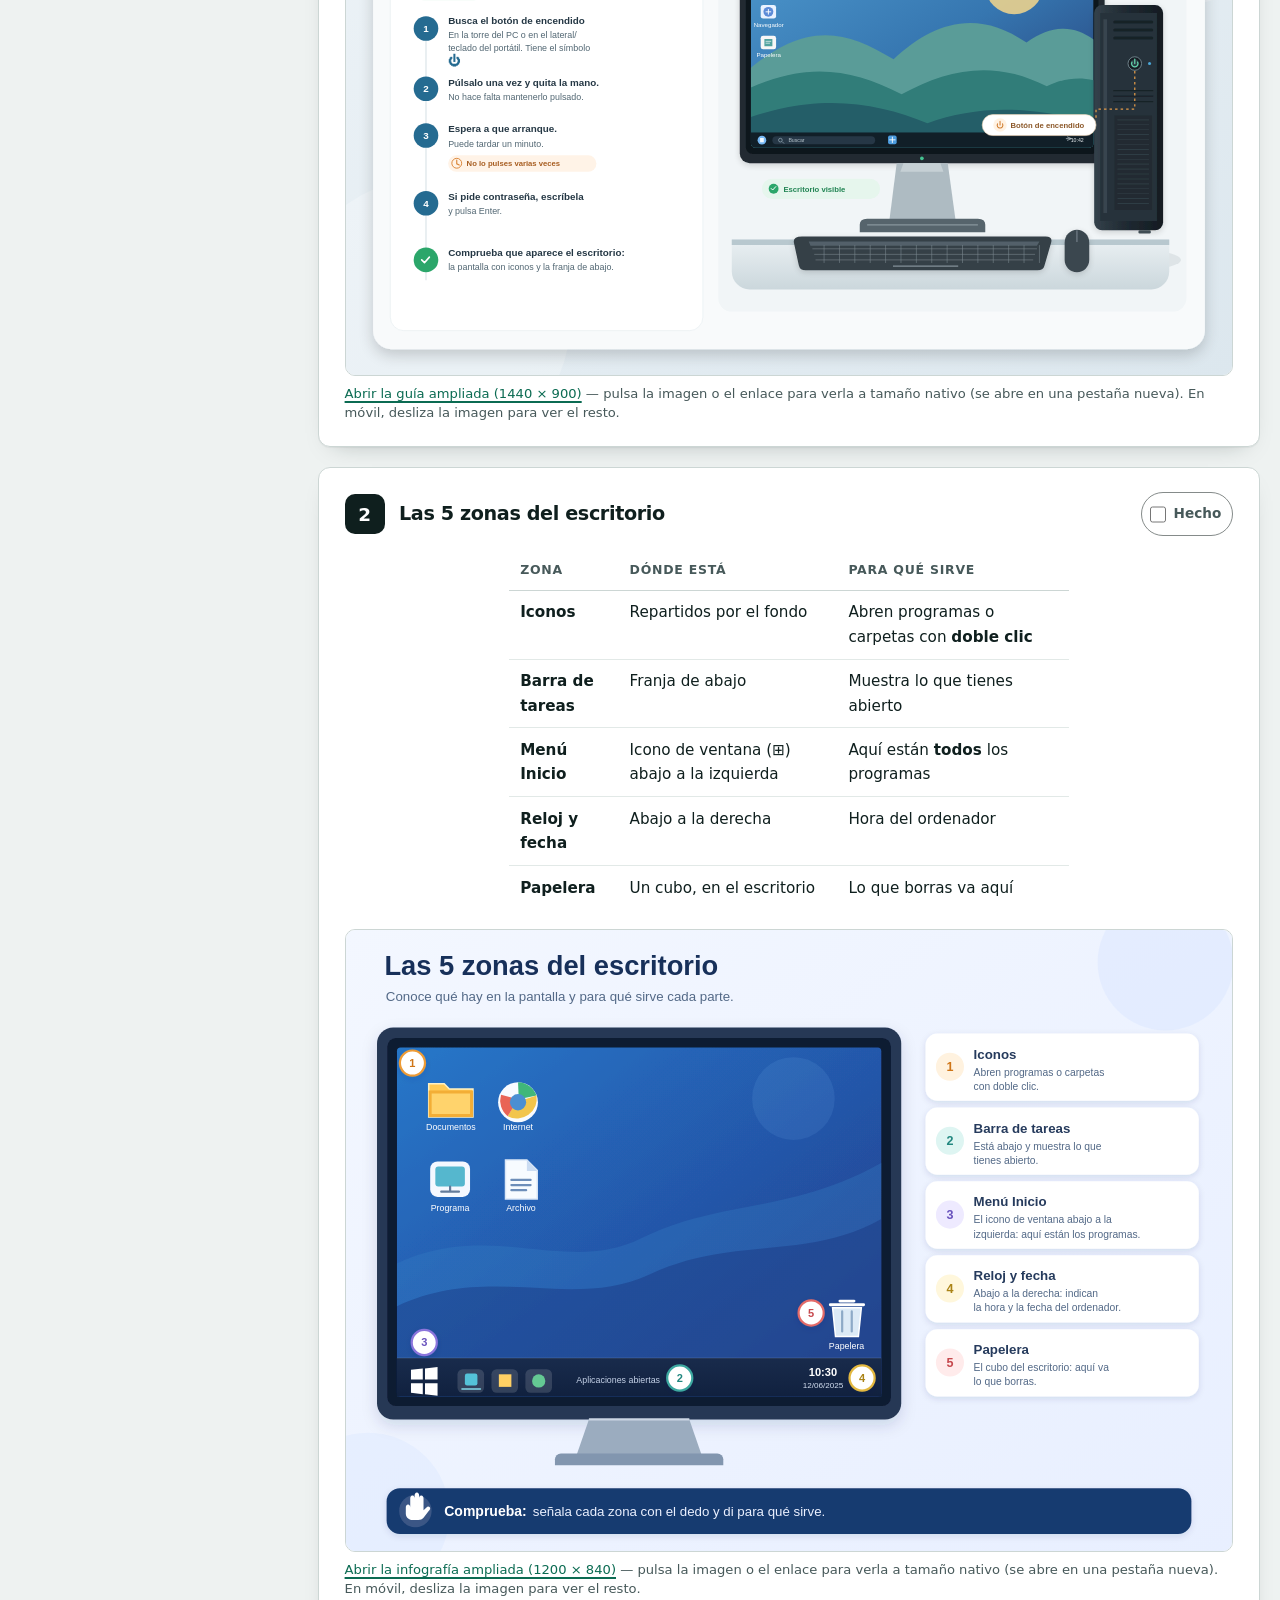
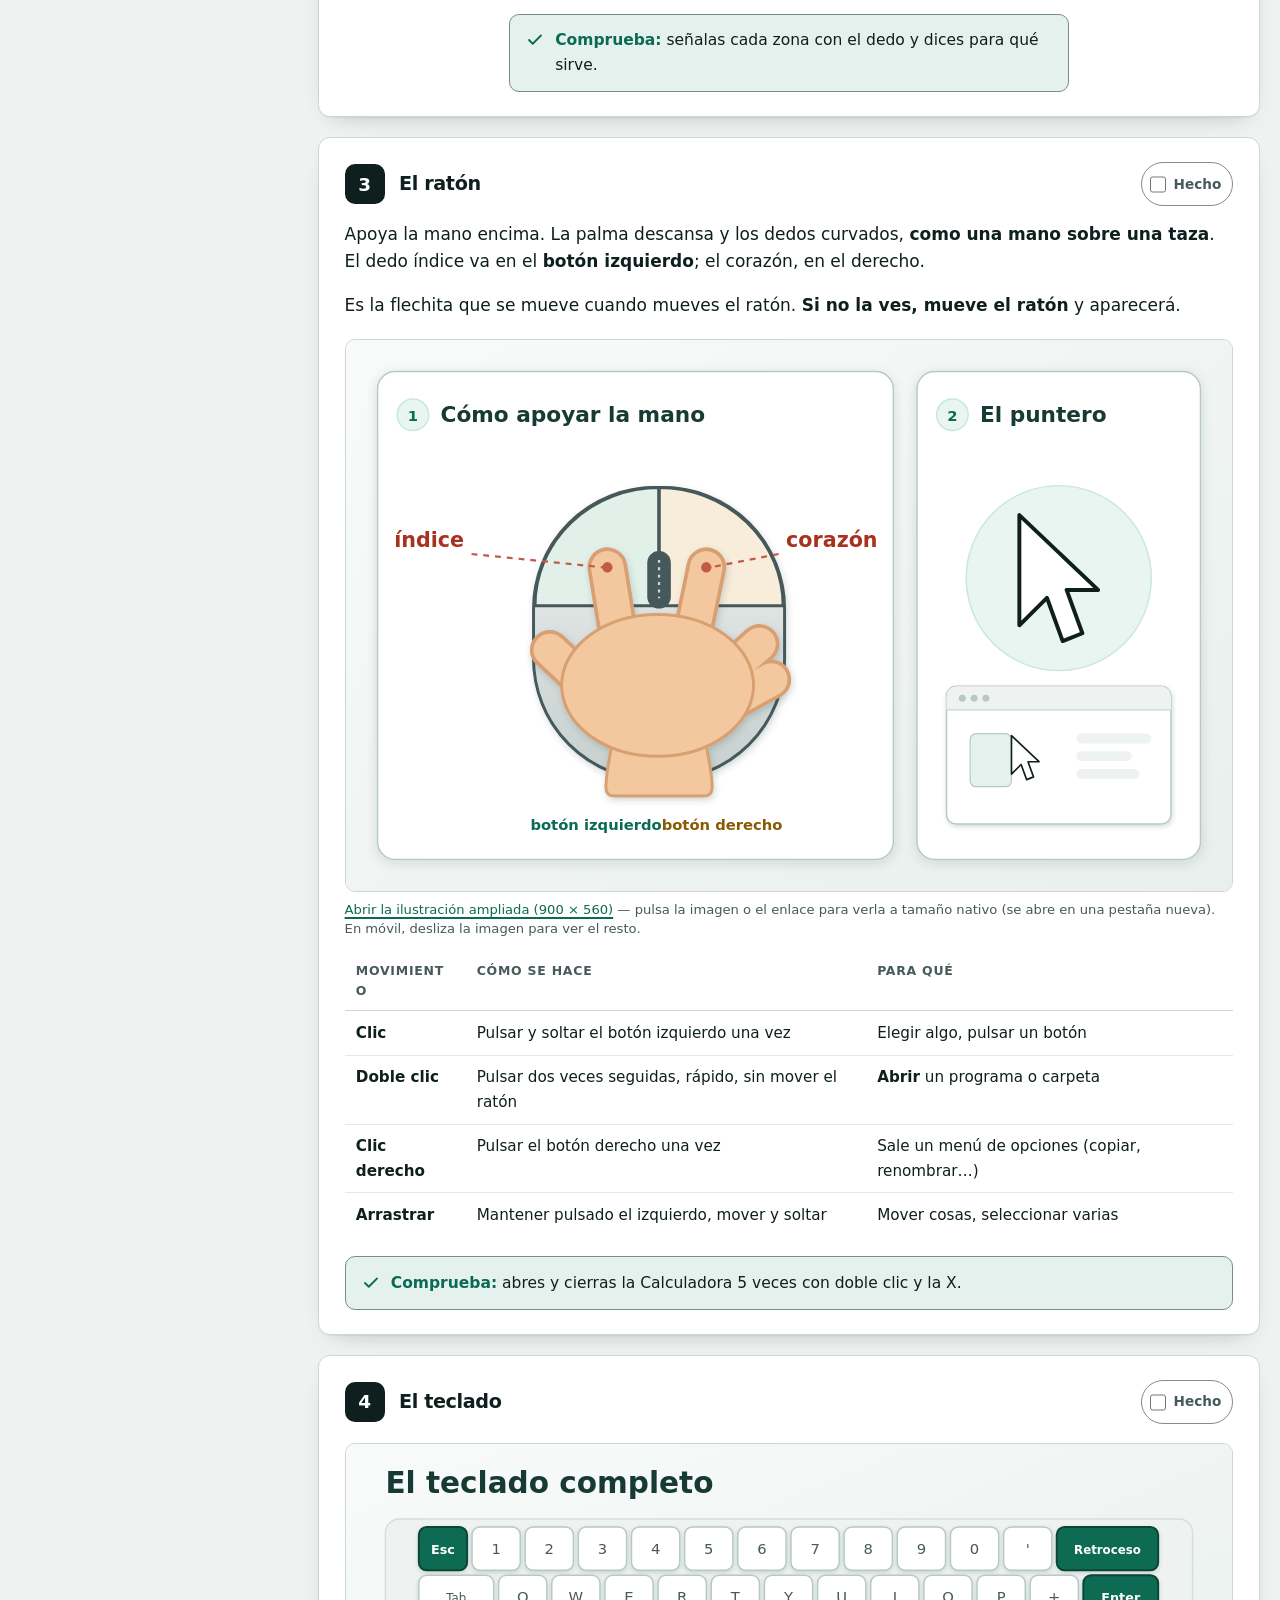
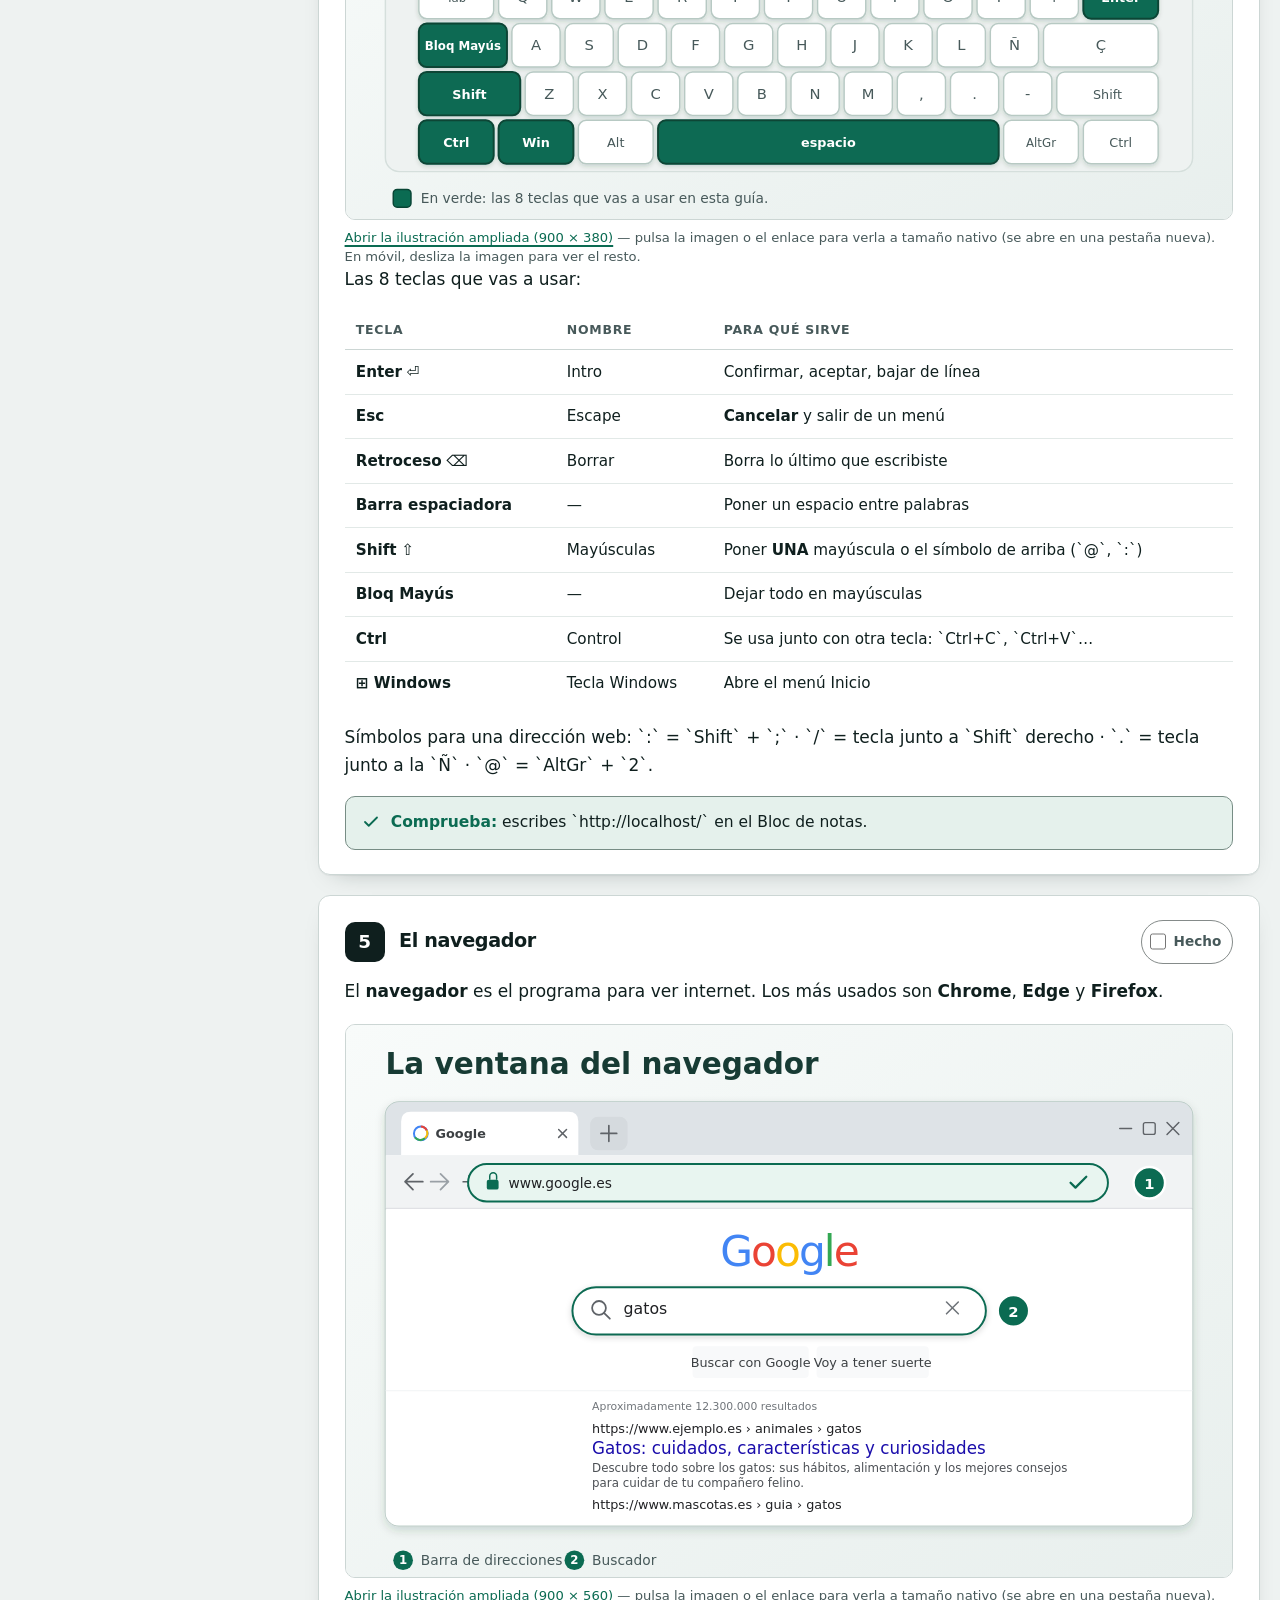
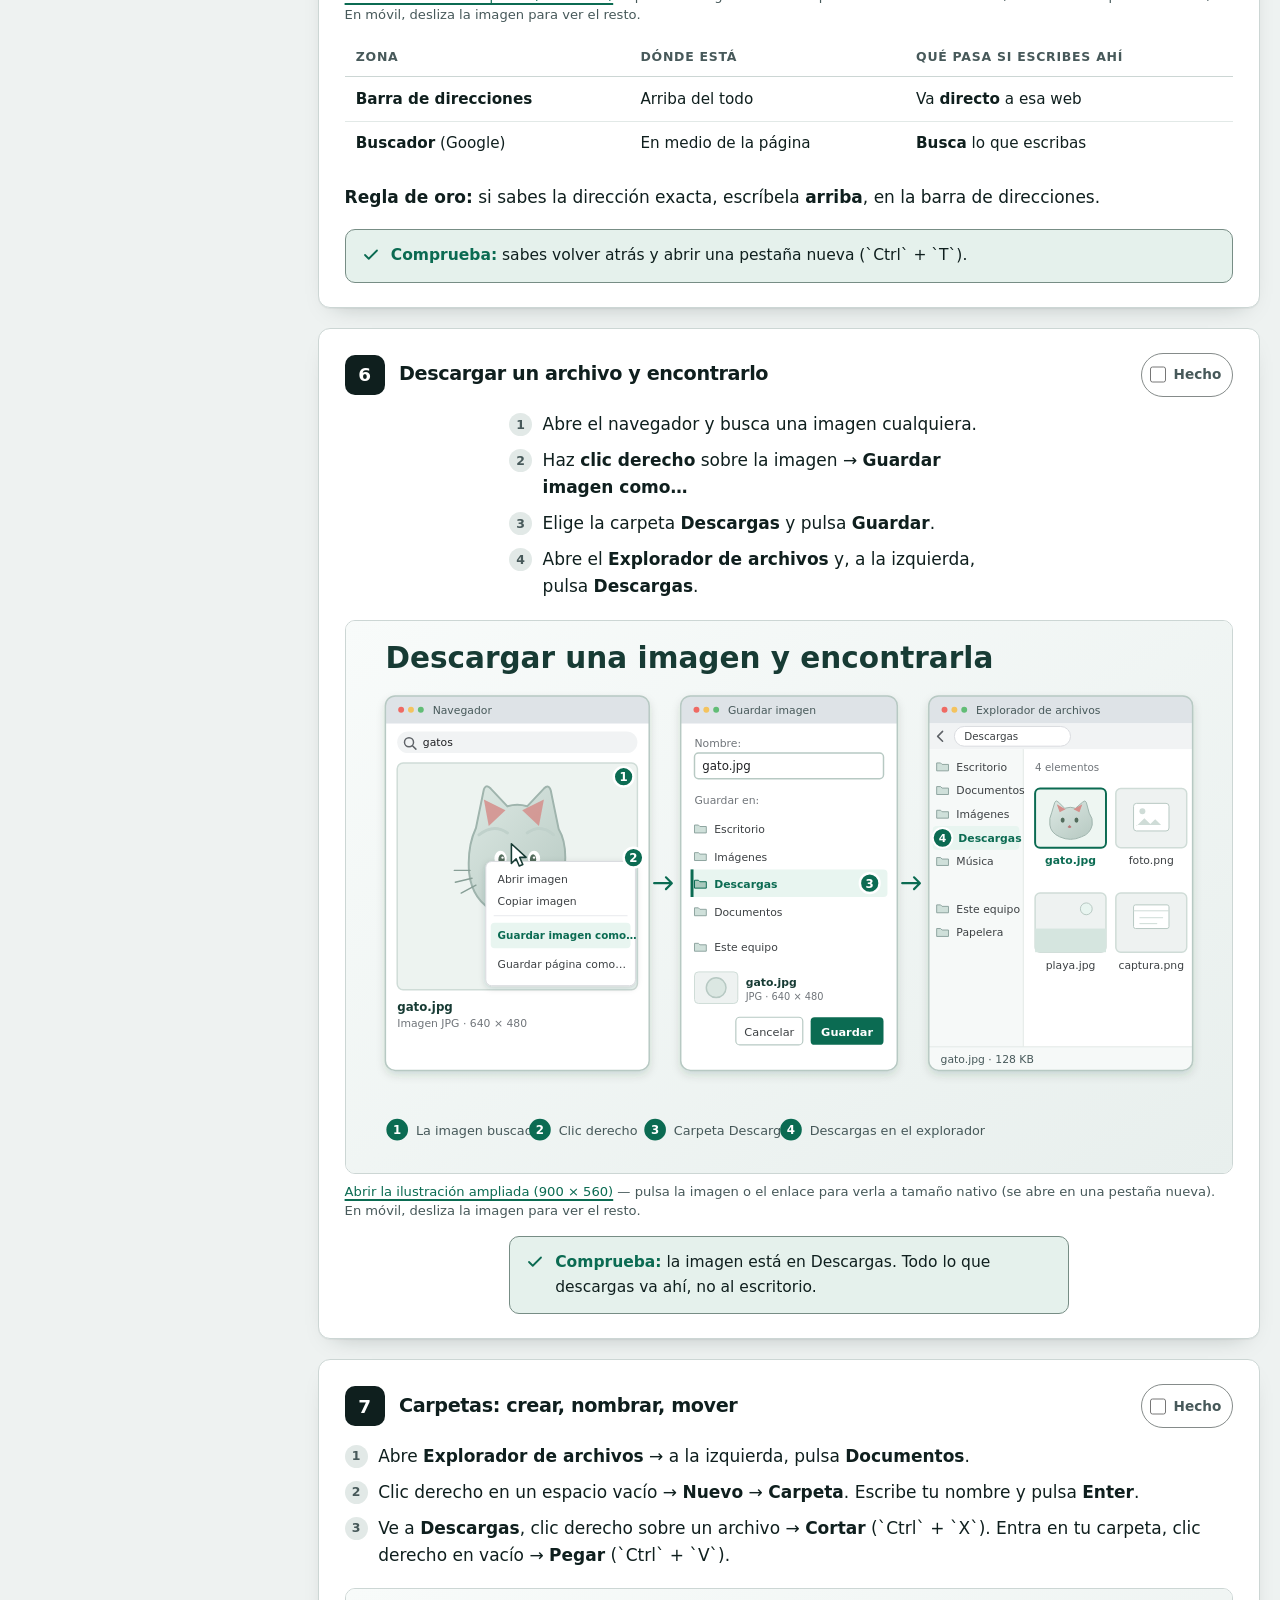
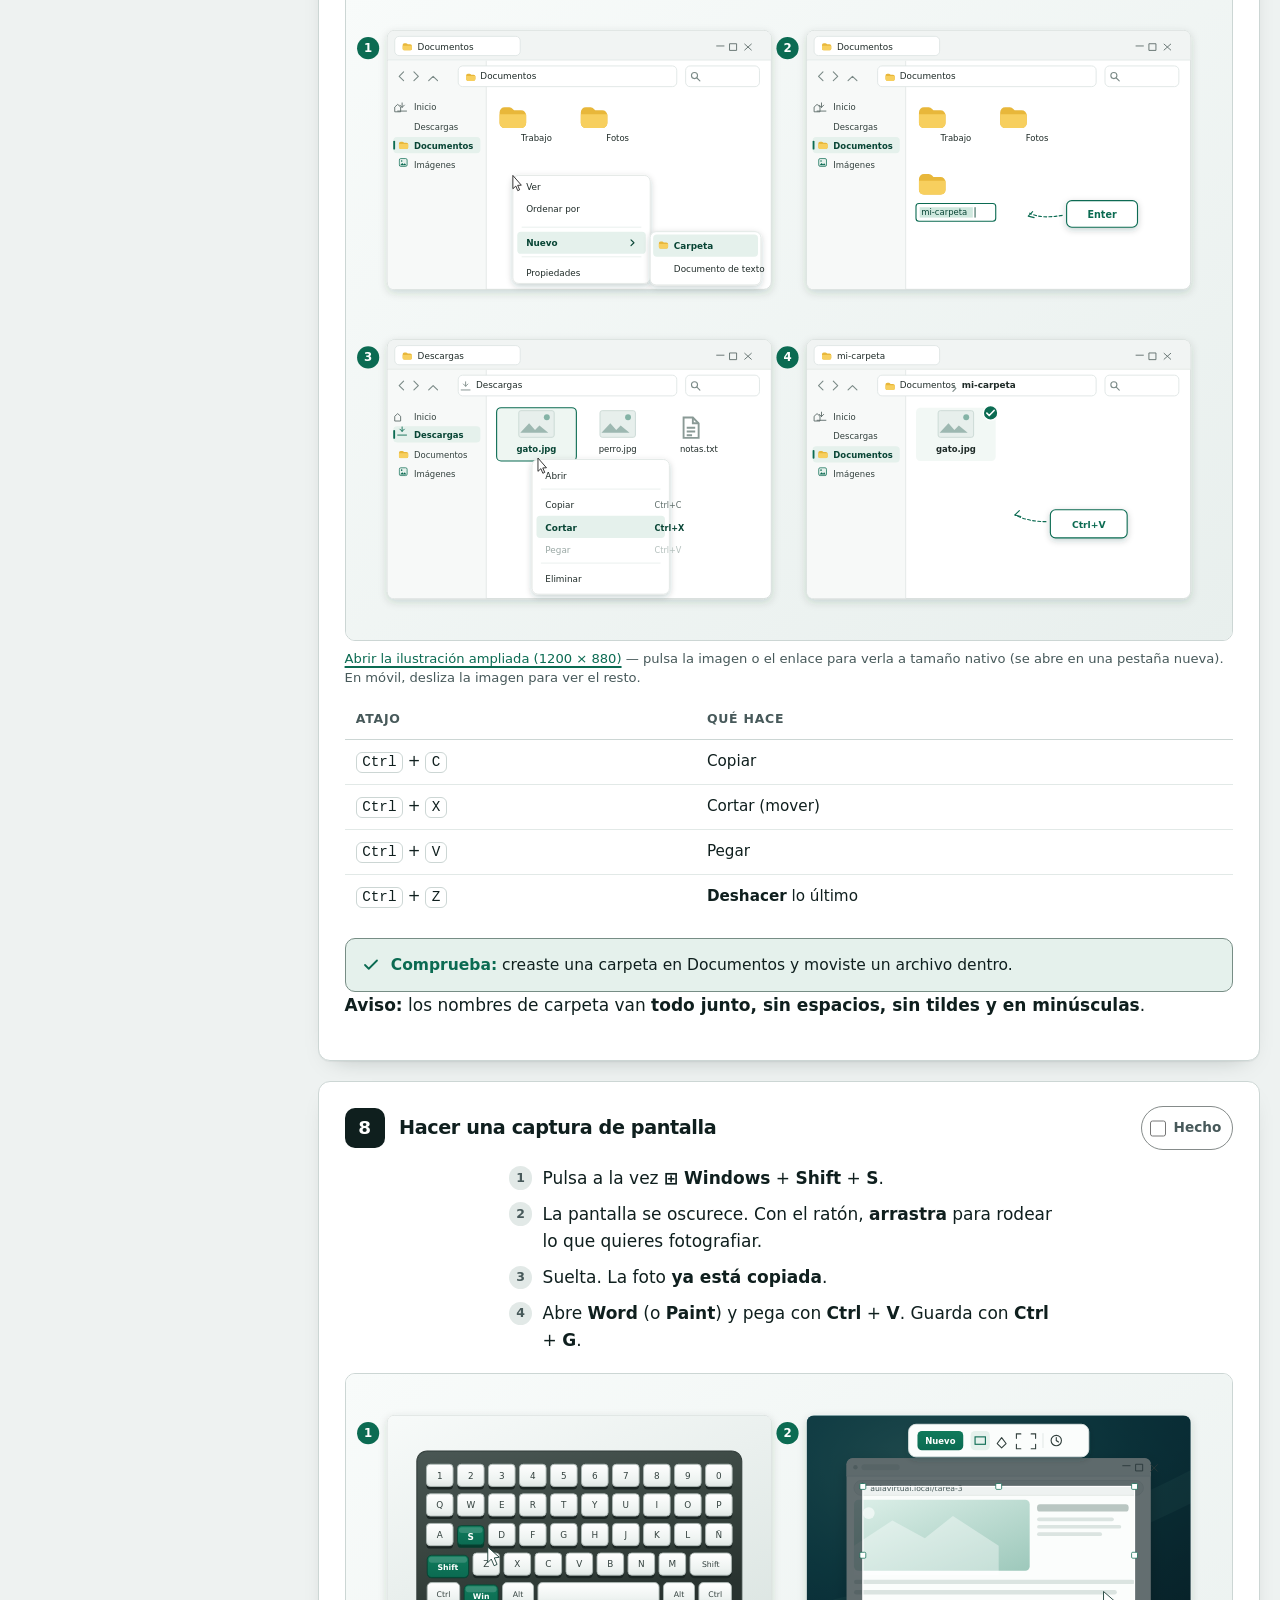
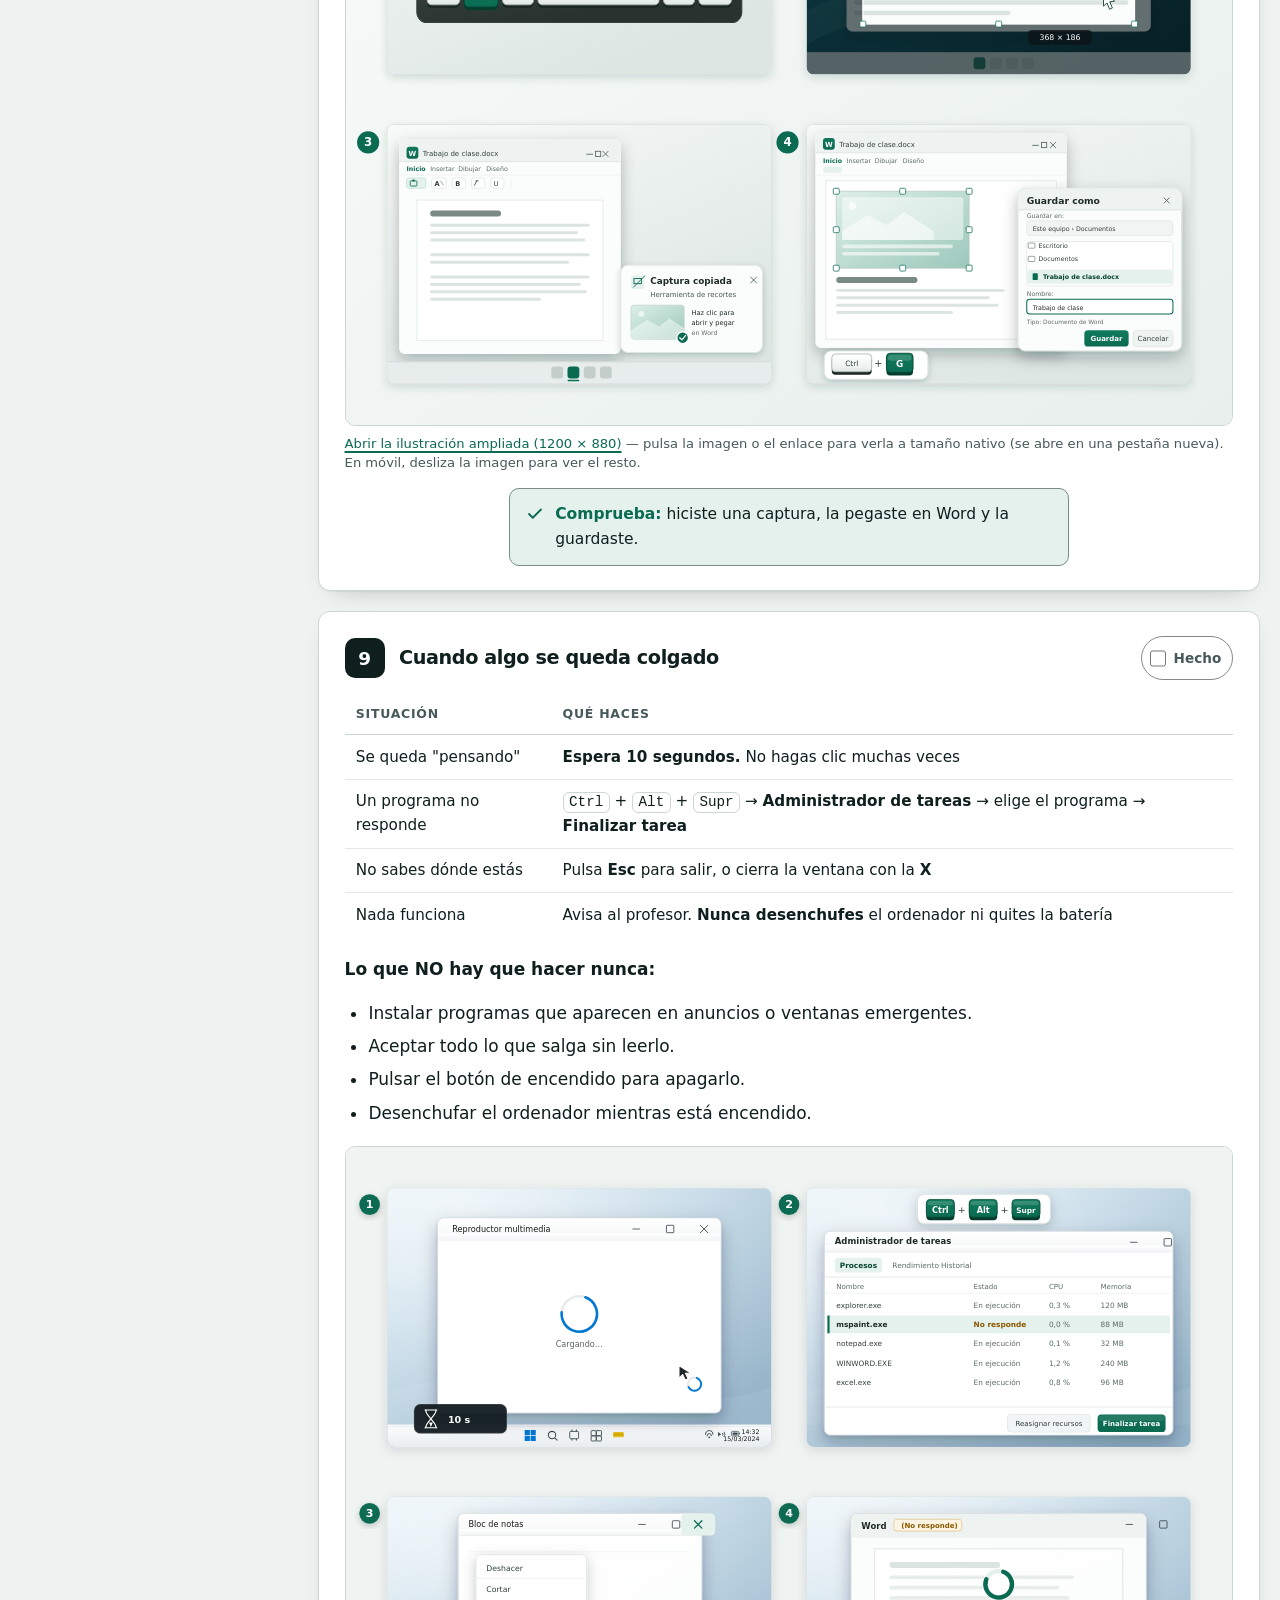
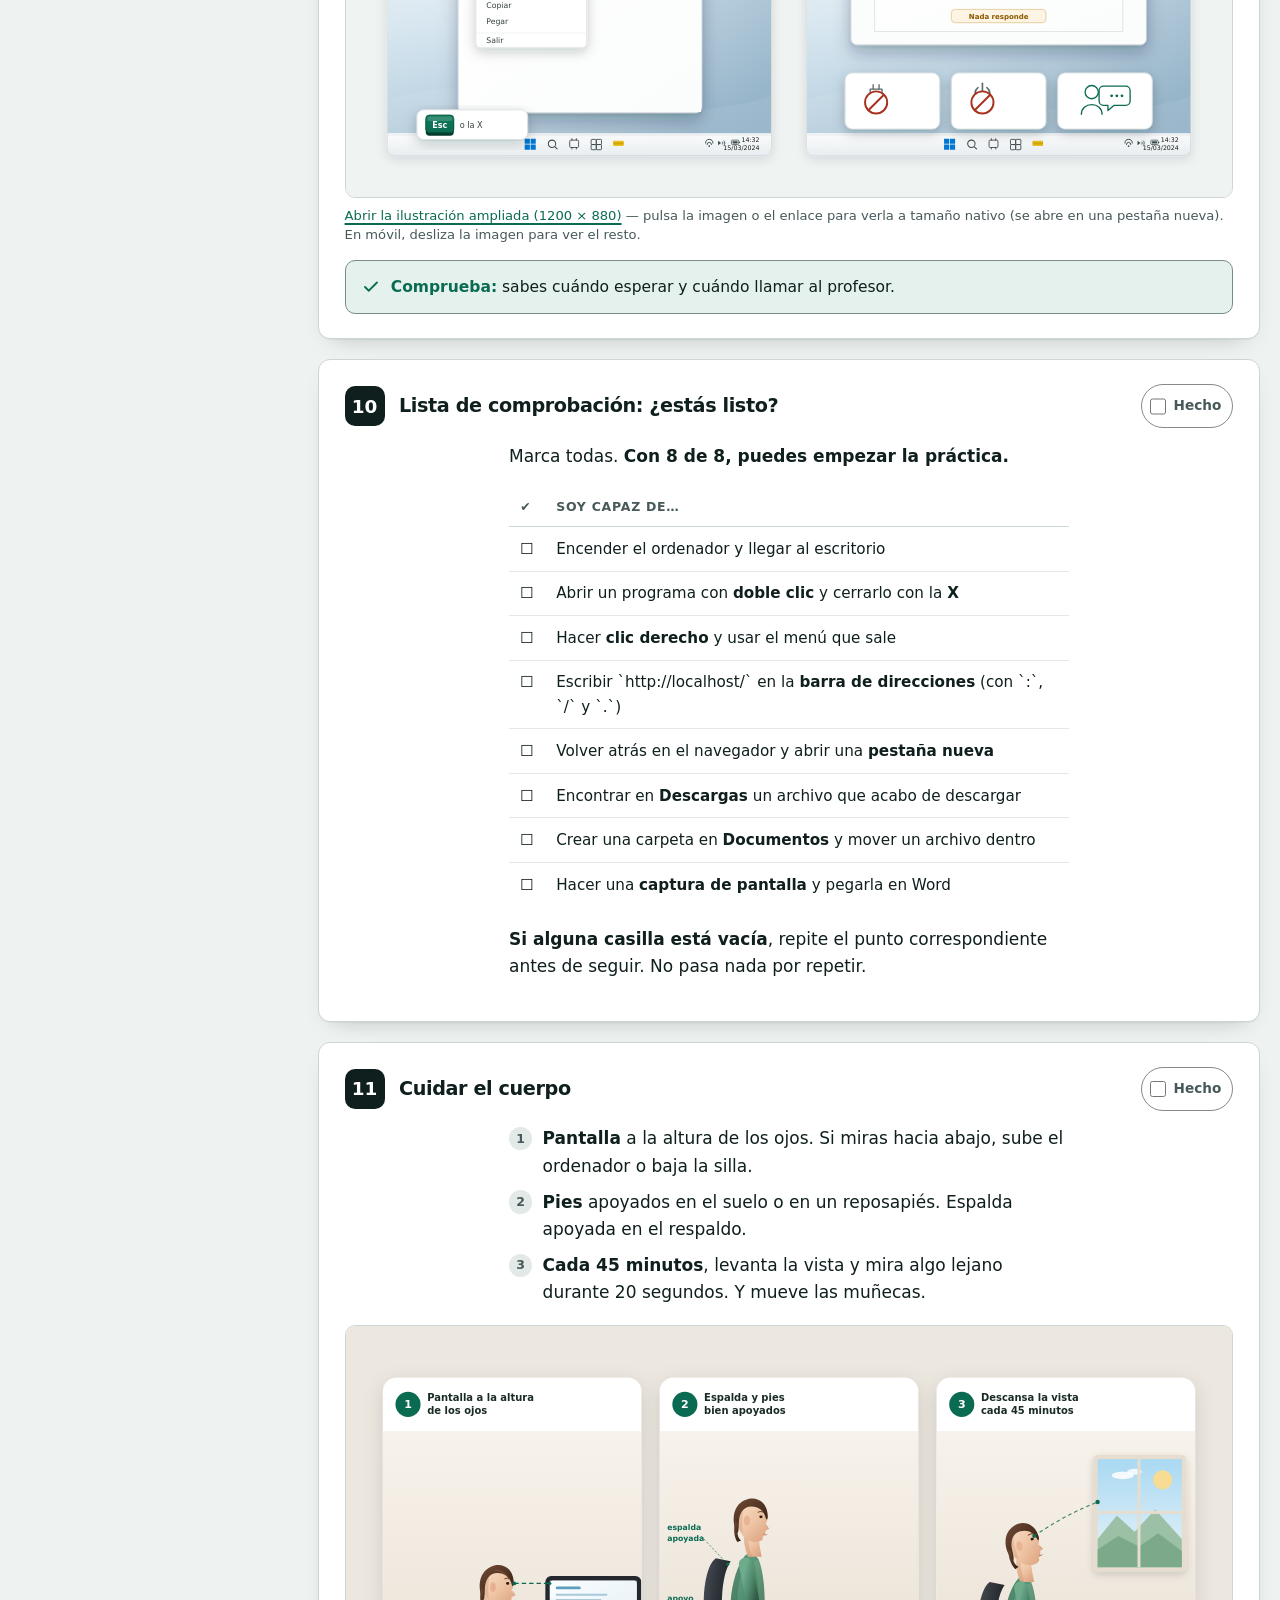
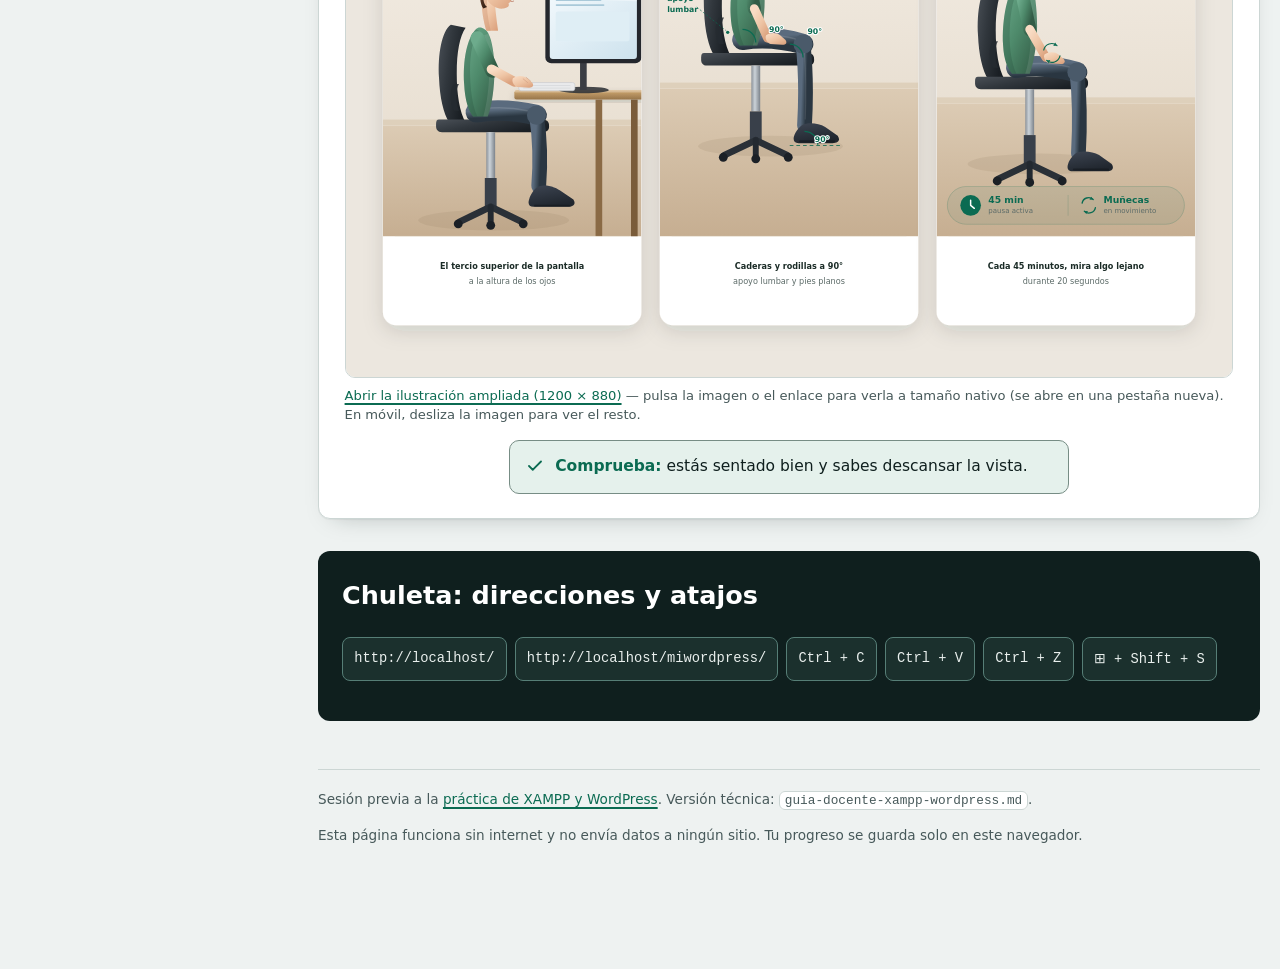
<file: sesion-0/index.html>
﻿<!doctype html>
<html lang="es">
  <head>
    <meta charset="utf-8" />
    <meta name="viewport" content="width=device-width, initial-scale=1" />
    <meta name="color-scheme" content="light dark" />
    <title>Primeros pasos con el ordenador</title>
    <link rel="stylesheet" href="../assets/css/shared.css" />
    <link rel="icon" type="image/svg+xml" href="../assets/svg/favicon.svg" />
    <script>
      /* Aplica el tema guardado antes del primer pintado, para que la pagina
         no parpadee al abrirla. Si no hay tema guardado, el CSS usa la
         preferencia del sistema: esta pagina tambien funciona sin JavaScript. */
      try {
        var t = localStorage.getItem("ifct0510-theme.v1");
        if (t === "light" || t === "dark") {
          document.documentElement.setAttribute("data-theme", t);
        }
      } catch (e) {}
    </script>
    <style>
      /* Sistema SVG del modulo Sesion 0 (Onda A).
     Las utilidades comunes viven en assets/css/shared.css; aqui se fija el
     prefijo de los ids de <defs> y la escala tipografica del modulo. */
      .sesion-svg {
        --svg-fs-1: 9px;
        --svg-fs-2: 11px;
        --svg-fs-3: 13px;
      }
    </style>
  </head>

  <body>
    <a class="skip" href="#contenido">Saltar al contenido</a
    ><!-- Recursos SVG compartidos del modulo (ids prefijados sesion-*).
     No se dibujan: solo se referencian desde los diagramas. --><svg
      class="svg-defs"
      aria-hidden="true"
      focusable="false"
      xmlns="http://www.w3.org/2000/svg"
    >
      <defs>
        <linearGradient id="sesion-surface" x1="0" y1="0" x2="0" y2="1">
          <stop offset="0" stop-color="var(--panel, #ffffff)" />
          <stop offset="1" stop-color="var(--signal-soft, #e5f1ec)" />
        </linearGradient>
        <linearGradient id="sesion-action" x1="0" y1="0" x2="1" y2="1">
          <stop offset="0" stop-color="var(--signal, #0b6b52)" />
          <stop offset="1" stop-color="var(--ink, #0f1f1e)" />
        </linearGradient>
        <filter id="sesion-shadow" x="-20%" y="-20%" width="140%" height="150%">
          <feDropShadow
            dx="0"
            dy="2"
            stdDeviation="3"
            flood-color="var(--ink, #0f1f1e)"
            flood-opacity="0.14"
          />
        </filter>
      </defs>
    </svg>
    <header class="topbar">
      <div class="topbar__in">
        <div class="brand">
          <img
            src="../assets/svg/logo.svg"
            width="26"
            height="26"
            alt=""
            aria-hidden="true"
          />
          <span>Sesión 0 · Primeros pasos con el ordenador</span>
        </div>
        <div class="meter" role="group" aria-label="Progreso de la sesión">
          <div class="meter__track" aria-hidden="true">
            <div class="meter__fill" id="bar"></div>
          </div>
          <span><b id="count">0</b> de <span id="total">11</span> pasos</span>
        </div>
        <div class="tools">
          <button
            class="btn btn--quiet noprint"
            type="button"
            id="font-minus"
            aria-label="Reducir el tamaño de la letra"
          >
            A−</button
          ><button
            class="btn btn--quiet noprint"
            type="button"
            id="font-plus"
            aria-label="Aumentar el tamaño de la letra"
          >
            A+</button
          ><button class="btn" type="button" id="print-btn">
            <img
              src="../assets/svg/print.svg"
              width="15"
              height="15"
              alt=""
              aria-hidden="true"
            />
            Imprimir
          </button>
          <button
            class="btn theme-toggle noprint"
            type="button"
            id="theme-toggle"
            aria-label="Cambiar a tema oscuro"
            title="Cambiar a tema oscuro"
          >
            <svg class="theme-toggle__moon" width="18" height="18" viewBox="0 0 24 24" fill="none" stroke="currentColor" stroke-width="2" stroke-linecap="round" stroke-linejoin="round" aria-hidden="true">
              <path d="M21 12.79A9 9 0 1 1 11.21 3 7 7 0 0 0 21 12.79z" />
            </svg>
            <svg class="theme-toggle__sun" width="18" height="18" viewBox="0 0 24 24" fill="none" stroke="currentColor" stroke-width="2" stroke-linecap="round" stroke-linejoin="round" aria-hidden="true">
              <circle cx="12" cy="12" r="4" />
              <path d="M12 2v2M12 20v2M4.9 4.9l1.4 1.4M17.7 17.7l1.4 1.4M2 12h2M20 12h2M6.3 17.7l-1.4 1.4M19.1 4.9l-1.4 1.4" />
            </svg>
          </button>
        </div>
      </div>
    </header>
    <div class="shell">
      <nav class="rail noprint" aria-label="Índice de pasos">
        <a
          class="rail__home"
          href="../index.html"
          aria-label="Volver a la portada"
          ><svg
            width="16"
            height="16"
            viewBox="0 0 24 24"
            fill="none"
            stroke="currentColor"
            stroke-width="2"
            stroke-linecap="round"
            stroke-linejoin="round"
            aria-hidden="true"
          >
            <path d="M3 9l9-7 9 7v11a2 2 0 0 1-2 2H5a2 2 0 0 1-2-2z" />
            <polyline points="9 22 9 12 15 12 15 22" />
          </svg>
          Inicio
        </a>
        <h2>Los 11 pasos</h2>
        <div class="rail__progress">
          <ol id="rail-list">
            <li>
              <a href="#paso-1" data-target="1"
                ><span class="n">1</span> Encender</a
              >
            </li>
            <li>
              <a href="#paso-2" data-target="2"
                ><span class="n">2</span> Escritorio</a
              >
            </li>
            <li>
              <a href="#paso-3" data-target="3"><span class="n">3</span> Ratón</a>
            </li>
            <li>
              <a href="#paso-4" data-target="4"
                ><span class="n">4</span> Teclado</a
              >
            </li>
            <li>
              <a href="#paso-5" data-target="5"
                ><span class="n">5</span> Navegador</a
              >
            </li>
            <li>
              <a href="#paso-6" data-target="6"
                ><span class="n">6</span> Descargar archivo</a
              >
            </li>
            <li>
              <a href="#paso-7" data-target="7"
                ><span class="n">7</span> Carpetas</a
              >
            </li>
            <li>
              <a href="#paso-8" data-target="8"
                ><span class="n">8</span> Captura</a
              >
            </li>
            <li>
              <a href="#paso-9" data-target="9"
                ><span class="n">9</span> Algo colgado</a
              >
            </li>
            <li>
              <a href="#paso-10" data-target="10"
                ><span class="n">10</span> Lista de comprobación</a
              >
            </li>
            <li>
              <a href="#paso-11" data-target="11"
                ><span class="n">11</span> Cuidar el cuerpo</a
              >
            </li>
          </ol>
          <div class="rail__fill" id="rail-fill" aria-hidden="true"></div>
        </div>
        <p style="margin-top: 1.2rem; font-size: 0.8rem; color: var(--ink-2)">
          <button
            class="btn btn--quiet"
            type="button"
            id="reset"
            style="font-size: 0.8rem; padding: 0.25rem 0.5rem"
          >
            Borrar mi progreso
          </button>
        </p>
      </nav>
      <main id="contenido" tabindex="-1">
        <section class="hero">
          <h1>Primeros pasos con el ordenador</h1>
          <p class="lead">
            Antes de instalar la web, aprendemos lo básico: encender, usar el
            ratón, el teclado, el navegador y las carpetas.
            <strong>No hace falta haber usado un ordenador nunca.</strong>
          </p>
          <ul class="meta">
            <li data-state>11 pasos</li>
            <li>90 minutos</li>
            <li>Sin requisitos previos</li>
            <li>Funciona sin internet</li>
          </ul>

          <details class="toc-mobile noprint">
            <summary>Ver el índice de los 11 pasos</summary>
            <ol>
              <li><a href="#paso-1">Encender</a></li>
              <li><a href="#paso-2">Escritorio</a></li>
              <li><a href="#paso-3">Ratón</a></li>
              <li><a href="#paso-4">Teclado</a></li>
              <li><a href="#paso-5">Navegador</a></li>
              <li><a href="#paso-6">Descargar archivo</a></li>
              <li><a href="#paso-7">Carpetas</a></li>
              <li><a href="#paso-8">Captura</a></li>
              <li><a href="#paso-9">Algo colgado</a></li>
              <li><a href="#paso-10">Lista de comprobación</a></li>
              <li><a href="#paso-11">Cuidar el cuerpo</a></li>
            </ol>
          </details>
          <div class="notice notice--info">
            <img
              src="../assets/svg/info.svg"
              width="22"
              height="22"
              alt=""
              aria-hidden="true"
            />
            <p>
              <strong>¿Ya sabes lo básico?</strong> Si marcaste todo el
              checklist del final, puedes ir directo a la
              <a href="../practica-xampp/index.html"
                >práctica de XAMPP y WordPress</a
              >.
            </p>
          </div>
          <div class="block">
            <h2>Estas 5 cosas tienen que ser verdad</h2>
            <p>
              Márcalas antes de empezar. Si alguna no la puedes marcar, avisa al
              profesor.
            </p>
            <ul class="preflight">
              <li>
                <input type="checkbox" id="s0pf1" /><label for="s0pf1"
                  >Estoy en un ordenador del aula
                  <small>con Windows o macOS.</small></label
                >
              </li>
              <li>
                <input type="checkbox" id="s0pf2" /><label for="s0pf2"
                  >Si algo no entiendo, le pido ayuda al profesor
                  <small>no pasa nada por preguntar.</small></label
                >
              </li>
              <li>
                <input type="checkbox" id="s0pf3" /><label for="s0pf3"
                  >Equivocarme no es un problema
                  <small>aquí nada se rompe de verdad.</small></label
                >
              </li>
              <li>
                <input type="checkbox" id="s0pf4" /><label for="s0pf4"
                  >Tengo 90 minutos
                  <small>con un descanso a medio camino.</small></label
                >
              </li>
              <li>
                <input type="checkbox" id="s0pf5" /><label for="s0pf5"
                  >Esto es solo el comienzo
                  <small>después viene la práctica de la web.</small></label
                >
              </li>
            </ul>
          </div>
        </section>
        <section class="part" id="parte-a">
          <span class="part__k">Bloque A</span>
          <h2>Encender y el escritorio</h2>
          <span class="part__time">≈ 20 min</span>
        </section>
        <article class="step step--split" id="paso-1" data-step="1">
          <header class="step__head">
            <span class="step__num" aria-hidden="true">1</span>
            <h3 class="step__title">Encender el ordenador</h3>
            <label class="tick"
              ><input type="checkbox" data-done="1" /><span>Hecho</span></label
            >
          </header>
          <ol class="actions">
            <li>
              Busca el <strong>botón de encendido</strong>: en la torre del PC o
              en el lateral/teclado del portátil. Tiene el símbolo
              <strong>⏻</strong>.
            </li>
            <li>
              Púlsalo <strong>una vez</strong> y <strong>quita la mano</strong>.
            </li>
            <li>
              Espera. Puede tardar un minuto.
              <strong>No lo pulses varias veces.</strong>
            </li>
            <li>
              Si pide contraseña, escríbela y pulsa <strong>Enter</strong>.
            </li>
          </ol>
          <div class="check">
            <svg
              width="18"
              height="18"
              viewBox="0 0 24 24"
              fill="none"
              stroke="#0b6b52"
              stroke-width="2.4"
              stroke-linecap="round"
              stroke-linejoin="round"
              aria-hidden="true"
            >
              <path d="M20 6 9 17l-5-5" />
            </svg>
            <p>
              <strong>Comprueba:</strong> aparece el
              <strong>escritorio</strong> (la pantalla con iconos y la franja de
              abajo).
            </p>
          </div>
          <figure class="fig fig--poster noprint">
            <div
              class="fig--poster__scroll"
              tabindex="0"
              role="region"
              aria-label="Guía visual del encendido del ordenador, desplazable"
            >
              <a
                class="fig--poster__link"
                href="../assets/svg/encender.svg"
                target="_blank"
                rel="noopener"
              >
                <img
                  src="../assets/svg/encender.svg"
                  width="1440"
                  height="900"
                  loading="lazy"
                  alt="Guía ilustrada: el botón de encendido en la torre del PC, el monitor con el escritorio ya visible, el teclado y el ratón."
                />
              </a>
            </div>
            <figcaption>
              <a href="../assets/svg/encender.svg" target="_blank" rel="noopener"
                >Abrir la guía ampliada (1440 × 900)</a
              >
              — pulsa la imagen o el enlace para verla a tamaño
              nativo (se abre en una pestaña nueva). En móvil, desliza la
              imagen para ver el resto.
            </figcaption>
          </figure>
        </article>
        <article class="step" id="paso-2" data-step="2">
          <header class="step__head">
            <span class="step__num" aria-hidden="true">2</span>
            <h3 class="step__title">Las 5 zonas del escritorio</h3>
            <label class="tick"
              ><input type="checkbox" data-done="2" /><span>Hecho</span></label
            >
          </header>
          <table class="tbl">
            <thead>
              <tr>
                <th>Zona</th>
                <th>Dónde está</th>
                <th>Para qué sirve</th>
              </tr>
            </thead>
            <tbody>
              <tr>
                <td><strong>Iconos</strong></td>
                <td>Repartidos por el fondo</td>
                <td>
                  Abren programas o carpetas con <strong>doble clic</strong>
                </td>
              </tr>
              <tr>
                <td><strong>Barra de tareas</strong></td>
                <td>Franja de abajo</td>
                <td>Muestra lo que tienes abierto</td>
              </tr>
              <tr>
                <td><strong>Menú Inicio</strong></td>
                <td>Icono de ventana (⊞) abajo a la izquierda</td>
                <td>Aquí están <strong>todos</strong> los programas</td>
              </tr>
              <tr>
                <td><strong>Reloj y fecha</strong></td>
                <td>Abajo a la derecha</td>
                <td>Hora del ordenador</td>
              </tr>
              <tr>
                <td><strong>Papelera</strong></td>
                <td>Un cubo, en el escritorio</td>
                <td>Lo que borras va aquí</td>
              </tr>
            </tbody>
          </table>
          <figure class="fig fig--poster fig--poster--zonas noprint">
            <div
              class="fig--poster__scroll"
              tabindex="0"
              role="region"
              aria-label="Infografía de las 5 zonas del escritorio, desplazable"
            >
              <a
                class="fig--poster__link"
                href="../assets/svg/zonas-escritorio.svg"
                target="_blank"
                rel="noopener"
              >
                <img
                  src="../assets/svg/zonas-escritorio.svg"
                  width="1200"
                  height="840"
                  loading="lazy"
                  alt="Infografía de un escritorio con las 5 zonas numeradas: iconos, barra de tareas, menú Inicio, reloj y fecha y papelera, junto a la explicación de para qué sirve cada zona."
                />
              </a>
            </div>
            <figcaption>
              <a href="../assets/svg/zonas-escritorio.svg" target="_blank" rel="noopener"
                >Abrir la infografía ampliada (1200 × 840)</a
              >
              — pulsa la imagen o el enlace para verla a tamaño
              nativo (se abre en una pestaña nueva). En móvil, desliza la
              imagen para ver el resto.
            </figcaption>
          </figure>
          <div class="check">
            <svg
              width="18"
              height="18"
              viewBox="0 0 24 24"
              fill="none"
              stroke="#0b6b52"
              stroke-width="2.4"
              stroke-linecap="round"
              stroke-linejoin="round"
              aria-hidden="true"
            >
              <path d="M20 6 9 17l-5-5" />
            </svg>
            <p>
              <strong>Comprueba:</strong> señalas cada zona con el dedo y dices
              para qué sirve.
            </p>
          </div>
        </article>
        <article class="step step--split" id="paso-3" data-step="3">
          <header class="step__head">
            <span class="step__num" aria-hidden="true">3</span>
            <h3 class="step__title">El ratón</h3>
            <label class="tick"
              ><input type="checkbox" data-done="3" /><span>Hecho</span></label
            >
          </header>
          <p>
            Apoya la mano encima. La palma descansa y los dedos curvados,
            <strong>como una mano sobre una taza</strong>. El dedo índice va en
            el <strong>botón izquierdo</strong>; el corazón, en el derecho.
          </p>
          <p>
            Es la flechita que se mueve cuando mueves el ratón.
            <strong>Si no la ves, mueve el ratón</strong> y aparecerá.
          </p>
          <figure class="fig fig--poster fig--poster--raton noprint">
            <div
              class="fig--poster__scroll"
              tabindex="0"
              role="region"
              aria-label="Ilustración de la postura de la mano sobre el ratón y del puntero, desplazable"
            >
              <a
                class="fig--poster__link"
                href="../assets/svg/raton.svg"
                target="_blank"
                rel="noopener"
              >
                <img
                  src="../assets/svg/raton.svg"
                  width="900"
                  height="560"
                  loading="lazy"
                  alt="Ilustración de un ratón visto desde arriba con la mano apoyada encima: el dedo índice queda sobre el botón izquierdo, marcado en verde, y el corazón sobre el botón derecho, marcado en ámbar. A la derecha, el puntero o flechita que se mueve por la pantalla, primero en grande y luego sobre una ventana."
                />
              </a>
            </div>
            <figcaption>
              <a href="../assets/svg/raton.svg" target="_blank" rel="noopener"
                >Abrir la ilustración ampliada (900 × 560)</a
              >
              — pulsa la imagen o el enlace para verla a tamaño
              nativo (se abre en una pestaña nueva). En móvil, desliza la
              imagen para ver el resto.
            </figcaption>
          </figure>
          <table class="tbl">
            <thead>
              <tr>
                <th>Movimiento</th>
                <th>Cómo se hace</th>
                <th>Para qué</th>
              </tr>
            </thead>
            <tbody>
              <tr>
                <td><strong>Clic</strong></td>
                <td>Pulsar y soltar el botón izquierdo una vez</td>
                <td>Elegir algo, pulsar un botón</td>
              </tr>
              <tr>
                <td><strong>Doble clic</strong></td>
                <td>Pulsar dos veces seguidas, rápido, sin mover el ratón</td>
                <td><strong>Abrir</strong> un programa o carpeta</td>
              </tr>
              <tr>
                <td><strong>Clic derecho</strong></td>
                <td>Pulsar el botón derecho una vez</td>
                <td>Sale un menú de opciones (copiar, renombrar…)</td>
              </tr>
              <tr>
                <td><strong>Arrastrar</strong></td>
                <td>Mantener pulsado el izquierdo, mover y soltar</td>
                <td>Mover cosas, seleccionar varias</td>
              </tr>
            </tbody>
          </table>
          <div class="check">
            <svg
              width="18"
              height="18"
              viewBox="0 0 24 24"
              fill="none"
              stroke="#0b6b52"
              stroke-width="2.4"
              stroke-linecap="round"
              stroke-linejoin="round"
              aria-hidden="true"
            >
              <path d="M20 6 9 17l-5-5" />
            </svg>
            <p>
              <strong>Comprueba:</strong> abres y cierras la Calculadora 5 veces
              con doble clic y la X.
            </p>
          </div>
        </article>
        <article class="step step--split" id="paso-4" data-step="4">
          <header class="step__head">
            <span class="step__num" aria-hidden="true">4</span>
            <h3 class="step__title">El teclado</h3>
            <label class="tick"
              ><input type="checkbox" data-done="4" /><span>Hecho</span></label
            >
          </header>
          <figure class="fig fig--poster fig--poster--teclado noprint">
            <div
              class="fig--poster__scroll"
              tabindex="0"
              role="region"
              aria-label="Ilustración del teclado completo con las 8 teclas resaltadas en verde, desplazable"
            >
              <a
                class="fig--poster__link"
                href="../assets/svg/teclado.svg"
                target="_blank"
                rel="noopener"
              >
                <img
                  src="../assets/svg/teclado.svg"
                  width="900"
                  height="380"
                  loading="lazy"
                  alt="Teclado completo visto desde arriba. En verde, con su nombre escrito dentro, las ocho teclas que vas a usar: Esc, Retroceso, Enter, Bloq Mayús, Shift, Ctrl, Win y espacio. El resto de teclas aparecen en blanco con su letra."
                />
              </a>
            </div>
            <figcaption>
              <a href="../assets/svg/teclado.svg" target="_blank" rel="noopener"
                >Abrir la ilustración ampliada (900 × 380)</a
              >
              — pulsa la imagen o el enlace para verla a tamaño
              nativo (se abre en una pestaña nueva). En móvil, desliza la
              imagen para ver el resto.
            </figcaption>
          </figure>
          <p>Las 8 teclas que vas a usar:</p>
          <table class="tbl">
            <thead>
              <tr>
                <th>Tecla</th>
                <th>Nombre</th>
                <th>Para qué sirve</th>
              </tr>
            </thead>
            <tbody>
              <tr>
                <td><strong>Enter</strong> ⏎</td>
                <td>Intro</td>
                <td>Confirmar, aceptar, bajar de línea</td>
              </tr>
              <tr>
                <td><strong>Esc</strong></td>
                <td>Escape</td>
                <td><strong>Cancelar</strong> y salir de un menú</td>
              </tr>
              <tr>
                <td><strong>Retroceso</strong> ⌫</td>
                <td>Borrar</td>
                <td>Borra lo último que escribiste</td>
              </tr>
              <tr>
                <td><strong>Barra espaciadora</strong></td>
                <td>—</td>
                <td>Poner un espacio entre palabras</td>
              </tr>
              <tr>
                <td><strong>Shift</strong> ⇧</td>
                <td>Mayúsculas</td>
                <td>
                  Poner <strong>UNA</strong> mayúscula o el símbolo de arriba
                  (`@`, `:`)
                </td>
              </tr>
              <tr>
                <td><strong>Bloq Mayús</strong></td>
                <td>—</td>
                <td>Dejar todo en mayúsculas</td>
              </tr>
              <tr>
                <td><strong>Ctrl</strong></td>
                <td>Control</td>
                <td>Se usa junto con otra tecla: `Ctrl+C`, `Ctrl+V`…</td>
              </tr>
              <tr>
                <td><strong>⊞ Windows</strong></td>
                <td>Tecla Windows</td>
                <td>Abre el menú Inicio</td>
              </tr>
            </tbody>
          </table>
          <p>
            Símbolos para una dirección web: `:` = `Shift` + `;` · `/` = tecla
            junto a `Shift` derecho · `.` = tecla junto a la `Ñ` · `@` = `AltGr`
            + `2`.
          </p>
          <div class="check">
            <svg
              width="18"
              height="18"
              viewBox="0 0 24 24"
              fill="none"
              stroke="#0b6b52"
              stroke-width="2.4"
              stroke-linecap="round"
              stroke-linejoin="round"
              aria-hidden="true"
            >
              <path d="M20 6 9 17l-5-5" />
            </svg>
            <p>
              <strong>Comprueba:</strong> escribes `http://localhost/` en el
              Bloc de notas.
            </p>
          </div>
        </article>
        <article class="step step--split" id="paso-5" data-step="5">
          <header class="step__head">
            <span class="step__num" aria-hidden="true">5</span>
            <h3 class="step__title">El navegador</h3>
            <label class="tick"
              ><input type="checkbox" data-done="5" /><span>Hecho</span></label
            >
          </header>
          <p>
            El <strong>navegador</strong> es el programa para ver internet. Los
            más usados son <strong>Chrome</strong>, <strong>Edge</strong> y
            <strong>Firefox</strong>.
          </p>
          <figure class="fig fig--poster fig--poster--navegador noprint">
            <div
              class="fig--poster__scroll"
              tabindex="0"
              role="region"
              aria-label="Ilustración de una ventana de navegador con la barra de direcciones y el buscador de Google resaltados, desplazable"
            >
              <a
                class="fig--poster__link"
                href="../assets/svg/navegador.svg"
                target="_blank"
                rel="noopener"
              >
                <img
                  src="../assets/svg/navegador.svg"
                  width="900"
                  height="560"
                  loading="lazy"
                  alt="Ventana de un navegador. Arriba, la barra de direcciones resaltada en verde con la dirección www.google.es, marcada con el número 1. En el centro de la página de Google, el buscador resaltado en verde con la palabra gatos, marcado con el número 2; debajo, los botones Buscar con Google y Voy a tener suerte y, más abajo, resultados de búsqueda."
                />
              </a>
            </div>
            <figcaption>
              <a href="../assets/svg/navegador.svg" target="_blank" rel="noopener"
                >Abrir la ilustración ampliada (900 × 560)</a
              >
              — pulsa la imagen o el enlace para verla a tamaño
              nativo (se abre en una pestaña nueva). En móvil, desliza la
              imagen para ver el resto.
            </figcaption>
          </figure>
          <table class="tbl">
            <thead>
              <tr>
                <th>Zona</th>
                <th>Dónde está</th>
                <th>Qué pasa si escribes ahí</th>
              </tr>
            </thead>
            <tbody>
              <tr>
                <td><strong>Barra de direcciones</strong></td>
                <td>Arriba del todo</td>
                <td>Va <strong>directo</strong> a esa web</td>
              </tr>
              <tr>
                <td><strong>Buscador</strong> (Google)</td>
                <td>En medio de la página</td>
                <td><strong>Busca</strong> lo que escribas</td>
              </tr>
            </tbody>
          </table>
          <p>
            <strong>Regla de oro:</strong> si sabes la dirección exacta,
            escríbela <strong>arriba</strong>, en la barra de direcciones.
          </p>
          <div class="check">
            <svg
              width="18"
              height="18"
              viewBox="0 0 24 24"
              fill="none"
              stroke="#0b6b52"
              stroke-width="2.4"
              stroke-linecap="round"
              stroke-linejoin="round"
              aria-hidden="true"
            >
              <path d="M20 6 9 17l-5-5" />
            </svg>
            <p>
              <strong>Comprueba:</strong> sabes volver atrás y abrir una pestaña
              nueva (`Ctrl` + `T`).
            </p>
          </div>
        </article>
        <article class="step" id="paso-6" data-step="6">
          <header class="step__head">
            <span class="step__num" aria-hidden="true">6</span>
            <h3 class="step__title">Descargar un archivo y encontrarlo</h3>
            <label class="tick"
              ><input type="checkbox" data-done="6" /><span>Hecho</span></label
            >
          </header>
          <ol class="actions">
            <li>Abre el navegador y busca una imagen cualquiera.</li>
            <li>
              Haz <strong>clic derecho</strong> sobre la imagen →
              <strong>Guardar imagen como…</strong>
            </li>
            <li>
              Elige la carpeta <strong>Descargas</strong> y pulsa
              <strong>Guardar</strong>.
            </li>
            <li>
              Abre el <strong>Explorador de archivos</strong> y, a la izquierda,
              pulsa <strong>Descargas</strong>.
            </li>
          </ol>
          <figure class="fig fig--poster fig--poster--descargas noprint">
            <div
              class="fig--poster__scroll"
              tabindex="0"
              role="region"
              aria-label="Ilustración de la descarga de una imagen: navegador, diálogo de guardar y Explorador de archivos, desplazable"
            >
              <a
                class="fig--poster__link"
                href="../assets/svg/descargas.svg"
                target="_blank"
                rel="noopener"
              >
                <img
                  src="../assets/svg/descargas.svg"
                  width="900"
                  height="560"
                  loading="lazy"
                  alt="Tres ventanas en fila unidas por flechas. En el navegador, la imagen de un gato marcada con el número 1 y el menú del clic derecho con la opción Guardar imagen como… resaltada en verde, marcada con el número 2. En el diálogo Guardar imagen, la carpeta Descargas seleccionada, marcada con el número 3, y los botones Cancelar y Guardar. En el Explorador de archivos, Descargas elegida en la lista de la izquierda, marcada con el número 4, y el archivo gato.jpg destacado entre otras imágenes. Al pie, una leyenda repite los cuatro pasos."
                />
              </a>
            </div>
            <figcaption>
              <a href="../assets/svg/descargas.svg" target="_blank" rel="noopener"
                >Abrir la ilustración ampliada (900 × 560)</a
              >
              — pulsa la imagen o el enlace para verla a tamaño
              nativo (se abre en una pestaña nueva). En móvil, desliza la
              imagen para ver el resto.
            </figcaption>
          </figure>
          <div class="check">
            <svg
              width="18"
              height="18"
              viewBox="0 0 24 24"
              fill="none"
              stroke="#0b6b52"
              stroke-width="2.4"
              stroke-linecap="round"
              stroke-linejoin="round"
              aria-hidden="true"
            >
              <path d="M20 6 9 17l-5-5" />
            </svg>
            <p>
              <strong>Comprueba:</strong> la imagen está en Descargas. Todo lo
              que descargas va ahí, no al escritorio.
            </p>
          </div>
        </article>
        <article class="step step--split" id="paso-7" data-step="7">
          <header class="step__head">
            <span class="step__num" aria-hidden="true">7</span>
            <h3 class="step__title">Carpetas: crear, nombrar, mover</h3>
            <label class="tick"
              ><input type="checkbox" data-done="7" /><span>Hecho</span></label
            >
          </header>
          <ol class="actions">
            <li>
              Abre <strong>Explorador de archivos</strong> → a la izquierda,
              pulsa <strong>Documentos</strong>.
            </li>
            <li>
              Clic derecho en un espacio vacío → <strong>Nuevo</strong> →
              <strong>Carpeta</strong>. Escribe tu nombre y pulsa
              <strong>Enter</strong>.
            </li>
            <li>
              Ve a <strong>Descargas</strong>, clic derecho sobre un archivo →
              <strong>Cortar</strong> (`Ctrl` + `X`). Entra en tu carpeta, clic
              derecho en vacío → <strong>Pegar</strong> (`Ctrl` + `V`).
            </li>
          </ol>
          <figure class="fig fig--poster fig--poster--carpetas noprint">
            <div
              class="fig--poster__scroll"
              tabindex="0"
              role="region"
              aria-label="Ilustración del paso 7: crear una carpeta en Documentos, ponerle nombre, cortar una foto en Descargas y pegarla dentro, desplazable"
            >
              <a
                class="fig--poster__link"
                href="../assets/svg/carpetas.svg"
                target="_blank"
                rel="noopener"
              >
                <img
                  src="../assets/svg/carpetas.svg"
                  width="1200"
                  height="880"
                  loading="lazy"
                  alt="Cuatro ventanas del Explorador de archivos numeradas del 1 al 4. En Documentos, el menú del clic derecho con Nuevo resaltado y el submenú con la opción Carpeta. En la ventana siguiente, la nueva carpeta mi-carpeta con el nombre seleccionado y una tecla Enter. En Descargas, el archivo gato.jpg seleccionado y la opción Cortar resaltada. En la última, mi-carpeta abierta con gato.jpg dentro, una marca de verificación y el atajo Ctrl+V."
                />
              </a>
            </div>
            <figcaption>
              <a href="../assets/svg/carpetas.svg" target="_blank" rel="noopener"
                >Abrir la ilustración ampliada (1200 × 880)</a
              >
              — pulsa la imagen o el enlace para verla a tamaño
              nativo (se abre en una pestaña nueva). En móvil, desliza la
              imagen para ver el resto.
            </figcaption>
          </figure>
          <table class="tbl">
            <thead>
              <tr>
                <th>Atajo</th>
                <th>Qué hace</th>
              </tr>
            </thead>
            <tbody>
              <tr>
                <td><code>Ctrl</code> + <code>C</code></td>
                <td>Copiar</td>
              </tr>
              <tr>
                <td><code>Ctrl</code> + <code>X</code></td>
                <td>Cortar (mover)</td>
              </tr>
              <tr>
                <td><code>Ctrl</code> + <code>V</code></td>
                <td>Pegar</td>
              </tr>
              <tr>
                <td><code>Ctrl</code> + <code>Z</code></td>
                <td><strong>Deshacer</strong> lo último</td>
              </tr>
            </tbody>
          </table>
          <div class="check">
            <svg
              width="18"
              height="18"
              viewBox="0 0 24 24"
              fill="none"
              stroke="#0b6b52"
              stroke-width="2.4"
              stroke-linecap="round"
              stroke-linejoin="round"
              aria-hidden="true"
            >
              <path d="M20 6 9 17l-5-5" />
            </svg>
            <p>
              <strong>Comprueba:</strong> creaste una carpeta en Documentos y
              moviste un archivo dentro.
            </p>
          </div>
          <p>
            <strong>Aviso:</strong> los nombres de carpeta van
            <strong>todo junto, sin espacios, sin tildes y en minúsculas</strong
            >.
          </p>
        </article>
        <article class="step" id="paso-8" data-step="8">
          <header class="step__head">
            <span class="step__num" aria-hidden="true">8</span>
            <h3 class="step__title">Hacer una captura de pantalla</h3>
            <label class="tick"
              ><input type="checkbox" data-done="8" /><span>Hecho</span></label
            >
          </header>
          <ol class="actions">
            <li>
              Pulsa a la vez <strong>⊞ Windows</strong> +
              <strong>Shift</strong> + <strong>S</strong>.
            </li>
            <li>
              La pantalla se oscurece. Con el ratón,
              <strong>arrastra</strong> para rodear lo que quieres fotografiar.
            </li>
            <li>Suelta. La foto <strong>ya está copiada</strong>.</li>
            <li>
              Abre <strong>Word</strong> (o <strong>Paint</strong>) y pega con
              <strong>Ctrl</strong> + <strong>V</strong>. Guarda con
              <strong>Ctrl</strong> + <strong>G</strong>.
            </li>
          </ol>
          <figure class="fig fig--poster fig--poster--captura noprint">
            <div
              class="fig--poster__scroll"
              tabindex="0"
              role="region"
              aria-label="Ilustración del paso 8: pulsar Windows, Shift y S, arrastrar el recuadro sobre la pantalla oscurecida, el aviso de captura copiada y el pegado en Word con Guardar como, desplazable"
            >
              <a
                class="fig--poster__link"
                href="../assets/svg/captura.svg"
                target="_blank"
                rel="noopener"
              >
                <img
                  src="../assets/svg/captura.svg"
                  width="1200"
                  height="880"
                  loading="lazy"
                  alt="Cuatro escenas numeradas del 1 al 4. En el teclado, las teclas Windows, Shift y S resaltadas en verde. En la pantalla oscurecida, un recuadro de selección arrastrado sobre la ventana del navegador. Un aviso emergente confirma que la captura se ha copiado, con una miniatura de lo capturado. En Word, la captura ya pegada en el documento y el diálogo Guardar como con la tecla Ctrl y G resaltadas."
                />
              </a>
            </div>
            <figcaption>
              <a href="../assets/svg/captura.svg" target="_blank" rel="noopener"
                >Abrir la ilustración ampliada (1200 × 880)</a
              >
              — pulsa la imagen o el enlace para verla a tamaño
              nativo (se abre en una pestaña nueva). En móvil, desliza la
              imagen para ver el resto.
            </figcaption>
          </figure>
          <div class="check">
            <svg
              width="18"
              height="18"
              viewBox="0 0 24 24"
              fill="none"
              stroke="#0b6b52"
              stroke-width="2.4"
              stroke-linecap="round"
              stroke-linejoin="round"
              aria-hidden="true"
            >
              <path d="M20 6 9 17l-5-5" />
            </svg>
            <p>
              <strong>Comprueba:</strong> hiciste una captura, la pegaste en
              Word y la guardaste.
            </p>
          </div>
        </article>
        <article class="step step--split" id="paso-9" data-step="9">
          <header class="step__head">
            <span class="step__num" aria-hidden="true">9</span>
            <h3 class="step__title">Cuando algo se queda colgado</h3>
            <label class="tick"
              ><input type="checkbox" data-done="9" /><span>Hecho</span></label
            >
          </header>
          <table class="tbl">
            <thead>
              <tr>
                <th>Situación</th>
                <th>Qué haces</th>
              </tr>
            </thead>
            <tbody>
              <tr>
                <td>Se queda "pensando"</td>
                <td>
                  <strong>Espera 10 segundos.</strong> No hagas clic muchas
                  veces
                </td>
              </tr>
              <tr>
                <td>Un programa no responde</td>
                <td>
                  <code>Ctrl</code> + <code>Alt</code> + <code>Supr</code> →
                  <strong>Administrador de tareas</strong> → elige el programa →
                  <strong>Finalizar tarea</strong>
                </td>
              </tr>
              <tr>
                <td>No sabes dónde estás</td>
                <td>
                  Pulsa <strong>Esc</strong> para salir, o cierra la ventana con
                  la <strong>X</strong>
                </td>
              </tr>
              <tr>
                <td>Nada funciona</td>
                <td>
                  Avisa al profesor. <strong>Nunca desenchufes</strong> el
                  ordenador ni quites la batería
                </td>
              </tr>
            </tbody>
          </table>
          <p><strong>Lo que NO hay que hacer nunca:</strong></p>
          <ul>
            <li>
              Instalar programas que aparecen en anuncios o ventanas emergentes.
            </li>
            <li>Aceptar todo lo que salga sin leerlo.</li>
            <li>Pulsar el botón de encendido para apagarlo.</li>
            <li>Desenchufar el ordenador mientras está encendido.</li>
          </ul>
          <figure class="fig fig--poster fig--poster--colgado noprint">
            <div
              class="fig--poster__scroll"
              tabindex="0"
              role="region"
              aria-label="Ilustración del paso 9: esperar diez segundos, abrir el Administrador de tareas con Ctrl, Alt y Supr, salir de un menú con Esc o con la X, y no desenchufar ni apagar el ordenador, desplazable"
            >
              <a
                class="fig--poster__link"
                href="../assets/svg/colgado.svg"
                target="_blank"
                rel="noopener"
              >
                <img
                  src="../assets/svg/colgado.svg"
                  width="1200"
                  height="880"
                  loading="lazy"
                  alt="Cuatro escenas numeradas del 1 al 4. En la primera, una ventana con un círculo de carga girando, el cursor con el anillo de espera y un cronómetro de diez segundos. En la segunda, las teclas Ctrl, Alt y Supr en verde sobre la ventana del Administrador de tareas, donde el proceso mspaint.exe figura como No responde y el botón Finalizar tarea está resaltado en verde. En la tercera, una ventana con un menú abierto, con la tecla Esc y la X de la ventana resaltadas en verde. En la cuarta, una ventana de Word que muestra No responde en el título y un aviso de que nada responde, con debajo tres tarjetas de aviso: un enchufe tachado, un botón de encendido tachado y una conversación con el profesor."
                />
              </a>
            </div>
            <figcaption>
              <a href="../assets/svg/colgado.svg" target="_blank" rel="noopener"
                >Abrir la ilustración ampliada (1200 × 880)</a
              >
              — pulsa la imagen o el enlace para verla a tamaño
              nativo (se abre en una pestaña nueva). En móvil, desliza la
              imagen para ver el resto.
            </figcaption>
          </figure>
          <div class="check">
            <svg
              width="18"
              height="18"
              viewBox="0 0 24 24"
              fill="none"
              stroke="#0b6b52"
              stroke-width="2.4"
              stroke-linecap="round"
              stroke-linejoin="round"
              aria-hidden="true"
            >
              <path d="M20 6 9 17l-5-5" />
            </svg>
            <p>
              <strong>Comprueba:</strong> sabes cuándo esperar y cuándo llamar
              al profesor.
            </p>
          </div>
        </article>
        <article class="step" id="paso-10" data-step="10">
          <header class="step__head">
            <span class="step__num" aria-hidden="true">10</span>
            <h3 class="step__title">Lista de comprobación: ¿estás listo?</h3>
            <label class="tick"
              ><input type="checkbox" data-done="10" /><span>Hecho</span></label
            >
          </header>
          <p>
            Marca todas.
            <strong>Con 8 de 8, puedes empezar la práctica.</strong>
          </p>
          <table class="tbl">
            <thead>
              <tr>
                <th>✔</th>
                <th>Soy capaz de…</th>
              </tr>
            </thead>
            <tbody>
              <tr>
                <td>☐</td>
                <td>Encender el ordenador y llegar al escritorio</td>
              </tr>
              <tr>
                <td>☐</td>
                <td>
                  Abrir un programa con <strong>doble clic</strong> y cerrarlo
                  con la <strong>X</strong>
                </td>
              </tr>
              <tr>
                <td>☐</td>
                <td>
                  Hacer <strong>clic derecho</strong> y usar el menú que sale
                </td>
              </tr>
              <tr>
                <td>☐</td>
                <td>
                  Escribir `http://localhost/` en la
                  <strong>barra de direcciones</strong> (con `:`, `/` y `.`)
                </td>
              </tr>
              <tr>
                <td>☐</td>
                <td>
                  Volver atrás en el navegador y abrir una
                  <strong>pestaña nueva</strong>
                </td>
              </tr>
              <tr>
                <td>☐</td>
                <td>
                  Encontrar en <strong>Descargas</strong> un archivo que acabo
                  de descargar
                </td>
              </tr>
              <tr>
                <td>☐</td>
                <td>
                  Crear una carpeta en <strong>Documentos</strong> y mover un
                  archivo dentro
                </td>
              </tr>
              <tr>
                <td>☐</td>
                <td>
                  Hacer una <strong>captura de pantalla</strong> y pegarla en
                  Word
                </td>
              </tr>
            </tbody>
          </table>
          <p>
            <strong>Si alguna casilla está vacía</strong>, repite el punto
            correspondiente antes de seguir. No pasa nada por repetir.
          </p>
        </article>
        <article class="step" id="paso-11" data-step="11">
          <header class="step__head">
            <span class="step__num" aria-hidden="true">11</span>
            <h3 class="step__title">Cuidar el cuerpo</h3>
            <label class="tick"
              ><input type="checkbox" data-done="11" /><span>Hecho</span></label
            >
          </header>
          <ol class="actions">
            <li>
              <strong>Pantalla</strong> a la altura de los ojos. Si miras hacia
              abajo, sube el ordenador o baja la silla.
            </li>
            <li>
              <strong>Pies</strong> apoyados en el suelo o en un reposapiés.
              Espalda apoyada en el respaldo.
            </li>
            <li>
              <strong>Cada 45 minutos</strong>, levanta la vista y mira algo
              lejano durante 20 segundos. Y mueve las muñecas.
            </li>
          </ol>
          <figure class="fig fig--poster fig--poster--ergonomia noprint">
            <div
              class="fig--poster__scroll"
              tabindex="0"
              role="region"
              aria-label="Ilustración del paso 11: pantalla a la altura de los ojos, pies apoyados en el suelo o reposapiés, espalda en el respaldo, y cada 45 minutos levantar la vista y mirar algo lejano 20 segundos, desplazable"
            >
              <a
                class="fig--poster__link"
                href="../assets/svg/ergonomia.svg"
                target="_blank"
                rel="noopener"
              >
                <img
                  src="../assets/svg/ergonomia.svg"
                  width="1200"
                  height="880"
                  loading="lazy"
                  alt="Tres paneles de ergonomía. En el primero, una persona sentada frente al ordenador con la pantalla a la altura de los ojos. En el segundo, pies apoyados en el suelo o reposapiés y espalda apoyada en el respaldo de la silla. En el tercero, cada 45 minutos se levanta la vista y se mira algo lejano durante 20 segundos, moviendo las muñecas."
                />
              </a>
            </div>
            <figcaption>
              <a href="../assets/svg/ergonomia.svg" target="_blank" rel="noopener"
                >Abrir la ilustración ampliada (1200 × 880)</a
              >
              — pulsa la imagen o el enlace para verla a tamaño
              nativo (se abre en una pestaña nueva). En móvil, desliza la
              imagen para ver el resto.
            </figcaption>
          </figure>
          <div class="check">
            <svg
              width="18"
              height="18"
              viewBox="0 0 24 24"
              fill="none"
              stroke="#0b6b52"
              stroke-width="2.4"
              stroke-linecap="round"
              stroke-linejoin="round"
              aria-hidden="true"
            >
              <path d="M20 6 9 17l-5-5" />
            </svg>
            <p>
              <strong>Comprueba:</strong> estás sentado bien y sabes descansar
              la vista.
            </p>
          </div>
        </article>

        <div class="final">
          <h2 id="final-title">Chuleta: direcciones y atajos</h2>
          <p id="final-msg" hidden>
            <strong>¡11 de 11!</strong> Ya estás listo para la práctica de la
            web.
          </p>
          <div class="chiprow">
            <button class="chip" type="button" data-copy="http://localhost/">
              <span>http://localhost/</span></button
            ><button
              class="chip"
              type="button"
              data-copy="http://localhost/miwordpress/"
            >
              <span>http://localhost/miwordpress/</span></button
            ><button class="chip" type="button" data-copy="Ctrl + C">
              <span>Ctrl + C</span></button
            ><button class="chip" type="button" data-copy="Ctrl + V">
              <span>Ctrl + V</span></button
            ><button class="chip" type="button" data-copy="Ctrl + Z">
              <span>Ctrl + Z</span></button
            ><button class="chip" type="button" data-copy="⊞ + Shift + S">
              <span>⊞ + Shift + S</span>
            </button>
          </div>
        </div>
        <footer class="end">
          <p>
            Sesión previa a la
            <a href="../practica-xampp/index.html"
              >práctica de XAMPP y WordPress</a
            >. Versión técnica: <code>guia-docente-xampp-wordpress.md</code>.
          </p>
          <p>
            Esta página funciona sin internet y no envía datos a ningún sitio.
            Tu progreso se guarda solo en este navegador.
          </p>
          <p>
            <span
              id="live"
              role="status"
              aria-live="polite"
              class="noprint"
            ></span>
          </p>
        </footer>
      </main>
    </div>
    <button class="back-to-top" aria-label="Volver arriba" hidden>
      <svg
        viewBox="0 0 24 24"
        fill="none"
        stroke="currentColor"
        stroke-width="2"
        stroke-linecap="round"
        stroke-linejoin="round"
        aria-hidden="true"
      >
        <path d="M18 15l-6-6-6 6" />
      </svg>
    </button>
    <script>
      window.IFCD0110 = {
        key: "ifct0510-s0-progress.v1",
        fontKey: "ifct0510-s0-font.v1",
        total: 11,
        sizes: ["100%", "112.5%", "125%", "137.5%"],
      };
    </script>
    <script src="../assets/js/shared.js"></script>
  </body>
</html>
</file>
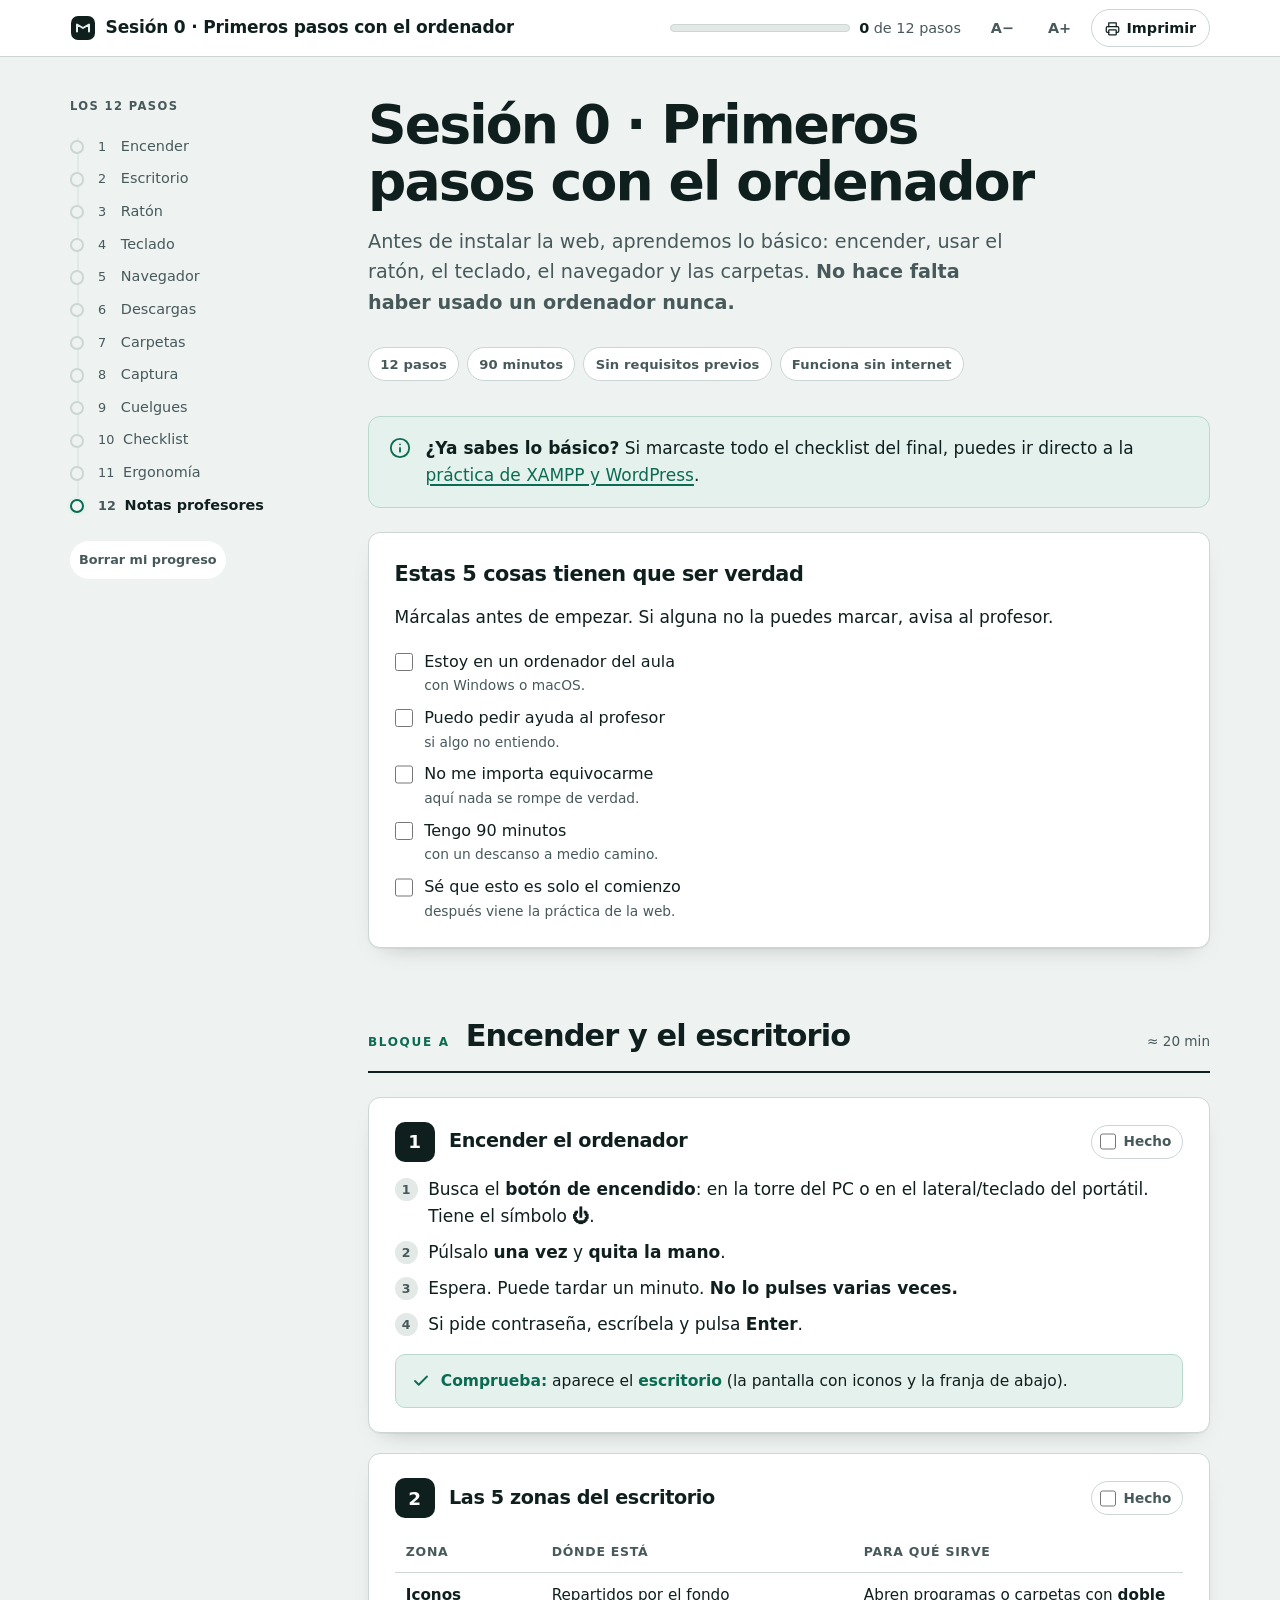
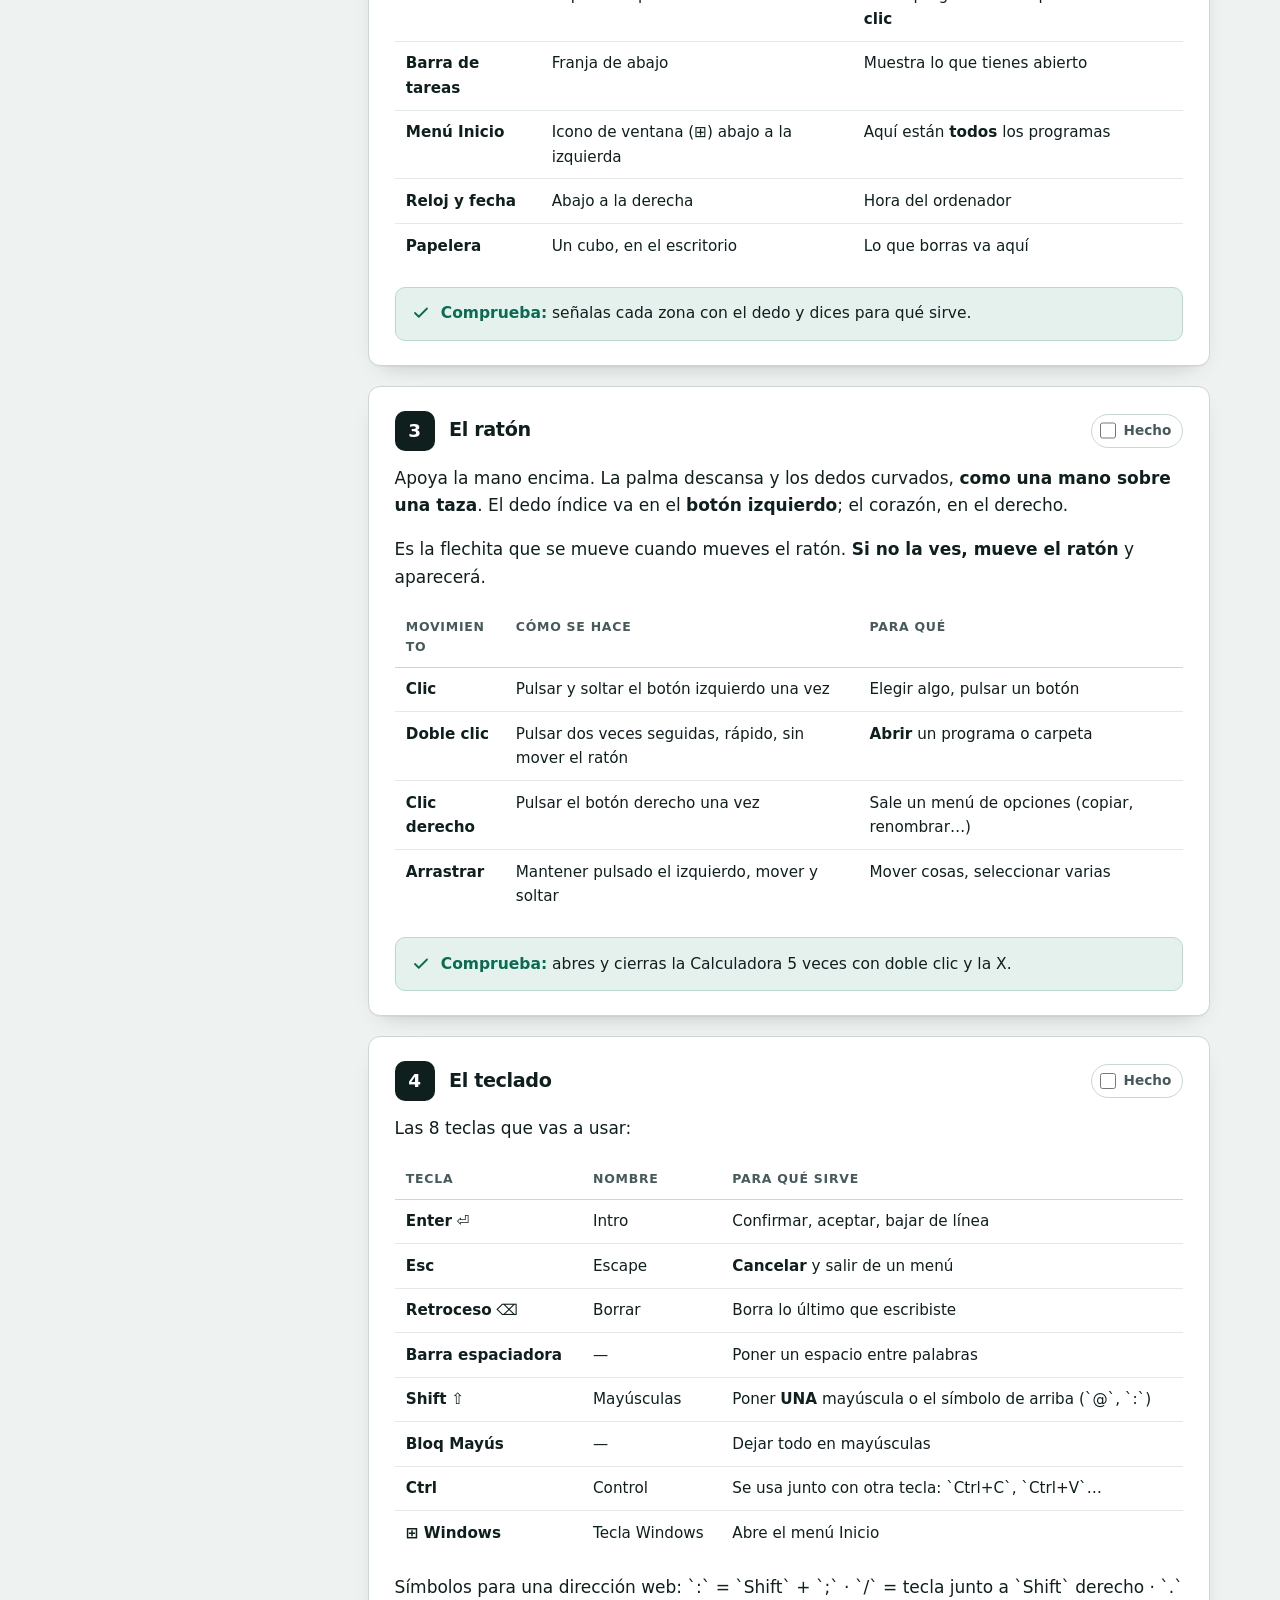
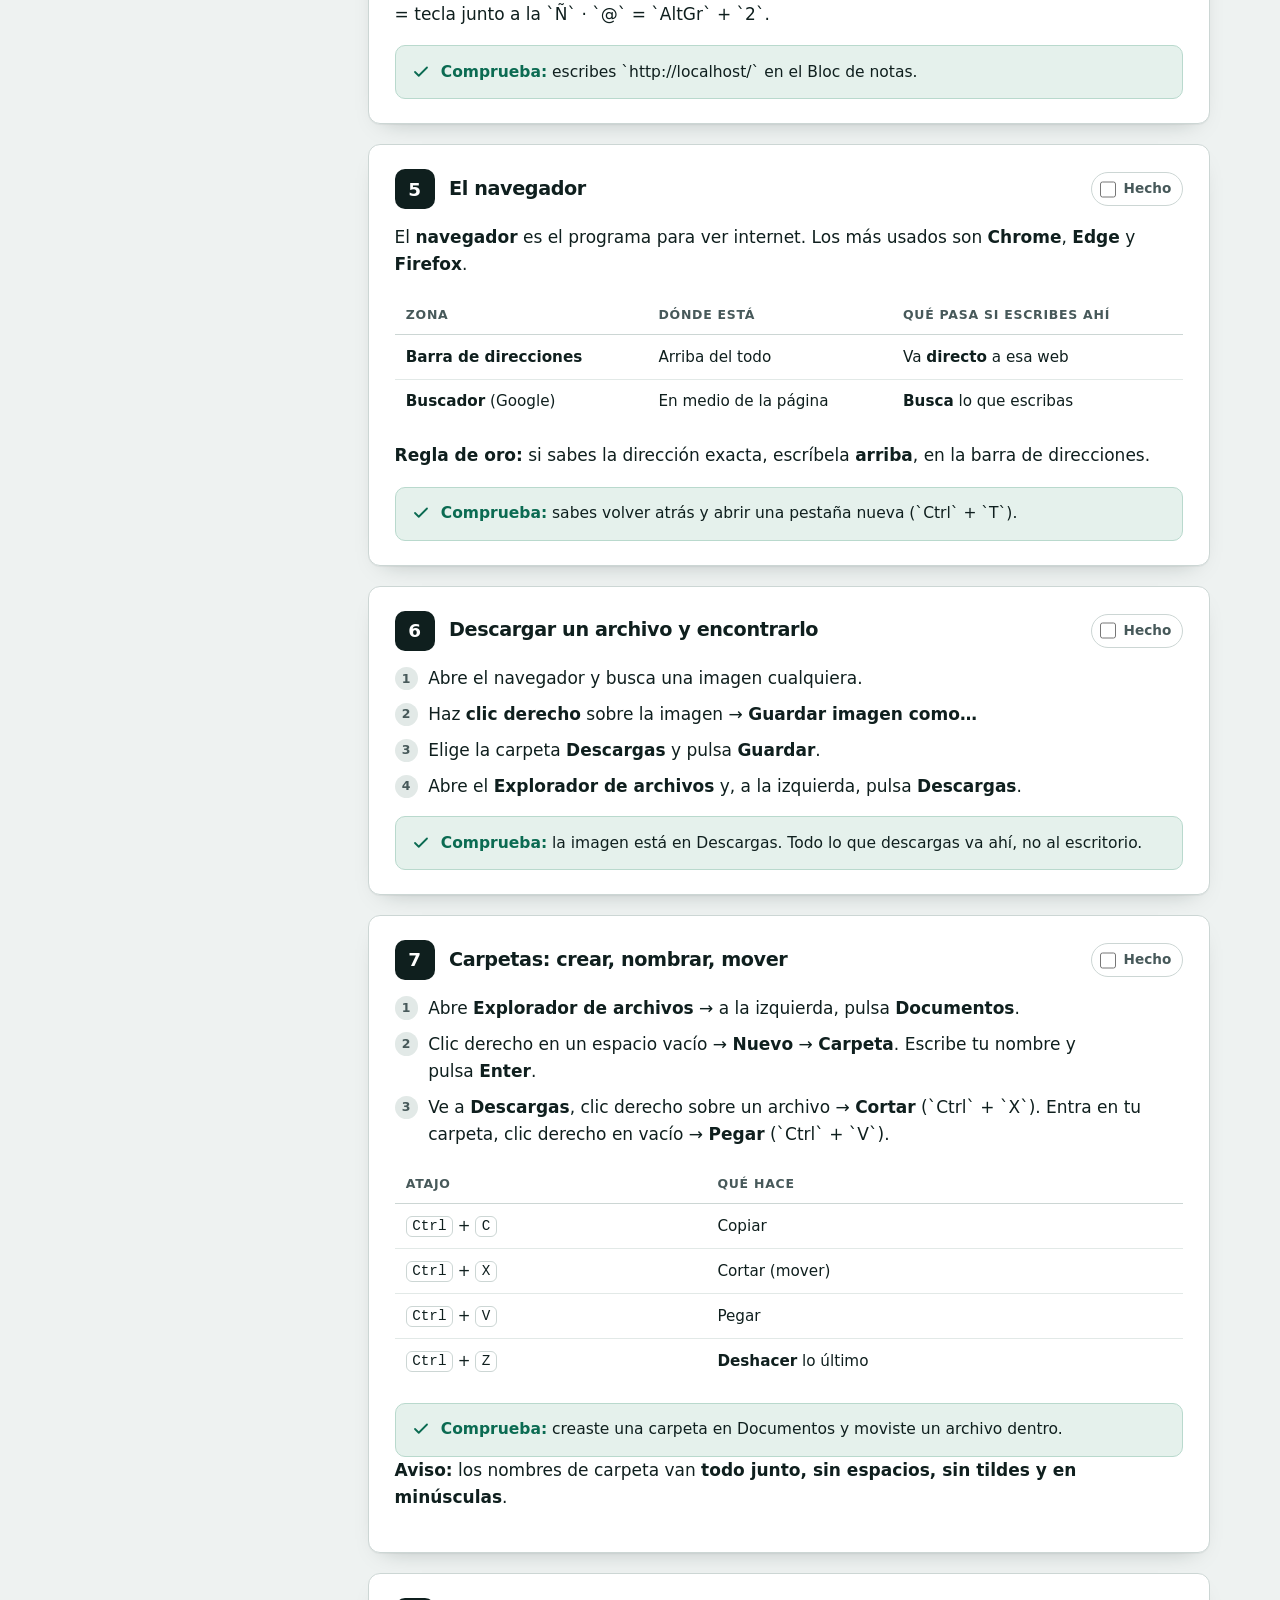
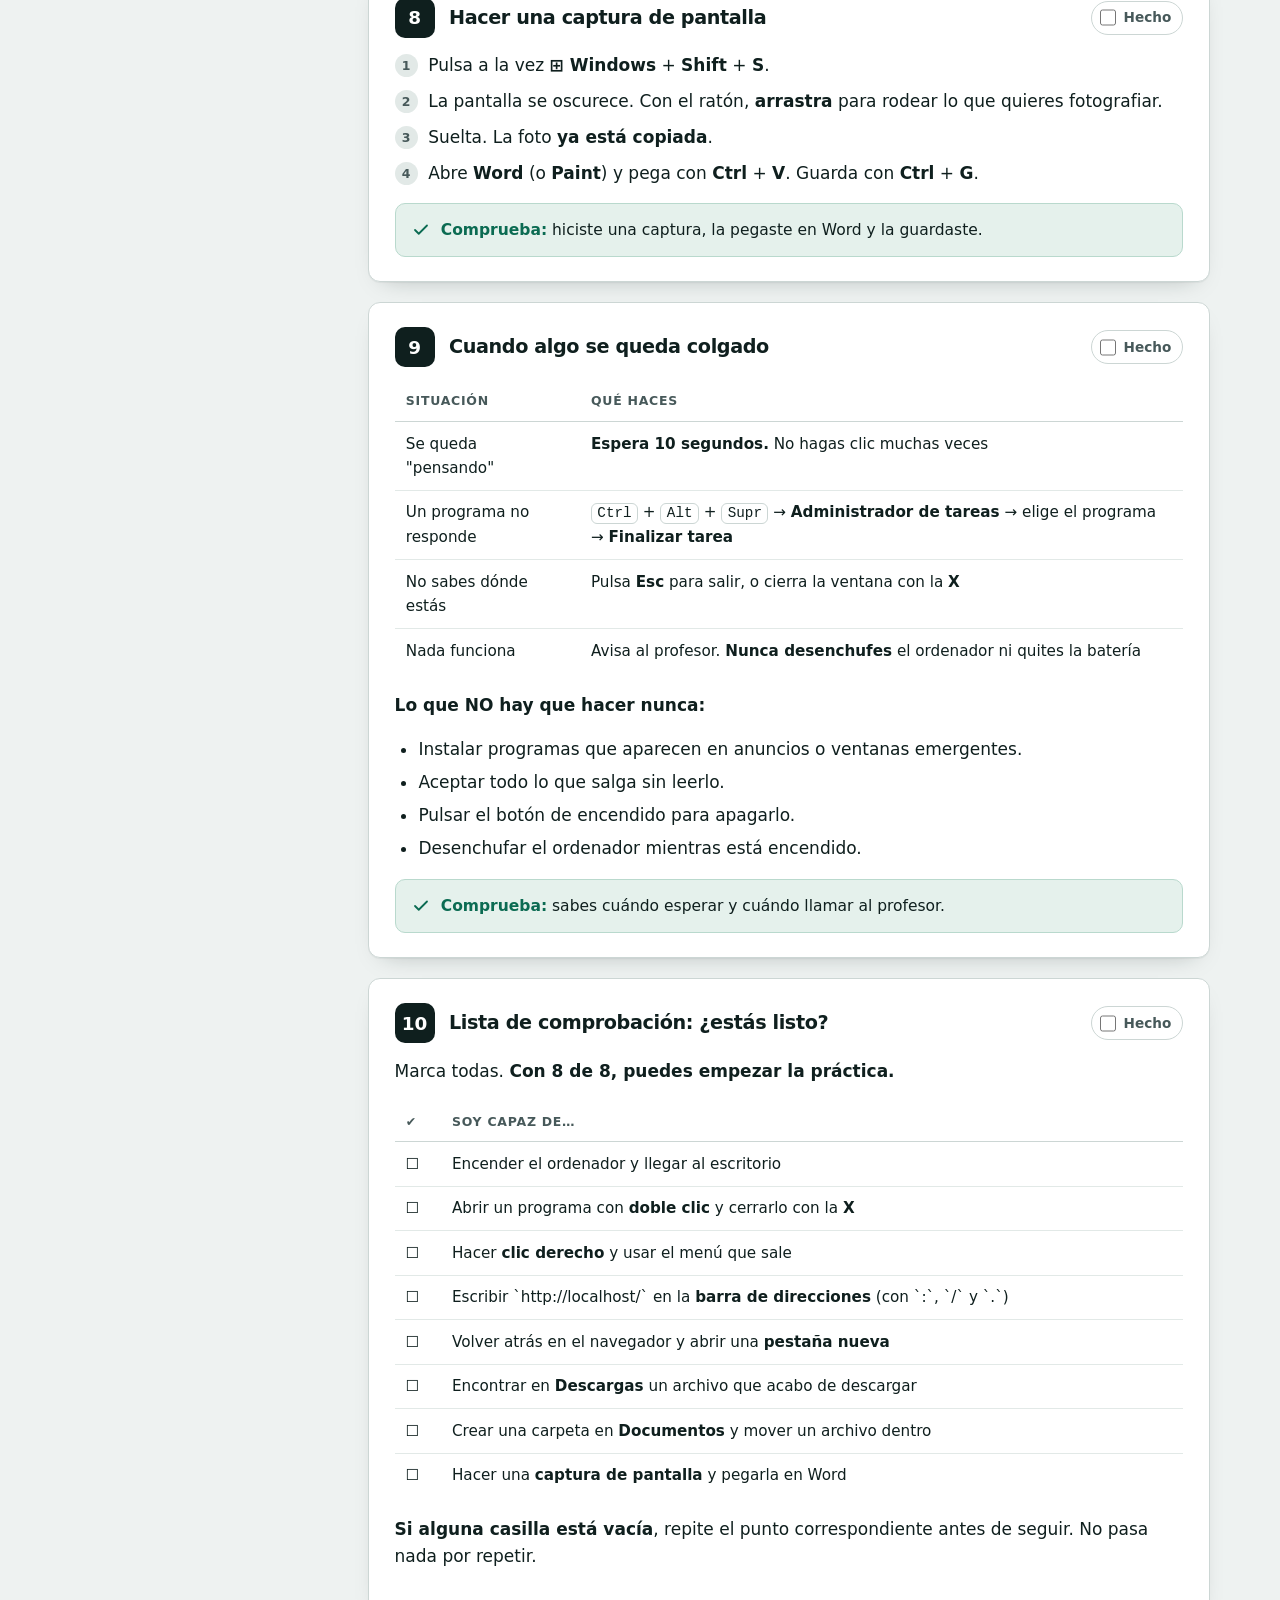
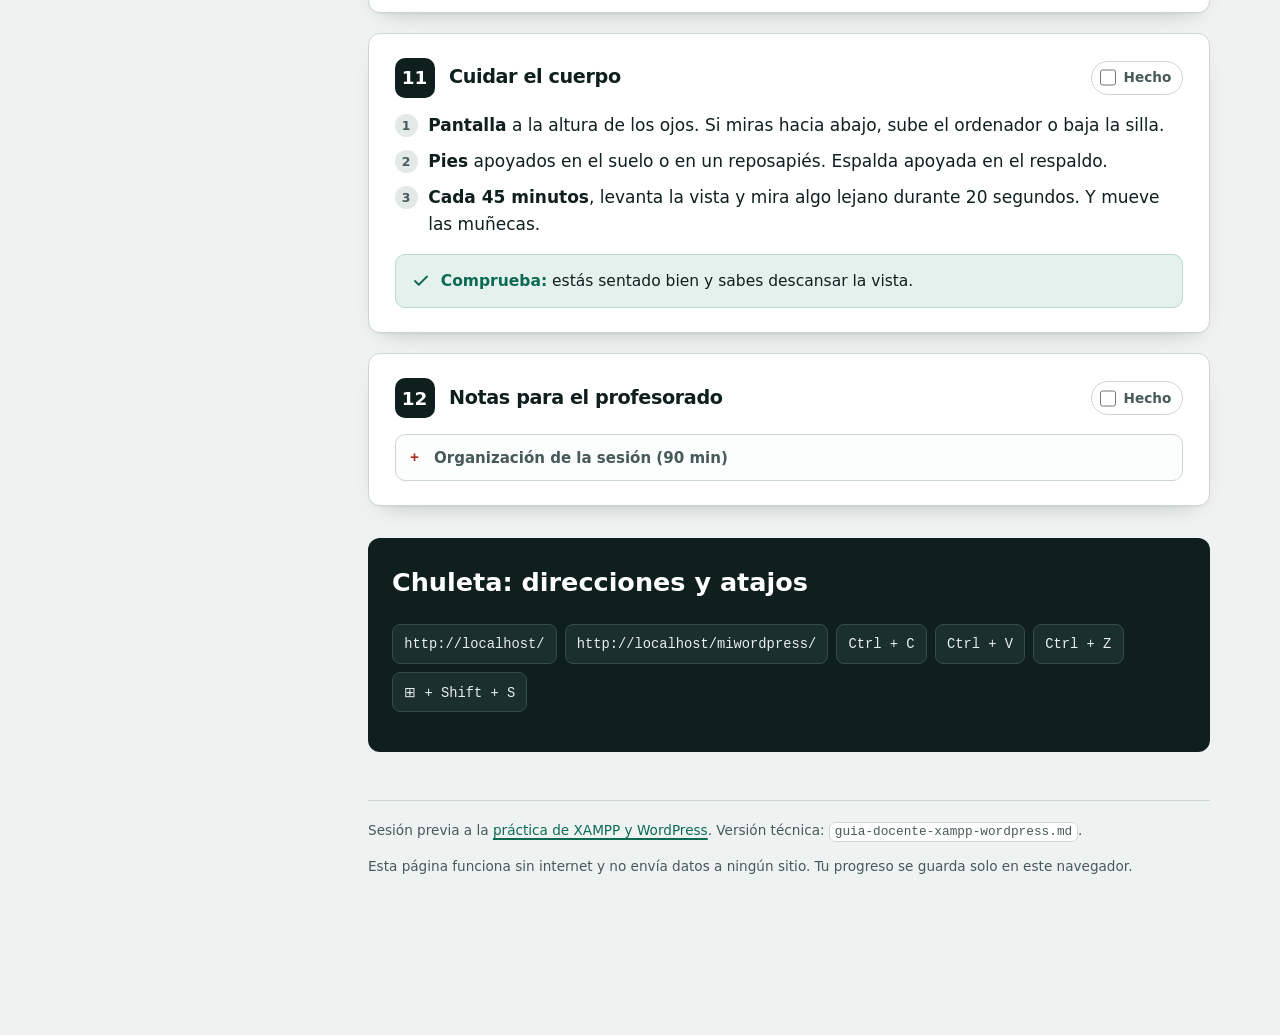
<file: 01_sesion-0/sesion-0-interactiva.html>
<!DOCTYPE html>
<html lang="es">
<head>
<meta charset="utf-8">
<meta name="viewport" content="width=device-width, initial-scale=1">
<meta name="color-scheme" content="light">
<title>Sesión 0 · Primeros pasos con el ordenador</title>
<style>
  :root{
    --ground:#eef2f1; --panel:#ffffff; --ink:#0f1f1e; --ink-2:#47595a;
    --rule:#ccd6d4; --rule-soft:#e2e9e7; --signal:#0b6b52; --signal-soft:#e5f1ec;
    --alert:#a8321f; --alert-soft:#faece8; --warn:#8a5a00; --warn-soft:#fdf4e3;
    --radius:12px; --shadow:0 1px 1px rgba(15,31,30,.05), 0 10px 24px -16px rgba(15,31,30,.35);
    --font:"Segoe UI", system-ui, -apple-system, "Helvetica Neue", Arial, sans-serif;
    --mono:"Cascada Mono", Consolas, "SF Mono", Menlo, monospace; --measure:66ch;
  }
  *,*::before,*::after{box-sizing:border-box}
  html{scroll-behavior:smooth; scroll-padding-top:5.5rem}
  @media (prefers-reduced-motion: reduce){ html{scroll-behavior:auto} }
  body{margin:0; background:var(--ground); color:var(--ink); font-family:var(--font); font-size:1.0625rem; line-height:1.6; -webkit-font-smoothing:antialiased; text-rendering:optimizeLegibility}
  ::selection{background:#bfe3d6; color:var(--ink)}
  :focus-visible{outline:3px solid var(--signal); outline-offset:2px; border-radius:4px}
  a{color:var(--signal); text-underline-offset:3px; text-decoration-thickness:1.5px}
  a:hover{text-decoration-thickness:2.5px}
  p{margin:0 0 1em} ul,ol{margin:0 0 1em; padding-left:1.4em} li{margin:.35em 0}
  strong{font-weight:650} code,.mono{font-family:var(--mono); font-size:.94em}
  code{background:#fff; border:1px solid var(--rule); border-radius:6px; padding:.1em .38em; white-space:normal; overflow-wrap:anywhere}
  hr{border:0; border-top:1px solid var(--rule); margin:2.5rem 0}
  .skip{position:absolute; left:-9999px; top:0; background:var(--ink); color:#fff; padding:.8rem 1.2rem; z-index:100; border-radius:0 0 8px 0}
  .skip:focus{left:0}
  /* ---------- top bar ---------- */
  .topbar{position:sticky; top:0; z-index:50; background:var(--panel); border-bottom:1px solid var(--rule)}
  .topbar__in{max-width:1180px; margin:0 auto; padding:.55rem 1.25rem; display:flex; align-items:center; gap:1rem; flex-wrap:wrap}
  .brand{display:flex; align-items:center; gap:.6rem; font-weight:700; letter-spacing:-.01em; margin-right:auto; min-width:0}
  .brand svg{flex:none} .brand span{white-space:nowrap; overflow:hidden; text-overflow:ellipsis}
  .meter{display:flex; align-items:center; gap:.6rem; font-variant-numeric:tabular-nums; font-size:.9rem; color:var(--ink-2)}
  .meter__track{width:min(30vw,180px); height:8px; background:var(--rule-soft); border-radius:99px; overflow:hidden; border:1px solid var(--rule)}
  .meter__fill{height:100%; width:0%; background:var(--signal); transition:width .35s cubic-bezier(.2,.8,.2,1)}
  .meter b{color:var(--ink); font-weight:700}
  .tools{display:flex; align-items:center; gap:.4rem}
  .btn{font:inherit; font-size:.9rem; font-weight:600; color:var(--ink); background:var(--panel); border:1px solid var(--rule); border-radius:99px; padding:.42rem .8rem; cursor:pointer; display:inline-flex; align-items:center; gap:.4rem; transition:background .18s, border-color .18s, transform .18s; min-height:38px}
  .btn:hover{background:var(--signal-soft); border-color:var(--signal)}
  .btn:active{transform:translateY(1px)}
  .btn--solid{background:var(--signal); border-color:var(--signal); color:#fff}
  .btn--solid:hover{background:#085641; border-color:#085641; color:#fff}
  .btn--quiet{border-color:transparent; color:var(--ink-2)}
  .btn--quiet:hover{color:var(--ink)}
  /* ---------- shell ---------- */
  .shell{max-width:1180px; margin:0 auto; padding:2.5rem 1.25rem 7rem; display:grid; grid-template-columns:250px minmax(0,1fr); gap:3rem; align-items:start}
  main{min-width:0}
  /* ---------- rail ---------- */
  .rail{position:sticky; top:4.6rem; align-self:start; font-size:.9rem}
  .rail h2{font-size:.72rem; letter-spacing:.12em; text-transform:uppercase; color:var(--ink-2); margin:0 0 .9rem; font-weight:700}
  .rail ol{list-style:none; margin:0; padding:0 0 0 1.55rem; position:relative}
  .rail ol::before{content:""; position:absolute; left:.45rem; top:.45rem; bottom:.45rem; width:2px; background:var(--rule-soft); border-radius:2px}
  .rail__fill{position:absolute; left:.45rem; top:.45rem; width:2px; background:var(--signal); border-radius:2px; height:0; transition:height .35s cubic-bezier(.2,.8,.2,1)}
  .rail li{position:relative; margin:0}
  .rail a{display:flex; gap:.55rem; align-items:baseline; padding:.3rem .2rem; color:var(--ink-2); text-decoration:none; border-radius:6px}
  .rail a:hover{color:var(--ink); background:#fff}
  .rail a::before{content:""; position:absolute; left:-1.55rem; top:.62rem; width:.9rem; height:.9rem; border-radius:50%; background:var(--ground); border:2px solid var(--rule); box-sizing:border-box}
  .rail a.is-done::before{background:var(--signal); border-color:var(--signal)}
  .rail a.is-current{color:var(--ink); font-weight:650}
  .rail a.is-current::before{border-color:var(--signal); box-shadow:0 0 0 3px var(--signal-soft)}
  .rail .n{font-variant-numeric:tabular-nums; color:var(--ink-2); font-size:.8rem; min-width:1.1em}
  .rail a.is-done .n{color:var(--signal)}
  /* ---------- hero ---------- */
  .hero{margin-bottom:3rem}
  h1{font-size:clamp(2.1rem, 5.2vw, 3.35rem); line-height:1.06; letter-spacing:-.035em; margin:0 0 1rem; font-weight:750; text-wrap:balance; max-width:20ch}
  .lead{font-size:1.2rem; color:var(--ink-2); max-width:52ch; margin-bottom:1.5rem; text-wrap:pretty}
  .meta{display:flex; flex-wrap:wrap; gap:.5rem; margin:0 0 1.9rem; padding:0; list-style:none}
  .meta li{font-size:.82rem; font-weight:600; letter-spacing:.01em; background:var(--panel); border:1px solid var(--rule); color:var(--ink-2); padding:.34rem .7rem; border-radius:99px}
  /* ---------- blocks ---------- */
  .block{background:var(--panel); border:1px solid var(--rule); border-radius:var(--radius); padding:1.6rem; margin:0 0 1.5rem; box-shadow:var(--shadow)}
  .block h2{font-size:1.3rem; letter-spacing:-.02em; margin:0 0 .8rem; text-wrap:balance}
  .block h3{font-size:1.05rem; margin:1.6rem 0 .5rem}
  .block > :last-child{margin-bottom:0}
  .notice{border-radius:var(--radius); padding:1.1rem 1.25rem; display:flex; gap:.9rem; align-items:flex-start; margin:0 0 1.5rem}
  .notice svg{flex:none; margin-top:.15rem} .notice p{margin:0}
  .notice--warn{background:var(--warn-soft); border:1px solid #e6cf9e}
  .notice--info{background:var(--signal-soft); border:1px solid #b9d9cd}
  /* pre-flight */
  .preflight{list-style:none; padding:0; margin:0; display:grid; gap:.55rem}
  .preflight li{display:flex; gap:.7rem; align-items:flex-start; margin:0}
  .preflight input{width:1.15rem; height:1.15rem; margin:.25rem 0 0; accent-color:var(--signal); flex:none}
  .preflight label{font-size:1rem} .preflight small{display:block; color:var(--ink-2); font-size:.86rem}
  /* parts */
  .part{margin:4rem 0 1.5rem; display:flex; align-items:baseline; gap:1rem; border-bottom:2px solid var(--ink); padding-bottom:.6rem}
  .part__k{font-size:.75rem; letter-spacing:.14em; text-transform:uppercase; font-weight:750; color:var(--signal); white-space:nowrap}
  .part h2{font-size:clamp(1.4rem,3vw,1.9rem); letter-spacing:-.03em; margin:0; text-wrap:balance}
  .part__time{margin-left:auto; font-size:.85rem; color:var(--ink-2); white-space:nowrap}
  /* steps */
  .step{background:var(--panel); border:1px solid var(--rule); border-radius:var(--radius); padding:1.5rem 1.6rem; margin:0 0 1.25rem; box-shadow:var(--shadow); scroll-margin-top:5.5rem; position:relative; transition:border-color .25s, box-shadow .25s}
  .step.is-done{border-color:#b9d9cd; box-shadow:0 0 0 1px #b9d9cd, var(--shadow)}
  .step__head{display:flex; align-items:center; gap:.9rem; margin-bottom:.9rem; flex-wrap:wrap}
  .step__num{flex:none; width:2.5rem; height:2.5rem; border-radius:10px; display:grid; place-items:center; font-weight:750; font-size:1.15rem; background:var(--ink); color:#fff; font-variant-numeric:tabular-nums}
  .step.is-done .step__num{background:var(--signal)}
  .step__title{font-size:1.2rem; letter-spacing:-.02em; margin:0; font-weight:700; flex:1 1 auto; text-wrap:balance}
  .tick{display:inline-flex; align-items:center; gap:.45rem; font-size:.85rem; font-weight:650; border:1px solid var(--rule); border-radius:99px; padding:.32rem .7rem .32rem .5rem; cursor:pointer; color:var(--ink-2); background:var(--panel); flex:none}
  .tick:hover{border-color:var(--signal); color:var(--ink)}
  .tick input{width:1.05rem; height:1.05rem; accent-color:var(--signal); margin:0}
  .step.is-done .tick{background:var(--signal-soft); border-color:#b9d9cd; color:var(--signal)}
  .step__grid{display:grid; grid-template-columns:1fr; gap:1.4rem}
  @media (min-width:900px){ .step--split .step__grid{grid-template-columns:1.05fr .95fr; align-items:start} }
  .actions{counter-reset:a; list-style:none; padding:0; margin:0 0 1rem}
  .actions li{position:relative; padding-left:2.1rem; margin:.55rem 0; text-wrap:pretty}
  .actions li::before{counter-increment:a; content:counter(a); position:absolute; left:0; top:.12rem; width:1.45rem; height:1.45rem; border-radius:50%; display:grid; place-items:center; font-size:.78rem; font-weight:700; background:var(--rule-soft); color:var(--ink-2)}
  .check{display:flex; gap:.7rem; align-items:flex-start; padding:.85rem 1rem; background:var(--signal-soft); border:1px solid #b9d9cd; border-radius:10px; margin:1rem 0 0; -webkit-print-color-adjust:exact; print-color-adjust:exact}
  .check svg{flex:none; margin-top:.2rem} .check p{margin:0; font-size:.97rem} .check strong{color:var(--signal)}
  .trouble{margin:1rem 0 0; border:1px solid var(--rule); border-radius:10px; background:#fcfdfd}
  .trouble summary{cursor:pointer; padding:.65rem .9rem; font-weight:650; font-size:.94rem; color:var(--ink-2); display:flex; align-items:center; gap:.5rem; list-style:none}
  .trouble summary::-webkit-details-marker{display:none}
  .trouble summary::before{content:"+"; font-family:var(--mono); font-weight:700; width:1rem; color:var(--alert)}
  .trouble[open] summary::before{content:"–"}
  .trouble summary:hover{color:var(--ink)}
  .trouble__body{padding:0 .9rem .9rem; font-size:.94rem; color:var(--ink-2)} .trouble__body :last-child{margin-bottom:0}
  /* figures */
  figure.fig{margin:0}
  figure.fig svg{width:100%; height:auto; display:block; border:none; background:none}
  .svgpad{display:inline-block; padding:.75rem .9rem; border:1px solid var(--rule); border-radius:10px; background:#fbfcfc}
  figcaption{font-size:.82rem; color:var(--ink-2); margin-top:.5rem; line-height:1.45} figcaption b{color:var(--ink)}
  /* copy chips */
  .chip{display:inline-flex; align-items:center; gap:.45rem; font-family:var(--mono); font-size:.86rem; background:#fff; border:1px solid var(--rule); border-radius:8px; padding:.5rem .7rem; cursor:pointer; color:var(--ink); text-align:left; max-width:100%; min-height:40px}
  .chip:hover{border-color:var(--signal); background:var(--signal-soft)}
  .chip svg{flex:none; opacity:.6} .chip span{overflow-wrap:anywhere}
  .chip.copied{border-color:var(--signal); background:var(--signal-soft); color:var(--signal); font-weight:650}
  .chiprow{display:flex; flex-wrap:wrap; gap:.5rem; margin:.4rem 0 1rem}
  /* table */
  .tbl{width:100%; border-collapse:collapse; font-size:.95rem; margin:.8rem 0 1.2rem}
  .tbl th,.tbl td{text-align:left; padding:.6rem .7rem; border-bottom:1px solid var(--rule-soft); vertical-align:top; overflow-wrap:anywhere}
  .tbl th{font-size:.78rem; letter-spacing:.06em; text-transform:uppercase; color:var(--ink-2); border-bottom:1px solid var(--rule)}
  .tbl tr:last-child td{border-bottom:0}
  .tbl code{white-space:nowrap}
  /* quiz */
  .quiz{margin:1.2rem 0 0; padding:1.1rem; border:1px dashed var(--rule); border-radius:10px; background:#fbfcfc}
  .quiz__q{margin:0 0 .8rem; font-weight:650; font-size:.98rem}
  .quiz__opts{display:flex; flex-wrap:wrap; gap:.5rem}
  .opt{font:inherit; font-size:.92rem; cursor:pointer; text-align:left; background:var(--panel); border:1px solid var(--rule); border-radius:8px; padding:.5rem .8rem; color:var(--ink)}
  .opt:hover:not(:disabled){border-color:var(--signal); background:var(--signal-soft)}
  .opt--right{border-color:var(--signal); background:var(--signal-soft); font-weight:650}
  .opt--wrong{border-color:var(--alert); background:var(--alert-soft)}
  .opt:disabled{cursor:default}
  .quiz__fb{margin:.7rem 0 0; font-size:.9rem; min-height:1.2em}
  .quiz__fb.is-ok{color:var(--signal); font-weight:650} .quiz__fb.is-no{color:var(--alert); font-weight:650}
  /* fields */
  .fields{display:grid; gap:.9rem; margin:1rem 0}
  .field{display:grid; gap:.2rem}
  .field label{font-size:.85rem; font-weight:650; color:var(--ink-2)}
  .field input{font:inherit; font-size:1rem; padding:.5rem .6rem; border:1px solid var(--rule); border-radius:8px; background:#fff; width:100%}
  .field input:focus{border-color:var(--signal)}
  /* dictionary */
  dl.dict{display:grid; grid-template-columns:auto 1fr; gap:.5rem 1.2rem; margin:0; font-size:.95rem}
  dl.dict dt{font-weight:700; white-space:nowrap} dl.dict dd{margin:0; color:var(--ink-2)}
  @media (max-width:560px){ dl.dict{grid-template-columns:1fr; gap:.15rem} dl.dict dd{margin-bottom:.7rem} }
  /* final */
  .final{margin-top:2rem; border-radius:var(--radius); padding:1.5rem; background:var(--ink); color:#e9efed}
  .final h2{color:#fff; margin-top:0} .final p{color:#c9d6d2}
  .final .chip{background:#1b302d; border-color:#334d48; color:#e9efed} .final .chip:hover{background:#22403a}
  .all-done .final{background:var(--signal)} .all-done .final p{color:#dff0e9}
  footer.end{border-top:1px solid var(--rule); margin-top:3rem; padding-top:1.2rem; font-size:.85rem; color:var(--ink-2)}
  /* print */
  @media print{
    @page{margin:14mm 14mm 16mm}
    body{background:#fff; font-size:10.5pt; line-height:1.45}
    .topbar,.rail,.skip,.noprint{display:none !important}
    .shell{display:block; max-width:none; padding:0}
    h1{font-size:24pt} .lead{font-size:12pt}
    .block,.step{box-shadow:none; border:1px solid #9aa; break-inside:avoid; margin-bottom:9mm; padding:5mm}
    .part{break-before:page; margin-top:0} .part:first-of-type{break-before:auto}
    .step__num{background:#111 !important; color:#fff !important}
    .check{background:#eef7f2 !important} .trouble{border:1px solid #bbb} .trouble summary{color:#333}
    .trouble__body{display:block !important} .tick{display:none} .quiz{border-style:solid}
    a{color:#111; text-decoration:none} a[href^="http"]::after{content:" (" attr(href) ")"; font-size:8pt; color:#444; overflow-wrap:anywhere}
    figure.fig svg{max-height:80mm; width:auto; max-width:100%; margin:0 auto}
    .final{background:#fff !important; color:#111 !important; border:2px solid #111}
    .final h2,.final p{color:#111 !important}
  }
  /* small screens */
  .toc-mobile{display:none; margin:0 0 2rem}
  .toc-mobile summary{cursor:pointer; font-weight:700; padding:.8rem 1rem; background:var(--panel); border:1px solid var(--rule); border-radius:10px}
  .toc-mobile ol{columns:2; column-gap:1.5rem; font-size:.9rem; margin:.8rem 0 0; padding-left:1.2rem}
  @media (max-width:520px){ .toc-mobile ol{columns:1} }
  @media (max-width:1080px){
    .shell{grid-template-columns:minmax(0,1fr); gap:2rem; padding-top:1.75rem}
    .rail{display:none} .toc-mobile{display:block}
  }
  @media (max-width:560px){
    .topbar__in{padding:.5rem .9rem} .brand span{display:none}
    .meter__track{width:26vw} .shell{padding-left:.9rem; padding-right:.9rem}
    .step{padding:1.15rem 1rem} .step__num{width:2.2rem; height:2.2rem; font-size:1rem}
    .step__title{font-size:1.08rem} .block{padding:1.2rem 1rem}
    .part__time{display:none}
  }
</style>
</head>
<body>
<a class="skip" href="#contenido">Saltar al contenido</a>

<header class="topbar">
  <div class="topbar__in">
    <div class="brand">
      <svg width="26" height="26" viewBox="0 0 26 26" aria-hidden="true">
        <rect x="1" y="1" width="24" height="24" rx="7" fill="#0f1f1e"/>
        <path d="M7 16.5V9.5l6 3.5 6-3.5v7" fill="none" stroke="#e5f1ec" stroke-width="2" stroke-linecap="round" stroke-linejoin="round"/>
      </svg>
      <span>Sesión 0 · Primeros pasos con el ordenador</span>
    </div>
    <div class="meter" role="group" aria-label="Progreso de la sesión">
      <div class="meter__track" aria-hidden="true"><div class="meter__fill" id="bar"></div></div>
      <span><b id="count">0</b> de <span id="total">12</span> pasos</span>
    </div>
    <div class="tools">
      <button class="btn btn--quiet noprint" type="button" id="font-minus" aria-label="Reducir el tamaño de la letra">A−</button>
      <button class="btn btn--quiet noprint" type="button" id="font-plus" aria-label="Aumentar el tamaño de la letra">A+</button>
      <button class="btn" type="button" id="print-btn">
        <svg width="15" height="15" viewBox="0 0 24 24" aria-hidden="true" fill="none" stroke="currentColor" stroke-width="2" stroke-linecap="round" stroke-linejoin="round"><path d="M6 9V3h12v6"/><path d="M6 18H4a2 2 0 0 1-2-2v-5a2 2 0 0 1 2-2h16a2 2 0 0 1 2 2v5a2 2 0 0 1-2 2h-2"/><rect x="6" y="14" width="12" height="8" rx="1"/></svg>
        Imprimir
      </button>
    </div>
  </div>
</header>

<div class="shell">
  <nav class="rail noprint" aria-label="Índice de pasos">
    <h2>Los 12 pasos</h2>
    <ol id="rail-list">
      <div class="rail__fill" id="rail-fill" aria-hidden="true"></div>
      <li><a href="#paso-1" data-target="1"><span class="n">1</span> Encender</a></li>
      <li><a href="#paso-2" data-target="2"><span class="n">2</span> Escritorio</a></li>
      <li><a href="#paso-3" data-target="3"><span class="n">3</span> Ratón</a></li>
      <li><a href="#paso-4" data-target="4"><span class="n">4</span> Teclado</a></li>
      <li><a href="#paso-5" data-target="5"><span class="n">5</span> Navegador</a></li>
      <li><a href="#paso-6" data-target="6"><span class="n">6</span> Descargas</a></li>
      <li><a href="#paso-7" data-target="7"><span class="n">7</span> Carpetas</a></li>
      <li><a href="#paso-8" data-target="8"><span class="n">8</span> Captura</a></li>
      <li><a href="#paso-9" data-target="9"><span class="n">9</span> Cuelgues</a></li>
      <li><a href="#paso-10" data-target="10"><span class="n">10</span> Checklist</a></li>
      <li><a href="#paso-11" data-target="11"><span class="n">11</span> Ergonomía</a></li>
      <li><a href="#paso-12" data-target="12"><span class="n">12</span> Notas profesores</a></li>
    </ol>
    <p style="margin-top:1.2rem; font-size:.8rem; color:var(--ink-2)">
      <button class="btn btn--quiet" type="button" id="reset" style="font-size:.8rem; padding:.25rem .5rem">Borrar mi progreso</button>
    </p>
  </nav>
<main id="contenido">


    <section class="hero">
      <h1>Sesión 0 · Primeros pasos con el ordenador</h1>
      <p class="lead">Antes de instalar la web, aprendemos lo básico: encender, usar el ratón, el teclado, el navegador y las carpetas. <strong>No hace falta haber usado un ordenador nunca.</strong></p>
      <ul class="meta">
        <li data-state>12 pasos</li>
        <li>90 minutos</li>
        <li>Sin requisitos previos</li>
        <li>Funciona sin internet</li>
      </ul>

      <div class="notice notice--info">
        <svg width="22" height="22" viewBox="0 0 24 24" aria-hidden="true" fill="none" stroke="#0b6b52" stroke-width="2" stroke-linecap="round" stroke-linejoin="round"><circle cx="12" cy="12" r="10"/><path d="M12 16v-4M12 8h.01"/></svg>
        <p><strong>¿Ya sabes lo básico?</strong> Si marcaste todo el checklist del final, puedes ir directo a la <a href="../02_practica/practica-web-interactiva.html">práctica de XAMPP y WordPress</a>.</p>
      </div>

      <div class="block">
        <h2>Estas 5 cosas tienen que ser verdad</h2>
        <p>Márcalas antes de empezar. Si alguna no la puedes marcar, avisa al profesor.</p>
        <ul class="preflight">
          <li><input type="checkbox" id="s0pf1"><label for="s0pf1">Estoy en un ordenador del aula <small>con Windows o macOS.</small></label></li>
          <li><input type="checkbox" id="s0pf2"><label for="s0pf2">Puedo pedir ayuda al profesor <small>si algo no entiendo.</small></label></li>
          <li><input type="checkbox" id="s0pf3"><label for="s0pf3">No me importa equivocarme <small>aquí nada se rompe de verdad.</small></label></li>
          <li><input type="checkbox" id="s0pf4"><label for="s0pf4">Tengo 90 minutos <small>con un descanso a medio camino.</small></label></li>
          <li><input type="checkbox" id="s0pf5"><label for="s0pf5">Sé que esto es solo el comienzo <small>después viene la práctica de la web.</small></label></li>
        </ul>
      </div>

    <section class="part" id="parte-a">
      <span class="part__k">Bloque A</span>
      <h2>Encender y el escritorio</h2>
      <span class="part__time">≈ 20 min</span>
    </section>

    <article class="step step--split" id="paso-1" data-step="1">
      <header class="step__head">
        <span class="step__num" aria-hidden="true">1</span>
        <h3 class="step__title">Encender el ordenador</h3>
        <label class="tick"><input type="checkbox" data-done="1"><span>Hecho</span></label>
      </header>
      <ol class="actions">
        <li>Busca el <strong>botón de encendido</strong>: en la torre del PC o en el lateral/teclado del portátil. Tiene el símbolo <strong>⏻</strong>.</li>
        <li>Púlsalo <strong>una vez</strong> y <strong>quita la mano</strong>.</li>
        <li>Espera. Puede tardar un minuto. <strong>No lo pulses varias veces.</strong></li>
        <li>Si pide contraseña, escríbela y pulsa <strong>Enter</strong>.</li>
      </ol>
      <div class="check">
        <svg width="18" height="18" viewBox="0 0 24 24" fill="none" stroke="#0b6b52" stroke-width="2.4" stroke-linecap="round" stroke-linejoin="round" aria-hidden="true"><path d="M20 6 9 17l-5-5"/></svg>
        <p><strong>Comprueba:</strong> aparece el <strong>escritorio</strong> (la pantalla con iconos y la franja de abajo).</p>
      </div>
    </article>
    <article class="step" id="paso-2" data-step="2">
      <header class="step__head">
        <span class="step__num" aria-hidden="true">2</span>
        <h3 class="step__title">Las 5 zonas del escritorio</h3>
        <label class="tick"><input type="checkbox" data-done="2"><span>Hecho</span></label>
      </header>
      <table class="tbl">
        <thead><tr><th>Zona</th><th>Dónde está</th><th>Para qué sirve</th></tr></thead>
        <tbody>
          <tr><td><strong>Iconos</strong></td><td>Repartidos por el fondo</td><td>Abren programas o carpetas con <strong>doble clic</strong></td></tr>
          <tr><td><strong>Barra de tareas</strong></td><td>Franja de abajo</td><td>Muestra lo que tienes abierto</td></tr>
          <tr><td><strong>Menú Inicio</strong></td><td>Icono de ventana (⊞) abajo a la izquierda</td><td>Aquí están <strong>todos</strong> los programas</td></tr>
          <tr><td><strong>Reloj y fecha</strong></td><td>Abajo a la derecha</td><td>Hora del ordenador</td></tr>
          <tr><td><strong>Papelera</strong></td><td>Un cubo, en el escritorio</td><td>Lo que borras va aquí</td></tr>
        </tbody>
      </table>
      <div class="check">
        <svg width="18" height="18" viewBox="0 0 24 24" fill="none" stroke="#0b6b52" stroke-width="2.4" stroke-linecap="round" stroke-linejoin="round" aria-hidden="true"><path d="M20 6 9 17l-5-5"/></svg>
        <p><strong>Comprueba:</strong> señalas cada zona con el dedo y dices para qué sirve.</p>
      </div>
    </article>

    <article class="step step--split" id="paso-3" data-step="3">
      <header class="step__head">
        <span class="step__num" aria-hidden="true">3</span>
        <h3 class="step__title">El ratón</h3>
        <label class="tick"><input type="checkbox" data-done="3"><span>Hecho</span></label>
      </header>
      <p>Apoya la mano encima. La palma descansa y los dedos curvados, <strong>como una mano sobre una taza</strong>. El dedo índice va en el <strong>botón izquierdo</strong>; el corazón, en el derecho.</p>
      <p>Es la flechita que se mueve cuando mueves el ratón. <strong>Si no la ves, mueve el ratón</strong> y aparecerá.</p>
      <table class="tbl">
        <thead><tr><th>Movimiento</th><th>Cómo se hace</th><th>Para qué</th></tr></thead>
        <tbody>
          <tr><td><strong>Clic</strong></td><td>Pulsar y soltar el botón izquierdo una vez</td><td>Elegir algo, pulsar un botón</td></tr>
          <tr><td><strong>Doble clic</strong></td><td>Pulsar dos veces seguidas, rápido, sin mover el ratón</td><td><strong>Abrir</strong> un programa o carpeta</td></tr>
          <tr><td><strong>Clic derecho</strong></td><td>Pulsar el botón derecho una vez</td><td>Sale un menú de opciones (copiar, renombrar…)</td></tr>
          <tr><td><strong>Arrastrar</strong></td><td>Mantener pulsado el izquierdo, mover y soltar</td><td>Mover cosas, seleccionar varias</td></tr>
        </tbody>
      </table>
      <div class="check">
        <svg width="18" height="18" viewBox="0 0 24 24" fill="none" stroke="#0b6b52" stroke-width="2.4" stroke-linecap="round" stroke-linejoin="round" aria-hidden="true"><path d="M20 6 9 17l-5-5"/></svg>
        <p><strong>Comprueba:</strong> abres y cierras la Calculadora 5 veces con doble clic y la X.</p>
      </div>
    </article>
    <article class="step step--split" id="paso-4" data-step="4">
      <header class="step__head">
        <span class="step__num" aria-hidden="true">4</span>
        <h3 class="step__title">El teclado</h3>
        <label class="tick"><input type="checkbox" data-done="4"><span>Hecho</span></label>
      </header>
      <p>Las 8 teclas que vas a usar:</p>
      <table class="tbl">
        <thead><tr><th>Tecla</th><th>Nombre</th><th>Para qué sirve</th></tr></thead>
        <tbody>
          <tr><td><strong>Enter</strong> ⏎</td><td>Intro</td><td>Confirmar, aceptar, bajar de línea</td></tr>
          <tr><td><strong>Esc</strong></td><td>Escape</td><td><strong>Cancelar</strong> y salir de un menú</td></tr>
          <tr><td><strong>Retroceso</strong> ⌫</td><td>Borrar</td><td>Borra lo último que escribiste</td></tr>
          <tr><td><strong>Barra espaciadora</strong></td><td>—</td><td>Poner un espacio entre palabras</td></tr>
          <tr><td><strong>Shift</strong> ⇧</td><td>Mayúsculas</td><td>Poner <strong>UNA</strong> mayúscula o el símbolo de arriba (`@`, `:`)</td></tr>
          <tr><td><strong>Bloq Mayús</strong></td><td>—</td><td>Dejar todo en mayúsculas</td></tr>
          <tr><td><strong>Ctrl</strong></td><td>Control</td><td>Se usa junto con otra tecla: `Ctrl+C`, `Ctrl+V`…</td></tr>
          <tr><td><strong>⊞ Windows</strong></td><td>Tecla Windows</td><td>Abre el menú Inicio</td></tr>
        </tbody>
      </table>
      <p>Símbolos para una dirección web: `:` = `Shift` + `;` · `/` = tecla junto a `Shift` derecho · `.` = tecla junto a la `Ñ` · `@` = `AltGr` + `2`.</p>
      <div class="check">
        <svg width="18" height="18" viewBox="0 0 24 24" fill="none" stroke="#0b6b52" stroke-width="2.4" stroke-linecap="round" stroke-linejoin="round" aria-hidden="true"><path d="M20 6 9 17l-5-5"/></svg>
        <p><strong>Comprueba:</strong> escribes `http://localhost/` en el Bloc de notas.</p>
      </div>
    </article>
    <article class="step step--split" id="paso-5" data-step="5">
      <header class="step__head">
        <span class="step__num" aria-hidden="true">5</span>
        <h3 class="step__title">El navegador</h3>
        <label class="tick"><input type="checkbox" data-done="5"><span>Hecho</span></label>
      </header>
      <p>El <strong>navegador</strong> es el programa para ver internet. Los más usados son <strong>Chrome</strong>, <strong>Edge</strong> y <strong>Firefox</strong>.</p>
      <table class="tbl">
        <thead><tr><th>Zona</th><th>Dónde está</th><th>Qué pasa si escribes ahí</th></tr></thead>
        <tbody>
          <tr><td><strong>Barra de direcciones</strong></td><td>Arriba del todo</td><td>Va <strong>directo</strong> a esa web</td></tr>
          <tr><td><strong>Buscador</strong> (Google)</td><td>En medio de la página</td><td><strong>Busca</strong> lo que escribas</td></tr>
        </tbody>
      </table>
      <p><strong>Regla de oro:</strong> si sabes la dirección exacta, escríbela <strong>arriba</strong>, en la barra de direcciones.</p>
      <div class="check">
        <svg width="18" height="18" viewBox="0 0 24 24" fill="none" stroke="#0b6b52" stroke-width="2.4" stroke-linecap="round" stroke-linejoin="round" aria-hidden="true"><path d="M20 6 9 17l-5-5"/></svg>
        <p><strong>Comprueba:</strong> sabes volver atrás y abrir una pestaña nueva (`Ctrl` + `T`).</p>
      </div>
    </article>

    <article class="step" id="paso-6" data-step="6">
      <header class="step__head">
        <span class="step__num" aria-hidden="true">6</span>
        <h3 class="step__title">Descargar un archivo y encontrarlo</h3>
        <label class="tick"><input type="checkbox" data-done="6"><span>Hecho</span></label>
      </header>
      <ol class="actions">
        <li>Abre el navegador y busca una imagen cualquiera.</li>
        <li>Haz <strong>clic derecho</strong> sobre la imagen → <strong>Guardar imagen como…</strong></li>
        <li>Elige la carpeta <strong>Descargas</strong> y pulsa <strong>Guardar</strong>.</li>
        <li>Abre el <strong>Explorador de archivos</strong> y, a la izquierda, pulsa <strong>Descargas</strong>.</li>
      </ol>
      <div class="check">
        <svg width="18" height="18" viewBox="0 0 24 24" fill="none" stroke="#0b6b52" stroke-width="2.4" stroke-linecap="round" stroke-linejoin="round" aria-hidden="true"><path d="M20 6 9 17l-5-5"/></svg>
        <p><strong>Comprueba:</strong> la imagen está en Descargas. Todo lo que descargas va ahí, no al escritorio.</p>
      </div>
    </article>
    <article class="step step--split" id="paso-7" data-step="7">
      <header class="step__head">
        <span class="step__num" aria-hidden="true">7</span>
        <h3 class="step__title">Carpetas: crear, nombrar, mover</h3>
        <label class="tick"><input type="checkbox" data-done="7"><span>Hecho</span></label>
      </header>
      <ol class="actions">
        <li>Abre <strong>Explorador de archivos</strong> → a la izquierda, pulsa <strong>Documentos</strong>.</li>
        <li>Clic derecho en un espacio vacío → <strong>Nuevo</strong> → <strong>Carpeta</strong>. Escribe tu nombre y pulsa <strong>Enter</strong>.</li>
        <li>Ve a <strong>Descargas</strong>, clic derecho sobre un archivo → <strong>Cortar</strong> (`Ctrl` + `X`). Entra en tu carpeta, clic derecho en vacío → <strong>Pegar</strong> (`Ctrl` + `V`).</li>
      </ol>
      <table class="tbl">
        <thead><tr><th>Atajo</th><th>Qué hace</th></tr></thead>
        <tbody>
          <tr><td><code>Ctrl</code> + <code>C</code></td><td>Copiar</td></tr>
          <tr><td><code>Ctrl</code> + <code>X</code></td><td>Cortar (mover)</td></tr>
          <tr><td><code>Ctrl</code> + <code>V</code></td><td>Pegar</td></tr>
          <tr><td><code>Ctrl</code> + <code>Z</code></td><td><strong>Deshacer</strong> lo último</td></tr>
        </tbody>
      </table>
      <div class="check">
        <svg width="18" height="18" viewBox="0 0 24 24" fill="none" stroke="#0b6b52" stroke-width="2.4" stroke-linecap="round" stroke-linejoin="round" aria-hidden="true"><path d="M20 6 9 17l-5-5"/></svg>
        <p><strong>Comprueba:</strong> creaste una carpeta en Documentos y moviste un archivo dentro.</p>
      </div>
      <p><strong>Aviso:</strong> los nombres de carpeta van <strong>todo junto, sin espacios, sin tildes y en minúsculas</strong>.</p>
    </article>

    <article class="step" id="paso-8" data-step="8">
      <header class="step__head">
        <span class="step__num" aria-hidden="true">8</span>
        <h3 class="step__title">Hacer una captura de pantalla</h3>
        <label class="tick"><input type="checkbox" data-done="8"><span>Hecho</span></label>
      </header>
      <ol class="actions">
        <li>Pulsa a la vez <strong>⊞ Windows</strong> + <strong>Shift</strong> + <strong>S</strong>.</li>
        <li>La pantalla se oscurece. Con el ratón, <strong>arrastra</strong> para rodear lo que quieres fotografiar.</li>
        <li>Suelta. La foto <strong>ya está copiada</strong>.</li>
        <li>Abre <strong>Word</strong> (o <strong>Paint</strong>) y pega con <strong>Ctrl</strong> + <strong>V</strong>. Guarda con <strong>Ctrl</strong> + <strong>G</strong>.</li>
      </ol>
      <div class="check">
        <svg width="18" height="18" viewBox="0 0 24 24" fill="none" stroke="#0b6b52" stroke-width="2.4" stroke-linecap="round" stroke-linejoin="round" aria-hidden="true"><path d="M20 6 9 17l-5-5"/></svg>
        <p><strong>Comprueba:</strong> hiciste una captura, la pegaste en Word y la guardaste.</p>
      </div>
    </article>
    <article class="step step--split" id="paso-9" data-step="9">
      <header class="step__head">
        <span class="step__num" aria-hidden="true">9</span>
        <h3 class="step__title">Cuando algo se queda colgado</h3>
        <label class="tick"><input type="checkbox" data-done="9"><span>Hecho</span></label>
      </header>
      <table class="tbl">
        <thead><tr><th>Situación</th><th>Qué haces</th></tr></thead>
        <tbody>
          <tr><td>Se queda "pensando"</td><td><strong>Espera 10 segundos.</strong> No hagas clic muchas veces</td></tr>
          <tr><td>Un programa no responde</td><td><code>Ctrl</code> + <code>Alt</code> + <code>Supr</code> → <strong>Administrador de tareas</strong> → elige el programa → <strong>Finalizar tarea</strong></td></tr>
          <tr><td>No sabes dónde estás</td><td>Pulsa <strong>Esc</strong> para salir, o cierra la ventana con la <strong>X</strong></td></tr>
          <tr><td>Nada funciona</td><td>Avisa al profesor. <strong>Nunca desenchufes</strong> el ordenador ni quites la batería</td></tr>
        </tbody>
      </table>
      <p><strong>Lo que NO hay que hacer nunca:</strong></p>
      <ul>
        <li>Instalar programas que aparecen en anuncios o ventanas emergentes.</li>
        <li>Aceptar todo lo que salga sin leerlo.</li>
        <li>Pulsar el botón de encendido para apagarlo.</li>
        <li>Desenchufar el ordenador mientras está encendido.</li>
      </ul>
      <div class="check">
        <svg width="18" height="18" viewBox="0 0 24 24" fill="none" stroke="#0b6b52" stroke-width="2.4" stroke-linecap="round" stroke-linejoin="round" aria-hidden="true"><path d="M20 6 9 17l-5-5"/></svg>
        <p><strong>Comprueba:</strong> sabes cuándo esperar y cuándo llamar al profesor.</p>
      </div>
    </article>

    <article class="step" id="paso-10" data-step="10">
      <header class="step__head">
        <span class="step__num" aria-hidden="true">10</span>
        <h3 class="step__title">Lista de comprobación: ¿estás listo?</h3>
        <label class="tick"><input type="checkbox" data-done="10"><span>Hecho</span></label>
      </header>
      <p>Marca todas. <strong>Con 8 de 8, puedes empezar la práctica.</strong></p>
      <table class="tbl">
        <thead><tr><th>✔</th><th>Soy capaz de…</th></tr></thead>
        <tbody>
          <tr><td>☐</td><td>Encender el ordenador y llegar al escritorio</td></tr>
          <tr><td>☐</td><td>Abrir un programa con <strong>doble clic</strong> y cerrarlo con la <strong>X</strong></td></tr>
          <tr><td>☐</td><td>Hacer <strong>clic derecho</strong> y usar el menú que sale</td></tr>
          <tr><td>☐</td><td>Escribir `http://localhost/` en la <strong>barra de direcciones</strong> (con `:`, `/` y `.`)</td></tr>
          <tr><td>☐</td><td>Volver atrás en el navegador y abrir una <strong>pestaña nueva</strong></td></tr>
          <tr><td>☐</td><td>Encontrar en <strong>Descargas</strong> un archivo que acabo de descargar</td></tr>
          <tr><td>☐</td><td>Crear una carpeta en <strong>Documentos</strong> y mover un archivo dentro</td></tr>
          <tr><td>☐</td><td>Hacer una <strong>captura de pantalla</strong> y pegarla en Word</td></tr>
        </tbody>
      </table>
      <p><strong>Si alguna casilla está vacía</strong>, repite el punto correspondiente antes de seguir. No pasa nada por repetir.</p>
    </article>
    <article class="step" id="paso-11" data-step="11">
      <header class="step__head">
        <span class="step__num" aria-hidden="true">11</span>
        <h3 class="step__title">Cuidar el cuerpo</h3>
        <label class="tick"><input type="checkbox" data-done="11"><span>Hecho</span></label>
      </header>
      <ol class="actions">
        <li><strong>Pantalla</strong> a la altura de los ojos. Si miras hacia abajo, sube el ordenador o baja la silla.</li>
        <li><strong>Pies</strong> apoyados en el suelo o en un reposapiés. Espalda apoyada en el respaldo.</li>
        <li><strong>Cada 45 minutos</strong>, levanta la vista y mira algo lejano durante 20 segundos. Y mueve las muñecas.</li>
      </ol>
      <div class="check">
        <svg width="18" height="18" viewBox="0 0 24 24" fill="none" stroke="#0b6b52" stroke-width="2.4" stroke-linecap="round" stroke-linejoin="round" aria-hidden="true"><path d="M20 6 9 17l-5-5"/></svg>
        <p><strong>Comprueba:</strong> estás sentado bien y sabes descansar la vista.</p>
      </div>
    </article>

    <article class="step" id="paso-12" data-step="12">
      <header class="step__head">
        <span class="step__num" aria-hidden="true">12</span>
        <h3 class="step__title">Notas para el profesorado</h3>
        <label class="tick"><input type="checkbox" data-done="12"><span>Hecho</span></label>
      </header>
      <details class="trouble">
        <summary>Organización de la sesión (90 min)</summary>
        <div class="trouble__body">
          <table class="tbl">
            <thead><tr><th>Minutos</th><th>Bloque</th></tr></thead>
            <tbody>
              <tr><td>0-10</td><td>Encendido, escritorio, presentación</td></tr>
              <tr><td>10-30</td><td>Ratón: los 4 movimientos + ejercicios</td></tr>
              <tr><td>30-45</td><td>Teclado: teclas y símbolos (`:`, `/`, `.`, `@`)</td></tr>
              <tr><td>45-50</td><td><strong>Descanso</strong></td></tr>
              <tr><td>50-65</td><td>Navegador: barra de direcciones vs buscador, pestañas</td></tr>
              <tr><td>65-80</td><td>Descargas y carpetas</td></tr>
              <tr><td>80-90</td><td>Captura de pantalla + lista de comprobación</td></tr>
            </tbody>
          </table>
          <p><strong>Señales de que el grupo no está listo:</strong> confunden barra de direcciones con buscador; no encuentran un archivo descargado; no saben hacer doble clic; escriben `;` donde debería ir `:`; no saben hacer la captura.</p>
          <p><strong>Adaptaciones:</strong> puntero grande y de color; pegatinas en el teclado (`Enter`, `Shift`, `Ctrl`, punto); parejas (uno maneja, otro dicta); imprimir la ficha; repetir ejercicios de puntería las veces que haga falta.</p>
          <p><strong>Evaluación:</strong> observación directa con la lista del paso 10. Un ítem sin marcar = repetir ese bloque.</p>
        </div>
      </details>
    </article>

    <div class="final">
      <h2 id="final-title">Chuleta: direcciones y atajos</h2>
      <p id="final-msg" hidden><strong>¡12 de 12!</strong> Ya estás listo para la práctica de la web.</p>
      <div class="chiprow">
        <button class="chip" type="button" data-copy="http://localhost/"><span>http://localhost/</span></button>
        <button class="chip" type="button" data-copy="http://localhost/miwordpress/"><span>http://localhost/miwordpress/</span></button>
        <button class="chip" type="button" data-copy="Ctrl + C"><span>Ctrl + C</span></button>
        <button class="chip" type="button" data-copy="Ctrl + V"><span>Ctrl + V</span></button>
        <button class="chip" type="button" data-copy="Ctrl + Z"><span>Ctrl + Z</span></button>
        <button class="chip" type="button" data-copy="⊞ + Shift + S"><span>⊞ + Shift + S</span></button>
      </div>
    </div>

    <footer class="end">
      <p>Sesión previa a la <a href="../02_practica/practica-web-interactiva.html">práctica de XAMPP y WordPress</a>. Versión técnica: <code>guia-docente-xampp-wordpress.md</code>.</p>
      <p>Esta página funciona sin internet y no envía datos a ningún sitio. Tu progreso se guarda solo en este navegador.</p>
      <p><span id="live" role="status" aria-live="polite" class="noprint"></span></p>
    </footer>

  </main>
</div>
<script>
(function(){
  'use strict';
  var KEY='ifct0510-s0-progress.v1';
  var FONTKEY='ifct0510-s0-font.v1';
  var SIZES=['100%','112.5%','125%','137.5%'];
  var boxes=Array.prototype.slice.call(document.querySelectorAll('[data-done]'));
  var total=boxes.length;
  var done=new Set();
  try{
    var raw=localStorage.getItem(KEY);
    if(raw) JSON.parse(raw).forEach(function(v){done.add(String(v));});
  }catch(e){}
  function save(){
    try{localStorage.setItem(KEY,JSON.stringify(Array.from(done)));}catch(e){}
  }
  function announce(msg){
    var live=document.getElementById('live');
    if(live) live.textContent=msg;
  }
  function render(){
    boxes.forEach(function(b){
      var id=b.getAttribute('data-done');
      var on=done.has(id);
      b.checked=on;
      var step=b.closest('.step');
      if(step) step.classList.toggle('is-done',on);
    });
    var n=done.size;
    var count=document.getElementById('count');
    var bar=document.getElementById('bar');
    if(count) count.textContent=String(n);
    if(bar) bar.style.width=(total?(n/total*100):0)+'%';
    var fill=document.getElementById('rail-fill');
    if(fill) fill.style.height=(total&&n>0)?('calc('+(n/total*100)+'% - .9rem)'):'0';
    Array.prototype.forEach.call(document.querySelectorAll('.rail a[data-target]'),function(a){
      a.classList.toggle('is-done',done.has(a.getAttribute('data-target')));
    });
    document.body.classList.toggle('all-done',n===total&&total>0);
    var msg=document.getElementById('final-msg');
    if(msg) msg.hidden=(n!==total);
    var title=document.getElementById('final-title');
    if(title) title.textContent=(n===total)?'¡Sesión 0 terminada!':'Chuleta: direcciones y atajos';
  }
  boxes.forEach(function(b){
    b.addEventListener('change',function(){
      var id=b.getAttribute('data-done');
      if(b.checked){done.add(id);announce('Paso '+id+' marcado como hecho.');}
      else{done.delete(id);announce('Paso '+id+' desmarcado.');}
      save();render();
    });
  });
  document.getElementById('total').textContent=String(total);
  var reset=document.getElementById('reset');
  if(reset) reset.addEventListener('click',function(){
    if(!confirm('¿Borrar las marcas de todos los pasos? No se puede deshacer.')) return;
    done.clear();save();render();announce('Progreso borrado.');
  });
  var printBtn=document.getElementById('print-btn');
  if(printBtn) printBtn.addEventListener('click',function(){window.print();});
  window.addEventListener('beforeprint',function(){
    Array.prototype.forEach.call(document.querySelectorAll('details'),function(d){
      d.setAttribute('data-was-open',d.open?'1':'0');d.open=true;
    });
  });
  window.addEventListener('afterprint',function(){
    Array.prototype.forEach.call(document.querySelectorAll('details'),function(d){
      if(d.getAttribute('data-was-open')==='0')d.open=false;
    });
  });
  var idx=0;
  try{idx=parseInt(localStorage.getItem(FONTKEY)||'0',10)||0;}catch(e){}
  if(idx<0||idx>=SIZES.length)idx=0;
  function applyFont(){
    document.documentElement.style.fontSize=SIZES[idx];
    try{localStorage.setItem(FONTKEY,String(idx));}catch(e){}
  }
  applyFont();
  var fp=document.getElementById('font-plus');
  var fm=document.getElementById('font-minus');
  if(fp) fp.addEventListener('click',function(){
    idx=Math.min(SIZES.length-1,idx+1);applyFont();announce('Letra más grande.');
  });
  if(fm) fm.addEventListener('click',function(){
    idx=Math.max(0,idx-1);applyFont();announce('Letra más pequeña.');
  });
  function legacyCopy(text){
    var ta=document.createElement('textarea');
    ta.value=text;ta.setAttribute('readonly','');
    ta.style.position='fixed';ta.style.top='-1000px';
    document.body.appendChild(ta);
    ta.select();
    var ok=false;
    try{ok=document.execCommand('copy');}catch(e){ok=false;}
    document.body.removeChild(ta);
    return ok;
  }
  document.addEventListener('click',function(ev){
    var btn=ev.target.closest('[data-copy]');
    if(!btn) return;
    var text=btn.getAttribute('data-copy');
    var finish=function(ok){
      var span=btn.querySelector('span');
      var previous=span?span.textContent:btn.textContent;
      btn.classList.add('copied');
      if(span) span.textContent=ok?'¡Copiado!':previous;
      else btn.textContent='¡Copiado!';
      announce(ok?'Dirección copiada al portapapeles.':'No se pudo copiar. Selecciona el texto a mano.');
      window.setTimeout(function(){
        btn.classList.remove('copied');
        if(span) span.textContent=previous;else btn.textContent=previous;
      },1800);
    };
    if(navigator.clipboard&&navigator.clipboard.writeText){
      navigator.clipboard.writeText(text).then(function(){finish(true);},function(){finish(legacyCopy(text));});
    }else{
      finish(legacyCopy(text));
    }
  });
  if('IntersectionObserver' in window){
    var steps=Array.prototype.slice.call(document.querySelectorAll('.step'));
    var io=new IntersectionObserver(function(entries){
      entries.forEach(function(en){
        if(!en.isIntersecting) return;
        var id=en.target.id;
        Array.prototype.forEach.call(document.querySelectorAll('.rail a'),function(a){
          a.classList.toggle('is-current',a.getAttribute('href')==='#'+id);
        });
      });
    },{rootMargin:'-30% 0px -55% 0px',threshold:0});
    steps.forEach(function(s){io.observe(s);});
  }
  render();
})();
</script>
</body>
</html>
</file>
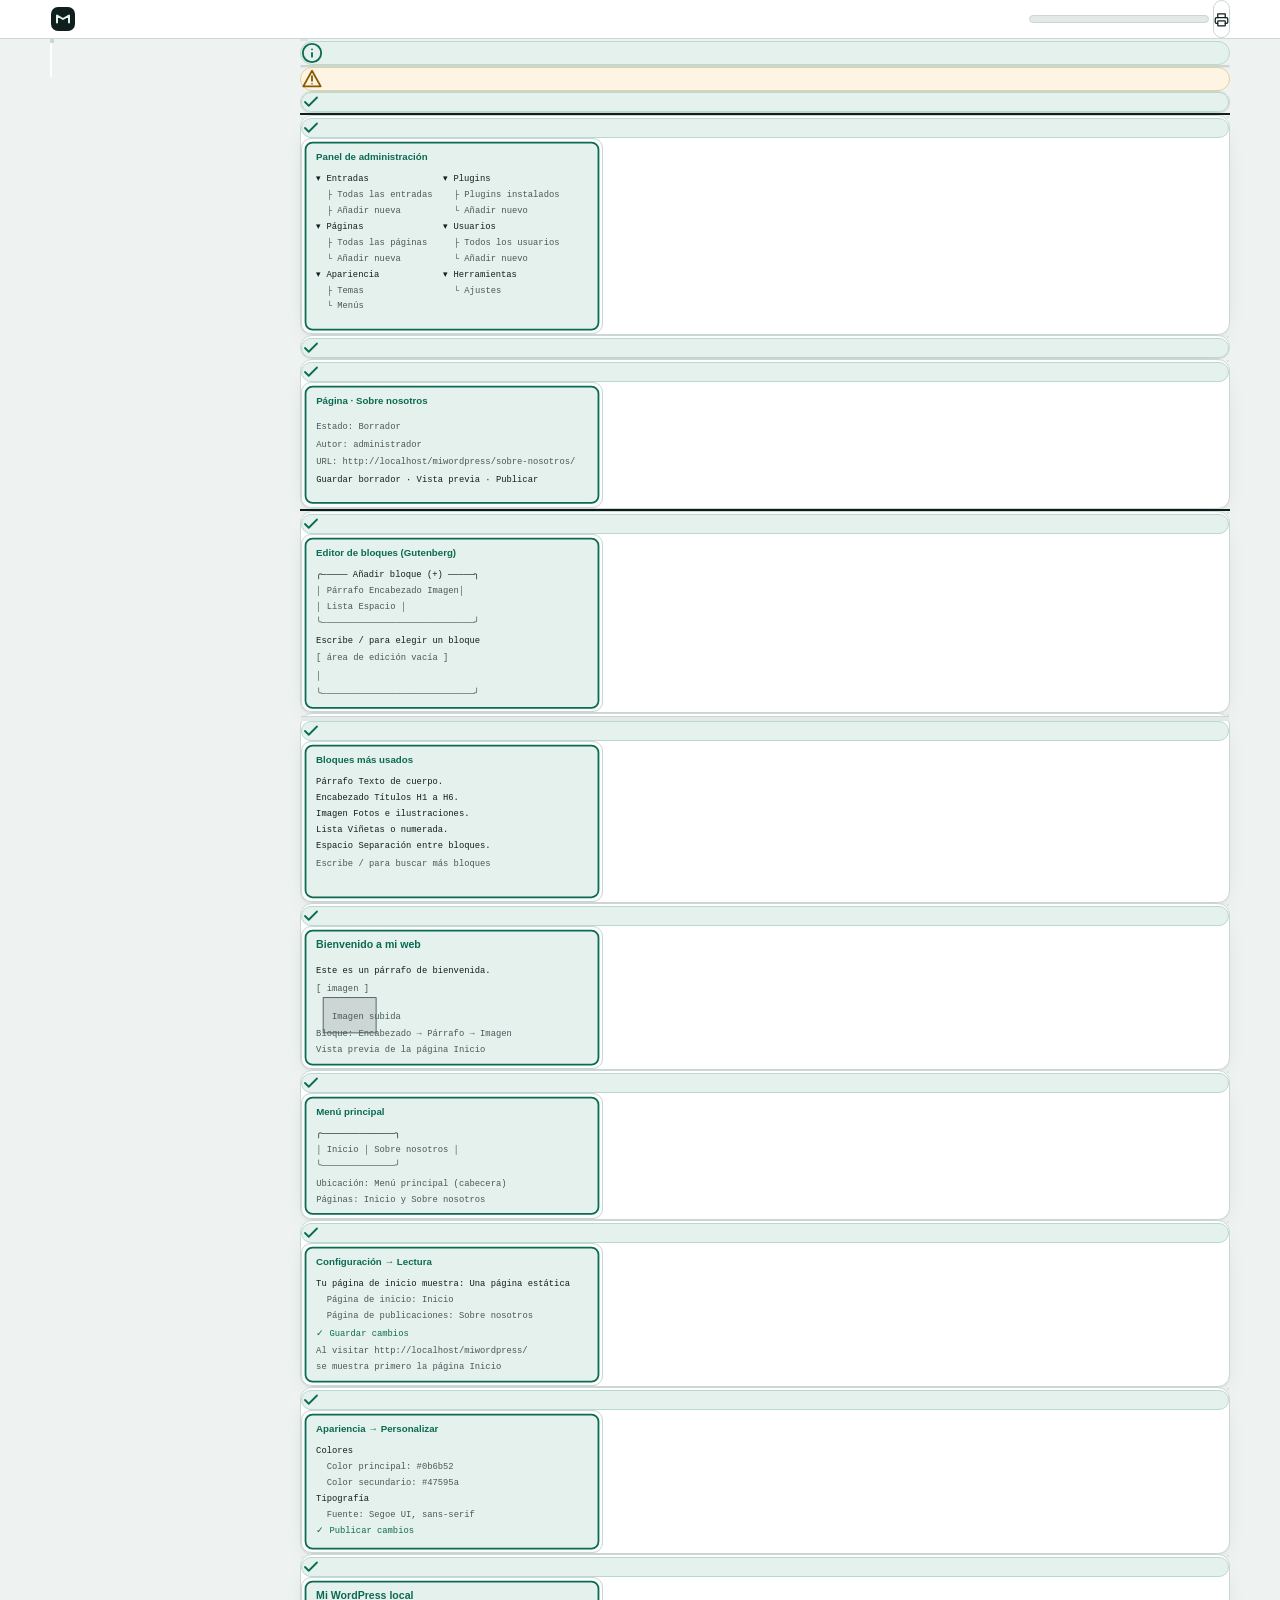
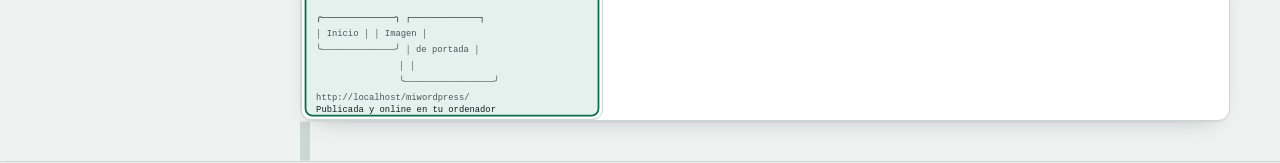
<file: 02_practica/practica-web-gutenberg.html>
<!DOCTYPE html>
<html lang="es">
<head>
<meta charset="utf-8">
<meta name="viewport" content="width=device-width, initial-scale=1">
<meta name="color-scheme" content="light">
<title>Crear una web con WordPress y Gutenberg · Paso a paso</title>
<style>
  :root{
    --ground:#eef2f1; --panel:#ffffff; --ink:#0f1f1e; --ink-2:#47595a;
    --rule:#ccd6d4; --rule-soft:#e2e9e7; --signal:#0b6b52; --signal-soft:#e5f1ec;
    --alert:#a8321f; --alert-soft:#faece8; --warn:#8a5a00; --warn-soft:#fdf4e3;
    --radius:12px; --shadow:0 1px 1px rgba(15,31,30,.05), 0 10px 24px -16px rgba(15,31,30,.35);
    --font:"Segoe UI", system-ui, -apple-system, "Helvetica Neue", Arial, sans-serif;
    --mono:"Cascada Mono", Consolas, "SF Mono", Menlo, monospace; --measure:66ch;
  }
  *,*,*::before{box-sizing:border-box}
  html{scroll-behavior:smooth; scroll-padding-top:5.5rem}
  @media (prefers-reduced-motion: reduce){ html{scroll-behavior:auto} }
  body{margin:0; background:var(--ground); color:var(--ink); font-family:var(--font); font-size:1.0625rem; line-height:1.6; -webkit-font-smoothing:antialiased; text-rendering:optimizeLegibility}
  ::selection{background:#bfe3d6; color:var(--ink)}
  :focus-visible{outline:3px solid var(--signal); outline-offset:2px; border-radius:4px}
  a{color:var(--signal); text-underline-offset:3px; text-decoration-thickness:1.5px}
  a:hover{text-decoration-thickness:2.5px}
  p{margin:0 0 1em} ul,ol{margin:0 0 1em; padding-left:1.4em} li{margin:.35em 0}
  strong{font-weight:650} code,.mono{font-family:var(--mono); font-size:.94em}
  code{background:#fff; border:1px solid var(--rule); border-radius:6px; padding:.1em .38em; white-space:normal; overflow-wrap:anywhere}
  hr{border:0; border-top:1px solid var(--rule); margin:2.5rem 0}
  .skip{position:absolute; left:-9999px; top:0; background:var(--ink); color:#fff; padding:.8rem 1.2rem; z-index:100; border-radius:0 0 8px 0}
  .skip:focus{left:0}
  /* ---------- top bar ---------- */
  .topbar{position:sticky; top:0; z-index:50; background:var(--panel); border-bottom:1px solid var(--rule)}
  .topbar__in{max-width:1180px; margin:0 auto; padding:.55rem 1.25rem; display:flex; align-items:center; gap:1rem; flex-wrap:wrap}
  .brand{display:flex; align-items:center; gap:.6rem; font-weight:700; letter-spacing:-.01em; margin-right:auto; min-width:0}
  .brand svg{flex:none} .brand span{white-space:nowrap; overflow:hidden; text-overflow:ellipsis}
  .meter{display:flex; align-items:center; gap:.6rem; font-variant-numeric:tabular-nums; font-size:.9rem; color:var(--ink-2)}
  .meter__track{width:min(30vw,180px); height:8px; background:var(--rule-soft); border-radius:99px; overflow:hidden; border:1px solid var(--rule)}
  .meter__fill{height:100%; width:0%; background:var(--signal); transition:width .35s cubic-bezier(.2,.8,.2,1)}
  .meter b{color:var(--ink); font-weight:700}
  .tools{display:flex; align-items:center; gap:.4rem}
  .btn{font:inherit; font-size:.9rem; font-weight:600; color:var(--ink); background:var(--panel); border:1px solid var(--rule); border-radius:99px; padding:.42rem .8rem; cursor:pointer; display:inline-flex; align-items:center; gap:.4rem; transition:background .18s, border-color .18s, transform .18s; min-height:38px}
  .btn:hover{background:var(--signal-soft); border-color:var(--signal)}
  .btn:active{transform:translateY(1px)}
  .btn--solid{background:var(--signal); border-color:var(--signal); color:#fff}
  .btn--solid:hover{background:#085641; border-color:#085641; color:#fff}
  .btn--quiet{border-color:transparent; color:var(--ink-2)}
  .btn--quiet:hover{color:var(--ink)}
  /* ---------- shell ---------- */
  .shell{max-width:1180px; margin:0 auto; padding:2.5rem 1.25rem 7rem; display:grid; grid-template-columns:250px minmax(0,1fr); gap:3rem; align-items:start}
  main{min-width:0}
  /* ---------- rail ---------- */
  .rail{position:sticky; top:4.6rem; align-self:start; font-size:.9rem}
  .rail h2{font-size:.72rem; letter-spacing:.12em; text-transform:uppercase; color:var(--ink-2); margin:0 0 .9rem; font-weight:700}
  .rail ol{list-style:none; margin:0; padding:0 0 0 1.55rem; position:relative}
  .rail ol::before{content:""; position:absolute; left:.45rem; top:.45rem; bottom:.45rem; width:2px; background:var(--rule-soft); border-radius:2px}
  .rail__fill{position:absolute; left:.45rem; top:.45rem; width:2px; background:var(--signal); border-radius:2px; height:0; transition:height .35s cubic-bezier(.2,.8,.2,1)}
  .rail li{position:relative; margin:0}
  .rail a{display:flex; gap:.55rem; align-items:baseline; padding:.3rem .2rem; color:var(--ink-2); text-decoration:none; border-radius:6px}
  .rail a:hover{color:var(--ink); background:#fff}
  .rail a::before{content:""; position:absolute; left:-1.55rem; top:.62rem; width:.9rem; height:.9rem; border-radius:50%; background:var(--ground); border:2px solid var(--rule); box-sizing:border-box}
  .rail a.is-done::before{background:var(--signal); border-color:var(--signal)}
  .rail a.is-current{color:var(--ink); font-weight:650}
  .rail .n{font-variant-numeric:tabular-nums; color:var(--ink-2); font-size:.8rem; min-width:1.1em}
  .rail a.is-done .n{color:var(--signal)}
  /* ---------- hero ---------- */
  .hero{margin-bottom:3rem}
  h1{font-size:clamp(2.1rem, 5.2vw, 3.35rem); line-height:1.06; letter-spacing:-.035em; margin:0 0 1rem; font-weight:750; text-wrap:balance; max-width:20ch}
  .lead{font-size:1.2rem; color:var(--ink-2); max-width:52ch; margin-bottom:1.5rem; text-wrap:pretty}
  .meta{display:flex; flex-wrap:wrap; gap:.5rem; margin:0 0 1.9rem; padding:0; list-style:none}
  .meta li{font-size:.82rem; font-weight:600; letter-spacing:.01em; background:var(--panel); border:1px solid var(--rule); color:var(--ink-2); padding:.34rem .7rem; border-radius:99px}
  /* ---------- blocks ---------- */
  .block{background:var(--panel); border:1px solid var(--rule); border-radius:var(--radius); padding:1.6rem; margin:0 0 1.5rem; box-shadow:var(--shadow)}
  .block h2{font-size:1.3rem; letter-spacing:-.02em; margin:0 0 .8rem; text-wrap:balance}
  .block h3{font-size:1.05rem; margin:1.6rem 0 .5rem}
  .block > :last-child{margin-bottom:0}
  .notice{border-radius:var(--radius); padding:1.1rem 1.25rem; display:flex; gap:.9rem; align-items:flex-start; margin:0 0 1.5rem}
  .notice svg{flex:none; margin-top:.15rem}
  .notice p{margin:0}
  .notice--warn{background:var(--warn-soft); border:1px solid #e6cf9e}
  .notice--info{background:var(--signal-soft); border:1px solid #b9d9cd}
  .hero > .notice--warn{display:grid; grid-template-columns:auto minmax(0,1fr); column-gap:.9rem; row-gap:.5rem}
  .hero > .notice--warn svg{grid-column:1; grid-row:1 / span 2}
  .hero > .notice--warn p{grid-column:2}
  /* pre-flight */
  .preflight{list-style:none; padding:0; margin:0; display:grid; gap:.55rem}
  .preflight li{display:flex; gap:.7rem; align-items:flex-start; margin:0}
  .preflight input{width:1.15rem; height:1.15rem; margin:.25rem 0 0; accent-color:var(--signal); flex:none}
  .preflight label{font-size:1rem} .preflight small{display:block; color:var(--ink-2); font-size:.86rem}
  /* parts */
  .part{margin:4rem 0 1.5rem; display:flex; align-items:baseline; gap:1rem; border-bottom:2px solid var(--ink); padding-bottom:.6rem}
  .part__k{font-size:.75rem; letter-spacing:.14em; text-transform:uppercase; font-weight:750; color:var(--signal); white-space:nowrap}
  .part h2{font-size:clamp(1.4rem,3vw,1.9rem); letter-spacing:-.03em; margin:0; text-wrap:balance}
  .part__time{margin-left:auto; font-size:.85rem; color:var(--ink-2); white-space:nowrap}
  /* steps */
  .step{background:var(--panel); border:1px solid var(--rule); border-radius:var(--radius); padding:1.5rem 1.6rem; margin:0 0 1.25rem; box-shadow:var(--shadow); scroll-margin-top:5.5rem; position:relative; transition:border-color .25s, box-shadow .25s}
  .step.is-done{border-color:#b9d9cd; box-shadow:0 0 0 1px #b9d9cd, var(--shadow)}
  .step__head{display:flex; align-items:center; gap:.9rem; margin-bottom:.9rem; flex-wrap:wrap}
  .step__num{flex:none; width:2.5rem; height:2.5rem; border-radius:10px; display:grid; place-items:center; font-weight:750; font-size:1.15rem; background:var(--ink); color:#fff; font-variant-numeric:tabular-nums}
  .step.is-done .step__num{background:var(--signal)}
  .step__title{font-size:1.2rem; letter-spacing:-.02em; margin:0; font-weight:700; flex:1 1 auto; text-wrap:balance}
  .tick{display:inline-flex; align-items:center; gap:.45rem; font-size:.85rem; font-weight:650; border:1px solid var(--rule); border-radius:99px; padding:.32rem .7rem .32rem .5rem; cursor:pointer; color:var(--ink-2); background:var(--panel); flex:none}
  .tick:hover{border-color:var(--signal); color:var(--ink)}
  .tick input{width:1.05rem; height:1.05rem; accent-color:var(--signal); margin:0}
  .step.is-done .tick{background:var(--signal-soft); border-color:#b9d9cd; color:var(--signal)}
  .step__grid{display:grid; grid-template-columns:1fr; gap:1.4rem}
  @media (min-width:900px){ .step--split .step__grid{grid-template-columns:1.05fr .95fr; align-items:start} }
  .actions{counter-reset:a; list-style:none; padding:0; margin:0 0 1rem}
  .actions li{position:relative; padding-left:2.1rem; margin:.55rem 0; text-wrap:pretty}
  .actions li::before{counter-increment:a; content:counter(a); position:absolute; left:0; top:.12rem; width:1.45rem; height:1.45rem; border-radius:50%; display:grid; place-items:center; font-size:.78rem; font-weight:700; background:var(--rule-soft); color:var(--ink-2)}
  .check{display:flex; gap:.7rem; align-items:flex-start; padding:.85rem 1rem; background:var(--signal-soft); border:1px solid #b9d9cd; border-radius:10px; margin:1rem 0 0; -webkit-print-color-adjust:exact; print-color-adjust:exact}
  .check svg{flex:none; margin-top:.2rem} .check p{margin:0; font-size:.97rem} .check strong{color:var(--signal)}
  .trouble{margin:1rem 0 0; border:1px solid var(--rule); border-radius:10px; background:#fcfdfd}
  .trouble summary{cursor:pointer; padding:.65rem .9rem; font-weight:650; font-size:.94rem; color:var(--ink-2); display:flex; align-items:center; gap:.5rem; list-style:none}
  .trouble summary::-webkit-details-marker{display:none}
  .trouble summary::before{content:"+"; font-family:var(--mono); font-weight:700; width:1rem; color:var(--alert)}
  .trouble[open] summary::before{content:"–"}
  .trouble summary:hover{color:var(--ink)}
  .trouble__body{padding:0 .9rem .9rem; font-size:.94rem; color:var(--ink-2)} .trouble__body :last-child{margin-bottom:0}
  /* figures */
  figure.fig{margin:0}
  figure.fig svg{width:100%; height:auto; display:block; border:none; background:none}
  .svgpad{display:inline-block; padding:.75rem .9rem; border:1px solid var(--rule); border-radius:10px; background:#fbfcfc}
  figcaption{font-size:.82rem; color:var(--ink-2); margin-top:.5rem; line-height:1.45} figcaption b{color:var(--ink)}
  /* copy chips */
  .chip{display:inline-flex; align-items:center; gap:.45rem; font-family:var(--mono); font-size:.86rem; background:#fff; border:1px solid var(--rule); border-radius:8px; padding:.5rem .7rem; cursor:pointer; color:var(--ink); text-align:left; max-width:100%; min-height:40px}
  .chip:hover{border-color:var(--signal); background:var(--signal-soft)}
  .chip svg{flex:none; opacity:.6} .chip span{overflow-wrap:anywhere}
  .chip.copied{border-color:var(--signal); background:var(--signal-soft); color:var(--signal); font-weight:650}
  .chiprow{display:flex; flex-wrap:wrap; gap:.5rem; margin:.4rem 0 1rem}
  /* table */
  .tbl{width:100%; border-collapse:collapse; font-size:.95rem; margin:.8rem 0 1.2rem}
  .tbl th,.tbl td{text-align:left; padding:.6rem .7rem; border-bottom:1px solid var(--rule-soft); vertical-align:top; overflow-wrap:anywhere}
  .tbl th{font-size:.78rem; letter-spacing:.06em; text-transform:uppercase; color:var(--ink-2); border-bottom:1px solid var(--rule)}
  .tbl tr:last-child td{border-bottom:0}
  .tbl code{white-space:nowrap}
  /* quiz */
  .quiz{margin:1.2rem 0 0; padding:1.1rem; border:1px dashed var(--rule); border-radius:10px; background:#fbfcfc}
  .quiz__q{margin:0 0 .8rem; font-weight:650; font-size:.98rem}
  .quiz__opts{display:flex; flex-wrap:wrap; gap:.5rem}
  .opt{font:inherit; font-size:.92rem; cursor:pointer; text-align:left; background:var(--panel); border:1px solid var(--rule); border-radius:8px; padding:.5rem .8rem; color:var(--ink)}
  .opt:hover:not(:disabled){border-color:var(--signal); background:var(--signal-soft)}
  .opt--right{border-color:var(--signal); background:var(--signal-soft); font-weight:650}
  .opt--wrong{border-color:var(--alert); background:var(--alert-soft)}
  .opt:disabled{cursor:default}
  .quiz__fb{margin:.7rem 0 0; font-size:.9rem; min-height:1.2em}
  .quiz__fb.is-ok{color:var(--signal); font-weight:650} .quiz__fb.is-no{color:var(--alert); font-weight:650}
  /* fields */
  .fields{display:grid; gap:.9rem; margin:1rem 0}
  .field{display:grid; gap:.2rem}
  .field label{font-size:.85rem; font-weight:650; color:var(--ink-2)}
  .field input{font:inherit; font-size:1rem; padding:.5rem .6rem; border:1px solid var(--rule); border-radius:8px; background:#fff; width:100%}
  .field input:focus{border-color:var(--signal)}
  /* dictionary */
  dl.dict{display:grid; grid-template-columns:auto 1fr; gap:.5rem 1.2rem; margin:0; font-size:.95rem}
  dl.dict dt{font-weight:700; white-space:nowrap} dl.dict dd{margin:0; color:var(--ink-2)}
  @media (max-width:560px){ dl.dict{grid-template-columns:1fr; gap:.15rem} dl.dict dd{margin-bottom:.7rem} }
  /* final */
  .final{margin-top:2rem; border-radius:var(--radius); padding:1.5rem; background:var(--ink); color:#e9efed}
  .final h2{color:#fff; margin-top:0} .final p{color:#c9d6d2}
  .final .chip{background:#1b302d; border-color:#334d48; color:#e9efed} .final .chip:hover{background:#22403a}
  .all-done .final{background:var(--signal)} .all-done .final p{color:#dff0e9}
  footer.end{border-top:1px solid var(--rule); margin-top:3rem; padding-top:1.2rem; font-size:.85rem; color:var(--ink-2)}
  /* print */
  @media print{
    @page{margin:14mm 14mm 16mm}
    body{background:#fff; font-size:10.5pt; line-height:1.45}
    .topbar,.rail,.skip,.noprint{display:none !important}
    .shell{display:block; max-width:none; padding:0}
    h1{font-size:24pt} .lead{font-size:12pt}
    .block,.step{box-shadow:none; border:1px solid #9aa; break-inside:avoid; margin-bottom:9mm; padding:5mm}
    .part{break-before:page; margin-top:0} .part:first-of-type{break-before:auto}
    .step__num{background:#111 !important; color:#fff !important}
    .check{background:#eef7f2 !important} .trouble{border:1px solid #bbb} .trouble summary{color:#333}
    .trouble__body{display:block !important} .tick{display:none} .quiz{border-style:solid}
    a{color:#111; text-decoration:none} a[href^="http"]::after{content:" (" attr(href) ")"; font-size:8pt; color:#444; overflow-wrap:anywhere}
    figure.fig svg{max-height:80mm; width:auto; max-width:100%; margin:0 auto}
    .final{background:#fff !important; color:#111 !important; border:2px solid #111}
    .final h2,.final p{color:#111 !important}
  }
  /* small screens */
  .toc-mobile{display:none; margin:0 0 2rem}
  .toc-mobile summary{cursor:pointer; font-weight:700; padding:.8rem 1rem; background:var(--panel); border:1px solid var(--rule); border-radius:10px}
  .toc-mobile ol{columns:2; column-gap:1.5rem; font-size:.9rem; margin:.8rem 0 0; padding-left:1.2rem}
  @media (max-width:520px){ .toc-mobile ol{columns:1} }
  @media (max-width:1080px){
    .shell{grid-template-columns:minmax(0,1fr); gap:2rem; padding-top:1.75rem}
    .rail{display:none} .toc-mobile{display:block}
  }
  @media (max-width:560px){
    .topbar__in{padding:.5rem .9rem} .brand span{display:none}
    .meter__track{width:26vw} .shell{padding-left:.9rem; padding-right:.9rem}
    .step{padding:1.15rem 1rem} .step__num{width:2.2rem; height:2.2rem; font-size:1rem}
    .step__title{font-size:1.08rem} .block{padding:1.2rem 1rem}
    .part__time{display:none}
  }
</style>
</head>
<body>
<a class="skip" href="#contenido">Saltar al contenido</a>

<header class="topbar">
  <div class="topbar__in">
    <div class="brand">
      <svg width="26" height="26" viewBox="0 0 26 26" aria-hidden="true">
        <rect x="1" y="1" width="24" height="24" rx="7" fill="#0f1f1e"/>
        <path d="M7 16.5V9.5l6 3.5 6-3.5v7" fill="none" stroke="#e5f1ec" stroke-width="2" stroke-linecap="round" stroke-linejoin="round"/>
      </svg>
      <span>Crear una web con WordPress y Gutenberg</span>
    </div>
    <div class="meter" role="group" aria-label="Progreso de la sesión">
      <div class="meter__track" aria-hidden="true"><div class="meter__fill" id="bar"></div></div>
      <span><b id="count">0</b> de <span id="total">10</span> pasos</span>
    </div>
    <div class="tools">
      <button class="btn btn--quiet noprint" type="button" id="font-minus" aria-label="Reducir el tamaño de la letra">A−</button>
      <button class="btn btn--quiet noprint" type="button" id="font-plus" aria-label="Aumentar el tamaño de la letra">A+</button>
      <button class="btn" type="button" id="print-btn">
        <svg width="15" height="15" viewBox="0 0 24 24" aria-hidden="true" fill="none" stroke="currentColor" stroke-width="2" stroke-linecap="round" stroke-linejoin="round"><path d="M6 9V3h12v6"/><path d="M6 18H4a2 2 0 0 1-2-2v-5a2 2 0 0 1 2-2h16a2 2 0 0 1 2 2v5a2 2 0 0 1-2 2h-2"/><rect x="6" y="14" width="12" height="8" rx="1"/></svg>
        Imprimir
      </button>
    </div>
  </div>
</header>

<div class="shell">
  <nav class="rail noprint" aria-label="Índice de pasos">
    <h2>Los 10 pasos</h2>
    <ol id="rail-list">
      <div class="rail__fill" id="rail-fill" aria-hidden="true"></div>
      <li><a href="#paso-1" data-target="1"><span class="n">1</span> Entrar al panel</a></li>
      <li><a href="#paso-2" data-target="2"><span class="n">2</span> Crear página Inicio</a></li>
      <li><a href="#paso-3" data-target="3"><span class="n">3</span> Crear página Sobre nosotros</a></li>
      <li><a href="#paso-4" data-target="4"><span class="n">4</span> Editor Gutenberg</a></li>
      <li><a href="#paso-5" data-target="5"><span class="n">5</span> Bloques básicos</a></li>
      <li><a href="#paso-6" data-target="6"><span class="n">6</span> Texto e imágenes</a></li>
      <li><a href="#paso-7" data-target="7"><span class="n">7</span> Menú de navegación</a></li>
      <li><a href="#paso-8" data-target="8"><span class="n">8</span> Página de inicio</a></li>
      <li><a href="#paso-9" data-target="9"><span class="n">9</span> Colores y letra</a></li>
      <li><a href="#paso-10" data-target="10"><span class="n">10</span> Publicar y revisar</a></li>
    </ol>
    <p style="margin-top:1.2rem; font-size:.8rem; color:var(--ink-2)">
      <button class="btn btn--quiet" type="button" id="reset" style="font-size:.8rem; padding:.25rem .5rem">Borrar mi progreso</button>
    </p>
  </nav>
<main id="contenido">

    <section class="hero">
      <h1>Crear una web con WordPress y Gutenberg</h1>
      <p class="lead">WordPress ya está instalado. Ahora aprenderás a crear tu propia web usando el editor Gutenberg, paso a paso. <strong>No hace falta saber programar.</strong></p>
      <ul class="meta">
        <li data-state>10 pasos</li>
        <li>60 minutos</li>
        <li>Sin requisitos previos</li>
        <li>Funciona sin internet</li>
      </ul>

      <div class="notice notice--info">
        <svg width="22" height="22" viewBox="0 0 24 24" aria-hidden="true" fill="none" stroke="#0b6b52" stroke-width="2" stroke-linecap="round" stroke-linejoin="round"><circle cx="12" cy="12" r="10"/><path d="M12 16v-4M12 8h.01"/></svg>
        <p><strong>¿Ya instalaste WordPress?</strong> Si ya terminaste la <a href="practica-web-interactiva.html">práctica de XAMPP y WordPress</a>, puedes empezar directamente. Si no, termina primero la práctica de instalación.</p>
      </div>

      <div class="block">
        <h2>Estas 5 cosas tienen que ser verdad</h2>
        <p>Márcalas antes de empezar. Si alguna no la puedes marcar, avisa al profesor.</p>
        <ul class="preflight">
          <li><input type="checkbox" id="gwpf1"><label for="gwpf1">Tengo WordPress instalado <small>en tu ordenador local.</small></label></li>
          <li><input type="checkbox" id="gwpf2"><label for="gwpf2">Puedo entrar al panel de administración <small>con tu usuario y contraseña.</small></label></li>
          <li><input type="checkbox" id="gwpf3"><label for="gwpf3">No me importa equivocarme <small>aquí nada se rompe de verdad.</small></label></li>
          <li><input type="checkbox" id="gwpf4"><label for="gwpf4">Tengo 60 minutos <small>con un descanso a medio camino.</small></label></li>
          <li><input type="checkbox" id="gwpf5"><label for="gwpf5">Sé que esto es solo el comienzo <small>después vendrá más contenido.</small></label></li>
        </ul>
      </div>

      <div class="notice notice--warn">
        <svg width="22" height="22" viewBox="0 0 24 24" aria-hidden="true" fill="none" stroke="#8a5a00" stroke-width="2" stroke-linecap="round" stroke-linejoin="round"><path d="M12 3 2.5 20h19L12 3Z"/><path d="M12 9v5"/><circle cx="12" cy="17.2" r=".9" fill="#8a5a00" stroke="none"/></svg>
        <p><strong>¿Nunca has usado un ordenador?</strong> Antes de esta práctica, haz la <a href="../01_sesion-0/sesion-0-interactiva.html">Sesión 0 · Primeros pasos</a>. Allí se aprende el ratón, el teclado y las carpetas.</p>
        <p>También puedes consultar la <a href="practica-web-gutenberg.html">práctica web con Gutenberg</a>.</p>
      </div>

    <div class="block">
      <h2>Sobre el editor Gutenberg</h2>
      <p>Gutenberg es el editor de bloques de WordPress. Desde la versión 5.0 de WordPress (diciembre 2018), <strong>viene instalado por defecto</strong> y no hace falta añadirlo como plugin aparte.</p>
      <p>Si usas una versión muy antigua de WordPress o si alguien lo desactivó, puedes instalarlo como plugin:</p>
      <ol class="actions">
        <li>En el panel lateral, haz clic en <strong>Plugins</strong> → <strong>Añadir nuevo</strong>.</li>
        <li>En el buscador, escribe <strong>Gutenberg</strong>.</li>
        <li>Busca el plugin oficial de Automattic y haz clic en <strong>Instalar ahora</strong>.</li>
        <li>Cuando termine, haz clic en <strong>Activar</strong>.</li>
      </ol>
      <div class="check">
        <svg width="18" height="18" viewBox="0 0 24 24" fill="none" stroke="#0b6b52" stroke-width="2.4" stroke-linecap="round" stroke-linejoin="round" aria-hidden="true"><path d="M20 6 9 17l-5-5"/></svg>
        <p><strong>Comprueba:</strong> en el panel lateral ves la opción <strong>Entradas</strong> y al editar una entrada aparece el editor de bloques.</p>
      </div>
    </div>

    <section class="part" id="parte-a">
      <span class="part__k">Bloque A</span>
      <h2>Entrar al panel y crear páginas</h2>
      <span class="part__time">≈ 20 min</span>
    </section>

    <article class="step step--split" id="paso-1" data-step="1">
      <header class="step__head">
        <span class="step__num" aria-hidden="true">1</span>
        <h3 class="step__title">Entrar al panel de administración</h3>
        <label class="tick"><input type="checkbox" data-done="1"><span>Hecho</span></label>
      </header>
      <ol class="actions">
        <li>Abre el navegador y escribe <code>http://localhost/miwordpress/wp-admin/</code> en la barra de direcciones.</li>
        <li>Pulsa <strong>Enter</strong>.</li>
        <li>Escribe tu <strong>usuario</strong> y tu <strong>contraseña</strong>.</li>
        <li>Haz clic en <strong>Acceder</strong>.</li>
      </ol>
      <div class="check">
        <svg width="18" height="18" viewBox="0 0 24 24" fill="none" stroke="#0b6b52" stroke-width="2.4" stroke-linecap="round" stroke-linejoin="round" aria-hidden="true"><path d="M20 6 9 17l-5-5"/></svg>
        <p><strong>Comprueba:</strong> ves el panel lateral izquierdo con opciones como Entradas, Páginas, Apariencia y Plugins.</p>
      </div>
      <figure class="fig">
        <div class="svgpad"><svg viewBox="0 0 340 220" role="img" aria-labelledby="wp-t wp-d">
          <title id="wp-t">Panel de administración de WordPress</title>
          <desc id="wp-d">Diagrama del panel lateral izquierdo con Entradas, Páginas, Medios, Apariencia, Plugins y Usuarios.</desc>
          <g font-family="Consolas, monospace" font-size="10">
            <rect x="4" y="4" width="332" height="212" rx="8" fill="#e5f1ec" stroke="#0b6b52" stroke-width="2"/>
            <text x="16" y="24" font-family="Segoe UI, sans-serif" font-size="11" font-weight="700" fill="#0b6b52">Panel de administración</text>
            <text x="16" y="48" fill="#0f1f1e">▾ Entradas</text>
            <text x="28" y="66" fill="#47595a">├ Todas las entradas</text>
            <text x="28" y="84" fill="#47595a">├ Añadir nueva</text>
            <text x="16" y="102" fill="#0f1f1e">▾ Páginas</text>
            <text x="28" y="120" fill="#47595a">├ Todas las páginas</text>
            <text x="28" y="138" fill="#47595a">└ Añadir nueva</text>
            <text x="16" y="156" fill="#0f1f1e">▾ Apariencia</text>
            <text x="28" y="174" fill="#47595a">├ Temas</text>
            <text x="28" y="192" fill="#47595a">└ Menús</text>
            <text x="160" y="48" fill="#0f1f1e">▾ Plugins</text>
            <text x="172" y="66" fill="#47595a">├ Plugins instalados</text>
            <text x="172" y="84" fill="#47595a">└ Añadir nuevo</text>
            <text x="160" y="102" fill="#0f1f1e">▾ Usuarios</text>
            <text x="172" y="120" fill="#47595a">├ Todos los usuarios</text>
            <text x="172" y="138" fill="#47595a">└ Añadir nuevo</text>
            <text x="160" y="156" fill="#0f1f1e">▾ Herramientas</text>
            <text x="172" y="174" fill="#47595a">└ Ajustes</text>
          </g>
        </svg></div>
        <figcaption>Panel lateral de WordPress: las secciones principales para gestionar tu web.</figcaption>
      </figure>
    </article>

    <article class="step" id="paso-2" data-step="2">
      <header class="step__head">
        <span class="step__num" aria-hidden="true">2</span>
        <h3 class="step__title">Crear la página Inicio</h3>
        <label class="tick"><input type="checkbox" data-done="2"><span>Hecho</span></label>
      </header>
      <ol class="actions">
        <li>En el panel lateral, haz clic en <strong>Páginas</strong> → <strong>Añadir nueva</strong>.</li>
        <li>En el campo de título, escribe <strong>Inicio</strong>.</li>
        <li>Haz clic en <strong>Guardar borrador</strong>.</li>
      </ol>
      <div class="check">
        <svg width="18" height="18" viewBox="0 0 24 24" fill="none" stroke="#0b6b52" stroke-width="2.4" stroke-linecap="round" stroke-linejoin="round" aria-hidden="true"><path d="M20 6 9 17l-5-5"/></svg>
        <p><strong>Comprueba:</strong> la página Inicio aparece en la lista de páginas con estado "Borrador".</p>
      </div>
    </article>

    <article class="step" id="paso-3" data-step="3">
      <header class="step__head">
        <span class="step__num" aria-hidden="true">3</span>
        <h3 class="step__title">Crear la página Sobre nosotros</h3>
        <label class="tick"><input type="checkbox" data-done="3"><span>Hecho</span></label>
      </header>
      <ol class="actions">
        <li>Haz clic en <strong>Páginas</strong> → <strong>Añadir nueva</strong>.</li>
        <li>En el campo de título, escribe <strong>Sobre nosotros</strong>.</li>
        <li>Haz clic en <strong>Guardar borrador</strong>.</li>
      </ol>
      <div class="check">
        <svg width="18" height="18" viewBox="0 0 24 24" fill="none" stroke="#0b6b52" stroke-width="2.4" stroke-linecap="round" stroke-linejoin="round" aria-hidden="true"><path d="M20 6 9 17l-5-5"/></svg>
        <p><strong>Comprueba:</strong> tienes dos páginas creadas: Inicio y Sobre nosotros.</p>
      </div>
      <figure class="fig">
        <div class="svgpad"><svg viewBox="0 0 340 140" role="img" aria-labelledby="pag3-t pag3-d">
          <title id="pag3-t">Página Sobre nosotros creada</title>
          <desc id="pag3-d">Confirmación de que la página Sobre usuarios está en borrador.</desc>
          <g font-family="Consolas, monospace" font-size="10">
            <rect x="4" y="4" width="332" height="132" rx="8" fill="#e5f1ec" stroke="#0b6b52" stroke-width="2"/>
            <text x="16" y="24" font-family="Segoe UI, sans-serif" font-size="11" font-weight="700" fill="#0b6b52">Página · Sobre nosotros</text>
            <text x="16" y="52" fill="#47595a">Estado: Borrador</text>
            <text x="16" y="72" fill="#47595a">Autor: administrador</text>
            <text x="16" y="92" fill="#47595a">URL: http://localhost/miwordpress/sobre-nosotros/</text>
            <text x="16" y="112" fill="#0f1f1e">Guardar borrador · Vista previa · Publicar</text>
          </g>
        </svg></div>
        <figcaption>Página Sobre nosotros guardada como borrador.</figcaption>
      </figure>
    </article>

    <section class="part" id="parte-b">
      <span class="part__k">Bloque B</span>
      <h2>Usar el editor Gutenberg</h2>
      <span class="part__time">≈ 25 min</span>
    </section>

    <article class="step step--split" id="paso-4" data-step="4">
      <header class="step__head">
        <span class="step__num" aria-hidden="true">4</span>
        <h3 class="step__title">Abrir el editor Gutenberg</h3>
        <label class="tick"><input type="checkbox" data-done="4"><span>Hecho</span></label>
      </header>
      <ol class="actions">
        <li>En el panel lateral, haz clic en <strong>Páginas</strong> → <strong>Todas las páginas</strong>.</li>
        <li>Pasa el ratón sobre la página <strong>Inicio</strong> y haz clic en <strong>Editar</strong>.</li>
        <li>Se abrirá el editor Gutenberg con un área en blanco y un botón <strong>+</strong> arriba a la izquierda.</li>
      </ol>
      <div class="check">
        <svg width="18" height="18" viewBox="0 0 24 24" fill="none" stroke="#0b6b52" stroke-width="2.4" stroke-linecap="round" stroke-linejoin="round" aria-hidden="true"><path d="M20 6 9 17l-5-5"/></svg>
        <p><strong>Comprueba:</strong> ves el editor con el botón <strong>+</strong> y el área de contenido vacío.</p>
      </div>
      <figure class="fig">
        <div class="svgpad"><svg viewBox="0 0 340 200" role="img" aria-labelledby="gut4-t gut4-d">
          <title id="gut4-t">Editor Gutenberg abierto</title>
          <desc id="gut4-d">Editor de bloques con botón de añadir bloque y área de edición vacía.</desc>
          <g font-family="Consolas, monospace" font-size="10">
            <rect x="4" y="4" width="332" height="192" rx="8" fill="#e5f1ec" stroke="#0b6b52" stroke-width="2"/>
            <text x="16" y="24" font-family="Segoe UI, sans-serif" font-size="11" font-weight="700" fill="#0b6b52">Editor de bloques (Gutenberg)</text>
            <text x="16" y="48" fill="#0f1f1e">╭───── Añadir bloque (+) ─────╮</text>
            <text x="16" y="66" fill="#47595a">│  Párrafo   Encabezado   Imagen│</text>
            <text x="16" y="84" fill="#47595a">│  Lista     Espacio           │</text>
            <text x="16" y="102" fill="#47595a">╰─────────────────────────────╯</text>
            <text x="16" y="122" fill="#0f1f1e">Escribe / para elegir un bloque</text>
            <text x="16" y="142" fill="#47595a">[ área de edición vacía ]</text>
            <text x="16" y="162" fill="#47595a">                               │</text>
            <text x="16" y="182" fill="#47595a">╰─────────────────────────────╯</text>
          </g>
        </svg></div>
        <figcaption>Editor Gutenberg: el botón + abre el inserto de bloques.</figcaption>
      </figure>
    </article>

    <article class="step" id="paso-5" data-step="5">
      <header class="step__head">
        <span class="step__num" aria-hidden="true">5</span>
        <h3 class="step__title">Bloques básicos de Gutenberg</h3>
        <label class="tick"><input type="checkbox" data-done="5"><span>Hecho</span></label>
      </header>
      <p>En Gutenberg todo es un <strong>bloque</strong>. Los bloques más usados son:</p>
      <table class="tbl">
        <thead><tr><th>Bloque</th><th>Para qué sirve</th></tr></thead>
        <tbody>
          <tr><td><strong>Párrafo</strong></td><td>Escribir texto normal.</td></tr>
          <tr><td><strong>Encabezado</strong></td><td>Títulos y subtítulos (H1, H2, H3…).</td></tr>
          <tr><td><strong>Imagen</strong></td><td>Insertar una foto o ilustración.</td></tr>
          <tr><td><strong>Lista</strong></td><td>Listas con viñetas o numeradas.</td></tr>
          <tr><td><strong>Espacio</strong></td><td>Dejar separación entre bloques.</td></tr>
        </tbody>
      </table>
      <div class="check">
        <svg width="18" height="18" viewBox="0 0 24 24" fill="none" stroke="#0b6b52" stroke-width="2.4" stroke-linecap="round" stroke-linejoin="round" aria-hidden="true"><path d="M20 6 9 17l-5-5"/></svg>
        <p><strong>Comprueba:</strong> puedes añadir un bloque de párrafo pulsando el botón <strong>+</strong> y eligiendo "Párrafo".</p>
      </div>
      <figure class="fig">
        <div class="svgpad"><svg viewBox="0 0 340 180" role="img" aria-labelledby="blq5-t blq5-d">
          <title id="blq5-t">Inserto de bloques de Gutenberg</title>
          <desc id="blq5-d">Menú de bloques disponibles al pulsar el botón +.</desc>
          <g font-family="Consolas, monospace" font-size="10">
            <rect x="4" y="4" width="332" height="172" rx="8" fill="#e5f1ec" stroke="#0b6b52" stroke-width="2"/>
            <text x="16" y="24" font-family="Segoe UI, sans-serif" font-size="11" font-weight="700" fill="#0b6b52">Bloques más usados</text>
            <text x="16" y="48" fill="#0f1f1e">Párrafo   Texto de cuerpo.</text>
            <text x="16" y="66" fill="#0f1f1e">Encabezado   Títulos H1 a H6.</text>
            <text x="16" y="84" fill="#0f1f1e">Imagen   Fotos e ilustraciones.</text>
            <text x="16" y="102" fill="#0f1f1e">Lista   Viñetas o numerada.</text>
            <text x="16" y="120" fill="#0f1f1e">Espacio   Separación entre bloques.</text>
            <text x="16" y="140" fill="#47595a">Escribe / para buscar más bloques</text>
          </g>
        </svg></div>
        <figcaption>Bloques básicos disponibles en el inserto de Gutenberg.</figcaption>
      </figure>
    </article>

    <article class="step step--split" id="paso-6" data-step="6">
      <header class="step__head">
        <span class="step__num" aria-hidden="true">6</span>
        <h3 class="step__title">Texto e imágenes</h3>
        <label class="tick"><input type="checkbox" data-done="6"><span>Hecho</span></label>
      </header>
      <ol class="actions">
        <li>Escribe un título en el bloque <strong>Encabezado</strong>.</li>
        <li>Debajo, escribe un párrafo con una frase de bienvenida.</li>
        <li>Pulsa el botón <strong>+</strong> y elige <strong>Imagen</strong>.</li>
        <li>Sube una imagen desde tu ordenador o elige una ya subida.</li>
      </ol>
      <div class="check">
        <svg width="18" height="18" viewBox="0 0 24 24" fill="none" stroke="#0b6b52" stroke-width="2.4" stroke-linecap="round" stroke-linejoin="round" aria-hidden="true"><path d="M20 6 9 17l-5-5"/></svg>
        <p><strong>Comprueba:</strong> la página tiene título, texto e imagen visibles en la previsualización.</p>
      </div>
      <figure class="fig">
        <div class="svgpad"><svg viewBox="0 0 340 160" role="img" aria-labelledby="con6-t con6-d">
          <title id="con6-t">Página con bloques de texto e imagen</title>
          <desc id="con6-d">Ejemplo de página con encabezado, párrafo y bloque de imagen.</desc>
          <g font-family="Consolas, monospace" font-size="10">
            <rect x="4" y="4" width="332" height="152" rx="8" fill="#e5f1ec" stroke="#0b6b52" stroke-width="2"/>
            <text x="16" y="24" font-family="Segoe UI, sans-serif" font-size="12" font-weight="700" fill="#0b6b52">Bienvenido a mi web</text>
            <text x="16" y="52" fill="#0f1f1e">Este es un párrafo de bienvenida.</text>
            <text x="16" y="72" fill="#47595a">[ imagen ]</text>
            <rect x="24" y="80" width="60" height="40" fill="#ccd6d4" stroke="#47595a"/>
            <text x="34" y="104" fill="#47595a">Imagen subida</text>
            <text x="16" y="124" fill="#47595a">Bloque: Encabezado → Párrafo → Imagen</text>
            <text x="16" y="142" fill="#47595a">Vista previa de la página Inicio</text>
          </g>
        </svg></div>
        <figcaption>Bloques de texto e imagen en la página Inicio.</figcaption>
      </figure>
    </article>

    <article class="step" id="paso-7" data-step="7">
      <header class="step__head">
        <span class="step__num" aria-hidden="true">7</span>
        <h3 class="step__title">Menú de navegación</h3>
        <label class="tick"><input type="checkbox" data-done="7"><span>Hecho</span></label>
      </header>
      <ol class="actions">
        <li>En el panel lateral, haz clic en <strong>Apariencia</strong> → <strong>Menús</strong>.</li>
        <li>Escribe un nombre para el menú y pulsa <strong>Crear menú</strong>.</li>
        <li>Marca las páginas <strong>Inicio</strong> y <strong>Sobre nosotros</strong> y pulsa <strong>Añadir al menú</strong>.</li>
        <li>Marca la ubicación <strong>Menú principal</strong> y guarda.</li>
      </ol>
      <div class="check">
        <svg width="18" height="18" viewBox="0 0 24 24" fill="none" stroke="#0b6b52" stroke-width="2.4" stroke-linecap="round" stroke-linejoin="round" aria-hidden="true"><path d="M20 6 9 17l-5-5"/></svg>
        <p><strong>Comprueba:</strong> el menú aparece en la parte superior de tu web con los dos enlaces.</p>
      </div>
      <figure class="fig">
        <div class="svgpad"><svg viewBox="0 0 340 140" role="img" aria-labelledby="menu7-t menu7-d">
          <title id="menu7-t">Menú de navegación</title>
          <desc id="menu7-d">Menú principal con enlaces a Inicio y Sobre nosotros.</desc>
          <g font-family="Consolas, monospace" font-size="10">
            <rect x="4" y="4" width="332" height="132" rx="8" fill="#e5f1ec" stroke="#0b6b52" stroke-width="2"/>
            <text x="16" y="24" font-family="Segoe UI, sans-serif" font-size="11" font-weight="700" fill="#0b6b52">Menú principal</text>
            <text x="16" y="48" fill="#0f1f1e">╭──────────────╮</text>
            <text x="16" y="66" fill="#47595a">│ Inicio   │ Sobre nosotros │</text>
            <text x="16" y="84" fill="#47595a">╰──────────────╯</text>
            <text x="16" y="104" fill="#47595a">Ubicación: Menú principal (cabecera)</text>
            <text x="16" y="122" fill="#47595a">Páginas: Inicio y Sobre nosotros</text>
          </g>
        </svg></div>
        <figcaption>Menú de navegación con los enlaces a las dos páginas creadas.</figcaption>
      </figure>
    </article>

    <article class="step step--split" id="paso-8" data-step="8">
      <header class="step__head">
        <span class="step__num" aria-hidden="true">8</span>
        <h3 class="step__title">Página de inicio estática</h3>
        <label class="tick"><input type="checkbox" data-done="8"><span>Hecho</span></label>
      </header>
      <ol class="actions">
        <li>En el panel lateral, haz clic en <strong>Configuración</strong> → <strong>Lectura</strong>.</li>
        <li>Selecciona <strong>Una página estática</strong>.</li>
        <li>En "Página de inicio", elige <strong>Inicio</strong>.</li>
        <li>En "Página de publicaciones", elige <strong>Sobre nosotros</strong>.</li>
        <li>Haz clic en <strong>Guardar cambios</strong>.</li>
      </ol>
      <div class="check">
        <svg width="18" height="18" viewBox="0 0 24 24" fill="none" stroke="#0b6b52" stroke-width="2.4" stroke-linecap="round" stroke-linejoin="round" aria-hidden="true"><path d="M20 6 9 17l-5-5"/></svg>
        <p><strong>Comprueba:</strong> al abrir tu web, la primera página que ves es Inicio.</p>
      </div>
      <figure class="fig">
        <div class="svgpad"><svg viewBox="0 0 340 160" role="img" aria-labelledby="ini8-t ini8-d">
          <title id="ini8-t">Página de inicio estática configurada</title>
          <desc id="ini8-d">Ajustes de lectura con página de inicio seleccionada.</desc>
          <g font-family="Consolas, monospace" font-size="10">
            <rect x="4" y="4" width="332" height="152" rx="8" fill="#e5f1ec" stroke="#0b6b52" stroke-width="2"/>
            <text x="16" y="24" font-family="Segoe UI, sans-serif" font-size="11" font-weight="700" fill="#0b6b52">Configuración → Lectura</text>
            <text x="16" y="48" fill="#0f1f1e">Tu página de inicio muestra: Una página estática</text>
            <text x="28" y="66" fill="#47595a">Página de inicio: Inicio</text>
            <text x="28" y="84" fill="#47595a">Página de publicaciones: Sobre nosotros</text>
            <text x="16" y="104" fill="#0b6b52">✓ Guardar cambios</text>
            <text x="16" y="124" fill="#47595a">Al visitar http://localhost/miwordpress/</text>
            <text x="16" y="142" fill="#47595a">se muestra primero la página Inicio</text>
          </g>
        </svg></div>
        <figcaption>Ajustes de lectura: página de inicio estática seleccionada.</figcaption>
      </figure>
    </article>

    <article class="step" id="paso-9" data-step="9">
      <header class="step__head">
        <span class="step__num" aria-hidden="true">9</span>
        <h3 class="step__title">Colores y letra</h3>
        <label class="tick"><input type="checkbox" data-done="9"><span>Hecho</span></label>
      </header>
      <ol class="actions">
        <li>En el panel lateral, haz clic en <strong>Apariencia</strong> → <strong>Personalizar</strong>.</li>
        <li>Busca <strong>Colores</strong> y elige un color principal.</li>
        <li>Busca <strong>Tipografía</strong> y elige una letra fácil de leer.</li>
        <li>Haz clic en <strong>Publicar</strong> para guardar los cambios.</li>
      </ol>
      <div class="check">
        <svg width="18" height="18" viewBox="0 0 24 24" fill="none" stroke="#0b6b52" stroke-width="2.4" stroke-linecap="round" stroke-linejoin="round" aria-hidden="true"><path d="M20 6 9 17l-5-5"/></svg>
        <p><strong>Comprueba:</strong> los colores y la letra de tu web cambian según lo que elegiste.</p>
      </div>
      <figure class="fig">
        <div class="svgpad"><svg viewBox="0 0 340 160" role="img" aria-labelledby="col9-t col9-d">
          <title id="col9-t">Personalizador de colores y letra</title>
          <desc id="col9-d">Panel de personalización con opciones de colores y tipografía.</desc>
          <g font-family="Consolas, monospace" font-size="10">
            <rect x="4" y="4" width="332" height="152" rx="8" fill="#e5f1ec" stroke="#0b6b52" stroke-width="2"/>
            <text x="16" y="24" font-family="Segoe UI, sans-serif" font-size="11" font-weight="700" fill="#0b6b52">Apariencia → Personalizar</text>
            <text x="16" y="48" fill="#0f1f1e">Colores</text>
            <text x="28" y="66" fill="#47595a">Color principal: #0b6b52</text>
            <text x="28" y="84" fill="#47595a">Color secundario: #47595a</text>
            <text x="16" y="102" fill="#0f1f1e">Tipografía</text>
            <text x="28" y="120" fill="#47595a">Fuente: Segoe UI, sans-serif</text>
            <text x="16" y="138" fill="#0b6b52">✓ Publicar cambios</text>
          </g>
        </svg></div>
        <figcaption>Personalizador de WordPress: colores y tipografía.</figcaption>
      </figure>
    </article>

    <article class="step" id="paso-10" data-step="10">
      <header class="step__head">
        <span class="step__num" aria-hidden="true">10</span>
        <h3 class="step__title">Publicar y revisar</h3>
        <label class="tick"><input type="checkbox" data-done="10"><span>Hecho</span></label>
      </header>
      <ol class="actions">
        <li>En el editor de la página Inicio, haz clic en <strong>Publicar</strong> (arriba a la derecha).</li>
        <li>Revisa que todo esté correcto y vuelve a pulsar <strong>Publicar</strong>.</li>
        <li>Abre tu web en una pestaña nueva: <code>http://localhost/miwordpress/</code>.</li>
        <li>Recorre las páginas y comprueba que el menú, las imágenes y los textos se ven bien.</li>
      </ol>
      <div class="check">
        <svg width="18" height="18" viewBox="0 0 24 24" fill="none" stroke="#0b6b52" stroke-width="2.4" stroke-linecap="round" stroke-linejoin="round" aria-hidden="true"><path d="M20 6 9 17l-5-5"/></svg>
        <p><strong>Comprueba:</strong> tu web está publicada y accesible desde el navegador.</p>
      </div>
      <figure class="fig">
        <div class="svgpad"><svg viewBox="0 0 340 160" role="img" aria-labelledby="pub10-t pub10-d">
          <title id="pub10-t">Web publicada y accesible</title>
          <desc id="pub10-d">Página publicada en localhost con menú, texto e imagen.</desc>
          <g font-family="Consolas, monospace" font-size="10">
            <rect x="4" y="4" width="332" height="152" rx="8" fill="#e5f1ec" stroke="#0b6b52" stroke-width="2"/>
            <text x="16" y="24" font-family="Segoe UI, sans-serif" font-size="12" font-weight="700" fill="#0b6b52">Mi WordPress local</text>
            <text x="16" y="48" fill="#0f1f1e">╭──────────────╮  ┌─────────────┐</text>
            <text x="16" y="66" fill="#47595a">│ Inicio  │    │ Imagen      │</text>
            <text x="16" y="84" fill="#47595a">╰──────────────╯  │ de portada  │</text>
            <text x="110" y="102" fill="#47595a">│                 │</text>
            <text x="110" y="120" fill="#47595a">╰─────────────────╯</text>
            <text x="16" y="138" fill="#47595a">http://localhost/miwordpress/</text>
            <text x="16" y="152" fill="#0f1f1e">Publicada y online en tu ordenador</text>
          </g>
        </svg></div>
        <figcaption>Tu web publicada y accesible desde el navegador.</figcaption>
      </figure>
    </article>
      <h2 id="final-title">Chuleta: Gutenberg</h2>
      <p id="final-msg" hidden><strong>¡10 de 10!</strong> Ya tienes tu web creada con WordPress y Gutenberg.</p>
      <div class="chiprow">
        <button class="chip" type="button" data-copy="http://localhost/miwordpress/"><span>http://localhost/miwordpress/</span></button>
        <button class="chip" type="button" data-copy="http://localhost/miwordpress/wp-admin/"><span>http://localhost/miwordpress/wp-admin/</span></button>
        <button class="chip" type="button" data-copy="Párrafo"><span>Bloque Párrafo</span></button>
        <button class="chip" type="button" data-copy="Encabezado"><span>Bloque Encabezado</span></button>
        <button class="chip" type="button" data-copy="Imagen"><span>Bloque Imagen</span></button>
      </div>
    </div>

    <footer class="end">
      <p>Extensión de la <a href="practica-web-interactiva.html">práctica de XAMPP y WordPress</a>. Sesión previa: <a href="../01_sesion-0/sesion-0-interactiva.html">Sesión 0 · Primeros pasos</a>. Versión técnica: <code>guia-docente-xampp-wordpress.md</code>.</p>
      <p>Esta página funciona sin internet y no envía datos a ningún sitio. Tu progreso se guarda solo en este navegador.</p>
      <p><span id="live" role="status" aria-live="polite" class="noprint"></span></p>
    </footer>

  </main>
</div>
<script>
(function(){
  'use strict';
  var KEY='ifct0510-gutenberg-progress.v1';
  var FONTKEY='ifct0510-gutenberg-font.v1';
  var SIZES=['100%','112.5%','125%','137.5%'];
  var boxes=Array.prototype.slice.call(document.querySelectorAll('[data-done]'));
  var total=boxes.length;
  var done=new Set();
  try{
    var raw=localStorage.getItem(KEY);
    if(raw) JSON.parse(raw).forEach(function(v){done.add(String(v));});
  }catch(e){}
  function save(){
    try{localStorage.setItem(KEY,JSON.stringify(Array.from(done)));}catch(e){}
  }
  function announce(msg){
    var live=document.getElementById('live');
    if(live) live.textContent=msg;
  }
  function render(){
    boxes.forEach(function(b){
      var id=b.getAttribute('data-done');
      var on=done.has(id);
      b.checked=on;
      var step=b.closest('.step');
      if(step) step.classList.toggle('is-done',on);
    });
    var n=done.size;
    var count=document.getElementById('count');
    var bar=document.getElementById('bar');
    if(count) count.textContent=String(n);
    if(bar) bar.style.width=(total?(n/total*100):0)+'%';
    var fill=document.getElementById('rail-fill');
    if(fill) fill.style.height=(total&&n>0)?('calc('+(n/total*100)+'% - .9rem)'):'0';
    Array.prototype.forEach.call(document.querySelectorAll('.rail a[data-target]'),function(a){
      var t=a.getAttribute('data-target');
      a.classList.toggle('is-done',done.has(t));
      a.classList.toggle('is-current',t==String(n+1));
    });
    var totalSpan=document.getElementById('total');
    if(totalSpan) totalSpan.textContent=String(total);
    var msg=document.getElementById('final-msg');
    if(msg) msg.hidden = n<total;
    var final=document.querySelector('.final');
    if(final && n===total) final.classList.add('all-done');
  }
  function onDoneChange(b){
    var id=b.getAttribute('data-done');
    if(b.checked){done.add(id);}else{done.delete(id);}
    save();
    render();
    announce(n+' de '+total+' pasos completados');
  }
  boxes.forEach(function(b){
    b.addEventListener('change',function(){onDoneChange(b);});
  });
  document.getElementById('reset').addEventListener('click',function(){
    if(confirm('¿Borrar todo el progreso?')) {
      done.clear();
      save();
      render();
    }
  });
  document.getElementById('font-minus').addEventListener('click',function(){changeFont(-1);});
  document.getElementById('font-plus').addEventListener('click',function(){changeFont(1);});
  function changeFont(delta){
    var idx=0;
    try{idx=SIZES.indexOf(localStorage.getItem(FONTKEY)||'100%');}catch(e){}
    var next=Math.min(Math.max(0,idx+delta),SIZES.length-1);
    localStorage.setItem(FONTKEY,SIZES[next]);
    document.documentElement.style.fontSize=SIZES[next];
    render();
  }
  try{
    var savedSize=localStorage.getItem(FONTKEY);
    if(savedSize) document.documentElement.style.fontSize=savedSize;
  }catch(e){}
  document.getElementById('print-btn').addEventListener('click',function(){window.print();});
  Array.prototype.forEach.call(document.querySelectorAll('.chip'),function(chip){
    chip.addEventListener('click',function(){
      var text=chip.getAttribute('data-copy');
      navigator.clipboard.writeText(text).then(function(){
        chip.classList.add('copied');
        setTimeout(function(){chip.classList.remove('copied');},1500);
      });
    });
  });
  render();
})();
</script>
</body>
</html>
</file>
<file: assets/css/shared.css>
/* ============================================================
   IFCD0110 — SVG: tokens, escala y utilidades
   Sistema comun para los diagramas e iconos SVG del proyecto.
   Los diagramas son inline en cada HTML; esta hoja define la
   escala (radios, grosores, tipografia) y las utilidades que
   sustituyen a los literales de color dentro del SVG.
   ============================================================ */

:root{
  /* grosores de trazo */
  --svg-line-1:1.2px;
  --svg-line-2:1.5px;
  --svg-line-3:2px;
  /* radios de esquina */
  --svg-r-1:4px;
  --svg-r-2:8px;
  --svg-r-3:12px;
  --svg-r-4:20px;
  /* escala tipografica */
  --svg-fs-1:9px;
  --svg-fs-2:11px;
  --svg-fs-3:13px;
}

/* Contenedor oculto de <defs> compartidos por documento */
.svg-defs{
  position:absolute;
  width:0;
  height:0;
  overflow:hidden;
}

/* Superficies y trazos */
.svg-surface{
  fill:var(--panel, #ffffff);
  stroke:var(--rule, #ccd6d4);
  stroke-width:var(--svg-line-2);
}
.svg-surface--soft{
  fill:var(--signal-soft, #e5f1ec);
  stroke:var(--rule, #ccd6d4);
  stroke-width:var(--svg-line-1);
}
.svg-rule{
  fill:none;
  stroke:var(--rule, #ccd6d4);
  stroke-width:var(--svg-line-1);
}
.svg-rule--strong{
  fill:none;
  stroke:var(--ink-2, #47595a);
  stroke-width:var(--svg-line-2);
}

/* Estados (codigo de color de la practica) */
.svg-ok{
  stroke:var(--signal, #0b6b52);
  fill:none;
}
.svg-warn{
  stroke:var(--warn, #8a5a00);
  fill:none;
}
.svg-alert{
  stroke:var(--alert, #a8321f);
  fill:none;
}
.svg-ok-fill{ fill:var(--signal, #0b6b52); }
.svg-warn-fill{ fill:var(--warn, #8a5a00); }
.svg-alert-fill{ fill:var(--alert, #a8321f); }

/* Tipografia dentro del SVG */
.svg-title{
  font-size:var(--svg-fs-3);
  font-weight:700;
  fill:var(--ink, #0f1f1e);
}
.svg-label{
  font-size:var(--svg-fs-2);
  fill:var(--ink, #0f1f1e);
}
.svg-hint{
  font-size:var(--svg-fs-1);
  fill:var(--ink-2, #47595a);
}
.svg-mono{
  font-family:var(--mono);
  font-size:var(--svg-fs-2);
}


/* ============================================================
   IFCD0110 — CSS compartido (SRP)
   Tokens, reset, layout, componentes y impresión.
   Se carga en todos los módulos: sesion-0, practica-gutenberg,
   practica-xampp. Cada módulo solo aporta su propio contenido.
   ============================================================ */

/* Tokens del sistema visual. Cada rol (superficie, texto, borde, acento) tiene
   su variable: los literales sueltos del CSS se sustituyen por estas para que
   el tema claro y el tema oscuro remapeen el mismo conjunto de roles en vez de
   mantener dos paletas Parallelas. */
:root{
  /* Esquema de color del documento: los controles nativos (barras de scroll,
     selects, campos) se pintan con el tema activo. El tema oscuro vuelve a
     declararlo como "dark". */
  color-scheme:light;
  /* superficies */
  --ground:#eef2f1;
  --panel:#ffffff;
  --surface-soft:#fbfcfc;
  --code-bg:#ffffff;
  /* texto */
  --ink:#0f1f1e;
  --ink-2:#47595a;
  --ink-fill:#0f1f1e;
  --on-ink-fill:#ffffff;
  /* lineas */
  --rule:#ccd6d4;
  --rule-soft:#e2e9e7;
  /* Borde de control: mas oscuro que --rule porque delimita un componente que
     hay que poder identificar (WCAG 1.4.11 pide 3:1). --rule se queda como
     hairline decorativo para separadores, marcos y tablas. */
  --rule-control:#858b8a;
  --signal-rule:#778d85;
  --warn-rule:#9b8b69;
  /* acento de marca */
  --signal:#0b6b52;
  --signal-strong:#096b56;
  --signal-stronger:#085641;
  --signal-soft:#e5f1ec;
  --signal-ink:#0b6b52;
  --on-signal:#ffffff;
  --selection:#bfe3d6;
  --focus-signal:rgba(11,107,82,.4);
  /* semanticos */
  --alert:#a8321f;
  --alert-soft:#faece8;
  --warn:#8a5a00;
  --warn-soft:#fdf4e3;
  /* bloques por modulo */
  --part-bg-s0:#fbfcfc;
  --part-accent-xampp:#1d4ed8;
  --part-bg-xampp:#f8fafc;
  --part-accent-gutenberg:#a85600;
  --part-bg-gutenberg:#fffbeb;
  /* bloque final (siempre oscuro) */
  --final-bg:#0f1f1e;
  --final-ink:#e9efed;
  --final-ink-strong:#ffffff;
  --final-ink-soft:#c9d6d2;
  --final-chip-bg:#1b302d;
  --final-chip-rule:#567e76;
  --final-chip-hover:#22403a;
  /* forma */
  --radius:12px;
  --shadow:0 1px 1px rgba(15,31,30,.05), 0 10px 24px -16px rgba(15,31,30,.35);
  --shadow-float:0 2px 8px rgba(15,31,30,.15);
  --shadow-solid:0 1px 1px rgba(15,31,30,.02), 0 6px 14px -12px rgba(11,107,82,.9);
  --shadow-solid-hover:0 1px 1px rgba(15,31,30,.02), 0 10px 18px -12px rgba(11,107,82,.95);
  --font:"Segoe UI", system-ui, -apple-system, "Helvetica Neue", Arial, sans-serif;
  --mono:"Cascadia Mono", Consolas, "SF Mono", Menlo, monospace;
  --measure:66ch;
}

/* Tema oscuro. Se compone aparte (no es una inversion mecanica del claro): las
   superficies suben de tono, los bordes ganan contraste y el verde de marca
   se aclara para poder seguir siendo el color de accion y de enfasis.
   Se limita a `screen` para que la impresion siga usando el tema claro.

   Los tokens oscuros se declaran DOS veces porque el tema se puede elegir a
   mano con el boton de la barra superior:
     - sin eleccion guardada manda la preferencia del sistema (1.er bloque);
     - con data-theme="dark" en <html> manda la eleccion del usuario (2.do).
   Las dos listas DEBEN ser identicas: si se edita una, se edita la otra.
   scripts/check-ui.ps1 (E114) avisa si se desincronicen. */
@media screen and (prefers-color-scheme: dark){
  :root:not([data-theme="light"]){
    color-scheme:dark;
    --ground:#0d1513;
    --panel:#151f1c;
    --surface-soft:#111b18;
    --code-bg:#131e1a;
    --ink:#e9efec;
    --ink-2:#a3b8b2;
    --ink-fill:#e9efec;
    --on-ink-fill:#0c1412;
    --rule:#5b726b;
    --rule-soft:#263631;
    --rule-control:#5b726b;
    --signal-rule:#4a8f75;
    --warn-rule:#9a7c3c;
    --signal:#3ec89a;
    --signal-strong:#52d5a8;
    --signal-stronger:#6ee0b8;
    --signal-soft:#16342b;
    --signal-ink:#6fdcb4;
    --on-signal:#08201a;
    --selection:#24483d;
    --focus-signal:rgba(62,200,154,.45);
    --alert:#f2937d;
    --alert-soft:#3a1f18;
    --warn:#e3b466;
    --warn-soft:#332710;
    --part-bg-s0:#111b18;
    --part-accent-xampp:#8ab0ff;
    --part-bg-xampp:#121a28;
    --part-accent-gutenberg:#f0b45e;
    --part-bg-gutenberg:#241d11;
    --final-bg:#0b1512;
    --final-ink:#e9efed;
    --final-ink-strong:#ffffff;
    --final-ink-soft:#c2d2cd;
    --final-chip-bg:#182a26;
    --final-chip-rule:#62867b;
    --final-chip-hover:#24443c;
    --shadow:0 1px 1px rgba(0,0,0,.4), 0 10px 24px -16px rgba(0,0,0,.7);
    --shadow-float:0 2px 10px rgba(0,0,0,.55);
    --shadow-solid:0 1px 1px rgba(0,0,0,.35), 0 6px 16px -12px rgba(0,0,0,.8);
    --shadow-solid-hover:0 1px 1px rgba(0,0,0,.35), 0 10px 20px -12px rgba(0,0,0,.85);
  }
}
@media screen{
  :root[data-theme="dark"]{
    color-scheme:dark;
    --ground:#0d1513;
    --panel:#151f1c;
    --surface-soft:#111b18;
    --code-bg:#131e1a;
    --ink:#e9efec;
    --ink-2:#a3b8b2;
    --ink-fill:#e9efec;
    --on-ink-fill:#0c1412;
    --rule:#5b726b;
    --rule-soft:#263631;
    --rule-control:#5b726b;
    --signal-rule:#4a8f75;
    --warn-rule:#9a7c3c;
    --signal:#3ec89a;
    --signal-strong:#52d5a8;
    --signal-stronger:#6ee0b8;
    --signal-soft:#16342b;
    --signal-ink:#6fdcb4;
    --on-signal:#08201a;
    --selection:#24483d;
    --focus-signal:rgba(62,200,154,.45);
    --alert:#f2937d;
    --alert-soft:#3a1f18;
    --warn:#e3b466;
    --warn-soft:#332710;
    --part-bg-s0:#111b18;
    --part-accent-xampp:#8ab0ff;
    --part-bg-xampp:#121a28;
    --part-accent-gutenberg:#f0b45e;
    --part-bg-gutenberg:#241d11;
    --final-bg:#0b1512;
    --final-ink:#e9efed;
    --final-ink-strong:#ffffff;
    --final-ink-soft:#c2d2cd;
    --final-chip-bg:#182a26;
    --final-chip-rule:#62867b;
    --final-chip-hover:#24443c;
    --shadow:0 1px 1px rgba(0,0,0,.4), 0 10px 24px -16px rgba(0,0,0,.7);
    --shadow-float:0 2px 10px rgba(0,0,0,.55);
    --shadow-solid:0 1px 1px rgba(0,0,0,.35), 0 6px 16px -12px rgba(0,0,0,.8);
    --shadow-solid-hover:0 1px 1px rgba(0,0,0,.35), 0 10px 20px -12px rgba(0,0,0,.85);
  }
}

/* Iconos del boton de tema. El icono muestra el tema de DESTINO: luna = pasar
   al tema oscuro, sol = pasar al tema claro. Refleja la misma logica que los
   tokens: sin eleccion guardada manda el sistema; con data-theme manda el
   usuario. */
.theme-toggle__sun{display:none}
.theme-toggle__moon{display:block}
@media screen and (prefers-color-scheme: dark){
  :root:not([data-theme="light"]) .theme-toggle__sun{display:block}
  :root:not([data-theme="light"]) .theme-toggle__moon{display:none}
}
@media screen{
  :root[data-theme="dark"] .theme-toggle__sun{display:block}
  :root[data-theme="dark"] .theme-toggle__moon{display:none}
}

*,*::before,*::after{box-sizing:border-box}
html{scroll-behavior:smooth; scroll-padding-top:5.5rem}
@media (prefers-reduced-motion: reduce){ html{scroll-behavior:auto} }

body{
  margin:0;
  background:var(--ground);
  color:var(--ink);
  font-family:var(--font);
  font-size:1.0625rem;
  line-height:1.6;
  -webkit-font-smoothing:antialiased;
  text-rendering:optimizeLegibility;
}

::selection{background:var(--selection); color:var(--ink)}

:focus-visible{
  outline:3px solid var(--signal);
  outline-offset:2px;
  border-radius:4px;
}

a{
  color:var(--signal-ink);
  text-underline-offset:3px;
  text-decoration-thickness:1.5px;
}
a:hover{text-decoration-thickness:2.5px}

p{margin:0 0 1em}
ul,ol{margin:0 0 1em; padding-left:1.4em}
li{margin:.35em 0}

strong{font-weight:650}
code,.mono{
  font-family:var(--mono);
  font-size:.94em;
}
code{
  background:var(--code-bg);
  border:1px solid var(--rule);
  border-radius:6px;
  padding:.1em .38em;
  white-space:normal;
  overflow-wrap:anywhere;
}

hr{
  border:0;
  border-top:1px solid var(--rule);
  margin:2.5rem 0;
}

/* ---------- skip link ---------- */
.skip{
  position:fixed;
  top:-1000px;
  left:0.5rem;
  background:var(--ink-fill);
  color:var(--on-ink-fill);
  padding:.8rem 1.2rem;
  z-index:100;
  border-radius:0 0 8px 8px;
  transition:top 0.2s ease;
}
.skip:focus{
  top:0.5rem;
  left:0.5rem;
}

/* ---------- top bar ---------- */
.topbar{
  position:sticky;
  top:0;
  z-index:50;
  background:var(--panel);
  border-bottom:1px solid var(--rule);
}
.topbar__in{
  max-width:1180px;
  margin:0 auto;
  padding:.55rem 1.25rem;
  display:flex;
  align-items:center;
  gap:1rem;
  flex-wrap:wrap;
}
.brand{
  display:flex;
  align-items:center;
  gap:.6rem;
  font-weight:700;
  letter-spacing:-.01em;
  margin-right:auto;
  min-width:0;
}
.brand svg{flex:none}
.brand span{white-space:nowrap; overflow:hidden; text-overflow:ellipsis}

.meter{
  display:flex;
  align-items:center;
  gap:.6rem;
  font-variant-numeric:tabular-nums;
  font-size:.9rem;
  color:var(--ink-2);
}
.meter__track{
  width:min(30vw,180px);
  height:8px;
  background:var(--panel);
  border-radius:99px;
  overflow:hidden;
  border:1px solid var(--rule-control);
}
.meter__fill{
  height:100%;
  width:0%;
  background:var(--signal);
  transition:width .35s cubic-bezier(.2,.8,.2,1);
}

.tools{display:flex; align-items:center; gap:.4rem}

.btn{
  font:inherit;
  font-size:.92rem;
  font-weight:600;
  color:var(--ink);
  background:var(--panel);
  border:1px solid var(--rule-control);
  border-radius:10px;
  padding:.55rem 1rem;
  cursor:pointer;
  display:inline-flex;
  align-items:center;
  gap:.5rem;
  transition:background .18s, border-color .18s, box-shadow .18s, transform .18s;
  min-height:44px;
  text-decoration:none;
  white-space:nowrap;
}
.btn:hover{background:var(--signal-soft); border-color:var(--signal)}
.btn:active{transform:translateY(1px)}
.btn--solid{
  background:var(--signal);
  border-color:transparent;
  color:var(--on-signal);
  box-shadow:var(--shadow-solid);
}
.btn--solid:hover{
  background:var(--signal-strong);
  border-color:transparent;
  color:var(--on-signal);
  box-shadow:var(--shadow-solid-hover);
}
.btn--solid:focus-visible{
  outline:3px solid var(--focus-signal);
  outline-offset:2px;
}
.btn--solid:active{
  transform:translateY(1px);
  box-shadow:none;
  background:var(--signal-stronger);
}
.btn--quiet{border-color:transparent; color:var(--ink-2)}
.btn--quiet:hover{color:var(--ink); background:transparent}

/* Boton de tema (solo icono). Cuadrado de 44x44 para el objetivo tactil minimo
   (WCAG 2.5.8) y con borde visible, porque un icono suelto no basta para
   identificar el control (WCAG 1.4.11). El color del icono sale de
   currentColor, asi que hereda el del boton. */
.theme-toggle{
  width:44px;
  min-width:44px;
  padding:.55rem;
  justify-content:center;
}

/* ---------- shell ---------- */
.shell{
  max-width:1440px;
  margin:0 auto;
  padding:2.5rem 1.25rem 7rem;
  display:grid;
  grid-template-columns:250px minmax(0,1fr);
  gap:3rem;
  align-items:start;
}
main{min-width:0}

/* ---------- rail ---------- */
.rail{
  position:sticky;
  top:4.6rem;
  align-self:start;
  font-size:.9rem;
}
.rail h2{
  font-size:.72rem;
  letter-spacing:.12em;
  text-transform:uppercase;
  color:var(--ink-2);
  margin:0 0 .9rem;
  font-weight:700;
}
.rail ol{
  list-style:none;
  margin:0;
  padding:0 0 0 1.55rem;
  position:relative;
}
.rail ol::before{
  content:"";
  position:absolute;
  left:.45rem;
  top:.45rem;
  bottom:.45rem;
  width:2px;
  background:var(--rule-soft);
  border-radius:2px;
}
/* Contenedor de la barra de progreso del rail. El relleno (.rail__fill) es
   hermano de la lista y se ancla a este bloque, no al <ol>: asi el relleno
   queda por encima de la pista vertical y nunca se descuadra. */
.rail__progress{
  position:relative;
}
.rail__fill{
  position:absolute;
  left:.45rem;
  top:.45rem;
  width:2px;
  background:var(--signal);
  border-radius:2px;
  height:0;
  transition:height .35s cubic-bezier(.2,.8,.2,1);
}
/* ---------- home button in rail ---------- */
.rail__home{
  display:block;
  margin:0 0 .9rem;
  padding:.5rem .6rem;
  border:1px solid var(--rule-control);
  border-radius:8px;
  background:var(--panel);
  color:var(--ink);
  font-weight:600;
  font-size:.85rem;
  text-decoration:none;
  text-align:center;
  transition:background .18s, border-color .18s;
}
.rail__home:hover{
  background:var(--signal-soft);
  border-color:var(--signal);
  color:var(--signal-ink);
}
.rail__home:focus-visible{
  outline:3px solid var(--focus-signal);
  outline-offset:2px;
}
.rail__home svg{margin-right:.35rem; vertical-align:-.15rem}

/* ---------- back to top button ---------- */
.back-to-top{
  position:fixed;
  right:1.25rem;
  bottom:1.25rem;
  z-index:100;
  display:flex;
  align-items:center;
  justify-content:center;
  width:44px;
  height:44px;
  border:1px solid var(--rule-control);
  border-radius:50%;
  background:var(--panel);
  color:var(--ink);
  box-shadow:var(--shadow-float);
  opacity:0;
  visibility:hidden;
  transform:translateY(1rem);
  transition:opacity .25s, visibility .25s, transform .25s, background .18s, border-color .18s;
}
.back-to-top.visible{
  opacity:1;
  visibility:visible;
  transform:translateY(0);
}
.back-to-top:hover{
  background:var(--signal-soft);
  border-color:var(--signal);
  color:var(--signal-ink);
}
.back-to-top:focus-visible{
  outline:3px solid var(--focus-signal);
  outline-offset:2px;
}
.back-to-top svg{width:20px; height:20px}

@media (max-width:560px){
  .back-to-top{
    right:.9rem;
    bottom:.9rem;
    width:44px;
    height:44px;
  }
}
.rail li{position:relative; margin:0}
.rail a{
  display:flex;
  gap:.55rem;
  align-items:baseline;
  padding:.3rem .2rem;
  color:var(--ink-2);
  text-decoration:none;
  border-radius:6px;
}
.rail a:hover{color:var(--ink); background:var(--panel)}
.rail a::before{
  content:"";
  position:absolute;
  left:-1.55rem;
  top:.62rem;
  width:.9rem;
  height:.9rem;
  border-radius:50%;
  background:var(--ground);
  border:2px solid var(--rule-control);
  box-sizing:border-box;
}
.rail a.is-done::before{background:var(--signal); border-color:var(--signal)}
.rail a.is-current{
  color:var(--ink);
  font-weight:650;
}
.rail a.is-current::before{
  border-color:var(--signal);
  box-shadow:0 0 0 3px var(--signal-soft);
}
.rail .n{
  font-variant-numeric:tabular-nums;
  color:var(--ink-2);
  font-size:.8rem;
  min-width:1.1em;
}
.rail a.is-done .n{color:var(--signal)}

/* Intro del rail: texto orientativo bajo la lista de módulos. Usa tokens del
   sistema en vez de estilo en línea, para mantener la consistencia del
   sistema de diseño. */
.rail__intro{
  margin-top:1.2rem;
  font-size:.8rem;
  color:var(--ink-2);
}

/* Intro del rail: texto orientativo bajo la lista de módulos. Usa tokens del
   sistema en vez de estilo en línea, para mantener la consistencia del
   sistema de diseño. */
.rail__intro{
  margin-top:1.2rem;
  font-size:.8rem;
  color:var(--ink-2);
}

/* Botón "Borrar mi progreso" dentro del índice móvil del rail. */
.rail__reset{
  font-size:.8rem;
  padding:.25rem .5rem;
}

/* ---------- hero ---------- */
.hero{margin-bottom:3rem}
h1{
  font-size:clamp(2.1rem, 5.2vw, 3.35rem);
  line-height:1.06;
  letter-spacing:-.035em;
  margin:0 0 1rem;
  font-weight:750;
  text-wrap:balance;
}
.lead{
  font-size:1.2rem;
  color:var(--ink-2);
  margin-bottom:1.5rem;
  text-wrap:pretty;
}
.meta{
  display:flex;
  flex-wrap:wrap;
  gap:.5rem;
  margin:0 0 1.9rem;
  padding:0;
  list-style:none;
}
.meta li{
  font-size:.82rem;
  font-weight:600;
  letter-spacing:.01em;
  background:var(--panel);
  border:1px solid var(--rule);
  color:var(--ink-2);
  padding:.34rem .7rem;
  border-radius:99px;
}

/* ---------- blocks ---------- */
.block{
  background:var(--panel);
  border:1px solid var(--rule);
  border-radius:var(--radius);
  padding:1.6rem;
  margin:0 0 1.5rem;
  box-shadow:var(--shadow);
}
.block h2{
  font-size:1.3rem;
  letter-spacing:-.02em;
  margin:0 0 .8rem;
  text-wrap:balance;
}
.block h3{
  font-size:1.05rem;
  margin:1.6rem 0 .5rem;
}
.block > :last-child{margin-bottom:0}

.notice{
  border-radius:var(--radius);
  padding:1.1rem 1.25rem;
  display:flex;
  gap:.9rem;
  align-items:flex-start;
  margin:0 0 1.5rem;
}
.notice svg{flex:none; margin-top:.15rem}
.notice p{margin:0}
.notice--warn{background:var(--warn-soft); border:1px solid var(--warn-rule)}
.notice--info{background:var(--signal-soft); border:1px solid var(--signal-rule)}

/* ---------- pre-flight ---------- */
.preflight{
  list-style:none;
  padding:0;
  margin:0;
  display:grid;
  gap:.55rem;
}
.preflight li{
  display:flex;
  gap:.7rem;
  align-items:flex-start;
  margin:0;
}
.preflight input{
  width:1.15rem;
  height:1.15rem;
  margin:.25rem 0 0;
  accent-color:var(--signal);
  flex:none;
}
.preflight label{font-size:1rem}
.preflight small{
  display:block;
  color:var(--ink-2);
  font-size:.86rem;
}

/* ---------- parts ---------- */
.part{
  margin:3rem 0 2rem;
  padding:0 1rem 1rem;
  display:flex;
  flex-direction:column;
  gap:.75rem;
  border-bottom:1px solid var(--rule-soft);
}
.part__k{
  font-size:.75rem;
  letter-spacing:.14em;
  text-transform:uppercase;
  font-weight:750;
  color:var(--signal);
  white-space:normal;
  min-width:0;
  align-self:flex-start;
}
.part__content{
  display:flex;
  flex-direction:column;
  gap:.4rem;
}
.part h2{
  font-size:clamp(1.4rem,3vw,1.9rem);
  letter-spacing:-.03em;
  margin:0;
  text-wrap:balance;
}
.part__time{
  font-size:.85rem;
  color:var(--ink-2);
  white-space:normal;
}
.part > .btn{
  align-self:flex-start;
}
@media (min-width:768px){
  .part{
    gap:1rem;
  }
  .part__content{
    gap:.4rem;
  }
}

/* ---------- distinción visual entre partes ---------- */
.part--sesion-0{
  border-left:4px solid var(--signal);
  background:var(--part-bg-s0);
}
.part--sesion-0 .part__k{color:var(--signal)}

.part--xampp{
  border-left:4px solid var(--part-accent-xampp);
  background:var(--part-bg-xampp);
}
.part--xampp .part__k{color:var(--part-accent-xampp)}

.part--gutenberg{
  border-left:4px solid var(--part-accent-gutenberg);
  background:var(--part-bg-gutenberg);
}
.part--gutenberg .part__k{color:var(--part-accent-gutenberg)}

/* ---------- steps ---------- */
.step{
  background:var(--panel);
  border:1px solid var(--rule);
  border-radius:var(--radius);
  padding:1.5rem 1.6rem;
  margin:0 0 1.25rem;
  box-shadow:var(--shadow);
  scroll-margin-top:5.5rem;
  position:relative;
  transition:border-color .25s, box-shadow .25s;
}
.step.is-done{
  border-color:var(--signal-rule);
  box-shadow:0 0 0 1px var(--signal-rule), var(--shadow);
}
.step__head{
  display:flex;
  align-items:center;
  gap:.9rem;
  margin-bottom:.9rem;
  flex-wrap:wrap;
}
.step__num{
  flex:none;
  width:2.5rem;
  height:2.5rem;
  border-radius:10px;
  display:grid;
  place-items:center;
  font-weight:750;
  font-size:1.15rem;
  background:var(--ink-fill);
  color:var(--on-ink-fill);
  font-variant-numeric:tabular-nums;
}
.step.is-done .step__num{background:var(--signal); color:var(--on-signal)}
.step__title{
  font-size:1.2rem;
  letter-spacing:-.02em;
  margin:0;
  font-weight:700;
  flex:1 1 auto;
  text-wrap:balance;
}
.tick{
  display:inline-flex;
  align-items:center;
  gap:.45rem;
  font-size:.85rem;
  font-weight:650;
  border:1px solid var(--rule-control);
  border-radius:99px;
  padding:.32rem .7rem .32rem .5rem;
  cursor:pointer;
  color:var(--ink-2);
  background:var(--panel);
  flex:none;
  min-height:44px;
}
.tick:hover{border-color:var(--signal); color:var(--ink)}
.tick input{
  width:1.05rem;
  height:1.05rem;
  accent-color:var(--signal);
  margin:0;
}
.step.is-done .tick{
  background:var(--signal-soft);
  border-color:var(--signal-rule);
  color:var(--signal-ink);
}
.step__grid{
  display:grid;
  grid-template-columns:1fr;
  gap:1.4rem;
}
@media (min-width:900px){
  .step--split .step__grid{grid-template-columns:1.05fr .95fr; align-items:start}
  .step--split[style*="--fig-wide-span"] .fig--wide{grid-column: var(--fig-wide-span);}
}

/* Ancho consistente para pasos sin grid (pasos 1, 2, 11, 12, 13 y 14) */
.step:not(.step--split) > .actions,
.step:not(.step--split) > .check,
.step:not(.step--split) > .chiprow,
.step:not(.step--split) > .quiz,
.step:not(.step--split) > .trouble,
.step:not(.step--split) > p,
.step:not(.step--split) > table,
.step:not(.step--split) > .notice {
  max-width: 560px;
  margin-left: auto;
  margin-right: auto;
}

/* ---------- actions / check ---------- */
.actions{
  counter-reset:a;
  list-style:none;
  padding:0;
  margin:0 0 1rem;
}
.actions li{
  position:relative;
  padding-left:2.1rem;
  margin:.55rem 0;
  text-wrap:pretty;
}
.actions li::before{
  counter-increment:a;
  content:counter(a);
  position:absolute;
  left:0;
  top:.12rem;
  width:1.45rem;
  height:1.45rem;
  border-radius:50%;
  display:grid;
  place-items:center;
  font-size:.78rem;
  font-weight:700;
  background:var(--rule-soft);
  color:var(--ink-2);
}

.check{
  display:flex;
  gap:.7rem;
  align-items:flex-start;
  padding:.85rem 1rem;
  background:var(--signal-soft);
  border:1px solid var(--signal-rule);
  border-radius:10px;
  margin:1rem 0 0;
  -webkit-print-color-adjust:exact;
  print-color-adjust:exact;
}
.step:not(.step--split) > .check--illustration{max-width:none}
.check--illustration{display:block}
.check--illustration svg{
  display:block;
  width:100%;
  max-width:100%;
  height:auto;
  margin:0 auto;
}
.check svg{flex:none; margin-top:.2rem}
.check p{margin:0; font-size:.97rem}
.check strong{color:var(--signal-ink)}

/* ---------- trouble ---------- */
.trouble{
  margin:1rem 0 0;
  border:1px solid var(--rule);
  border-radius:10px;
  background:var(--surface-soft);
}
.trouble summary{
  cursor:pointer;
  padding:.65rem .9rem;
  font-weight:650;
  font-size:.94rem;
  color:var(--ink-2);
  display:flex;
  align-items:center;
  gap:.5rem;
  list-style:none;
}
.trouble summary::-webkit-details-marker{display:none}
.trouble summary::before{
  content:"+";
  font-family:var(--mono);
  font-weight:700;
  width:1rem;
  color:var(--alert);
}
.trouble[open] summary::before{content:"–"}
.trouble summary:hover{color:var(--ink)}
.trouble__body{
  padding:0 .9rem .9rem;
  font-size:.94rem;
  color:var(--ink-2);
}
.trouble__body :last-child{margin-bottom:0}

/* ---------- figures ---------- */
figure.fig{
  margin:0;
  width:100%;
  max-width:720px;
}
figure.fig--wide{
  max-width:620px;
}
figure.fig svg{
  width:100%;
  height:auto;
  display:block;
  border:none;
  background:none;
}
.svgpad{
  display:block;
  width:100%;
  padding:.75rem .9rem;
  border:1px solid var(--rule);
  border-radius:10px;
  background:var(--surface-soft);
  box-sizing:border-box;
  aspect-ratio:340/200;
}

.svgpad svg{
  width:100%;
  height:100%;
  object-fit:contain;
}

/* Figura apilada bajo el texto: más ancho útil y proporción de la imagen */
figure.fig--stacked{
  max-width:680px;
  margin:1.6rem auto 0;
}
figure.fig--stacked .svgpad{
  aspect-ratio:auto;
  padding:1rem;
}
figure.fig--stacked .svgpad img{
  display:block;
  width:100%;
  height:auto;
}
figure.fig--stacked figcaption{
  max-width:560px;
  margin:.5rem auto 0;
  /* Dos líneas equilibradas: evita una palabra suelta en la última línea */
  text-wrap:balance;
}

.step--split .fig--wide{
  justify-self:center;
  width:100%;
  max-width:620px;
}
@media (min-width:900px){
  .step--split .fig--wide{
    max-width:660px;
  }
  .step--split .fig--wide .svgpad{
    padding:1rem 1.1rem;
  }
}
figcaption{
  font-size:.82rem;
  color:var(--ink-2);
  margin-top:.5rem;
  line-height:1.45;
}
figcaption b{color:var(--ink)}

/* Poster de referencia: guia visual a tamano nativo en assets/svg/ */
figure.fig.fig--poster{
  max-width:none;
  margin-top:1.2rem;
  /* ancho minimo en movil (se amplia con los modificadores) */
  --poster-min:880px;
}
figure.fig.fig--poster--zonas{
  --poster-min:1100px;
}
figure.fig.fig--poster--raton{
  --poster-min:900px;
}
figure.fig.fig--poster--teclado{
  --poster-min:900px;
}
figure.fig.fig--poster--navegador{
  --poster-min:900px;
}
figure.fig.fig--poster--descargas{
  --poster-min:900px;
}
figure.fig.fig--poster--carpetas{
  --poster-min:1200px;
}
figure.fig.fig--poster--captura{
  --poster-min:1200px;
}
figure.fig.fig--poster--colgado{
  --poster-min:1200px;
}
figure.fig.fig--poster--ergonomia{
  --poster-min:1200px;
}
figure.fig.fig--poster .fig--poster__scroll{
  overflow-x:auto;
  -webkit-overflow-scrolling:touch;
  /* El scroll lateral no se encadena con el de la pagina. */
  overscroll-behavior-inline:contain;
  /* Barra de desplazamiento visible y tematica: deja claro que el poster
     continua a la derecha en lugar de cortarse en silencio. */
  scrollbar-width:thin;
  scrollbar-color:var(--rule-control) var(--surface-soft);
}
figure.fig.fig--poster .fig--poster__scroll::-webkit-scrollbar{
  height:10px;
}
figure.fig.fig--poster .fig--poster__scroll::-webkit-scrollbar-track{
  background:var(--surface-soft);
  border-radius:99px;
}
figure.fig.fig--poster .fig--poster__scroll::-webkit-scrollbar-thumb{
  background:var(--rule-control);
  border:1px solid var(--surface-soft);
  border-radius:99px;
}
figure.fig.fig--poster .fig--poster__scroll:focus-visible{
  outline:3px solid var(--signal);
  outline-offset:3px;
}
figure.fig.fig--poster .fig--poster__link{
  display:block;
}
figure.fig.fig--poster img{
  display:block;
  width:100%;
  height:auto;
  border:1px solid var(--rule);
  border-radius:10px;
  background:var(--surface-soft);
}
/* En movil el poster a tamano completo no cabe: se deja desplazable para que
   el texto pequeno se pueda leer sin salir de la pagina. */
@media (max-width:700px){
  figure.fig.fig--poster img{
    min-width:var(--poster-min);
  }
}

/* ---------- copy chips ---------- */
.chip{
  display:inline-flex;
  align-items:center;
  gap:.45rem;
  font-family:var(--mono);
  font-size:.86rem;
  background:var(--panel);
  border:1px solid var(--rule-control);
  border-radius:8px;
  padding:.5rem .7rem;
  cursor:pointer;
  color:var(--ink);
  text-align:left;
  max-width:100%;
  min-height:44px;
}
.chip:hover{border-color:var(--signal); background:var(--signal-soft)}
.chip svg{flex:none; opacity:.6}
.chip span{overflow-wrap:anywhere}
.chip.copied{
  border-color:var(--signal);
  background:var(--signal-soft);
  color:var(--signal-ink);
  font-weight:650;
}
.chiprow{
  display:flex;
  flex-wrap:wrap;
  gap:.5rem;
  margin:.4rem 0 1rem;
}

/* ---------- table ---------- */
.tbl{
  width:100%;
  border-collapse:collapse;
  font-size:.95rem;
  margin:.8rem 0 1.2rem;
}
.tbl th,.tbl td{
  text-align:left;
  padding:.6rem .7rem;
  border-bottom:1px solid var(--rule-soft);
  vertical-align:top;
  overflow-wrap:anywhere;
}
.tbl th{
  font-size:.78rem;
  letter-spacing:.06em;
  text-transform:uppercase;
  color:var(--ink-2);
  border-bottom:1px solid var(--rule);
}
.tbl tr:last-child td{border-bottom:0}
.tbl code{white-space:nowrap}

/* ---------- quiz ---------- */
.quiz{
  margin:1.2rem 0 0;
  padding:1.1rem;
  border:1px dashed var(--rule);
  border-radius:10px;
  background:var(--surface-soft);
}
.quiz__q{
  margin:0 0 .8rem;
  font-weight:650;
  font-size:.98rem;
}
.quiz__opts{display:flex; flex-wrap:wrap; gap:.5rem}
.opt{
  font:inherit;
  font-size:.92rem;
  cursor:pointer;
  text-align:left;
  background:var(--panel);
  border:1px solid var(--rule-control);
  border-radius:8px;
  padding:.5rem .8rem;
  color:var(--ink);
  min-height:44px;
}
.opt:hover:not(:disabled){
  border-color:var(--signal);
  background:var(--signal-soft);
}
.opt--right{
  border-color:var(--signal);
  background:var(--signal-soft);
  font-weight:650;
}
.opt--wrong{
  border-color:var(--alert);
  background:var(--alert-soft);
}
.opt:disabled{cursor:default}
.quiz__fb{
  margin:.7rem 0 0;
  font-size:.9rem;
  min-height:1.2em;
}
.quiz__fb.is-ok{color:var(--signal); font-weight:650}
.quiz__fb.is-no{color:var(--alert); font-weight:650}

/* ---------- fields ---------- */
.fields{display:grid; gap:.9rem; margin:1rem 0}
.field{display:grid; gap:.2rem}
.field label{
  font-size:.85rem;
  font-weight:650;
  color:var(--ink-2);
}
.field input{
  font:inherit;
  font-size:1rem;
  padding:.5rem .6rem;
  border:1px solid var(--rule-control);
  border-radius:8px;
  background:var(--panel);
  width:100%;
}
.field input:focus{border-color:var(--signal)}

/* ---------- dictionary ---------- */
dl.dict{
  display:grid;
  grid-template-columns:auto 1fr;
  gap:.5rem 1.2rem;
  margin:0;
  font-size:.95rem;
}
dl.dict dt{
  font-weight:700;
  white-space:nowrap;
}
dl.dict dd{
  margin:0;
  color:var(--ink-2);
}
@media (max-width:560px){
  dl.dict{grid-template-columns:1fr; gap:.15rem}
  dl.dict dd{margin-bottom:.7rem}
}

/* ---------- final ---------- */
.final{
  margin-top:2rem;
  border-radius:var(--radius);
  padding:1.5rem;
  background:var(--final-bg);
  color:var(--final-ink);
}
.final h2{color:var(--final-ink-strong); margin-top:0}
.final p{color:var(--final-ink-soft)}
.final .chip{
  background:var(--final-chip-bg);
  border-color:var(--final-chip-rule);
  color:var(--final-ink);
}
.final .chip:hover{background:var(--final-chip-hover)}
.all-done .final{background:var(--signal)}
.all-done .final h2,
.all-done .final p{color:var(--on-signal)}

footer.end{
  border-top:1px solid var(--rule);
  margin-top:3rem;
  padding-top:1.2rem;
  font-size:.85rem;
  color:var(--ink-2);
}

/* ---------- print ---------- */
@media print{
  @page{margin:14mm 14mm 16mm}
  body{
    background:#fff;
    font-size:10.5pt;
    line-height:1.45;
  }
  .topbar,.rail,.skip,.noprint{display:none !important}
  .shell{
    display:block;
    max-width:none;
    padding:0;
  }
  h1{font-size:24pt}
  .lead{font-size:12pt}
  .block,.step{
    box-shadow:none;
    border:1px solid #9aa;
    break-inside:avoid;
    margin-bottom:9mm;
    padding:5mm;
  }
  .part{
    break-before:page;
    margin-top:0;
  }
  .part:first-of-type{break-before:auto}
  .step__num{background:#111 !important; color:#fff !important}
  .check{background:#eef7f2 !important}
  .trouble{border:1px solid #bbb}
  .trouble summary{color:#333}
  .trouble__body{display:block !important}
  .tick{display:none}
  .quiz{border-style:solid}
  a{
    color:#111;
    text-decoration:none;
  }
  a[href^="http"]::after{
    content:" (" attr(href) ")";
    font-size:8pt;
    color:#444;
    overflow-wrap:anywhere;
  }
  figure.fig svg{
    max-height:80mm;
    width:auto;
    max-width:100%;
    margin:0 auto;
  }
  .final{
    background:#fff !important;
    color:#111 !important;
    border:2px solid #111;
  }
  .final h2,.final p{color:#111 !important}
}

/* ---------- small screens ---------- */
.toc-mobile{
  display:none;
  margin:0 0 2rem;
}
.toc-mobile summary{
  cursor:pointer;
  font-weight:700;
  padding:.8rem 1rem;
  background:var(--panel);
  border:1px solid var(--rule-control);
  border-radius:10px;
}
.toc-mobile ol{
  columns:2;
  column-gap:1.5rem;
  font-size:.9rem;
  margin:.8rem 0 0;
  padding-left:1.2rem;
}
@media (max-width:520px){ .toc-mobile ol{columns:1} }

@media (max-width:1080px){
  .shell{
    grid-template-columns:minmax(0,1fr);
    gap:2rem;
    padding-top:1.75rem;
  }
  .rail{display:none}
  .toc-mobile{display:block}
}
@media (max-width:560px){
  .topbar__in{padding:.5rem .9rem}
  .brand span{display:none}
  .meter__track{width:26vw}
  .shell{
    padding-left:.9rem;
    padding-right:.9rem;
  }
  .step{
    padding:1.15rem 1rem;
  }
  .step__num{
    width:2.2rem;
    height:2.2rem;
    font-size:1rem;
  }
  .step__title{font-size:1.08rem}
  .block{padding:1.2rem 1rem}
  .part__time{display:none}
  .btn{white-space:normal}
}

/* ---------- acciones en tarjetas .part ---------- */
.part__actions{
  margin-top: 1.25rem;
  display: flex;
  align-items: center;
}

.part__actions .btn{
  margin: 0;
}

/* ---------- accesibilidad: reducir movimiento ---------- */
/* Se detienen las animaciones y el desplazamiento suave, pero NO se anula el
   feedback de estado: el anillo de foco, la barra de progreso, el aviso de
   "copiado" y los cambios de color siguen produciendose y son perceptibles.
   Lo que se suprime es el desplazamiento, que es lo que provoca el rechazo. */
@media (prefers-reduced-motion: reduce){
  *, *::before, *::after{
    animation-duration: 0.01ms !important;
    animation-iteration-count: 1 !important;
    animation-delay: 0s !important;
    scroll-behavior: auto !important;
  }
  /* El boton "Volver arriba" aparece y desaparece en su sitio, sin el
     desplazamiento de 1 rem. */
  .back-to-top,
  .back-to-top.visible{
    transform:none !important;
  }
  /* El enlace saltable y la barra de progreso cambian de estado al instante:
     el resultado final se ve igual, solo se evita el recorrido. */
  .skip{
    transition:none !important;
  }
  .meter__fill,
  .rail__fill{
    transition:none !important;
  }
  /* Las transiciones de estado (color, borde, sombra y opacidad) se conservan
     durante 0.18 s: el usuario sigue viendo que algo ha cambiado, pero no hay
     ningun movimiento. Solo se listan los elementos que ya tenian transicion
     propia: con movimiento reducido no se anade ninguna transicion que antes
     no existiera. */
  .btn,
  .step,
  .rail a,
  .rail__home,
  .back-to-top{
    transition-property:color, background-color, border-color, box-shadow, outline-color, opacity !important;
    transition-duration:.18s !important;
    transition-timing-function:linear !important;
  }
}

/* ---------- accesibilidad: alto contraste / forced-colors ---------- */
@media (forced-colors: active){
  .btn,
  .chip,
  .tick,
  .opt{
    border: 1px solid ButtonText;
  }
  .btn--solid{
    background: ButtonFace;
    color: ButtonText;
    border-color: ButtonText;
  }
  .meter__track{
    border-color: ButtonText;
  }
  .rail a::before{
    background: Canvas;
    border-color: ButtonText;
  }
  .rail a.is-done::before{
    background: Highlight;
    border-color: Highlight;
  }
  .rail a.is-current::before{
    border-color: Highlight;
  }
  .step__num{
    background: ButtonFace;
    color: ButtonText;
    border: 1px solid ButtonText;
  }
  .step.is-done .step__num{
    background: Highlight;
    color: HighlightText;
  }
}
</file>
